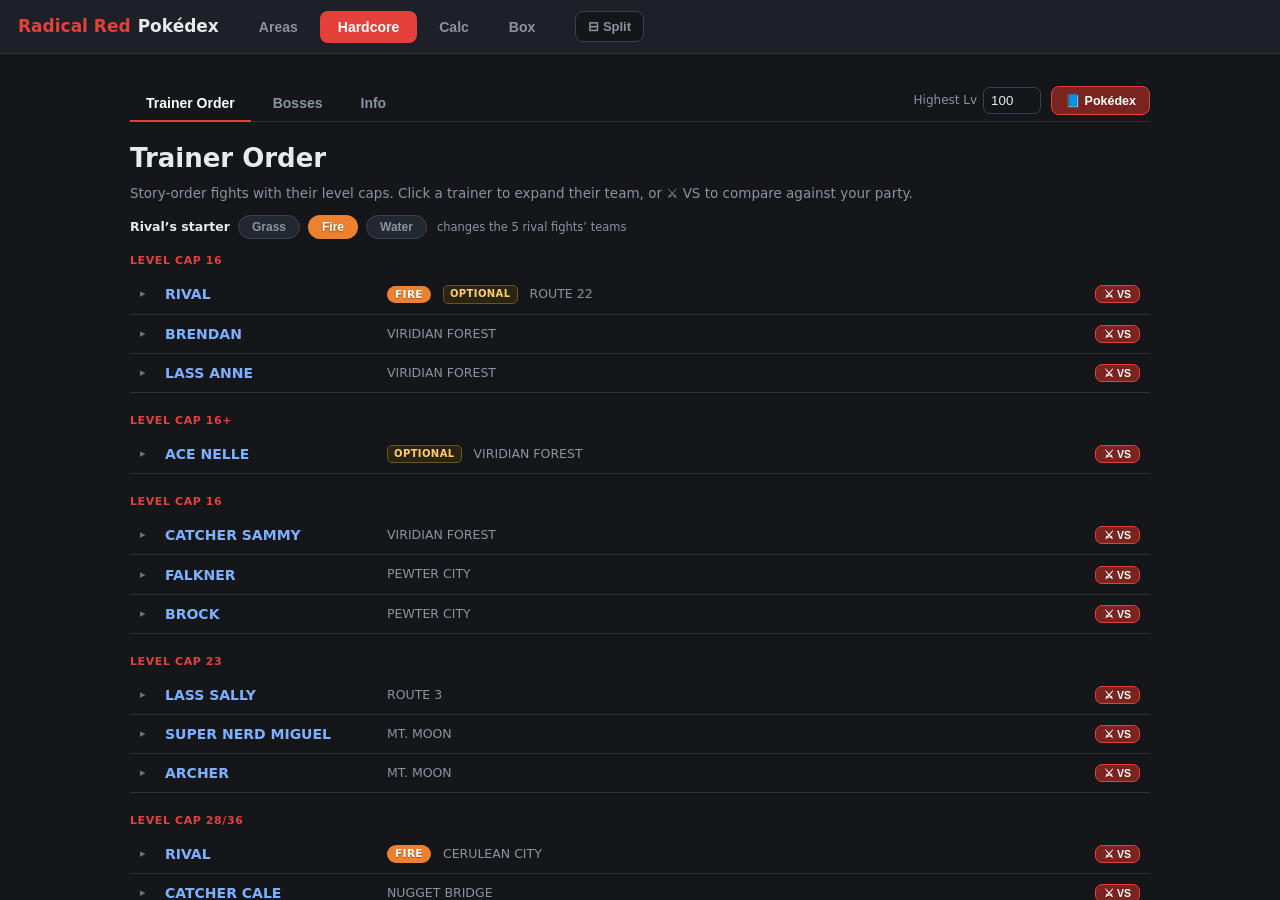
<file: index.html>
<!doctype html>
<html lang="en">
<head>
<meta charset="utf-8">
<meta name="viewport" content="width=device-width, initial-scale=1">
<title>Radical Red Pokédex</title>
<meta name="description" content="A Pokédex, location guide, and Hardcore boss reference for the Pokémon Radical Red romhack.">
<link rel="stylesheet" href="styles.css?v=14">
</head>
<body>
<div id="app" hidden>
  <header id="topbar">
    <div class="brand">Radical Red<span>Pokédex</span></div>
    <nav id="tabs">
      <button data-mode="areas">Areas</button>
      <button data-mode="hardcore" class="active">Hardcore</button>
      <button data-mode="calc">Calc</button>
      <button data-mode="box">Box</button>
    </nav>
    <button id="split-btn" title="Open a second pane side-by-side">⊟ Split</button>
    <nav id="tabs-right" hidden>
      <span class="tabs-label">▕ right:</span>
      <button data-rmode="areas">Areas</button>
      <button data-rmode="hardcore">Hardcore</button>
      <button data-rmode="calc">Calc</button>
      <button data-rmode="box">Box</button>
    </nav>
  </header>

  <div id="views">
    <!-- AREAS: full width -->
    <section id="view-areas" class="view fullview" hidden>
      <div id="ar-body"></div>
    </section>

    <!-- HARDCORE: full width -->
    <section id="view-hardcore" class="view fullview" hidden>
      <div id="hc-body"></div>
    </section>

    <!-- CALC: embedded Radical Red damage calculator -->
    <section id="view-calc" class="view" hidden>
      <iframe id="calc-frame" title="Radical Red Damage Calculator" data-src="calc/index.html"></iframe>
    </section>

    <!-- BOX: import a .sav and view your caught Pokémon -->
    <section id="view-box" class="view fullview" hidden>
      <div id="box-body"></div>
    </section>
  </div>
</div>

<div id="modal" hidden>
  <div class="modal-backdrop" data-close></div>
  <div class="modal-box" role="dialog" aria-modal="true">
    <button class="modal-x" data-close aria-label="Close">×</button>
    <div id="modal-content"></div>
  </div>
</div>

<div id="loading">
  <div class="spinner"></div>
  <div id="loading-text">Loading Radical Red data…</div>
</div>

<script src="sav.js?v=14"></script>
<script src="app.js?v=14"></script>
</body>
</html>
</file>
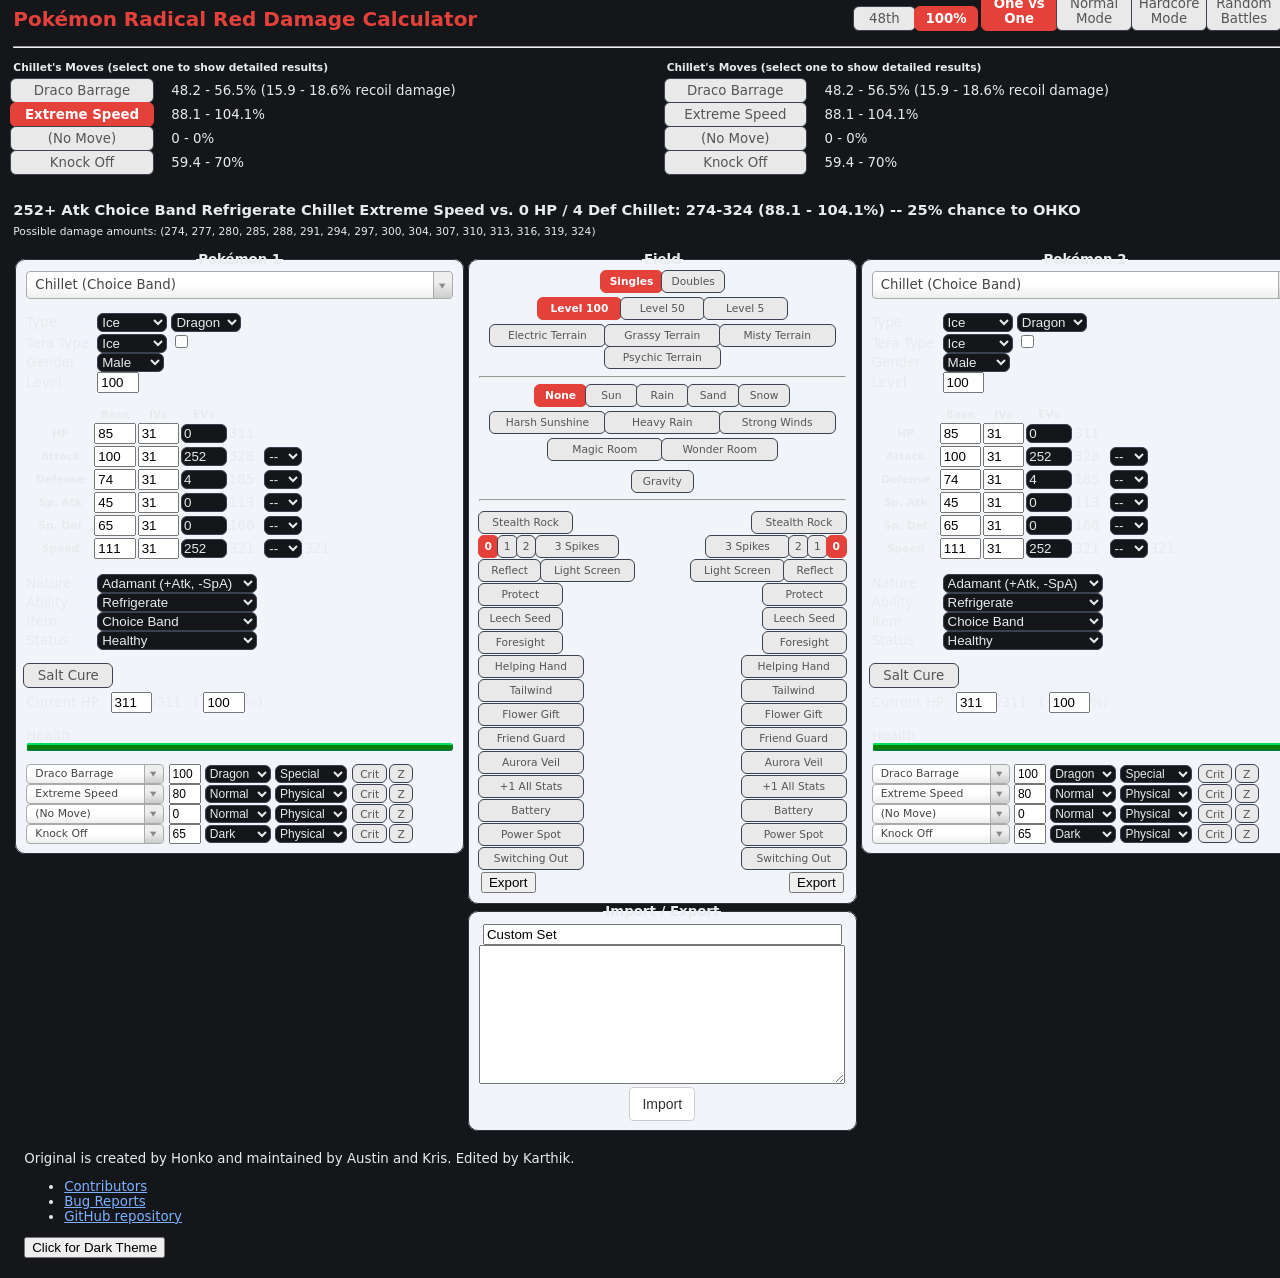
<file: calc/index.html>
<!DOCTYPE html>
<html lang="en">

<head>
    <meta charset="UTF-8" />
    <title>Pok&eacute;mon Radical Red Damage Calculator</title>
    <link type="text/css" rel="stylesheet" href="./js/vendor/select2/select2.css" />
    <link type="text/css" rel="stylesheet" href="./css/main.css?66af054b" />
    <link type="text/css" rel="stylesheet" href="./css/vendor/bootstrap.css" />
    <link type="text/css" rel="stylesheet" href="./css/dark-theme.css" id="dark-theme-styles">
    <link type="text/css" rel="stylesheet" href="./css/rr-theme.css" />
    <!-- Global site tag (gtag.js) - Google Analytics -->
    <script async src="https://www.googletagmanager.com/gtag/js?id=UA-26211653-3"></script>
    <script>
        window.dataLayer = window.dataLayer || [];
        function gtag(){dataLayer.push(arguments);}
        gtag('js', new Date());

        gtag('config', 'UA-26211653-3');

        window.onerror = function(err, uri, line) {
            gtag('event', 'exception', {'description': uri + ':' + line + ': ' + err});
            return false;
        };
    </script>
    <!-- Immediately loads the dark theme in order to reduce FOIT -->
    <script>
        /*
        * localStorage will only store strings
        * This means that if it has the value 'false',
        * It will be truey and incorrectly cause the
        * dark theme to load.
        */
        if (localStorage.getItem('darkTheme') !== 'true') {
            document.getElementById('dark-theme-styles').disabled = true;
        }
    </script>
</head>

<body class="dark-theme">

<nav><div class="header"><div class="header-inner">
    <ul class="nav">
        <li><a class="button nav-first" href="//pokemonshowdown.com"><img src="./img/pokemonshowdownbeta.png" alt="Pok&eacute;mon Showdown! (beta)" /> Home</a></li>
        <li><a class="button" href="//dex.radicalred.net">Pok&eacute;dex</a></li>
        <li><a class="button" href="//replay.pokemonshowdown.com/">Replays</a></li>
        <li><a class="button" href="//pokemonshowdown.com/ladder/">Ladder</a></li>
        <li><a class="button nav-last" href="//pokemonshowdown.com/forums/">Forum</a></li>
    </ul>
    <ul class="nav nav-play">
        <li><a class="button greenbutton nav-first nav-last" href="//play.radicalred.net/">Play</a></li>
    </ul>
    <div style="clear:both"></div>
</div></div></nav>
<div class="wrapper">

    <div aria-label="Settings" role="region">
        <span class="title-text" style="margin-right: 18em;">Pok&eacute;mon Radical Red Damage Calculator</span>
        <span class="genSelection" aria-labelledby="selectGenInstruction" role="radiogroup" title="Select the generation.">
            <span class="visually-hidden" id="selectGenInstruction">Select the generation.</span>
            <input class="gen visually-hidden" type="radio" name="gen" value="9" id="gen9" checked="checked" />
        </span>
        <span class="notationSelection" aria-labelledby="selectNotationInstruction" role="radiogroup" title="Select the output notation.">
            <span class="visually-hidden" id="selectNotationInstruction">Select the output notation.</span>
            <input class="notation visually-hidden" type="radio" name="notation" id="pixels" value="px" /><label class="btn btn-small btn-left" for="pixels">48th</label>
            <input class="notation visually-hidden" type="radio" name="notation" id="percentage" value="%" /><label class="btn btn-small btn-right" for="percentage">100%</label>
        </span>
        <span class="modeSelection" aria-labelledby="selectModeInstruction" role="radiogroup" title="Select the calculator's mode of function.">
            <span class="visually-hidden" id="selectModeInstruction">Select the calculator's mode of function.</span>
            <input class="mode visually-hidden" type="radio" name="mode" id="one-vs-one" checked="checked" /><label class="btn btn-left" for="one-vs-one">One vs One</label>
            <input class="mode visually-hidden" type="radio" name="mode" id="normal" /><label class="btn btn-mid" for="normal">Normal Mode</label>
            <input class="mode visually-hidden" type="radio" name="mode" id="hardcore" /><label class="btn btn-mid" for="hardcore">Hardcore Mode</label>
            <input class="mode visually-hidden" type="radio" name="mode" id="randoms" /><label class="btn btn-right" for="randoms">Random Battles</label>
        </span>
    </div>
    <hr />
    <div aria-label="Move selection" class="move-result-group" role="region" title="Select a move to show detailed results.">
        <div  aria-labelledby="resultHeaderL" class="move-result-subgroup" role="radiogroup">
            <div class="result-move-header"><span id="resultHeaderL">Pok&eacute;mon 1's Moves (select one to show detailed results)</span>
            </div>
            <div>
                <input class="result-move visually-hidden" type="radio" name="resultMove" id="resultMoveL1" checked="checked" aria-describedby="resultDamageL1" />
                <label class="btn btn-xxxwide btn-top" for="resultMoveL1">Loading...</label>
                <span id="resultDamageL1">??? - ???%</span>
            </div>
            <div>
                <input class="result-move visually-hidden" type="radio" name="resultMove" id="resultMoveL2" aria-describedby="resultDamageL2" />
                <label class="btn btn-xxxwide btn-mid" for="resultMoveL2">Loading...</label>
                <span id="resultDamageL2">??? - ???%</span>
            </div>
            <div>
                <input class="result-move visually-hidden" type="radio" name="resultMove" id="resultMoveL3" aria-describedby="resultDamageL3" />
                <label class="btn btn-xxxwide btn-mid" for="resultMoveL3">Loading...</label>
                <span id="resultDamageL3">??? - ???%</span>
            </div>
            <div>
                <input class="result-move visually-hidden" type="radio" name="resultMove" id="resultMoveL4" aria-describedby="resultDamageL4" />
                <label class="btn btn-xxxwide btn-bottom" for="resultMoveL4">Loading...</label>
                <span id="resultDamageL4">??? - ???%</span>
            </div>
        </div>
        <div aria-labelledby="resultHeaderR" class="move-result-subgroup" role="radiogroup">
            <div class="result-move-header"><span id="resultHeaderR">Pok&eacute;mon 2's Moves (select one to show detailed results)</span>
            </div>
            <div>
                <input class="result-move visually-hidden" type="radio" name="resultMove" id="resultMoveR1" aria-describedby="resultDamageR1" />
                <label class="btn btn-xxxwide btn-top" for="resultMoveR1">Loading...</label>
                <span id="resultDamageR1">??? - ???%</span>
            </div>
            <div>
                <input class="result-move visually-hidden" type="radio" name="resultMove" id="resultMoveR2" aria-describedby="resultDamageR2" />
                <label class="btn btn-xxxwide btn-mid" for="resultMoveR2">Loading...</label>
                <span id="resultDamageR2">??? - ???%</span>
            </div>
            <div>
                <input class="result-move visually-hidden" type="radio" name="resultMove" id="resultMoveR3" aria-describedby="resultDamageR3" />
                <label class="btn btn-xxxwide btn-mid" for="resultMoveR3">Loading...</label>
                <span id="resultDamageR3">??? - ???%</span>
            </div>
            <div>
                <input class="result-move visually-hidden" type="radio" name="resultMove" id="resultMoveR4" aria-describedby="resultDamageR4" />
                <label class="btn btn-xxxwide btn-bottom" for="resultMoveR4">Loading...</label>
                <span id="resultDamageR4">??? - ???%</span>
            </div>
        </div>
    </div>
    <div aria-label="Calculation results" class="main-result-group" role="region">
        <div class="big-text">
            <span id="mainResult" title="Click to copy.">Loading...</span>
            <div id="tooltipText">Copied</div>
        </div>
        <div class="small-text"><span id="damageValues">(If you see this message for more than a few seconds, try enabling JavaScript.)</span>
        </div>
    </div>

    <div aria-label="Pok&eacute;mon 1" class="panel" role="region">
        <fieldset class="poke-info" id="p1">
            <legend align="center">Pok&eacute;mon 1</legend>
            <input type="text" class="set-selector calc-trigger" />
            <span id="importedSetsOptions" style="width:auto; display:none">
                <input type="checkbox" id="importedSets" /> Only show imported sets <br />
                <button id="clearSets">Clear Imported Sets</button>
            </span>
            <div class="info-group top">
                <div>
                    <label>Type</label>
                    <select aria-label="type1" class="type1 terrain-trigger calc-trigger"></select>
                    <select aria-label="type2" class="type2 terrain-trigger calc-trigger"></select>
                </div>
                <div class="gen-specific g9">
                    <label>Tera Type</label>
                    <select class="teraType terrain-trigger calc-trigger"></select>
                    <input type="checkbox" title= "Has this Pok&eacute;mon terastalized?" class="teraToggle terrain-trigger calc-trigger">
                </div>
                <div class="hide">
                    <label>Forme</label>
                    <select class="forme calc-trigger"></select>
                </div>
                <div class="hide">
                    <label>Gender</label>
                    <select class="gender calc-trigger"><option></option><option selected="selected">Male</option><option>Female</option></select>
                </div>
                <div>
                    <label for="levelL1">Level</label>
                    <!--
                    We use inputmode="decimal" so that mobile devices will have a numpad appear when inputting values.
                    https://css-tricks.com/everything-you-ever-wanted-to-know-about-inputmode/#aa-decimal
                    -->
                    <input class="level calc-trigger" id="levelL1" value="100" inputmode="decimal" />
                </div>
                <div class="hide">
                    <label for="weightL1">Weight (kg)</label>
                    <input class="weight calc-trigger" id="weightL1" value="10.0" />
                </div>
            </div>
            <div class="info-group">
                <table>
                    <thead>
                        <tr>
                            <th></th>
                            <th scope="col">Base</th>
                            <th class="gen-specific g3 g4 g5 g6 g7 g8 g9" scope="col">IVs</th>
                            <th class="gen-specific g3 g4 g5 g6 g7 g8 g9" scope="col">EVs</th>
                            <th class="gen-specific g1 g2 hide" scope="col">DVs</th>
                            <th></th>
                            <th></th>
                        </tr>
                    </thead>
                    <tbody>
                        <tr class="hp">
                            <th scope="row">
                                <label>HP</label>
                            </th>
                            <td>
                                <input class="base calc-trigger" value="100" inputmode="decimal" />
                            </td>
                            <td class="gen-specific g3 g4 g5 g6 g7 g8 g9">
                                <input class="ivs calc-trigger" value="31" inputmode="decimal" />
                            </td>
                            <td class="gen-specific g3 g4 g5 g6 g7 g8 g9">
                                <input class="evs calc-trigger" type="number" min="0" max="252" step="4" value="0" inputmode="decimal" />
                            </td>
                            <td class="gen-specific g1 g2 hide">
                                <input class="dvs calc-trigger" value="15" disabled="disabled" inputmode="decimal" />
                            </td>
                            <td><span class="total">341</span>
                            </td>
                            <td></td>
                        </tr>
                        <tr class="at">
                            <th scope="row">
                                <label>Attack</label>
                            </th>
                            <td>
                                <input class="base calc-trigger" value="100" inputmode="decimal" />
                            </td>
                            <td class="gen-specific g3 g4 g5 g6 g7 g8 g9">
                                <input class="ivs calc-trigger" value="31" inputmode="decimal" />
                            </td>
                            <td class="gen-specific g3 g4 g5 g6 g7 g8 g9">
                                <input class="evs calc-trigger" type="number" min="0" max="252" step="4" value="0" inputmode="decimal" />
                            </td>
                            <td class="gen-specific g1 g2 hide">
                                <input class="dvs calc-trigger" value="15" inputmode="decimal" />
                            </td>
                            <td><span class="total">236</span>
                            </td>
                            <td>
                                <select class="boost calc-trigger">
                                    <option value="6">+6</option>
                                    <option value="5">+5</option>
                                    <option value="4">+4</option>
                                    <option value="3">+3</option>
                                    <option value="2">+2</option>
                                    <option value="1">+1</option>
                                    <option value="0" selected="selected">--</option>
                                    <option value="-1">-1</option>
                                    <option value="-2">-2</option>
                                    <option value="-3">-3</option>
                                    <option value="-4">-4</option>
                                    <option value="-5">-5</option>
                                    <option value="-6">-6</option>
                                </select>
                            </td>
                        </tr>
                        <tr class="df">
                            <th scope="row">
                                <label>Defense</label>
                            </th>
                            <td>
                                <input class="base calc-trigger" value="100" inputmode="decimal" />
                            </td>
                            <td class="gen-specific g3 g4 g5 g6 g7 g8 g9">
                                <input class="ivs calc-trigger" value="31" inputmode="decimal" />
                            </td>
                            <td class="gen-specific g3 g4 g5 g6 g7 g8 g9">
                                <input class="evs calc-trigger" type="number" min="0" max="252" step="4" value="0" inputmode="decimal" />
                            </td>
                            <td class="gen-specific g1 g2 hide">
                                <input class="dvs calc-trigger" value="15" inputmode="decimal" />
                            </td>
                            <td><span class="total">236</span>
                            </td>
                            <td>
                                <select class="boost calc-trigger">
                                    <option value="6">+6</option>
                                    <option value="5">+5</option>
                                    <option value="4">+4</option>
                                    <option value="3">+3</option>
                                    <option value="2">+2</option>
                                    <option value="1">+1</option>
                                    <option value="0" selected="selected">--</option>
                                    <option value="-1">-1</option>
                                    <option value="-2">-2</option>
                                    <option value="-3">-3</option>
                                    <option value="-4">-4</option>
                                    <option value="-5">-5</option>
                                    <option value="-6">-6</option>
                                </select>
                            </td>
                        </tr>
                        <tr class="sa gen-specific g2 g3 g4 g5 g6 g7 g8 g9">
                            <th scope="row">
                                <label>Sp. Atk</label>
                            </th>
                            <td>
                                <input class="base calc-trigger" value="100" inputmode="decimal" />
                            </td>
                            <td class="gen-specific g3 g4 g5 g6 g7 g8 g9">
                                <input class="ivs calc-trigger" value="31" inputmode="decimal" />
                            </td>
                            <td class="gen-specific g3 g4 g5 g6 g7 g8 g9">
                                <input class="evs calc-trigger" type="number" min="0" max="252" step="4" value="0" inputmode="decimal" />
                            </td>
                            <td class="gen-specific g1 g2 hide">
                                <input class="dvs calc-trigger" value="15" inputmode="decimal" />
                            </td>
                            <td><span class="total">236</span>
                            </td>
                            <td>
                                <select class="boost calc-trigger">
                                    <option value="6">+6</option>
                                    <option value="5">+5</option>
                                    <option value="4">+4</option>
                                    <option value="3">+3</option>
                                    <option value="2">+2</option>
                                    <option value="1">+1</option>
                                    <option value="0" selected="selected">--</option>
                                    <option value="-1">-1</option>
                                    <option value="-2">-2</option>
                                    <option value="-3">-3</option>
                                    <option value="-4">-4</option>
                                    <option value="-5">-5</option>
                                    <option value="-6">-6</option>
                                </select>
                            </td>
                        </tr>
                        <tr class="sd gen-specific g2 g3 g4 g5 g6 g7 g8 g9">
                            <th scope="row">
                                <label>Sp. Def</label>
                            </th>
                            <td>
                                <input class="base calc-trigger" value="100" inputmode="decimal" />
                            </td>
                            <td class="gen-specific g3 g4 g5 g6 g7 g8 g9">
                                <input class="ivs calc-trigger" value="31" inputmode="decimal" />
                            </td>
                            <td class="gen-specific g3 g4 g5 g6 g7 g8 g9">
                                <input class="evs calc-trigger" type="number" min="0" max="252" step="4" value="0" inputmode="decimal" />
                            </td>
                            <td class="gen-specific g1 g2 hide">
                                <input class="dvs calc-trigger" value="15" disabled="disabled" inputmode="decimal" />
                            </td>
                            <td><span class="total">236</span>
                            </td>
                            <td>
                                <select class="boost calc-trigger">
                                    <option value="6">+6</option>
                                    <option value="5">+5</option>
                                    <option value="4">+4</option>
                                    <option value="3">+3</option>
                                    <option value="2">+2</option>
                                    <option value="1">+1</option>
                                    <option value="0" selected="selected">--</option>
                                    <option value="-1">-1</option>
                                    <option value="-2">-2</option>
                                    <option value="-3">-3</option>
                                    <option value="-4">-4</option>
                                    <option value="-5">-5</option>
                                    <option value="-6">-6</option>
                                </select>
                            </td>
                        </tr>
                        <tr class="sl gen-specific g1 hide">
                            <th scope="row">
                                <label>Special</label>
                            </th>
                            <td>
                                <input class="base calc-trigger" value="100" inputmode="decimal" />
                            </td>
                            <td>
                                <input class="dvs calc-trigger" value="15" inputmode="decimal" />
                            </td>
                            <td><span class="total">236</span>
                            </td>
                            <td>
                                <select class="boost calc-trigger">
                                    <option value="6">+6</option>
                                    <option value="5">+5</option>
                                    <option value="4">+4</option>
                                    <option value="3">+3</option>
                                    <option value="2">+2</option>
                                    <option value="1">+1</option>
                                    <option value="0" selected="selected">--</option>
                                    <option value="-1">-1</option>
                                    <option value="-2">-2</option>
                                    <option value="-3">-3</option>
                                    <option value="-4">-4</option>
                                    <option value="-5">-5</option>
                                    <option value="-6">-6</option>
                                </select>
                            </td>
                        </tr>
                        <tr class="sp">
                            <th scope="row">
                                <label>Speed</label>
                            </th>
                            <td>
                                <input class="base calc-trigger" value="100" inputmode="decimal" />
                            </td>
                            <td class="gen-specific g3 g4 g5 g6 g7 g8 g9">
                                <input class="ivs calc-trigger" value="31" inputmode="decimal" />
                            </td>
                            <td class="gen-specific g3 g4 g5 g6 g7 g8 g9">
                                <input class="evs calc-trigger" type="number" min="0" max="252" step="4" value="0" inputmode="decimal" />
                            </td>
                            <td class="gen-specific g1 g2 hide">
                                <input class="dvs calc-trigger" value="15" inputmode="decimal" />
                            </td>
                            <td><span class="total">236</span>
                            </td>
                            <td>
                                <select class="boost calc-trigger">
                                    <option value="6">+6</option>
                                    <option value="5">+5</option>
                                    <option value="4">+4</option>
                                    <option value="3">+3</option>
                                    <option value="2">+2</option>
                                    <option value="1">+1</option>
                                    <option value="0" selected="selected">--</option>
                                    <option value="-1">-1</option>
                                    <option value="-2">-2</option>
                                    <option value="-3">-3</option>
                                    <option value="-4">-4</option>
                                    <option value="-5">-5</option>
                                    <option value="-6">-6</option>
                                </select>
                            </td>
                            <td><span class="totalMod">---</span>
                            </td>
                        </tr>
                    </tbody>
                </table>
            </div>
            <div class="info-group info-selectors">
                <div class="gen-specific g3 g4 g5 g6 g7 g8 g9">
                    <label for="natureL1">Nature</label>
                    <select class="nature calc-trigger" id="natureL1">
                        <option value="Adamant">Adamant (+Atk, -SpA)</option>
                        <option value="Bashful">Bashful</option>
                        <option value="Bold">Bold (+Def, -Atk)</option>
                        <option value="Brave">Brave (+Atk, -Spe)</option>
                        <option value="Calm">Calm (+SpD, -Atk)</option>
                        <option value="Careful">Careful (+SpD, -SpA)</option>
                        <option value="Docile">Docile</option>
                        <option value="Gentle">Gentle (+SpD, -Def)</option>
                        <option value="Hardy" selected="selected">Hardy</option>
                        <option value="Hasty">Hasty (+Spe, -Def)</option>
                        <option value="Impish">Impish (+Def, -SpA)</option>
                        <option value="Jolly">Jolly (+Spe, -SpA)</option>
                        <option value="Lax">Lax (+Def, -SpD)</option>
                        <option value="Lonely">Lonely (+Atk, -Def)</option>
                        <option value="Mild">Mild (+SpA, -Def)</option>
                        <option value="Modest">Modest (+SpA, -Atk)</option>
                        <option value="Naive">Naive (+Spe, -SpD)</option>
                        <option value="Naughty">Naughty (+Atk, -SpD)</option>
                        <option value="Quiet">Quiet (+SpA, -Spe)</option>
                        <option value="Quirky">Quirky</option>
                        <option value="Rash">Rash (+SpA, -SpD)</option>
                        <option value="Relaxed">Relaxed (+Def, -Spe)</option>
                        <option value="Sassy">Sassy (+SpD, -Spe)</option>
                        <option value="Serious">Serious</option>
                        <option value="Timid">Timid (+Spe, -Atk)</option>
                    </select>
                </div>
                <div class="gen-specific g3 g4 g5 g6 g7 g8 g9">
                    <label for="abilityL1">Ability</label>
                    <select class="ability terrain-trigger calc-trigger" id="abilityL1"></select>
                    <input hidden type="checkbox" title= "Is this ability active?" class="abilityToggle calc-trigger">
                    <select hidden aria-label="Allies fainted" class="alliesFainted calc-trigger">
                        <option value="0">Zero allies fainted</option>
                        <option value="1">One ally fainted</option>
                        <option value="2">Two allies fainted</option>
                        <option value="3">Three allies fainted</option>
                        <option value="4">Four allies fainted</option>
                        <option value="5">Five allies fainted</option>
                    </select>
                    <select hidden aria-label="Boosted Stat" title="What stat is boosted by this ability?" class="boostedStat calc-trigger">
                        <option value="auto">Auto-Select</option>
                        <option value="">Inactive</option>
                        <option value="atk">Attack</option>
                        <option value="def">Defense</option>
                        <option value="spa">Special Attack</option>
                        <option value="spd">Special Defense</option>
                        <option value="spe">Speed</option>
                    </select>
                </div>
                <div class="gen-specific g2 g3 g4 g5 g6 g7 g8 g9">
                    <label for="itemL1">Item</label>
                    <select class="item terrain-trigger calc-trigger" id="itemL1"></select>
                </div>
                <div>
                    <label for="statusL1">Status</label>
                    <select class="status calc-trigger" id="statusL1">
                        <option value="Healthy">Healthy</option>
                        <option value="Poisoned">Poisoned</option>
                        <option value="Badly Poisoned">Badly Poisoned</option>
                        <option value="Burned">Burned</option>
                        <option value="Paralyzed">Paralyzed</option>
                        <option value="Asleep">Asleep</option>
                        <option value="Frostbitten">Frostbitten</option>
                    </select>
                    <select aria-label="Toxic counter" class="toxic-counter calc-trigger hide">
                        <option value="1">1/16</option>
                        <option value="2">2/16</option>
                        <option value="3">3/16</option>
                        <option value="4">4/16</option>
                        <option value="5">5/16</option>
                        <option value="6">6/16</option>
                        <option value="7">7/16</option>
                        <option value="8">8/16</option>
                        <option value="9">9/16</option>
                        <option value="10">10/16</option>
                        <option value="11">11/16</option>
                        <option value="12">12/16</option>
                        <option value="13">13/16</option>
                        <option value="14">14/16</option>
                        <option value="15">15/16</option>
                    </select>
                </div>
            </div>
            <div class="info-group gen-specific g9">
                <div class="left" title="Has this Pok&eacute;mon been cured with Salt Cure?">
                    <div hidden id="selectRevealInstruction">Has this Pok&eacute;mon been cured with Salt Cure?</div>
                    <input aria-describedby="selectRevealInstruction" class="visually-hidden saltcure calc-trigger" type="checkbox" id="cureL" />
                    <label class="btn btn-xxwide" for="cureL">Salt Cure</label>
                </div>
                <br />
            </div>
            <div class="info-group">
                <label for="currentHpL1">Current HP</label>
                <input class="current-hp calc-trigger" id="currentHpL1" value="341" inputmode="decimal" />/<span class="max-hp">341</span> (
                <input class="percent-hp calc-trigger" value="100" inputmode="decimal" />%)
                <input class="visually-hidden max calc-trigger btn-input" type="checkbox" id="maxL" />
                <label class="btn btn-xwide gen-specific g8 hide" for="maxL"
                title="Use the corresponding Max Move?">Dynamax</label>
                <br />
                <br />
                Health <div class="hpbar"></div>
            </div>
            <div hidden id="criticalHitInstruction">Force this attack to be a critical hit?</div>
            <div hidden id="zMoveInstruction">Make this attack a Z-move?</div>
            <div class="move1">
                <select class="move-selector calc-trigger small-select"></select>
                <input class="move-bp calc-trigger" value="50" inputmode="decimal" />
                <select class="move-type calc-trigger"></select>
                <select class="move-cat calc-trigger gen-specific g4 g5 g6 g7 g8 g9">
                    <option value="Physical">Physical</option>
                    <option value="Special">Special</option>
                </select>
                <input aria-describedby="criticalHitInstruction" class="move-crit calc-trigger visually-hidden" type="checkbox" id="critL1" />
                <label class="btn crit-btn" for="critL1" title="Force this attack to be a critical hit?">Crit</label>
                <input aria-describedby="zMoveInstruction" class="move-z calc-trigger visually-hidden" type="checkbox" id="zL1"/>
                <label class="btn z-btn gen-specific g7 g8 g9" for="zL1" title="Make this attack a Z-move?">Z</label>
                <input aria-describedby="stellarBoostInstruction" class="move-stellar calc-trigger visually-hidden" type="checkbox" id="stellarL1" />
                <label class="stellar-btn btn" style="display: none;" for="stellarL1" title="Make this attack Stellar boosted?">Stellar</label>
                <select class="move-hits calc-trigger hide">
                    <option value="2">2 hits</option>
                    <option value="3">3 hits</option>
                    <option value="4">4 hits</option>
                    <option value="5">5 hits</option>
                </select>
                <select class="stat-drops calc-trigger hide" title="How many times was this move used in a row?">>
                    <option value="1">Once</option>
                    <option value="2">Twice</option>
                    <option value="3">3 times</option>
                    <option value="4">4 times</option>
                    <option value="5">5 times</option>
                </select>
                <select class="metronome calc-trigger hide" title="How many times was this move successfully and consecutively used while holding Metronome before this turn?">
                    <option value="0">Never</option>
                    <option value="1">Once</option>
                    <option value="2">Twice</option>
                    <option value="3">3 times</option>
                    <option value="4">4 times</option>
                    <option value="5">5 times</option>
                </select>
            </div>
            <div class="move2">
                <select class="move-selector calc-trigger small-select"></select>
                <input class="move-bp calc-trigger" value="0" inputmode="decimal" />
                <select class="move-type calc-trigger"></select>
                <select class="move-cat calc-trigger gen-specific g4 g5 g6 g7 g8 g9">
                    <option value="Physical">Physical</option>
                    <option value="Special">Special</option>
                </select>
                <input aria-describedby="criticalHitInstruction" class="move-crit calc-trigger visually-hidden" type="checkbox" id="critL2" />
                <label class="btn crit-btn" for="critL2" title="Force this attack to be a critical hit?">Crit</label>
                <input aria-describedby="zMoveInstruction" class="move-z calc-trigger visually-hidden" type="checkbox" id="zL2"/>
                <label class="btn z-btn gen-specific g7 g8 g9" for="zL2" title="Make this attack a Z-move?">Z</label>
                <input aria-describedby="stellarBoostInstruction" class="move-stellar calc-trigger visually-hidden" type="checkbox" id="stellarL2" />
                <label class="stellar-btn btn" style="display: none;" for="stellarL2" title="Make this attack Stellar boosted?">Stellar</label>
                <select class="move-hits calc-trigger hide">
                    <option value="2">2 hits</option>
                    <option value="3">3 hits</option>
                    <option value="4">4 hits</option>
                    <option value="5">5 hits</option>
                </select>
                <select class="stat-drops calc-trigger hide" title="How many times was this move used in a row?">>
                    <option value="1">Once</option>
                    <option value="2">Twice</option>
                    <option value="3">3 times</option>
                    <option value="4">4 times</option>
                    <option value="5">5 times</option>
                </select>
                <select class="metronome calc-trigger hide" title="How many times was this move successfully and consecutively used while holding Metronome before this turn?">
                    <option value="0">Never</option>
                    <option value="1">Once</option>
                    <option value="2">Twice</option>
                    <option value="3">3 times</option>
                    <option value="4">4 times</option>
                    <option value="5">5 times</option>
                </select>
            </div>
            <div class="move3">
                <select class="move-selector calc-trigger small-select"></select>
                <input class="move-bp calc-trigger" value="0" inputmode="decimal" />
                <select class="move-type calc-trigger"></select>
                <select class="move-cat calc-trigger gen-specific g4 g5 g6 g7 g8 g9">
                    <option value="Physical">Physical</option>
                    <option value="Special">Special</option>
                </select>
                <input aria-describedby="criticalHitInstruction" class="move-crit calc-trigger visually-hidden" type="checkbox" id="critL3" />
                <label class="btn crit-btn" for="critL3" title="Force this attack to be a critical hit?">Crit</label>
                <input aria-describedby="zMoveInstruction" class="move-z calc-trigger visually-hidden" type="checkbox" id="zL3"/>
                <label class="btn z-btn gen-specific g7 g8 g9" for="zL3" title="Make this attack a Z-move?">Z</label>
                <input aria-describedby="stellarBoostInstruction" class="move-stellar calc-trigger visually-hidden" type="checkbox" id="stellarL3" />
                <label class="stellar-btn btn" style="display: none;" for="stellarL3" title="Make this attack Stellar boosted?">Stellar</label>
                <select class="move-hits calc-trigger hide">
                    <option value="2">2 hits</option>
                    <option value="3">3 hits</option>
                    <option value="4">4 hits</option>
                    <option value="5">5 hits</option>
                </select>
                <select class="stat-drops calc-trigger hide" title="How many times was this move used in a row?">>
                    <option value="1">Once</option>
                    <option value="2">Twice</option>
                    <option value="3">3 times</option>
                    <option value="4">4 times</option>
                    <option value="5">5 times</option>
                </select>
                <select class="metronome calc-trigger hide" title="How many times was this move successfully and consecutively used while holding Metronome before this turn?">
                    <option value="0">Never</option>
                    <option value="1">Once</option>
                    <option value="2">Twice</option>
                    <option value="3">3 times</option>
                    <option value="4">4 times</option>
                    <option value="5">5 times</option>
                </select>
            </div>
            <div class="move4">
                <select class="move-selector calc-trigger small-select"></select>
                <input class="move-bp calc-trigger" value="0" inputmode="decimal" />
                <select class="move-type calc-trigger"></select>
                <select class="move-cat calc-trigger gen-specific g4 g5 g6 g7 g8 g9">
                    <option value="Physical">Physical</option>
                    <option value="Special">Special</option>
                </select>
                <input aria-describedby="criticalHitInstruction" class="move-crit calc-trigger visually-hidden" type="checkbox" id="critL4" />
                <label class="btn crit-btn" for="critL4" title="Force this attack to be a critical hit?">Crit</label>
                <input aria-describedby="zMoveInstruction" class="move-z calc-trigger visually-hidden" type="checkbox" id="zL4"/>
                <label class="btn z-btn gen-specific g7 g8 g9" for="zL4" title="Make this attack a Z-move?">Z</label>
                <input aria-describedby="stellarBoostInstruction" class="move-stellar calc-trigger visually-hidden" type="checkbox" id="stellarL4" />
                <label class="stellar-btn btn" style="display: none;" for="stellarL4" title="Make this attack Stellar boosted?">Stellar</label>
                <select class="move-hits calc-trigger hide">
                    <option value="2">2 hits</option>
                    <option value="3">3 hits</option>
                    <option value="4">4 hits</option>
                    <option value="5">5 hits</option>
                </select>
                <select class="stat-drops calc-trigger hide" title="How many times was this move used in a row?">>
                    <option value="1">Once</option>
                    <option value="2">Twice</option>
                    <option value="3">3 times</option>
                    <option value="4">4 times</option>
                    <option value="5">5 times</option>
                </select>
                <select class="metronome calc-trigger hide" title="How many times was this move successfully and consecutively used while holding Metronome before this turn?">
                    <option value="0">Never</option>
                    <option value="1">Once</option>
                    <option value="2">Twice</option>
                    <option value="3">3 times</option>
                    <option value="4">4 times</option>
                    <option value="5">5 times</option>
                </select>
            </div>
        </fieldset>
    </div>

    <div class="panel">
        <div aria-label="Field information" role="region">
            <fieldset class="field-info">
                <legend align="center">Field</legend>
                <div aria-labelledby="selectBattleFormatInstruction" class="gen-specific g3 g4 g5 g6 g7 g8 g9" role="radiogroup" style="width: 10.6em; margin: 0 auto 5px;" title="Select the battle format.">
                    <span class="visually-hidden" id="selectBattleFormatInstruction">Select the battle format.</span>
                    <input class="visually-hidden calc-trigger" type="radio" name="format" value="Singles" id="singles-format" />
                    <label class="btn btn-left" for="singles-format">Singles</label>
                    <input class="visually-hidden calc-trigger" type="radio" name="format" value="Doubles" id="doubles-format" />
                    <label class="btn btn-right" for="doubles-format">Doubles</label>
                </div>
                <div aria-labelledby="selectDefaultLevelInstruction" role="radiogroup" style="margin: auto auto 5px;" title="Select the default level.">
                   <span class="visually-hidden" id="selectDefaultLevelInstruction">Select the default level.</span>
                   <input class="visually-hidden calc-trigger" type="radio" name="defaultLevel" value="100" id="default-level-100" />
                   <label class="btn btn-wide btn-left" for="default-level-100">Level 100</label>
                   <input class="visually-hidden calc-trigger gen-specific g4 g5 g6 g7 g8 g9" type="radio" name="defaultLevel" value="50" id="default-level-50" />
                   <label class="btn btn-wide btn-mid gen-specific g4 g5 g6 g7 g8 g9" for="default-level-50">Level 50</label>
                   <input class="visually-hidden calc-trigger" type="radio" name="defaultLevel" value="5" id="default-level-5" />
                   <label class="btn btn-wide btn-right" for="default-level-5">Level 5</label>
               </div>
                <div aria-labelledby="selectTerrainInstruction" class="gen-specific g6 g7 g8 g9" role="group" title="Select the current terrain.">
                    <span class="visually-hidden" id="selectTerrainInstruction">Select the current terrain.</span>
                    <input class="visually-hidden terrain-trigger calc-trigger" type="checkbox" name="terrain" value="Electric" id="electric" /><label class="btn btn-xxxwide btn-left" for="electric">Electric Terrain</label>
                    <input class="visually-hidden terrain-trigger calc-trigger" type="checkbox" name="terrain" value="Grassy" id="grassy" /><label class="btn btn-xxxwide btn-mid" for="grassy">Grassy Terrain</label>
                    <input class="visually-hidden terrain-trigger calc-trigger" type="checkbox" name="terrain" value="Misty" id="misty" /><label class="btn btn-xxxwide btn-right" for="misty">Misty Terrain</label>
                    <input class="visually-hidden terrain-trigger calc-trigger" type="checkbox" name="terrain" value="Psychic" id="psychic" /><label class="btn btn-xxxwide btn-mid" for="psychic">Psychic Terrain</label>
                </div>
                <div aria-labelledby="selectRuinInstruction" class="gen-specific g9 format-specific doubles" role="group" style="margin: 5px auto auto;" title="Select the ruin abilities from other Pok&eacute;mon on the field.">
                    <span class="visually-hidden" id="selectRuinInstruction">Select the active Ruin abilities from other Poke&eacute;mon on the field.</span>
                    <input class="visually-hidden calc-trigger" type="checkbox" name="ruin" value="Beads" id="beads" />
                    <label class="btn btn-xxxwide btn-left" for="beads">Beads of Ruin</label>
                    <input class="visually-hidden calc-trigger" type="checkbox" name="ruin" value="Tablets" id="tablets" />
                    <label class="btn btn-xxxwide btn-mid" for="tablets">Tablets of Ruin</label>
                    <input class="visually-hidden calc-trigger" type="checkbox" name="ruin" value="Sword" id="sword" />
                    <label class="btn btn-xxxwide btn-right" for="sword">Sword of Ruin</label>
                    <input class="visually-hidden calc-trigger" type="checkbox" name="ruin" value="Vessel" id="vessel" />
                    <label class="btn btn-xxxwide btn-mid" for="vessel">Vessel of Ruin</label>
                </div>
                <hr class="gen-specific g6 g7 g8 g9" />
                <div aria-labelledby="selectWeatherInstruction" role="radiogroup">
                    <span class="visually-hidden" id="selectWeatherInstruction">Select the current weather condition.</span>
                    <div class="gen-specific g3 g4 g5 g6 g7 g8 g9" style="width: 22.2em; margin: 5px auto;" title="Select the current weather condition.">
                        <input class="visually-hidden calc-trigger" type="radio" name="weather" value="" id="clear" checked="checked" />
                        <label class="btn btn-small btn-left" for="clear">None</label>
                        <input class="visually-hidden calc-trigger" type="radio" name="weather" value="Sun" id="sun" />
                        <label class="btn btn-small btn-mid" for="sun">Sun</label>
                        <input class="visually-hidden calc-trigger" type="radio" name="weather" value="Rain" id="rain" />
                        <label class="btn btn-small btn-mid" for="rain">Rain</label>
                        <input class="visually-hidden calc-trigger" type="radio" name="weather" value="Sand" id="sand" />
                        <label class="btn btn-small btn-mid" for="sand">Sand</label>
                        <span class="gen-specific g3 g4 g5 g6 g7 g8">
                            <input class="visually-hidden calc-trigger" type="radio" name="weather" value="Hail" id="hail" />
                            <label class="btn btn-small btn-right" for="hail">Hail</label>
                        </span>
                        <span class="gen-specific g9">
                            <input class="visually-hidden calc-trigger" type="radio" name="weather" value="Snow" id="snow" />
                            <label class="btn btn-small btn-right" for="snow">Snow</label>
                        </span>
                    </div>
                    <div class="gen-specific g6 g7 g8 g9" title="Select the current weather condition.">
                        <input class="visually-hidden calc-trigger" type="radio" name="weather" value="Harsh Sunshine" id="harsh-sunshine" />
                        <label class="btn btn-xxxwide btn-left" for="harsh-sunshine">Harsh Sunshine</label>
                        <input class="visually-hidden calc-trigger" type="radio" name="weather" value="Heavy Rain" id="heavy-rain" />
                        <label class="btn btn-xxxwide btn-mid" for="heavy-rain">Heavy Rain</label>
                        <input class="visually-hidden calc-trigger" type="radio" name="weather" value="Strong Winds" id="strong-winds" />
                        <label class="btn btn-xxxwide btn-right" for="strong-winds">Strong Winds</label>
                    </div>
                  </div>
                <div aria-labelledby="selectGscWeatherInstruction" class="gen-specific g2 hide" role="radiogroup" style="width: 17.8em; margin: 0 auto 5px;" title="Select the current weather condition.">
                    <span class="visually-hidden" id="selectGscWeatherInstruction">Select the current weather condition.</span>
                    <input class="visually-hidden calc-trigger" type="radio" name="gscWeather" value="" id="gscClear" checked="checked" />
                    <label class="btn btn-small btn-left" for="gscClear">None</label>
                    <input class="visually-hidden calc-trigger" type="radio" name="gscWeather" value="Sun" id="gscSun" />
                    <label class="btn btn-small btn-mid" for="gscSun">Sun</label>
                    <input class="visually-hidden calc-trigger" type="radio" name="gscWeather" value="Rain" id="gscRain" />
                    <label class="btn btn-small btn-mid" for="gscRain">Rain</label>
                    <input class="visually-hidden calc-trigger" type="radio" name="gscWeather" value="Sand" id="gscSand" />
                    <label class="btn btn-small btn-right" for="gscSand">Sand</label>
                </div>
                <div class="gen-specific g5 g6 g7 g8 g9" style="width: 22.2em; margin: 5px auto; display: inline-block;">
                    <span hidden id="magicRoomInstruction">Is Magic Room in effect?</span>
                    <span hidden id="wonderRoomInstruction">Is Wonder Room in effect?</span>
                    <input aria-describedby="magicRoomInstruction" class="visually-hidden calc-trigger" type="checkbox" id="magicroom" />
                    <label class="btn btn-xxxwide btn-left" for="magicroom">Magic Room</label>
                    <input aria-describedby="wonderRoomInstruction" class="visually-hidden calc-trigger" type="checkbox" id="wonderroom" />
                    <label class="btn btn-xxxwide btn-right" for="wonderroom">Wonder Room</label>
                </div>
                <div class="gen-specific g4 g5 g6 g7 g8 g9" style="width: 5.3em; margin: 5px auto;" title="Is gravity in effect?">
                    <span hidden id="gravityInstruction">Is gravity in effect?</span>
                    <input aria-describedby="gravityInstruction" class="visually-hidden calc-trigger" type="checkbox" id="gravity" />
                    <label class="btn" for="gravity">Gravity</label>
                </div>
                <hr class="gen-specific g2 g3 g4 g5 g6 g7 g8 g9" />
                <table class="field">
                    <thead>
                        <tr>
                            <th scope="col"><div class="visually-hidden">Pok&eacute;mon 1's side</div></th>
                            <th scope="col"><div class="visually-hidden">Pok&eacute;mon 2's side</div></th>
                        </tr>
                    </thead>
                    <tbody>
                        <tr class="gen-specific g4 g5 g6 g7 g8 g9">
                            <div hidden id="selectStealthRockInstruction">Is Stealth Rock affecting this side of the field?</div>
                            <td><div class="left" title="Is Stealth Rock affecting this side of the field?">
                                <input aria-describedby="selectStealthRockInstruction" class="visually-hidden calc-trigger" type="checkbox" id="srL" />
                                <label class="btn btn-xwide" for="srL">Stealth Rock</label>
                            </div></td>
                            <td><div class="right" title="Is Stealth Rock affecting this side of the field?">
                                <input aria-describedby="selectStealthRockInstruction" class="visually-hidden calc-trigger" type="checkbox" id="srR" />
                                <label class="btn btn-xwide" for="srR">Stealth Rock</label>
                            </div></td>
                        </tr>
                        <tr class="gen-specific g3 g4 g5 g6 g7 g8 g9">
                            <div hidden id="selectSpikeInstruction">Are there Spikes on this side of the field?</div>
                            <td><div aria-labelledby="selectSpikeInstruction" class="left" role="radiogroup" title="Are there Spikes on this side of the field?">
                                <input class="visually-hidden calc-trigger" type="radio" name="spikesL" value="0" id="spikesL0" checked="checked" />
                                <label class="btn btn-xsmall btn-left" for="spikesL0">0</label>
                                <input class="visually-hidden calc-trigger" type="radio" name="spikesL" value="1" id="spikesL1" />
                                <label class="btn btn-xsmall btn-mid" for="spikesL1">1</label>
                                <input class="visually-hidden calc-trigger" type="radio" name="spikesL" value="2" id="spikesL2" />
                                <label class="btn btn-xsmall btn-mid" for="spikesL2">2</label>
                                <input class="visually-hidden calc-trigger" type="radio" name="spikesL" value="3" id="spikesL3" />
                                <label class="btn btn-wide btn-right" for="spikesL3">3 Spikes</label>
                            </div></td>
                            <td><div aria-labelledby="selectSpikeInstruction" class="right" role="radiogroup" title="Are there Spikes on this side of the field?">
                                <input class="visually-hidden calc-trigger" type="radio" name="spikesR" value="3" id="spikesR3" />
                                <label class="btn btn-wide btn-left" for="spikesR3">3 Spikes</label>
                                <input class="visually-hidden calc-trigger" type="radio" name="spikesR" value="2" id="spikesR2" />
                                <label class="btn btn-xsmall btn-mid" for="spikesR2">2</label>
                                <input class="visually-hidden calc-trigger" type="radio" name="spikesR" value="1" id="spikesR1" />
                                <label class="btn btn-xsmall btn-mid" for="spikesR1">1</label>
                                <input class="visually-hidden calc-trigger" type="radio" name="spikesR" value="0" id="spikesR0" checked="checked" />
                                <label class="btn btn-xsmall btn-right" for="spikesR0">0</label>
                            </div></td>
                        </tr>
                        <tr class="gen-specific g2">
                            <td><div class="left" title="Are there Spikes on this side of the field?">
                                <input aria-describedby="selectSpikeInstruction" class="visually-hidden calc-trigger" type="checkbox" id="gscSpikesL" />
                                <label class="btn" for="gscSpikesL">Spikes</label>
                            </div></td>
                            <td><div class="right" title="Are there Spikes on this side of the field?">
                                <input aria-describedby="selectSpikeInstruction" class="visually-hidden calc-trigger" type="checkbox" id="gscSpikesR" />
                                <label class="btn" for="gscSpikesR">Spikes</label>
                            </div></td>
                        </tr>
                        <tr>
                            <td><div class="left" title="Is this Pok&eacute;mon protected by Reflect and/or Light Screen?">
                                <div hidden id="selectScreenInstruction">Is this Pok&eacute;mon protected by Reflect and/or Light Screen?</div>
                                <input aria-describedby="selectScreenInstruction" class="visually-hidden calc-trigger" type="checkbox" id="reflectL" />
                                <label class="btn btn-left" for="reflectL">Reflect</label>
                                <input aria-describedby="selectScreenInstruction" class="visually-hidden calc-trigger" type="checkbox" id="lightScreenL" />
                                <label class="btn btn-xwide btn-right" for="lightScreenL">Light Screen</label>
                            </div></td>
                            <td><div class="right" title="Is this Pok&eacute;mon protected by Reflect and/or Light Screen?">
                                <input aria-describedby="selectScreenInstruction" class="visually-hidden calc-trigger" type="checkbox" id="lightScreenR" />
                                <label class="btn btn-xwide btn-left" for="lightScreenR">Light Screen</label>
                                <input aria-describedby="selectScreenInstruction" class="visually-hidden calc-trigger" type="checkbox" id="reflectR" />
                                <label class="btn btn-right" for="reflectR">Reflect</label>
                            </div></td>
                        </tr>
                        <tr class="gen-specific g2 g3 g4 g5 g6 g7 g8 g9">
                            <td><div class="left" title="Is this Pok&eacute;mon protected?">
                                <div hidden id="selectProtectInstruction">Is this Pok&eacute;mon protected?</div>
                                <input aria-describedby="selectProtectInstruction" class="visually-hidden calc-trigger" type="checkbox" id="protectL" />
                                <label class="btn btn-wide" for="protectL">Protect</label>
                            </div></td>
                            <td><div class="right" title="Is this Pok&eacute;mon protected?">
                                <input aria-describedby="selectProtectInstruction" class="visually-hidden calc-trigger" type="checkbox" id="protectR" />
                                <label class="btn btn-wide" for="protectR">Protect</label>
                            </div></td>
                        </tr>
                        <tr>
                            <td><div class="left" title="Has this Pok&eacute;mon been affected by Leech Seed?">
                                <div hidden id="selectLeechSeedInstruction">Has this Pok&eacute;mon been affected by Leech Seed?</div>
                                <input aria-describedby="selectLeechSeedInstruction" class="visually-hidden calc-trigger" type="checkbox" id="leechSeedL" />
                                <label class="btn btn-wide" for="leechSeedL">Leech Seed</label>
                            </div></td>
                            <td><div class="right" title="Has this Pok&eacute;mon been affected by Leech Seed?">
                                <input aria-describedby="selectLeechSeedInstruction" class="visually-hidden calc-trigger" type="checkbox" id="leechSeedR" />
                                <label class="btn btn-wide" for="leechSeedR">Leech Seed</label>
                            </div></td>
                        </tr>
                        <tr class="gen-specific g2 g3 g4 g5 g6 g7 g8 g9">
                            <td><div class="left" title="Has this Pok&eacute;mon been revealed with Foresight or Odor Sleuth?">
                                <div hidden id="selectRevealInstruction">Has this Pok&eacute;mon been revealed with Foresight or Odor Sleuth?</div>
                                <input aria-describedby="selectRevealInstruction" class="visually-hidden calc-trigger" type="checkbox" id="foresightL" />
                                <label class="btn btn-wide" for="foresightL">Foresight</label>
                            </div></td>
                            <td><div class="right" title="Has this Pok&eacute;mon been revealed with Foresight or Odor Sleuth?">
                                <input aria-describedby="selectRevealInstruction" class="visually-hidden calc-trigger" type="checkbox" id="foresightR" />
                                <label class="btn btn-wide" for="foresightR">Foresight</label>
                            </div></td>
                        </tr>
                        <tr class="gen-specific g3 g4 g5 g6 g7 g8 g9">
                            <td><div class="left" title="Has this Pok&eacute;mon's power been boosted by an ally's Helping Hand?">
                                <div hidden id="selectHelpingHandInstruction">Has this Pok&eacute;mon's power been boosted by an ally's Helping Hand?</div>
                                <input aria-describedby="selectHelpingHandInstruction" class="visually-hidden calc-trigger" type="checkbox" id="helpingHandL" />
                                <label class="btn btn-xxwide" for="helpingHandL">Helping Hand</label>
                            </div></td>
                            <td><div class="right" title="Has this Pok&eacute;mon's power been boosted by an ally's Helping Hand?">
                                <input aria-describedby="selectHelpingHandInstruction" class="visually-hidden calc-trigger" type="checkbox" id="helpingHandR" />
                                <label class="btn btn-xxwide" for="helpingHandR">Helping Hand</label>
                            </div></td>
                        </tr>
                        <tr class="gen-specific g4 g5 g6 g7 g8 g9">
                            <td><div class="left" title="Has this Pok&eacute;mon's speed been boosted by Tailwind?">
                                <div hidden id="selectTailwindInstruction">Has this Pok&eacute;mon's power been boosted by an ally's Helping Hand?</div>
                                <input aria-describedby="selectTailwindInstruction" class="visually-hidden calc-trigger" type="checkbox" id="tailwindL" />
                                <label class="btn btn-xxwide" for="tailwindL">Tailwind</label>
                            </div></td>
                            <td><div class="right" title="Has this Pok&eacute;mon's speed been boosted by Tailwind?">
                                <input aria-describedby="selectTailwindInstruction" class="visually-hidden calc-trigger" type="checkbox" id="tailwindR" />
                                <label class="btn btn-xxwide" for="tailwindR">Tailwind</label>
                            </div></td>
                        </tr>
                        <tr class="gen-specific g4 g5 g6 g7 g8 g9">
                            <td><div class="left" title="Is the Pok&eacute;mon affected by an ally's Flower Gift?">
                                <div hidden id="selectFlowerGiftInstruction">Is the Pok&eacute;mon affected by an ally's Flower Gift?</div>
                                <input aria-describedby="selectFlowerGiftInstruction" class="visually-hidden calc-trigger" type="checkbox" id="flowerGiftL" />
                                <label class="btn btn-xxwide" for="flowerGiftL">Flower Gift</label>
                            </div></td>
                            <td><div class="right" title="Is the Pok&eacute;mon affected by an ally's Flower Gift?">
                                <input aria-describedby="selectFlowerGiftInstruction" class="visually-hidden calc-trigger" type="checkbox" id="flowerGiftR" />
                                <label class="btn btn-xxwide" for="flowerGiftR">Flower Gift</label>
                            </div></td>
                        </tr>
                        <tr class="gen-specific g5 g6 g7 g8 g9">
                            <td><div class="left" title="Is the Pok&eacute;mon protected by an ally's Friend Guard?">
                                <div hidden id="selectFriendGuardInstruction">Is the Pok&eacute;mon protected by an ally's Friend Guard?</div>
                                <input aria-describedby="selectFriendGuardInstruction" class="visually-hidden calc-trigger" type="checkbox" id="friendGuardL" />
                                <label class="btn btn-xxwide" for="friendGuardL">Friend Guard</label>
                            </div></td>
                            <td><div class="right" title="Is the Pok&eacute;mon protected by an ally's Friend Guard?">
                                <input aria-describedby="selectFriendGuardInstruction" class="visually-hidden calc-trigger" type="checkbox" id="friendGuardR" />
                                <label class="btn btn-xxwide" for="friendGuardR">Friend Guard</label>
                            </div></td>
                        </tr>
                        <tr class="gen-specific g7 g8 g9">
                            <td><div class="left" title="Is the Pok&eacute;mon protected by an ally's Aurora Veil?">
                                <div hidden id="selectAuroraVeilInstruction">Is the Pok&eacute;mon protected by an ally's Aurora Veil?</div>
                                <input aria-describedby="selectAuroraVeilInstruction" class="visually-hidden calc-trigger" type="checkbox" id="auroraVeilL" />
                                <label class="btn btn-xxwide" for="auroraVeilL">Aurora Veil</label>
                            </div></td>
                            <td><div class="right" title="Is the Pok&eacute;mon protected by an ally's Aurora Veil?">
                                <input aria-describedby="selectAuroraVeilInstruction" class="visually-hidden calc-trigger" type="checkbox" id="auroraVeilR" />
                                <label class="btn btn-xxwide" for="auroraVeilR">Aurora Veil</label>
                            </div></td>
                        </tr>
                        <tr class="gen-specific g7 g8 g9">
                          <td><div class="left" title="Has the Pok&eacute;mon boosted all its stats one stage?">
                              <div hidden id="selectStatBoostInstruction">Has the Pok&eacute;mon boosted all its stats one stage?</div>
                                <input aria-describedby="selectStatBoostInstruction" class="visually-hidden calc-trigger" type="checkbox" id="StatBoostL" />
                                <label class="btn btn-xxwide" for="StatBoostL">+1 All Stats</label>
                              </div></td>
                            <td><div class="right" title="Has the Pok&eacute;mon boosted all its stats one stage?">
                                <input aria-describedby="selectStatBoostInstruction" class="visually-hidden calc-trigger" type="checkbox" id="StatBoostR" />
                                <label class="btn btn-xxwide" for="StatBoostR">+1 All Stats</label>
                            </div></td>
                        </tr>
                        <tr class="gen-specific g7 g8 g9">
                          <td><div class="left" title="Is the Pok&eacute;mon boosted by an ally's Battery ability?">
                              <div hidden id="selectBatteryInstruction">Is the Pok&eacute;mon boosted by an ally's Battery ability?</div>
                                <input aria-describedby="selectBatteryInstruction" class="visually-hidden calc-trigger" type="checkbox" id="batteryL" />
                                <label class="btn btn-xxwide" for="batteryL">Battery</label>
                              </div></td>
                            <td><div class="right" title="Is the Pok&eacute;mon boosted by an ally's Battery ability?">
                                <input aria-describedby="selectBatteryInstruction" class="visually-hidden calc-trigger" type="checkbox" id="batteryR" />
                                <label class="btn btn-xxwide" for="batteryR">Battery</label>
                            </div></td>
                        </tr>
                        <tr class="gen-specific g8 g9">
                          <td><div class="left" title="Is the Pok&eacute;mon boosted by an ally's Power Spot ability?">
                              <div hidden id="selectPowerSpotInstruction">Is the Pok&eacute;mon boosted by an ally's Power Spot ability?</div>
                                <input aria-describedby="selectPowerSpotInstruction" class="visually-hidden calc-trigger" type="checkbox" id="powerSpotL" />
                                <label class="btn btn-xxwide" for="powerSpotL">Power Spot</label>
                              </div></td>
                            <td><div class="right" title="Is the Pok&eacute;mon boosted by an ally's Power Spot ability?">
                                <input aria-describedby="selectPowerSpotInstruction" class="visually-hidden calc-trigger" type="checkbox" id="powerSpotR" />
                                <label class="btn btn-xxwide" for="powerSpotR">Power Spot</label>
                            </div></td>
                        </tr>
                        <tr class="gen-specific g2 g3 g4 g5 g6 g7 g8 g9">
                            <td><div class="left" title="Is the defending Pok&eacute;mon switching out?">
                              <div hidden id="selectSwitchingInstruction">Is the defending Pok&eacute;mon switching out?</div>
                                <input aria-describedby="selectSwitchingInstruction" class="visually-hidden calc-trigger" type="checkbox" id="switchingL" />
                                <label class="btn btn-xxwide" for="switchingL">Switching Out</label>
                              </div></td>
                            <td><div class="right" title="Is the defending Pok&eacute;mon switching out?">
                                <input aria-describedby="selectSwitchingInstruction" class="visually-hidden calc-trigger" type="checkbox" id="switchingR" />
                                <label class="btn btn-xxwide" for="switchingR">Switching Out</label>
                            </div></td>
                        </tr>
                        <tr>
                            <td><div class="left" title="Export the leftmost Pok&eacute;mon set">
                                <button id="exportL">Export</button>
                            </div></td>
                            <td><div class="right" title="Export the rightmost Pok&eacute;mon set">
                                <button id="exportR">Export</button>
                            </div></td>
                        </tr>
                    </tbody>
                </table>
            </fieldset>
        </div>
        <div aria-label="Import team" role="region">
            <fieldset class="poke-import">
                <legend align="center">Import / Export</legend>
                <div id="import-1_wrapper" class="dataTables_wrapper no-footer">
                    <form class="import-team">
                        <input class="import-name-text" value="Custom Set"></input>
                        <textarea class="import-team-text"></textarea>
                        <!--<button style='position:absolute' class='bs-btn bs-btn-default'>Import</button>-->
                    </form>
                </div>
            </fieldset>
        </div>
    </div>
    <div aria-label="Pok&eacute;mon 2" role="region" class="panel">
        <fieldset class="poke-info" id="p2">
            <legend align="center">Pok&eacute;mon 2</legend>
            <input type="text" class="set-selector calc-trigger" />
            <span id="importedSetsOptions" style="width:auto; display:none">
                <input type="checkbox" id="importedSets" /> Only show imported sets <br />
                <button id="clearSets">Clear Imported Sets</button>
            </span>
            <div class="info-group top">
                <div>
                    <label>Type</label>
                    <select aria-label="Type 1" class="type1 terrain-trigger calc-trigger"></select>
                    <select aria-label="Type 2" class="type2 terrain-trigger calc-trigger"></select>
                </div>
                <div class="gen-specific g9">
                    <label>Tera Type</label>
                    <select class="teraType terrain-trigger calc-trigger"></select>
                    <input type="checkbox" title= "Has this Pok&eacute;mon terastalized?" class="teraToggle terrain-trigger calc-trigger">
                </div>
                <div class="hide">
                    <label>Forme</label>
                    <select class="forme calc-trigger"></select>
                </div>
                <div class="hide">
                    <label>Gender</label>
                    <select class="gender calc-trigger"><option></option><option selected="selected">Male</option><option>Female</option></select>
                </div>
                <div>
                    <label for="levelR1">Level</label>
                    <input class="level calc-trigger" id="levelR1" value="100" inputmode="decimal" />
                </div>
                <div class="hide">
                    <label for="weightR1">Weight (kg)</label>
                    <input class="weight calc-trigger" id="weightR1" value="10.0" />
                </div>
            </div>
            <div class="info-group">
                <table>
                    <thead>
                        <tr>
                            <th></th>
                            <th scope="col">Base</th>
                            <th class="gen-specific g3 g4 g5 g6 g7 g8 g9" scope="col">IVs</th>
                            <th class="gen-specific g3 g4 g5 g6 g7 g8 g9" scope="col">EVs</th>
                            <th class="gen-specific g1 g2 hide" scope="col">DVs</th>
                            <th></th>
                            <th></th>
                        </tr>
                    </thead>
                    <tbody>
                        <tr class="hp">
                            <th scope="row">
                                <label>HP</label>
                            </th>
                            <td>
                                <input class="base calc-trigger" value="100" inputmode="decimal" />
                            </td>
                            <td class="gen-specific g3 g4 g5 g6 g7 g8 g9">
                                <input class="ivs calc-trigger" value="31" inputmode="decimal" />
                            </td>
                            <td class="gen-specific g3 g4 g5 g6 g7 g8 g9">
                                <input class="evs calc-trigger" type="number" min="0" max="252" step="4" value="0" inputmode="decimal" />
                            </td>
                            <td class="gen-specific g1 g2 hide">
                                <input class="dvs calc-trigger" value="15" disabled="disabled" inputmode="decimal" />
                            </td>
                            <td><span class="total">341</span>
                            </td>
                            <td></td>
                        </tr>
                        <tr class="at">
                            <th scope="row">
                                <label>Attack</label>
                            </th>
                            <td>
                                <input class="base calc-trigger" value="100" inputmode="decimal" />
                            </td>
                            <td class="gen-specific g3 g4 g5 g6 g7 g8 g9">
                                <input class="ivs calc-trigger" value="31" inputmode="decimal" />
                            </td>
                            <td class="gen-specific g3 g4 g5 g6 g7 g8 g9">
                                <input class="evs calc-trigger" type="number" min="0" max="252" step="4" value="0" inputmode="decimal" />
                            </td>
                            <td class="gen-specific g1 g2 hide">
                                <input class="dvs calc-trigger" value="15" inputmode="decimal" />
                            </td>
                            <td><span class="total">236</span>
                            </td>
                            <td>
                                <select class="boost calc-trigger">
                                    <option value="6">+6</option>
                                    <option value="5">+5</option>
                                    <option value="4">+4</option>
                                    <option value="3">+3</option>
                                    <option value="2">+2</option>
                                    <option value="1">+1</option>
                                    <option value="0" selected="selected">--</option>
                                    <option value="-1">-1</option>
                                    <option value="-2">-2</option>
                                    <option value="-3">-3</option>
                                    <option value="-4">-4</option>
                                    <option value="-5">-5</option>
                                    <option value="-6">-6</option>
                                </select>
                            </td>
                        </tr>
                        <tr class="df">
                            <th scope="row">
                                <label>Defense</label>
                            </th>
                            <td>
                                <input class="base calc-trigger" value="100" inputmode="decimal" />
                            </td>
                            <td class="gen-specific g3 g4 g5 g6 g7 g8 g9">
                                <input class="ivs calc-trigger" value="31" inputmode="decimal" />
                            </td>
                            <td class="gen-specific g3 g4 g5 g6 g7 g8 g9">
                                <input class="evs calc-trigger" type="number" min="0" max="252" step="4" value="0" inputmode="decimal" />
                            </td>
                            <td class="gen-specific g1 g2 hide">
                                <input class="dvs calc-trigger" value="15" inputmode="decimal" />
                            </td>
                            <td><span class="total">236</span>
                            </td>
                            <td>
                                <select class="boost calc-trigger">
                                    <option value="6">+6</option>
                                    <option value="5">+5</option>
                                    <option value="4">+4</option>
                                    <option value="3">+3</option>
                                    <option value="2">+2</option>
                                    <option value="1">+1</option>
                                    <option value="0" selected="selected">--</option>
                                    <option value="-1">-1</option>
                                    <option value="-2">-2</option>
                                    <option value="-3">-3</option>
                                    <option value="-4">-4</option>
                                    <option value="-5">-5</option>
                                    <option value="-6">-6</option>
                                </select>
                            </td>
                        </tr>
                        <tr class="sa gen-specific g2 g3 g4 g5 g6 g7 g8 g9">
                            <th scope="row">
                                <label>Sp. Atk</label>
                            </th>
                            <td>
                                <input class="base calc-trigger" value="100" inputmode="decimal" />
                            </td>
                            <td class="gen-specific g3 g4 g5 g6 g7 g8 g9">
                                <input class="ivs calc-trigger" value="31" inputmode="decimal" />
                            </td>
                            <td class="gen-specific g3 g4 g5 g6 g7 g8 g9">
                                <input class="evs calc-trigger" type="number" min="0" max="252" step="4" value="0" inputmode="decimal" />
                            </td>
                            <td class="gen-specific g1 g2 hide">
                                <input class="dvs calc-trigger" value="15" inputmode="decimal" />
                            </td>
                            <td><span class="total">236</span>
                            </td>
                            <td>
                                <select class="boost calc-trigger">
                                    <option value="6">+6</option>
                                    <option value="5">+5</option>
                                    <option value="4">+4</option>
                                    <option value="3">+3</option>
                                    <option value="2">+2</option>
                                    <option value="1">+1</option>
                                    <option value="0" selected="selected">--</option>
                                    <option value="-1">-1</option>
                                    <option value="-2">-2</option>
                                    <option value="-3">-3</option>
                                    <option value="-4">-4</option>
                                    <option value="-5">-5</option>
                                    <option value="-6">-6</option>
                                </select>
                            </td>
                        </tr>
                        <tr class="sd gen-specific g2 g3 g4 g5 g6 g7 g8 g9">
                            <th scope="row">
                                <label>Sp. Def</label>
                            </th>
                            <td>
                                <input class="base calc-trigger" value="100" inputmode="decimal" />
                            </td>
                            <td class="gen-specific g3 g4 g5 g6 g7 g8 g9">
                                <input class="ivs calc-trigger" value="31" inputmode="decimal" />
                            </td>
                            <td class="gen-specific g3 g4 g5 g6 g7 g8 g9">
                                <input class="evs calc-trigger" type="number" min="0" max="252" step="4" value="0" inputmode="decimal" />
                            </td>
                            <td class="gen-specific g1 g2 hide">
                                <input class="dvs calc-trigger" value="15" disabled="disabled" inputmode="decimal" />
                            </td>
                            <td><span class="total">236</span>
                            </td>
                            <td>
                                <select class="boost calc-trigger">
                                    <option value="6">+6</option>
                                    <option value="5">+5</option>
                                    <option value="4">+4</option>
                                    <option value="3">+3</option>
                                    <option value="2">+2</option>
                                    <option value="1">+1</option>
                                    <option value="0" selected="selected">--</option>
                                    <option value="-1">-1</option>
                                    <option value="-2">-2</option>
                                    <option value="-3">-3</option>
                                    <option value="-4">-4</option>
                                    <option value="-5">-5</option>
                                    <option value="-6">-6</option>
                                </select>
                            </td>
                        </tr>
                        <tr class="sl gen-specific g1 hide">
                            <th scope="row">
                                <label>Special</label>
                            </th>
                            <td>
                                <input class="base calc-trigger" value="100" inputmode="decimal" />
                            </td>
                            <td>
                                <input class="dvs calc-trigger" value="15" inputmode="decimal" />
                            </td>
                            <td><span class="total">236</span>
                            </td>
                            <td>
                                <select class="boost calc-trigger">
                                    <option value="6">+6</option>
                                    <option value="5">+5</option>
                                    <option value="4">+4</option>
                                    <option value="3">+3</option>
                                    <option value="2">+2</option>
                                    <option value="1">+1</option>
                                    <option value="0" selected="selected">--</option>
                                    <option value="-1">-1</option>
                                    <option value="-2">-2</option>
                                    <option value="-3">-3</option>
                                    <option value="-4">-4</option>
                                    <option value="-5">-5</option>
                                    <option value="-6">-6</option>
                                </select>
                            </td>
                        </tr>
                        <tr class="sp">
                            <th scope="row">
                                <label>Speed</label>
                            </th>
                            <td>
                                <input class="base calc-trigger" value="100" inputmode="decimal" />
                            </td>
                            <td class="gen-specific g3 g4 g5 g6 g7 g8 g9">
                                <input class="ivs calc-trigger" value="31" inputmode="decimal" />
                            </td>
                            <td class="gen-specific g3 g4 g5 g6 g7 g8 g9">
                                <input class="evs calc-trigger" type="number" min="0" max="252" step="4" value="0" inputmode="decimal" />
                            </td>
                            <td class="gen-specific g1 g2 hide">
                                <input class="dvs calc-trigger" value="15" inputmode="decimal" />
                            </td>
                            <td><span class="total">236</span>
                            </td>
                            <td>
                                <select class="boost calc-trigger">
                                    <option value="6">+6</option>
                                    <option value="5">+5</option>
                                    <option value="4">+4</option>
                                    <option value="3">+3</option>
                                    <option value="2">+2</option>
                                    <option value="1">+1</option>
                                    <option value="0" selected="selected">--</option>
                                    <option value="-1">-1</option>
                                    <option value="-2">-2</option>
                                    <option value="-3">-3</option>
                                    <option value="-4">-4</option>
                                    <option value="-5">-5</option>
                                    <option value="-6">-6</option>
                                </select>
                            </td>
                            <td><span class="totalMod">---</span>
                            </td>
                        </tr>
                    </tbody>
                </table>
            </div>
            <div class="info-group info-selectors">
                <div class="gen-specific g3 g4 g5 g6 g7 g8 g9">
                    <label for="natureR1">Nature</label>
                    <select class="nature calc-trigger" id="natureR1">
                        <option value="Adamant">Adamant (+Atk, -SpA)</option>
                        <option value="Bashful">Bashful</option>
                        <option value="Bold">Bold (+Def, -Atk)</option>
                        <option value="Brave">Brave (+Atk, -Spe)</option>
                        <option value="Calm">Calm (+SpD, -Atk)</option>
                        <option value="Careful">Careful (+SpD, -SpA)</option>
                        <option value="Docile">Docile</option>
                        <option value="Gentle">Gentle (+SpD, -Def)</option>
                        <option value="Hardy" selected="selected">Hardy</option>
                        <option value="Hasty">Hasty (+Spe, -Def)</option>
                        <option value="Impish">Impish (+Def, -SpA)</option>
                        <option value="Jolly">Jolly (+Spe, -SpA)</option>
                        <option value="Lax">Lax (+Def, -SpD)</option>
                        <option value="Lonely">Lonely (+Atk, -Def)</option>
                        <option value="Mild">Mild (+SpA, -Def)</option>
                        <option value="Modest">Modest (+SpA, -Atk)</option>
                        <option value="Naive">Naive (+Spe, -SpD)</option>
                        <option value="Naughty">Naughty (+Atk, -SpD)</option>
                        <option value="Quiet">Quiet (+SpA, -Spe)</option>
                        <option value="Quirky">Quirky</option>
                        <option value="Rash">Rash (+SpA, -SpD)</option>
                        <option value="Relaxed">Relaxed (+Def, -Spe)</option>
                        <option value="Sassy">Sassy (+SpD, -Spe)</option>
                        <option value="Serious">Serious</option>
                        <option value="Timid">Timid (+Spe, -Atk)</option>
                    </select>
                </div>
                <div class="gen-specific g3 g4 g5 g6 g7 g8 g9">
                    <label for="abilityR1">Ability</label>
                    <select class="ability terrain-trigger calc-trigger" id="abilityR1"></select>
                    <input hidden type="checkbox" title= "Is this ability active?" class="abilityToggle calc-trigger">
                        <select hidden aria-label="Allies fainted" class="alliesFainted calc-trigger">
                            <option value="0">Zero allies fainted</option>
                            <option value="1">One ally fainted</option>
                            <option value="2">Two allies fainted</option>
                            <option value="3">Three allies fainted</option>
                            <option value="4">Four allies fainted</option>
                            <option value="5">Five allies fainted</option>
                        </select>
                        <select hidden aria-label="Boosted Stat" title="What stat is boosted by this ability?" class="boostedStat calc-trigger">
                            <option value="auto">Auto-Select</option>
                            <option value="">Inactive</option>
                            <option value="atk">Attack</option>
                            <option value="def">Defense</option>
                            <option value="spa">Special Attack</option>
                            <option value="spd">Special Defense</option>
                            <option value="spe">Speed</option>
                        </select>
                </div>
                <div class="gen-specific g2 g3 g4 g5 g6 g7 g8 g9">
                    <label for="itemR1">Item</label>
                    <select class="item terrain-trigger calc-trigger" id="itemR1"></select>
                </div>
                <div>
                    <label for="statusR1">Status</label>
                    <select class="status calc-trigger" id="statusR1">
                        <option value="Healthy">Healthy</option>
                        <option value="Poisoned">Poisoned</option>
                        <option value="Badly Poisoned">Badly Poisoned</option>
                        <option value="Burned">Burned</option>
                        <option value="Paralyzed">Paralyzed</option>
                        <option value="Asleep">Asleep</option>
                        <option value="Frostbitten">Frostbitten</option>
                    </select>
                    <select aria-label="Toxic counter" class="toxic-counter calc-trigger hide">
                        <option value="1">1/16</option>
                        <option value="2">2/16</option>
                        <option value="3">3/16</option>
                        <option value="4">4/16</option>
                        <option value="5">5/16</option>
                        <option value="6">6/16</option>
                        <option value="7">7/16</option>
                        <option value="8">8/16</option>
                        <option value="9">9/16</option>
                        <option value="10">10/16</option>
                        <option value="11">11/16</option>
                        <option value="12">12/16</option>
                        <option value="13">13/16</option>
                        <option value="14">14/16</option>
                        <option value="15">15/16</option>
                    </select>
                </div>
            </div>
            <div class="info-group gen-specific g9">
                <div class="left" title="Has this Pok&eacute;mon been cured with Salt Cure?">
                    <div hidden id="selectRevealInstruction">Has this Pok&eacute;mon been cured with Salt Cure?</div>
                    <input aria-describedby="selectRevealInstruction" class="visually-hidden saltcure calc-trigger" type="checkbox" id="cureR" />
                    <label class="btn btn-xxwide" for="cureR">Salt Cure</label>
                </div>
                <br />
            </div>
            <div class="info-group">
                <label for="currentHpR1">Current HP</label>
                <input class="current-hp calc-trigger" id="currentHpR1" value="341" inputmode="decimal" />/<span class="max-hp">341</span> (
                <input class="percent-hp calc-trigger" value="100" inputmode="decimal" />%)
                <input class="visually-hidden max calc-trigger btn-input" type="checkbox" id="maxR" />
                <label class="btn btn-xwide gen-specific g8 hide" for="maxR"
                title="Use the corresponding Max Move?">Dynamax</label>
                <br />
                <br />
                Health <div class="hpbar"></div>
            </div>
            <div class="move1">
                <select class="move-selector calc-trigger small-select"></select>
                <input class="move-bp calc-trigger" value="50" inputmode="decimal" />
                <select class="move-type calc-trigger"></select>
                <select class="move-cat calc-trigger gen-specific g4 g5 g6 g7 g8 g9">
                    <option value="Physical">Physical</option>
                    <option value="Special">Special</option>
                </select>
                <input aria-describedby="criticalHitInstruction" class="move-crit calc-trigger visually-hidden" type="checkbox" id="critR1" />
                <label class="btn crit-btn" for="critR1" title="Force this attack to be a critical hit?">Crit</label>
                <input aria-describedby="zMoveInstruction" class="move-z calc-trigger visually-hidden" type="checkbox" id="zR1"/>
                <label class="btn z-btn gen-specific g7 g8 g9" for="zR1" title="Make this attack a Z-move?">Z</label>
                <input aria-describedby="stellarBoostInstruction" class="move-stellar calc-trigger visually-hidden" type="checkbox" id="stellarR1" />
                <label class="stellar-btn btn" style="display: none;" for="stellarR1" title="Make this attack Stellar boosted?">Stellar</label>
                <select class="move-hits calc-trigger hide">
                    <option value="2">2 hits</option>
                    <option value="3">3 hits</option>
                    <option value="4">4 hits</option>
                    <option value="5">5 hits</option>
                </select>
                <select class="stat-drops calc-trigger hide" title="How many times was this move used in a row?">>
                    <option value="1">Once</option>
                    <option value="2">Twice</option>
                    <option value="3">3 times</option>
                    <option value="4">4 times</option>
                    <option value="5">5 times</option>
                </select>
                <select class="metronome calc-trigger hide" title="How many times was this move successfully and consecutively used while holding Metronome before this turn?">
                    <option value="0">Never</option>
                    <option value="1">Once</option>
                    <option value="2">Twice</option>
                    <option value="3">3 times</option>
                    <option value="4">4 times</option>
                    <option value="5">5 times</option>
                </select>
            </div>
            <div class="move2">
                <select class="move-selector calc-trigger small-select"></select>
                <input class="move-bp calc-trigger" value="0" inputmode="decimal" />
                <select class="move-type calc-trigger"></select>
                <select class="move-cat calc-trigger gen-specific g4 g5 g6 g7 g8 g9">
                    <option value="Physical">Physical</option>
                    <option value="Special">Special</option>
                </select>
                <input aria-describedby="criticalHitInstruction" class="move-crit calc-trigger visually-hidden" type="checkbox" id="critR2" />
                <label class="btn crit-btn" for="critR2" title="Force this attack to be a critical hit?">Crit</label>
                <input aria-describedby="zMoveInstruction" class="move-z calc-trigger visually-hidden" type="checkbox" id="zR2"/>
                <label class="btn z-btn gen-specific g7 g8 g9" for="zR2" title="Make this attack a Z-move?">Z</label>
                <input aria-describedby="stellarBoostInstruction" class="move-stellar calc-trigger visually-hidden" type="checkbox" id="stellarR2" />
                <label class="stellar-btn btn" style="display: none;" for="stellarR2" title="Make this attack Stellar boosted?">Stellar</label>
                <select class="move-hits calc-trigger hide">
                    <option value="2">2 hits</option>
                    <option value="3">3 hits</option>
                    <option value="4">4 hits</option>
                    <option value="5">5 hits</option>
                </select>
                <select class="stat-drops calc-trigger hide" title="How many times was this move used in a row?">>
                    <option value="1">Once</option>
                    <option value="2">Twice</option>
                    <option value="3">3 times</option>
                    <option value="4">4 times</option>
                    <option value="5">5 times</option>
                </select>
                <select class="metronome calc-trigger hide" title="How many times was this move successfully and consecutively used while holding Metronome before this turn?">
                    <option value="0">Never</option>
                    <option value="1">Once</option>
                    <option value="2">Twice</option>
                    <option value="3">3 times</option>
                    <option value="4">4 times</option>
                    <option value="5">5 times</option>
                </select>
            </div>
            <div class="move3">
                <select class="move-selector calc-trigger small-select"></select>
                <input class="move-bp calc-trigger" value="0" inputmode="decimal" />
                <select class="move-type calc-trigger"></select>
                <select class="move-cat calc-trigger gen-specific g4 g5 g6 g7 g8 g9">
                    <option value="Physical">Physical</option>
                    <option value="Special">Special</option>
                </select>
                <input aria-describedby="criticalHitInstruction" class="move-crit calc-trigger visually-hidden" type="checkbox" id="critR3" />
                <label class="btn crit-btn" for="critR3" title="Force this attack to be a critical hit?">Crit</label>
                <input aria-describedby="zMoveInstruction" class="move-z calc-trigger visually-hidden" type="checkbox" id="zR3"/>
                <label class="btn z-btn gen-specific g7 g8 g9" for="zR3" title="Make this attack a Z-move?">Z</label>
               <input aria-describedby="stellarBoostInstruction" class="move-stellar calc-trigger visually-hidden" type="checkbox" id="stellarR3" />
                <label class="stellar-btn btn" style="display: none;" for="stellarR3" title="Make this attack Stellar boosted?">Stellar</label>
                <select class="move-hits calc-trigger hide">
                    <option value="2">2 hits</option>
                    <option value="3">3 hits</option>
                    <option value="4">4 hits</option>
                    <option value="5">5 hits</option>
                </select>
                <select class="stat-drops calc-trigger hide" title="How many times was this move used in a row?">>
                    <option value="1">Once</option>
                    <option value="2">Twice</option>
                    <option value="3">3 times</option>
                    <option value="4">4 times</option>
                    <option value="5">5 times</option>
                </select>
                <select class="metronome calc-trigger hide" title="How many times was this move successfully and consecutively used while holding Metronome before this turn?">
                    <option value="0">Never</option>
                    <option value="1">Once</option>
                    <option value="2">Twice</option>
                    <option value="3">3 times</option>
                    <option value="4">4 times</option>
                    <option value="5">5 times</option>
                </select>
            </div>
            <div class="move4">
                <select class="move-selector calc-trigger small-select"></select>
                <input class="move-bp calc-trigger" value="0" inputmode="decimal" />
                <select class="move-type calc-trigger"></select>
                <select class="move-cat calc-trigger gen-specific g4 g5 g6 g7 g8 g9">
                    <option value="Physical">Physical</option>
                    <option value="Special">Special</option>
                </select>
                <input aria-describedby="criticalHitInstruction" class="move-crit calc-trigger visually-hidden" type="checkbox" id="critR4" />
                <label class="btn crit-btn" for="critR4" title="Force this attack to be a critical hit?">Crit</label>
                <input aria-describedby="zMoveInstruction" class="move-z calc-trigger visually-hidden" type="checkbox" id="zR4"/>
                <label class="btn z-btn gen-specific g7 g8 g9" for="zR4" title="Make this attack a Z-move?">Z</label>
                <input aria-describedby="stellarBoostInstruction" class="move-stellar calc-trigger visually-hidden" type="checkbox" id="stellarR4" />
                <label class="stellar-btn btn" style="display: none;" for="stellarR4" title="Make this attack Stellar boosted?">Stellar</label>
                <select class="move-hits calc-trigger hide">
                    <option value="2">2 hits</option>
                    <option value="3">3 hits</option>
                    <option value="4">4 hits</option>
                    <option value="5">5 hits</option>
                </select>
                <select class="stat-drops calc-trigger hide" title="How many times was this move used in a row?">>
                    <option value="1">Once</option>
                    <option value="2">Twice</option>
                    <option value="3">3 times</option>
                    <option value="4">4 times</option>
                    <option value="5">5 times</option>
                </select>
                <select class="metronome calc-trigger hide" title="How many times was this move successfully and consecutively used while holding Metronome before this turn?">
                    <option value="0">Never</option>
                    <option value="1">Once</option>
                    <option value="2">Twice</option>
                    <option value="3">3 times</option>
                    <option value="4">4 times</option>
                    <option value="5">5 times</option>
                </select>
            </div>
        </fieldset>
    </div>
    <script type="text/javascript">
        var linkExtension = '.html';
    </script>
    <script type="text/javascript" src="./js/vendor/jquery-1.9.1.min.js"></script>
    <script type="text/javascript" src="./js/vendor/select2/select2.min.js"></script>
    <script type="text/javascript" src="./js/vendor/url-search-params-0.1.2.min.js"></script>
    <script type="text/javascript">
        this.__createBinding = function(o, m, k) {
            o[k] = m[k];
        };
        var calc = exports = {};
        function require() { return exports };
    </script>
    <script type="text/javascript" src="./calc/util.js?8fa0c7ff"></script>
    <script type="text/javascript" src="./calc/stats.js?9220179f"></script>
    <script type="text/javascript" src="./calc/data/species.js?047568e3"></script>
    <script type="text/javascript" src="./js/data/sets/gen9.js?2823f934"></script>
    <script type="text/javascript" src="./js/data/sets/gen8.js?bc0e653f"></script>
    <script type="text/javascript" src="./js/data/sets/gen7.js?340ca1b4"></script>
    <script type="text/javascript" src="./js/data/sets/gen6.js?44aac75e"></script>
    <script type="text/javascript" src="./js/data/sets/gen5.js?8cac8915"></script>
    <script type="text/javascript" src="./js/data/sets/gen4.js?00b2164e"></script>
    <script type="text/javascript" src="./js/data/sets/gen3.js?ed9e6b6f"></script>
    <script type="text/javascript" src="./js/data/sets/gen2.js?bb353dc3"></script>
    <script type="text/javascript" src="./js/data/sets/gen1.js?07895744"></script>
    <script type="text/javascript" src="./calc/data/types.js?6b065b89"></script>
    <script type="text/javascript" src="./calc/data/natures.js?04f00dc5"></script>
    <script type="text/javascript" src="./calc/data/abilities.js?016ac534"></script>
    <script type="text/javascript" src="./calc/data/moves.js?fa19e464"></script>
    <script type="text/javascript" src="./calc/data/items.js?70619cce"></script>
    <script type="text/javascript" src="./calc/data/index.js?083d2bc9"></script>
    <script type="text/javascript" src="./calc/move.js?8bd6fa69"></script>
    <script type="text/javascript" src="./calc/pokemon.js?e0fe71b6"></script>
    <script type="text/javascript" src="./calc/field.js?2c7f95da"></script>
    <script type="text/javascript" src="./calc/items.js?3cbea98f"></script>
    <script type="text/javascript" src="./calc/mechanics/util.js?7106409d"></script>
    <script type="text/javascript" src="./calc/mechanics/gen789.js?b48d136c"></script>
    <script type="text/javascript" src="./calc/mechanics/gen56.js?87357e62"></script>
    <script type="text/javascript" src="./calc/mechanics/gen4.js?eb7525f4"></script>
    <script type="text/javascript" src="./calc/mechanics/gen3.js?949647f5"></script>
    <script type="text/javascript" src="./calc/mechanics/gen12.js?5f40fe2e"></script>
    <script type="text/javascript" src="./calc/calc.js?cd072314"></script>
    <script type="text/javascript" src="./calc/desc.js?c5cce828"></script>
    <script type="text/javascript" src="./calc/result.js?d5c7552b"></script>
    <script type="text/javascript" src="./calc/adaptable.js?afeb3759"></script>
    <script type="text/javascript" src="./calc/index.js?2377cbc8"></script>
    <script type="text/javascript" src="./js/shared_controls.js?c9cbc4e3"></script>
    <script type="text/javascript" src="./js/index_randoms_controls.js?c897b2e5"></script>
    <script type="text/javascript" src="./js/moveset_import.js?02aaaf2c"></script>
</div>

<div class="credits">Original is created by Honko and maintained by Austin and Kris. Edited by Karthik.
    <ul><li><a href="https://github.com/RadicalRedShowdown/calc/contributors" class="links-lighten" target="_blank">Contributors</a></li>
    <li><a href="https://github.com/RadicalRedShowdown/calc/issues" class="links-lighten" target="_blank">Bug Reports</a></li>
    <li><a href="https://github.com/RadicalRedShowdown/calc" class="links-lighten" target="_blank">GitHub repository</a></li></ul>

    <button type="button" id="dark-theme-toggle"></button>
    <script type="text/javascript" src="./js/dark-theme-toggle.js?4adfa54a"></script>
</div>

</body>

</html>
</file>
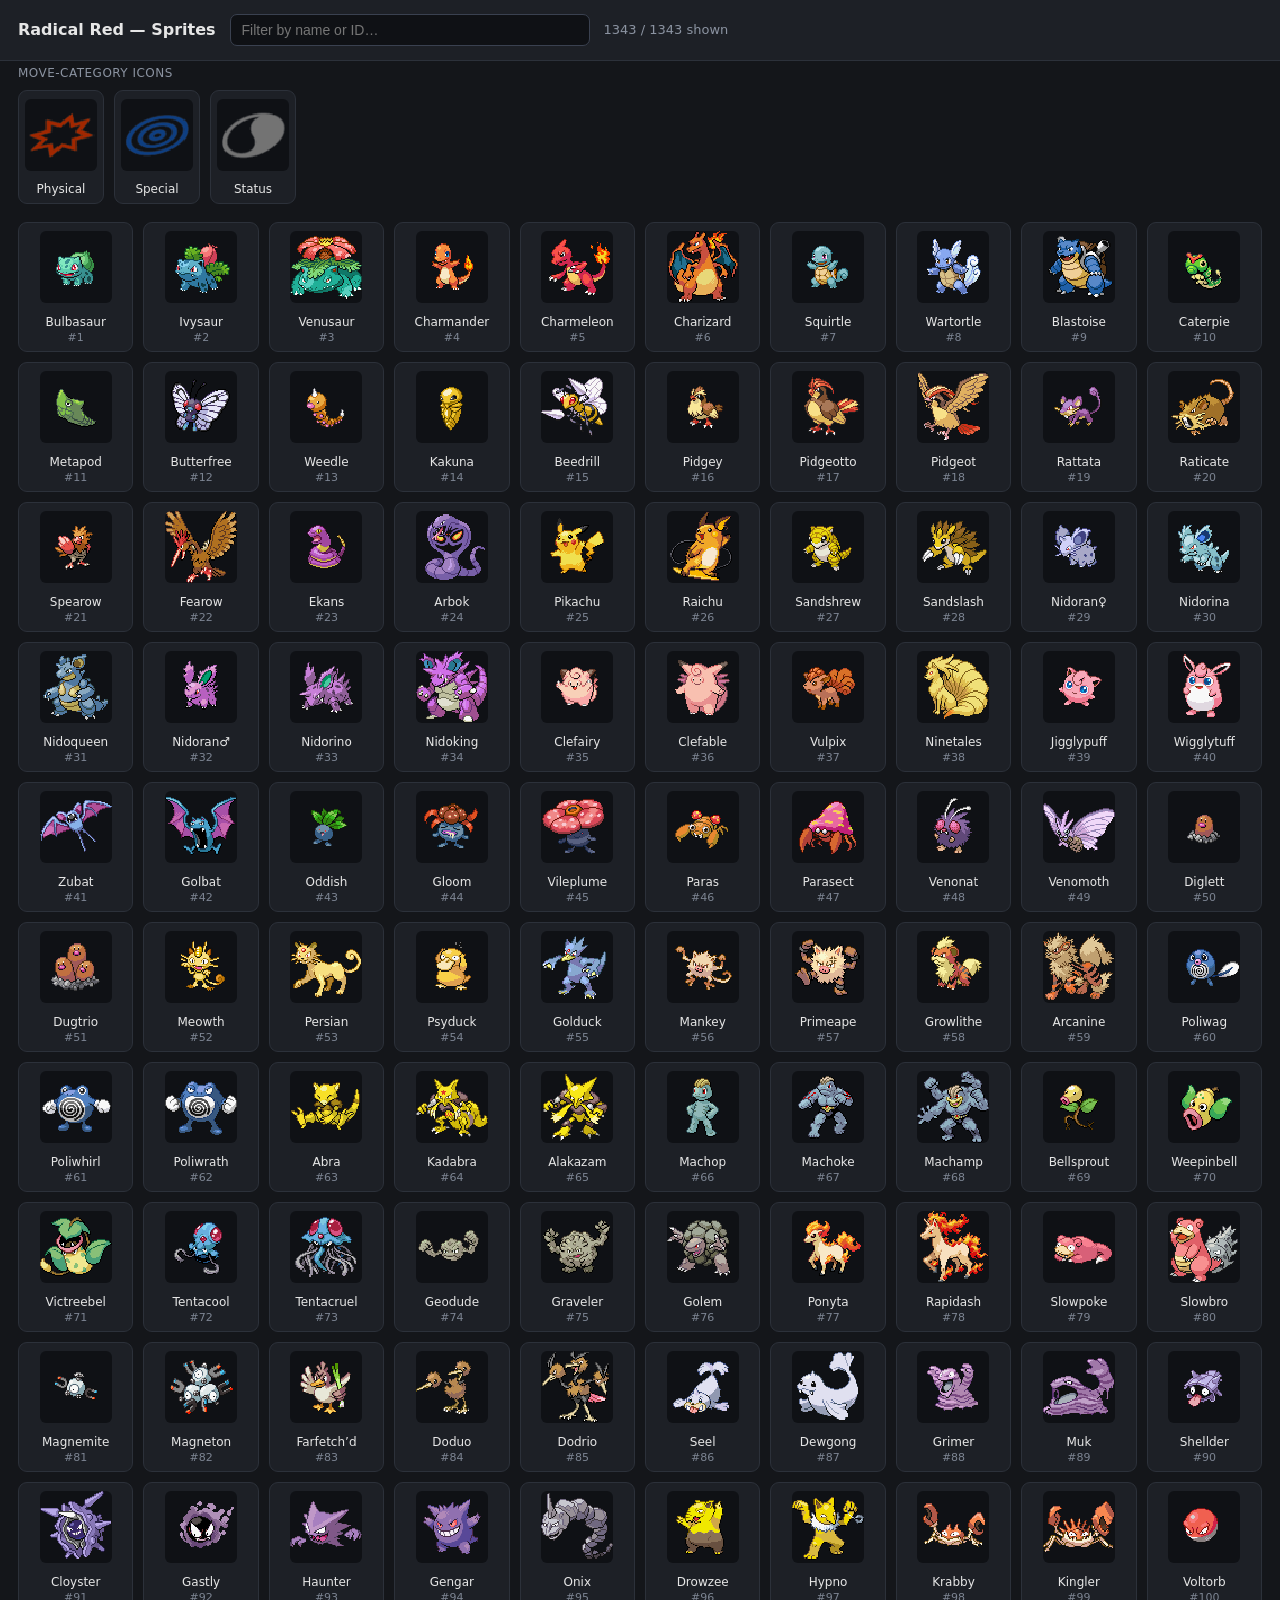
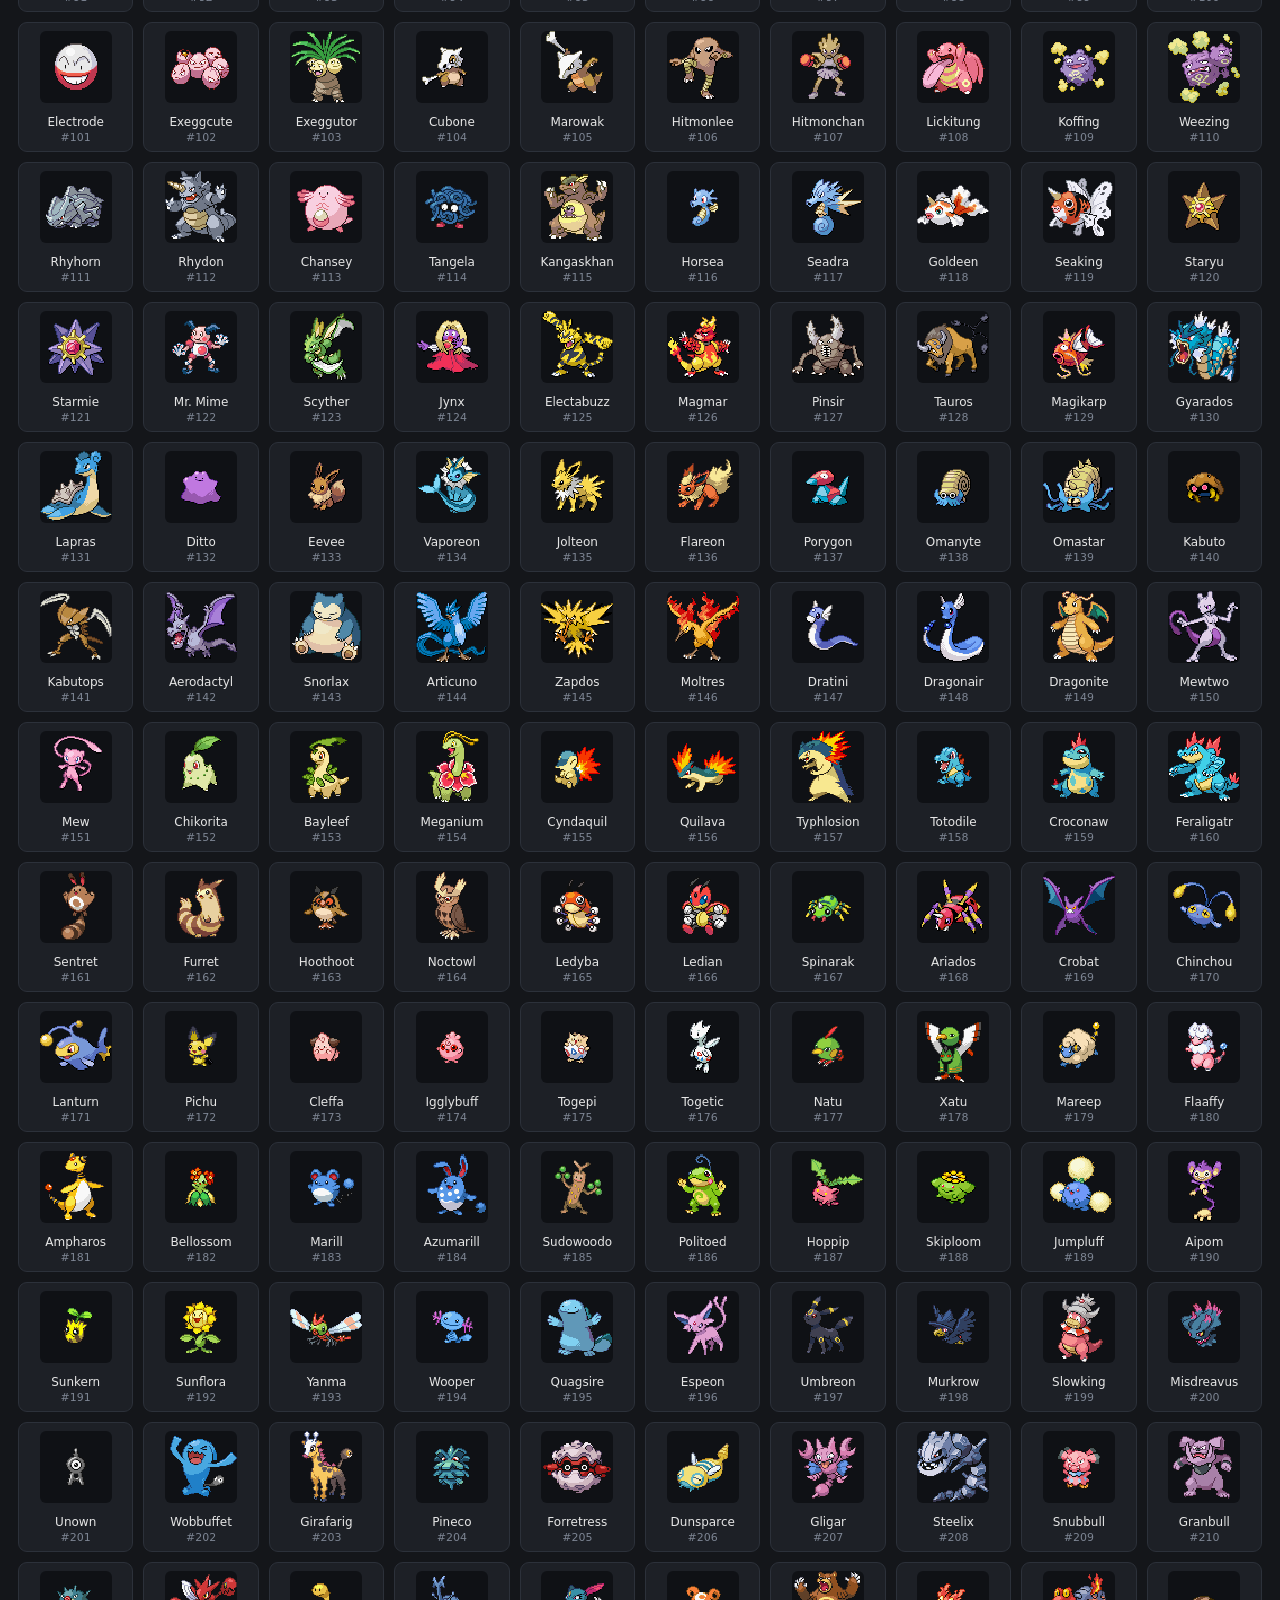
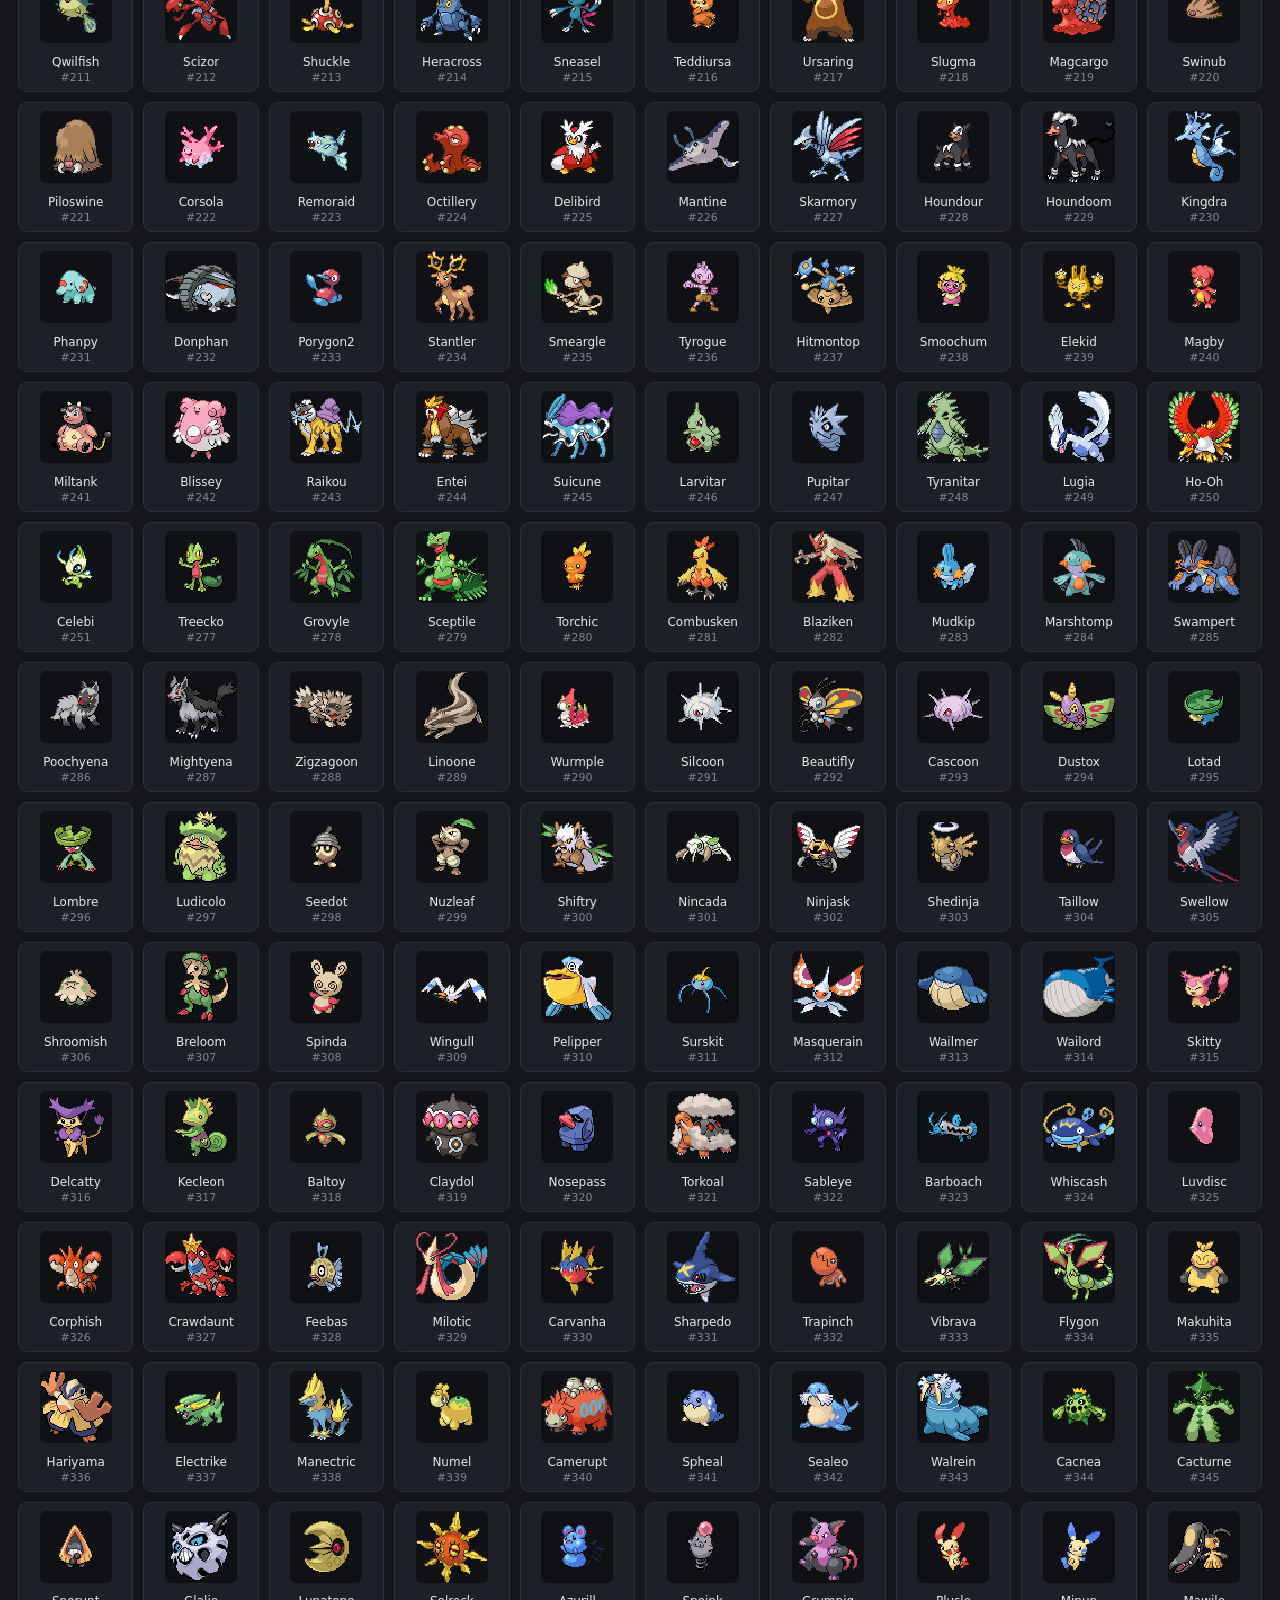
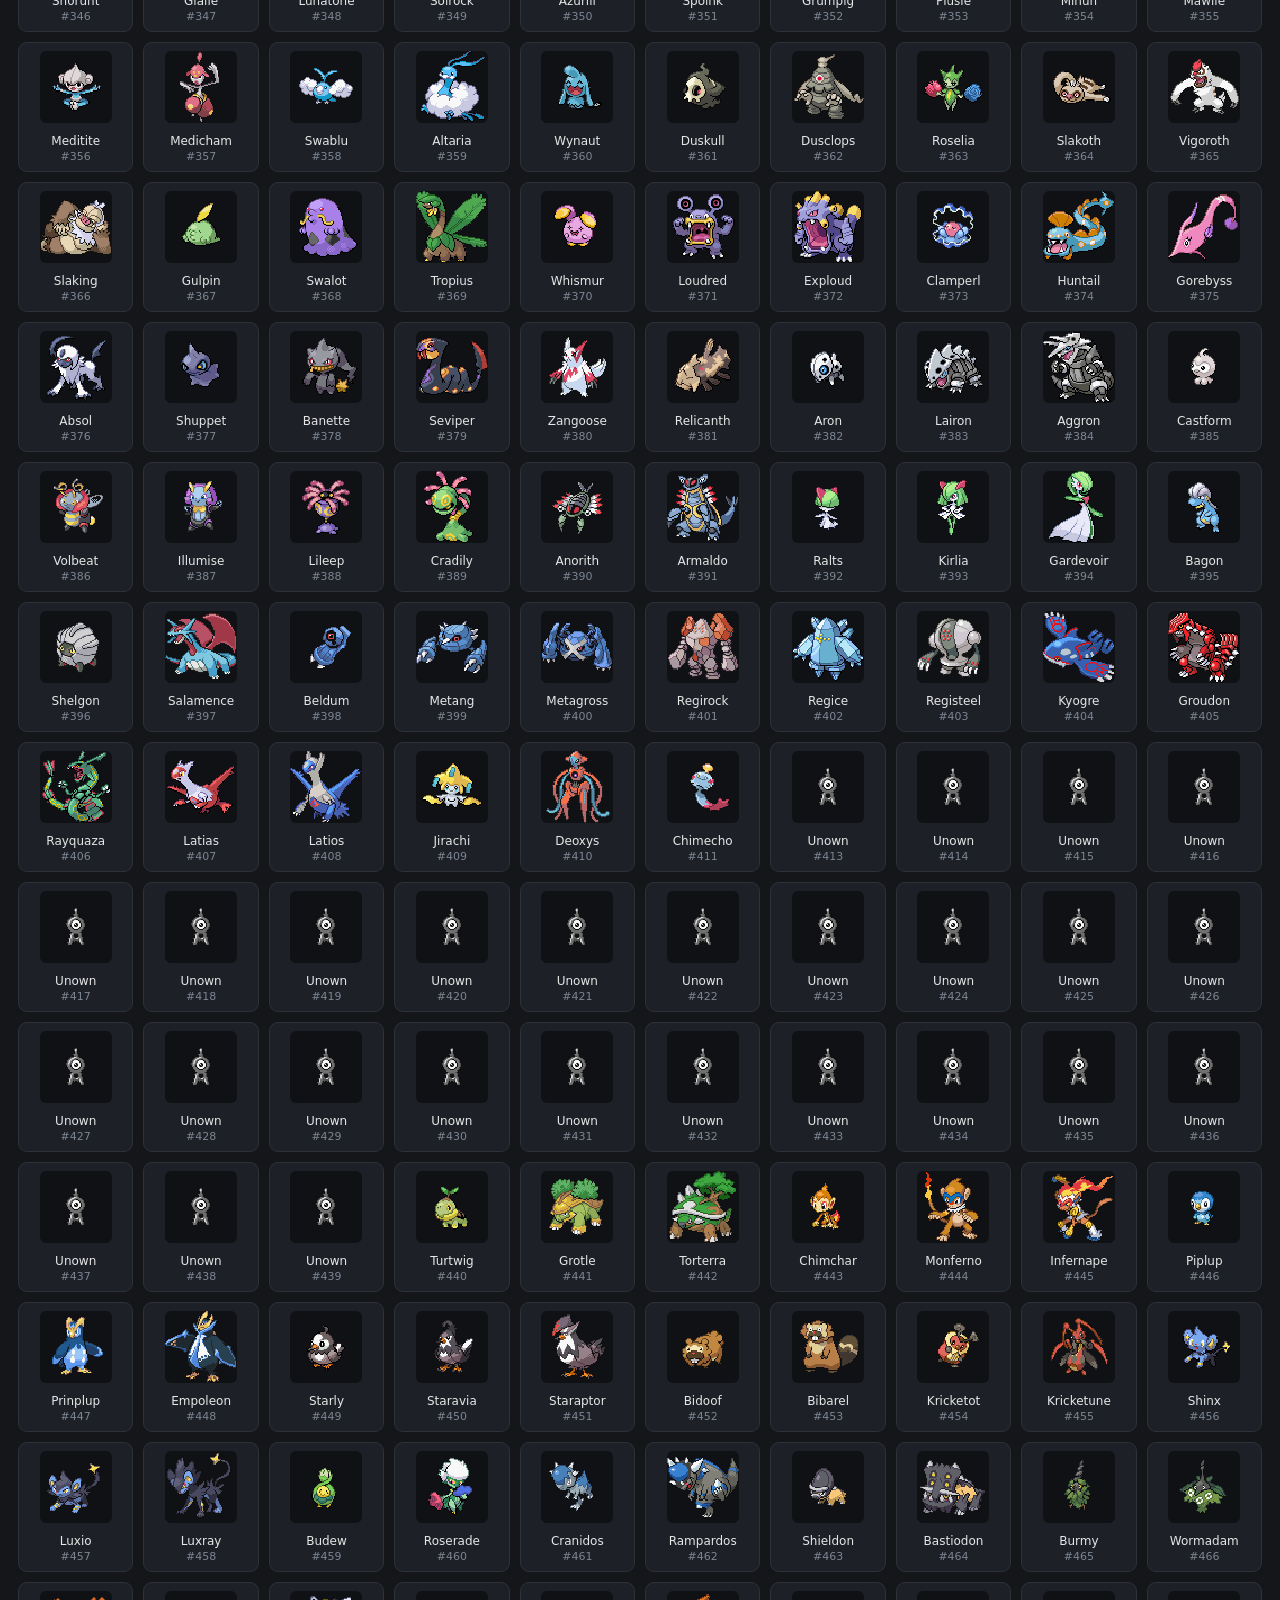
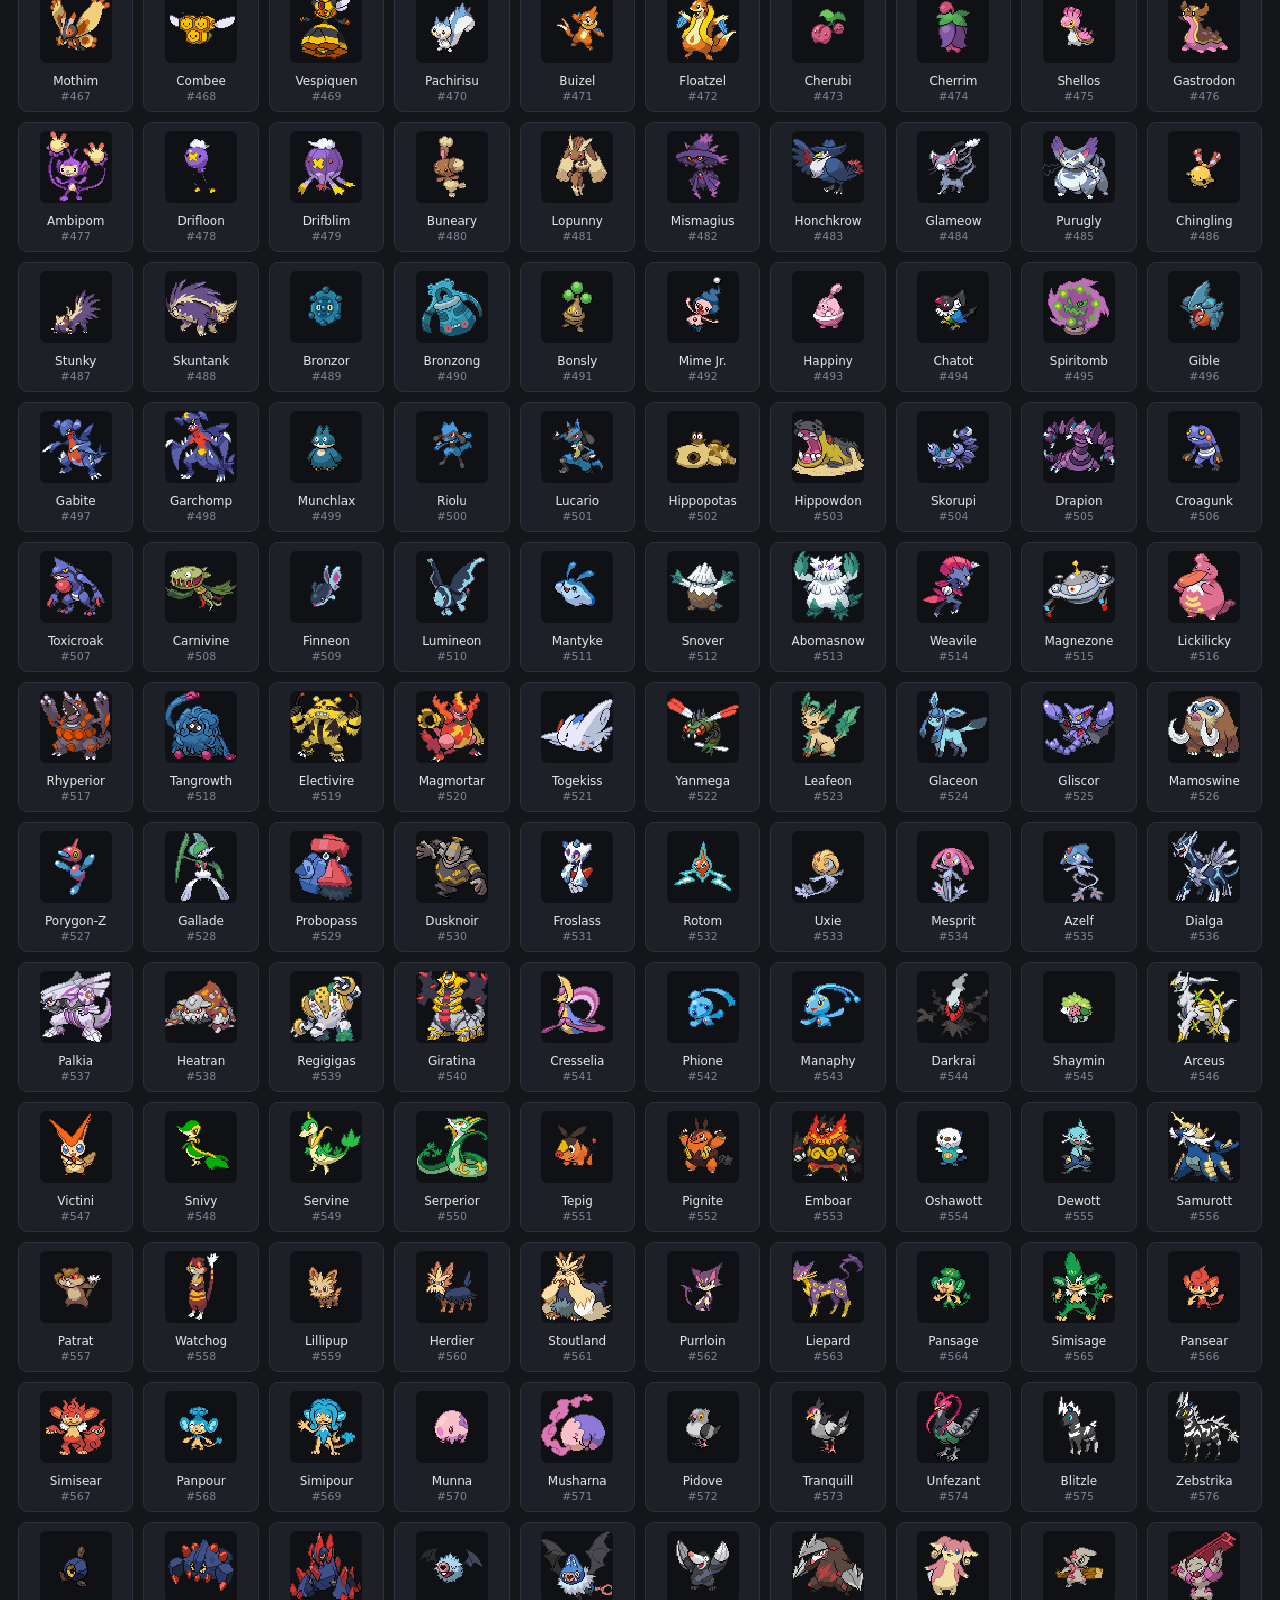
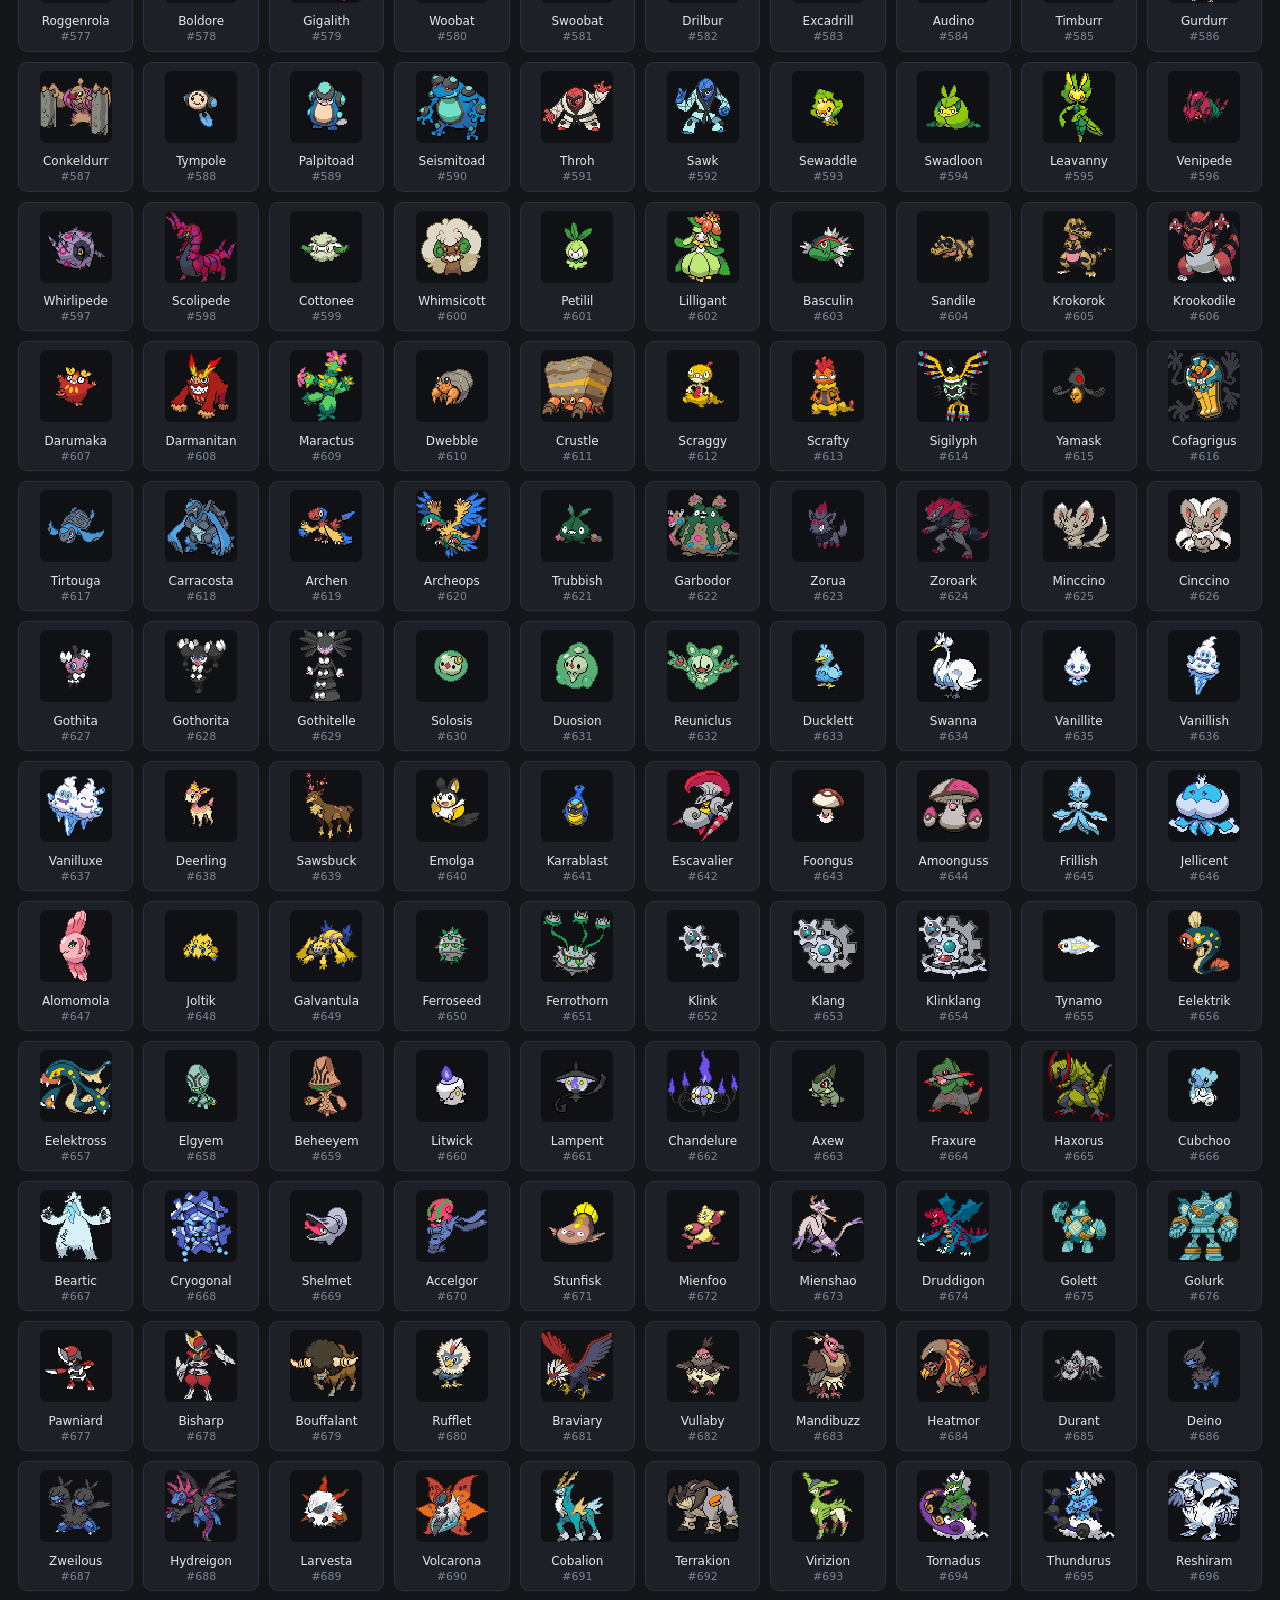
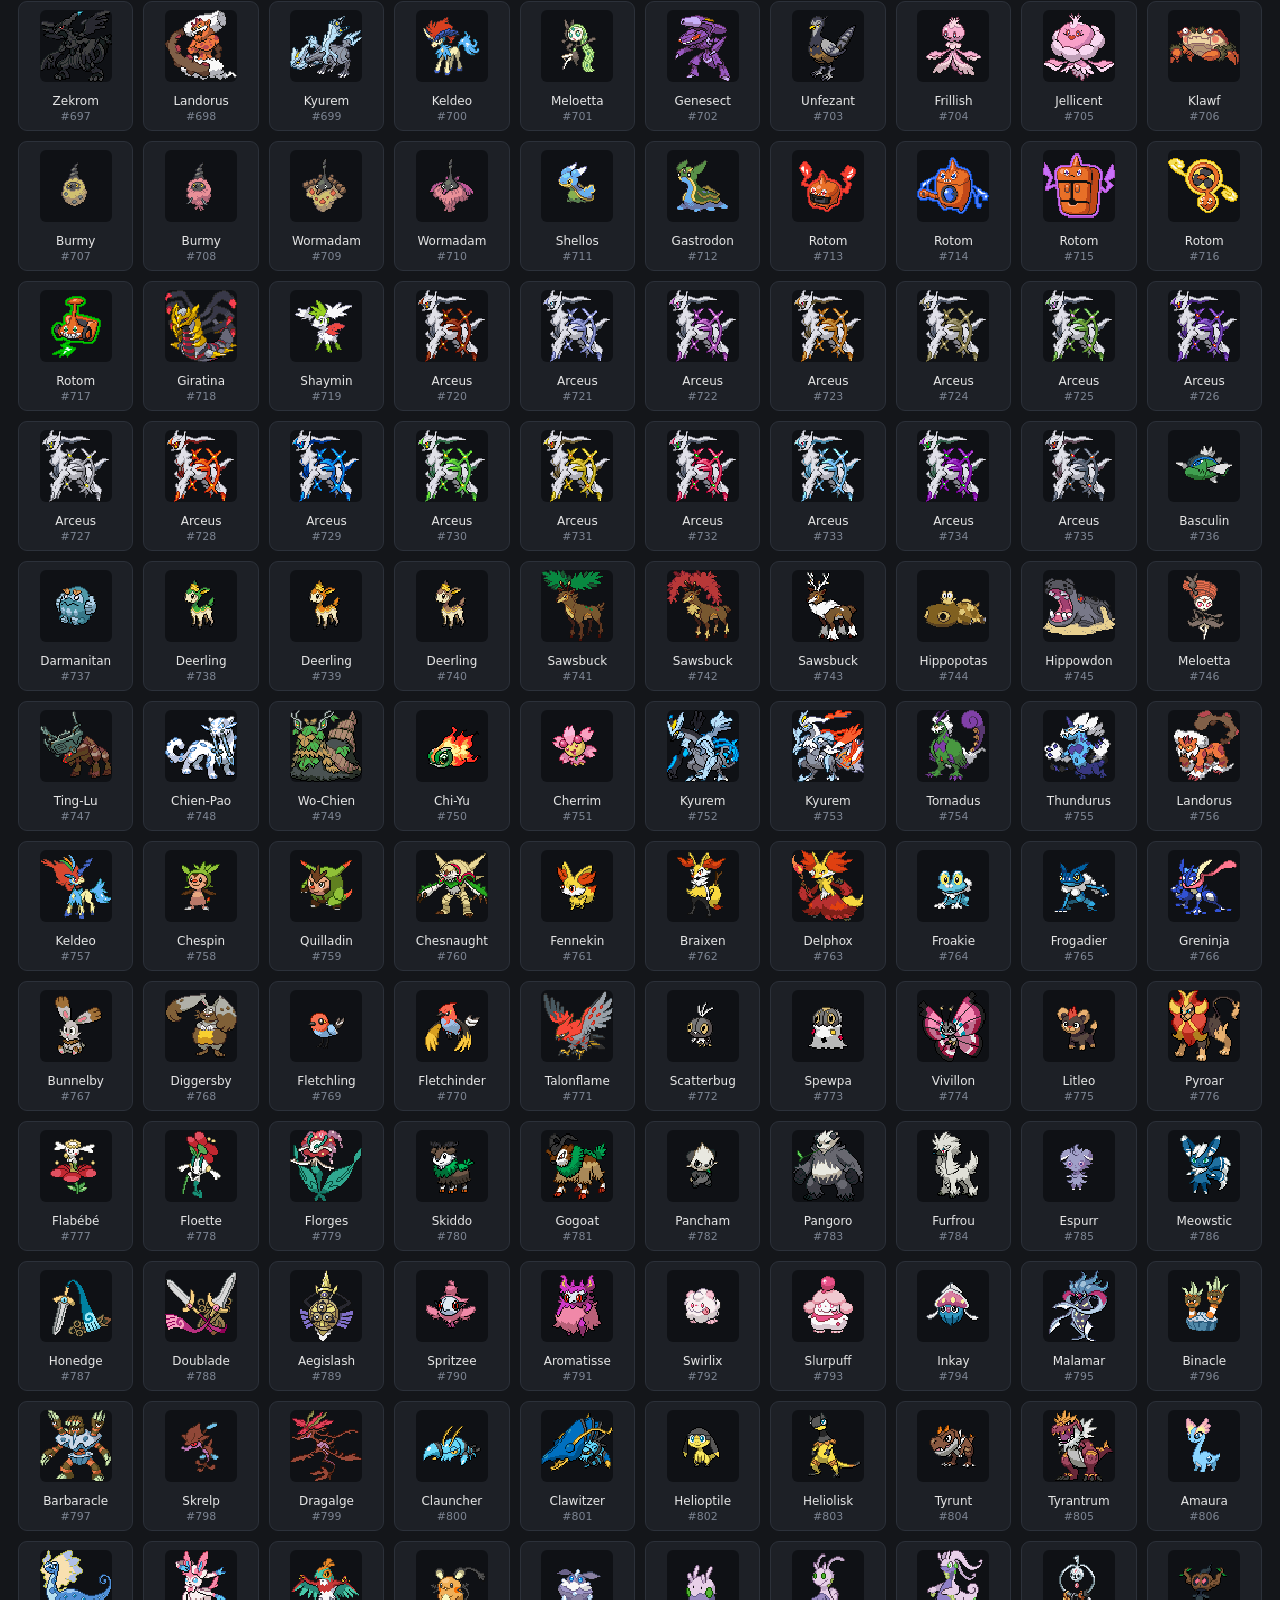
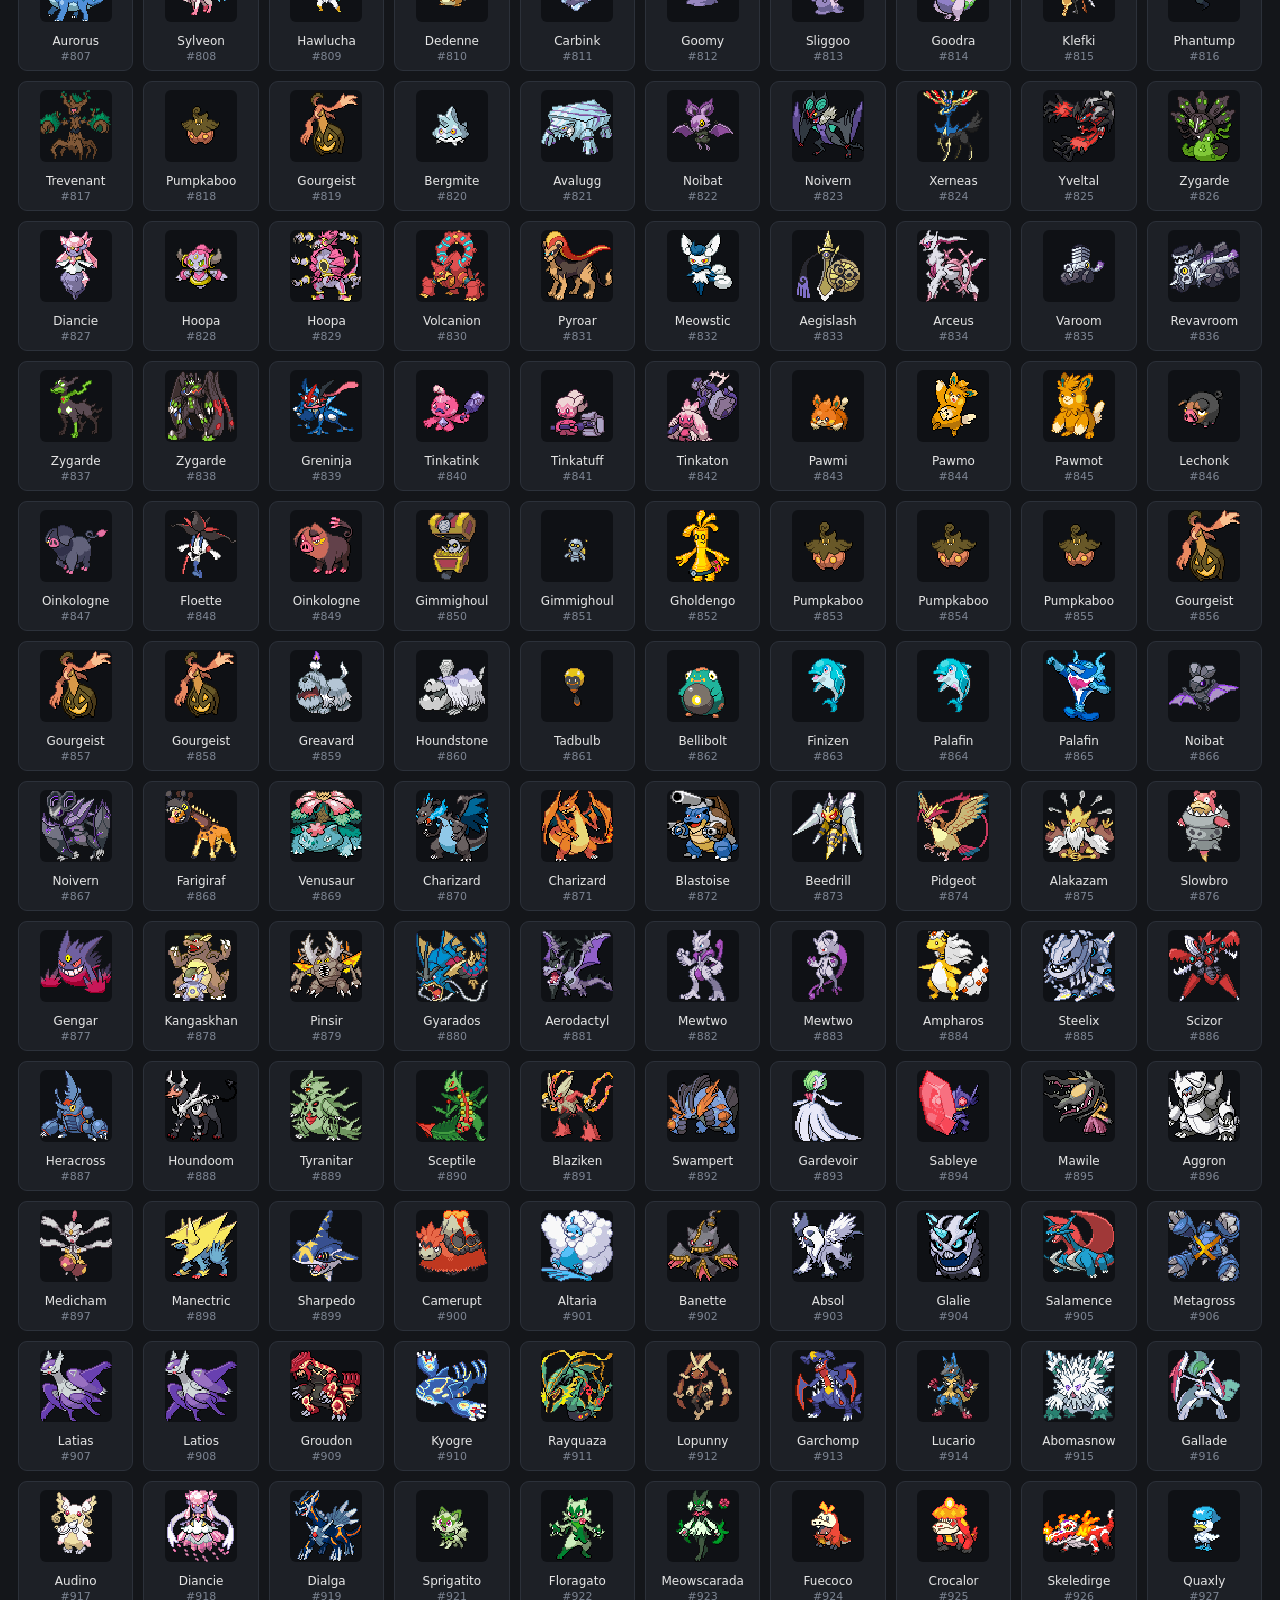
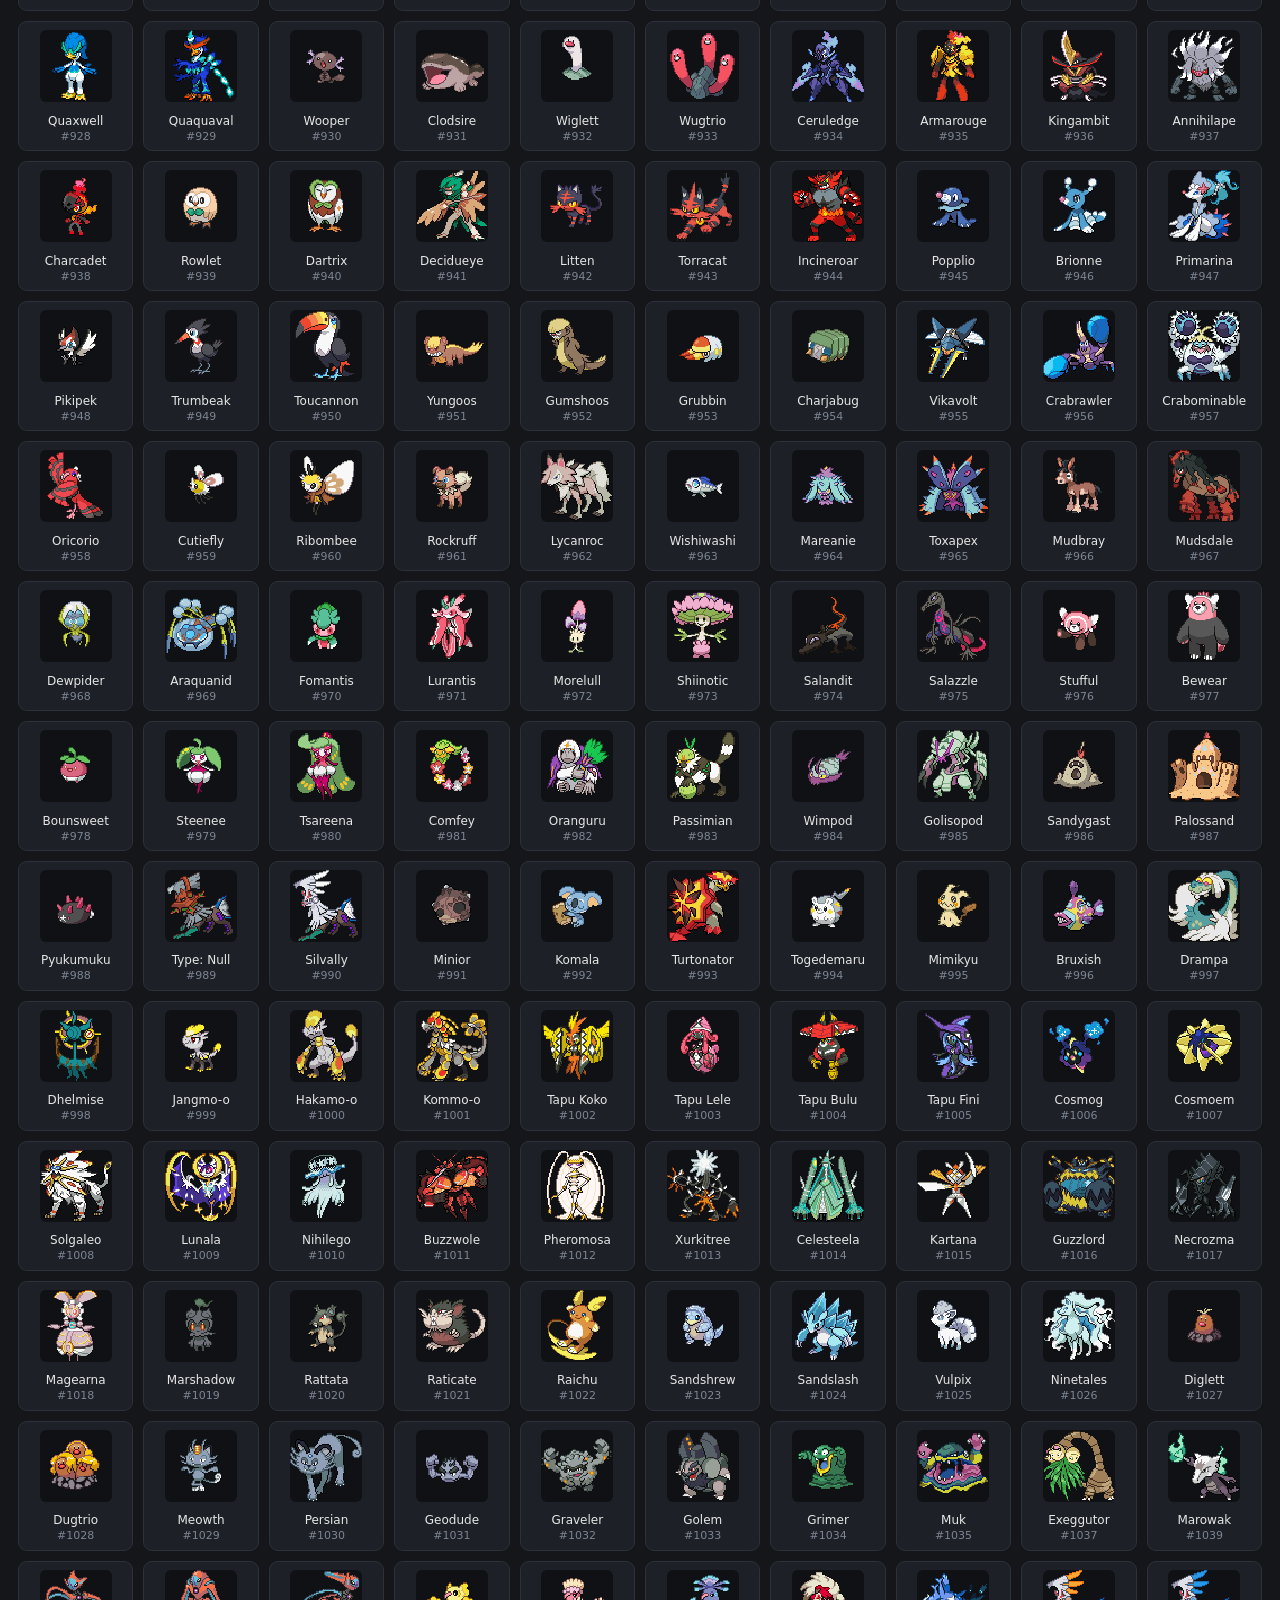
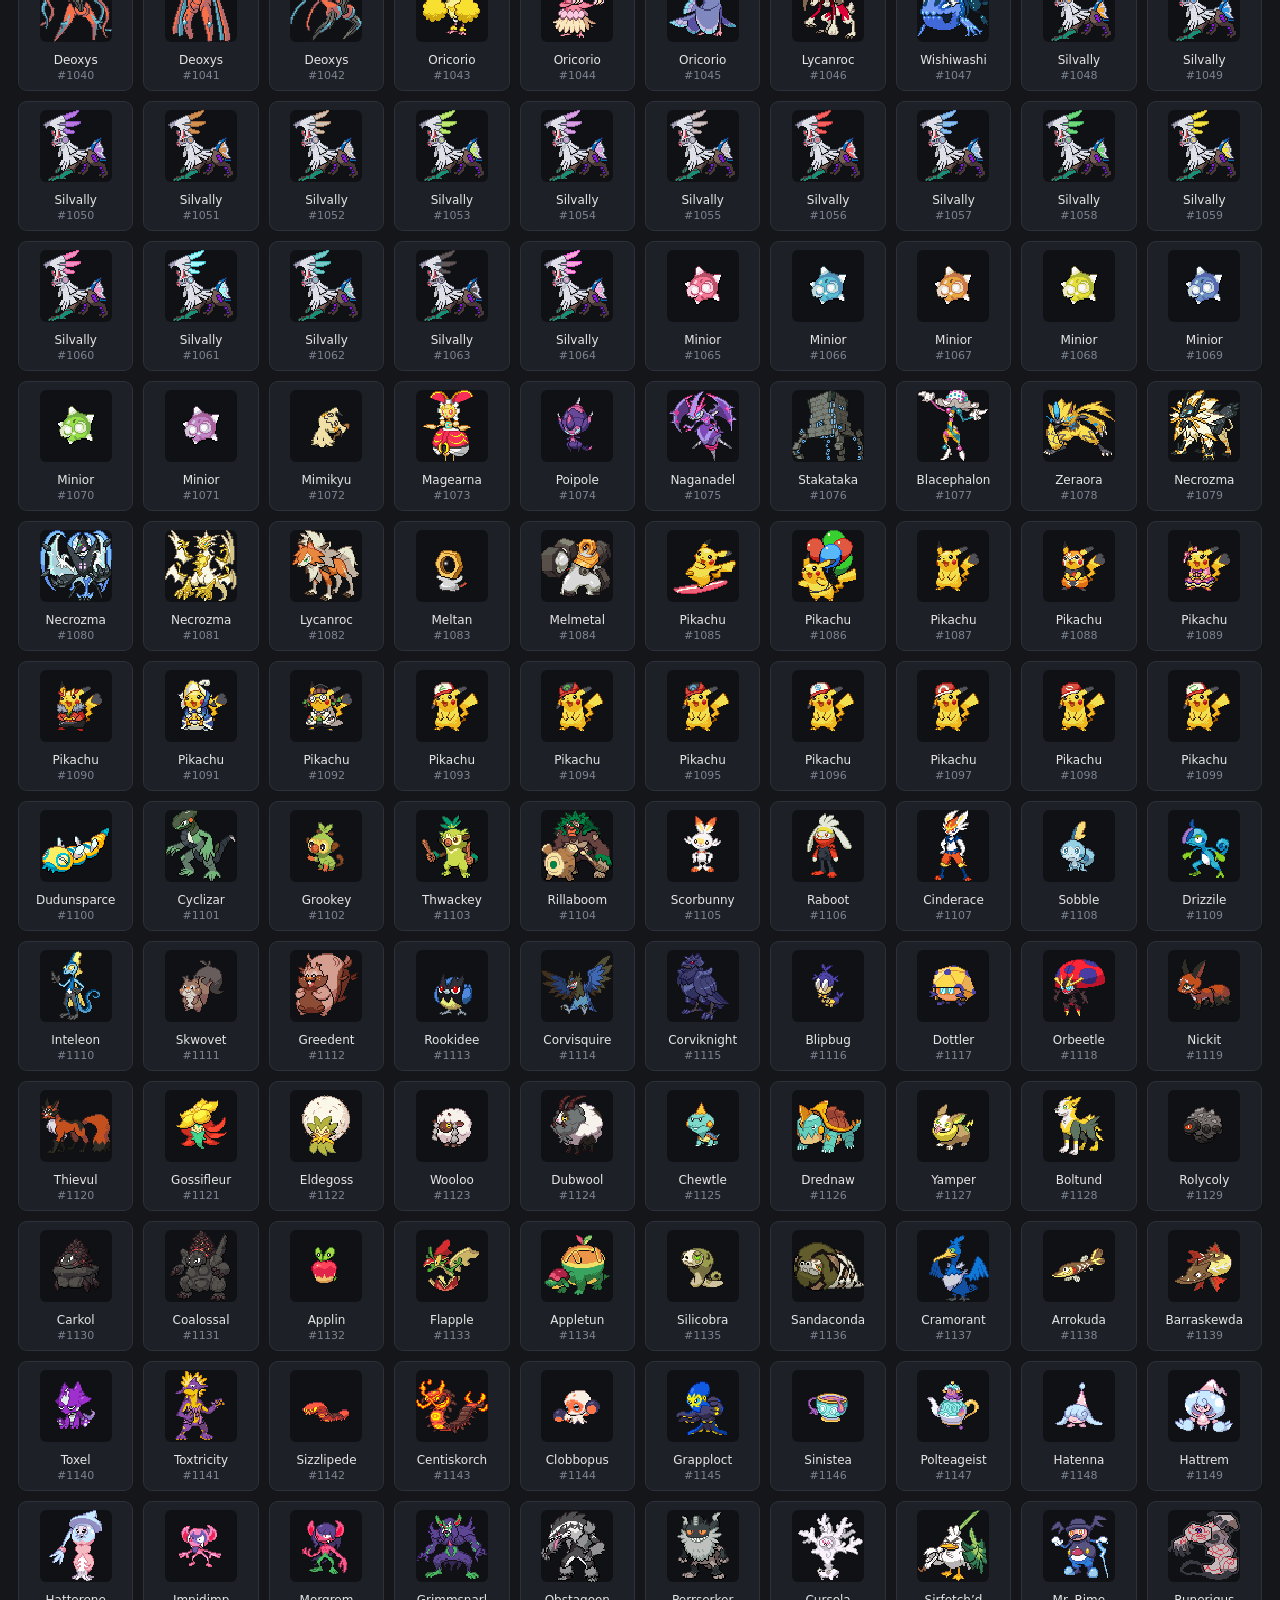
<file: sprite-viewer.html>
<!doctype html>
<html lang="en">
<head>
<meta charset="utf-8">
<meta name="viewport" content="width=device-width, initial-scale=1">
<title>Radical Red — Sprite Viewer</title>
<style>
  :root { color-scheme: dark; }
  * { box-sizing: border-box; }
  body {
    margin: 0; font: 14px/1.4 system-ui, sans-serif;
    background: #14161a; color: #e6e6e6;
  }
  header {
    position: sticky; top: 0; z-index: 1;
    padding: 14px 18px; background: #1d2026; border-bottom: 1px solid #2c313a;
    display: flex; gap: 14px; align-items: center; flex-wrap: wrap;
  }
  h1 { font-size: 16px; margin: 0; font-weight: 600; }
  #search {
    flex: 1; min-width: 180px; max-width: 360px;
    padding: 7px 11px; border-radius: 7px;
    border: 1px solid #3a4150; background: #0f1115; color: #e6e6e6; font-size: 14px;
  }
  #count { color: #8b93a1; font-size: 13px; }
  #grid {
    display: grid; gap: 10px; padding: 18px;
    grid-template-columns: repeat(auto-fill, minmax(108px, 1fr));
  }
  .cell {
    background: #1d2026; border: 1px solid #2c313a; border-radius: 9px;
    padding: 8px 6px 6px; text-align: center;
  }
  .cell img {
    width: 72px; height: 72px; object-fit: contain;
    image-rendering: pixelated;             /* crisp pixel art when upscaled */
    background: #0f1115; border-radius: 6px;
  }
  .cell .name { margin-top: 6px; font-size: 12px; line-height: 1.25; }
  .cell .id { color: #7d8593; font-size: 11px; }
  .cell.missing img {
    display: flex; align-items: center; justify-content: center;
  }
  .cell.placeholder img { opacity: .55; }
  .cell .ph { color: #c98b3a; font-size: 10px; margin-top: 2px; }
  .section { padding: 4px 18px 0; color: #8b93a1; font-size: 12px; text-transform: uppercase; letter-spacing: .04em; }
  #error {
    margin: 40px auto; max-width: 640px; padding: 20px 24px;
    background: #2a1d1d; border: 1px solid #5a2d2d; border-radius: 10px; color: #ffd7d7;
  }
  #error code { background: #00000055; padding: 2px 6px; border-radius: 4px; }
  a { color: #7db1ff; }
</style>
</head>
<body>
<header>
  <h1>Radical Red — Sprites</h1>
  <input id="search" placeholder="Filter by name or ID…" autocomplete="off">
  <span id="count"></span>
</header>

<div id="cats" class="section" hidden>Move-category icons</div>
<div id="catgrid" class="cell-host"></div>
<div id="grid"></div>

<script>
const SPRITE_PREFIX = 'sprites['; // just for reference
let ALL = [];

async function load() {
  let sprites, species;
  try {
    [sprites, species] = await Promise.all([
      fetch('data/sprites.json').then(r => { if (!r.ok) throw new Error(r.status); return r.json(); }),
      fetch('data/species.json').then(r => { if (!r.ok) throw new Error(r.status); return r.json(); }),
    ]);
  } catch (e) {
    showError(e);
    return;
  }

  // Move-category icons (non-numeric keys).
  const catHost = document.getElementById('catgrid');
  ['Physical', 'Special', 'Status'].forEach(k => {
    if (sprites[k]) catHost.appendChild(cell(sprites[k], k, ''));
  });
  if (catHost.children.length) {
    document.getElementById('cats').hidden = false;
    catHost.className = '';
    Object.assign(catHost.style, { display: 'flex', gap: '10px', padding: '8px 18px 0' });
  }

  // One cell per species. Sprites are keyed by species ID; the ~20 newer forms
  // without their own sprite fall back to sprites[0], the missing-sprite
  // placeholder. (Never fall back to dexID — that's a different species' ID.)
  ALL = Object.values(species).map(s => ({
    name: s.name,
    id: s.ID,
    src: sprites[s.ID] ?? sprites[0] ?? null,
    placeholder: !(String(s.ID) in sprites),
  }));
  render('');
}

function cell(src, name, idLabel, placeholder) {
  const d = document.createElement('div');
  d.className = 'cell' + (src ? '' : ' missing') + (placeholder ? ' placeholder' : '');
  const img = document.createElement('img');
  if (src) { img.src = src; img.loading = 'lazy'; img.alt = name; }
  else { img.alt = ''; img.style.outline = '1px dashed #5a2d2d'; }
  d.appendChild(img);
  const n = document.createElement('div'); n.className = 'name'; n.textContent = name;
  d.appendChild(n);
  if (idLabel !== '') { const i = document.createElement('div'); i.className = 'id'; i.textContent = idLabel; d.appendChild(i); }
  if (placeholder) { const p = document.createElement('div'); p.className = 'ph'; p.textContent = 'no sprite — placeholder'; d.appendChild(p); }
  return d;
}

function render(q) {
  const grid = document.getElementById('grid');
  grid.innerHTML = '';
  const needle = q.trim().toLowerCase();
  const rows = ALL.filter(r =>
    !needle || r.name.toLowerCase().includes(needle) || String(r.id) === needle);
  const frag = document.createDocumentFragment();
  for (const r of rows) frag.appendChild(cell(r.src, r.name, '#' + r.id, r.placeholder));
  grid.appendChild(frag);
  document.getElementById('count').textContent =
    rows.length + ' / ' + ALL.length + ' shown';
}

function showError(e) {
  document.body.innerHTML =
    '<div id="error"><b>Could not load the data files.</b><br><br>' +
    'This page must be served over <code>http://</code>, not opened as a ' +
    '<code>file://</code> path (browsers block <code>fetch</code> of local files).<br><br>' +
    'From the project folder run:<br><br>' +
    '<code>python -m http.server 8000</code><br><br>' +
    'then open <a href="http://localhost:8000/sprite-viewer.html">' +
    'http://localhost:8000/sprite-viewer.html</a><br><br>' +
    '<small>(' + e + ')</small></div>';
}

document.getElementById('search').addEventListener('input', e => render(e.target.value));
load();
</script>
</body>
</html>
</file>
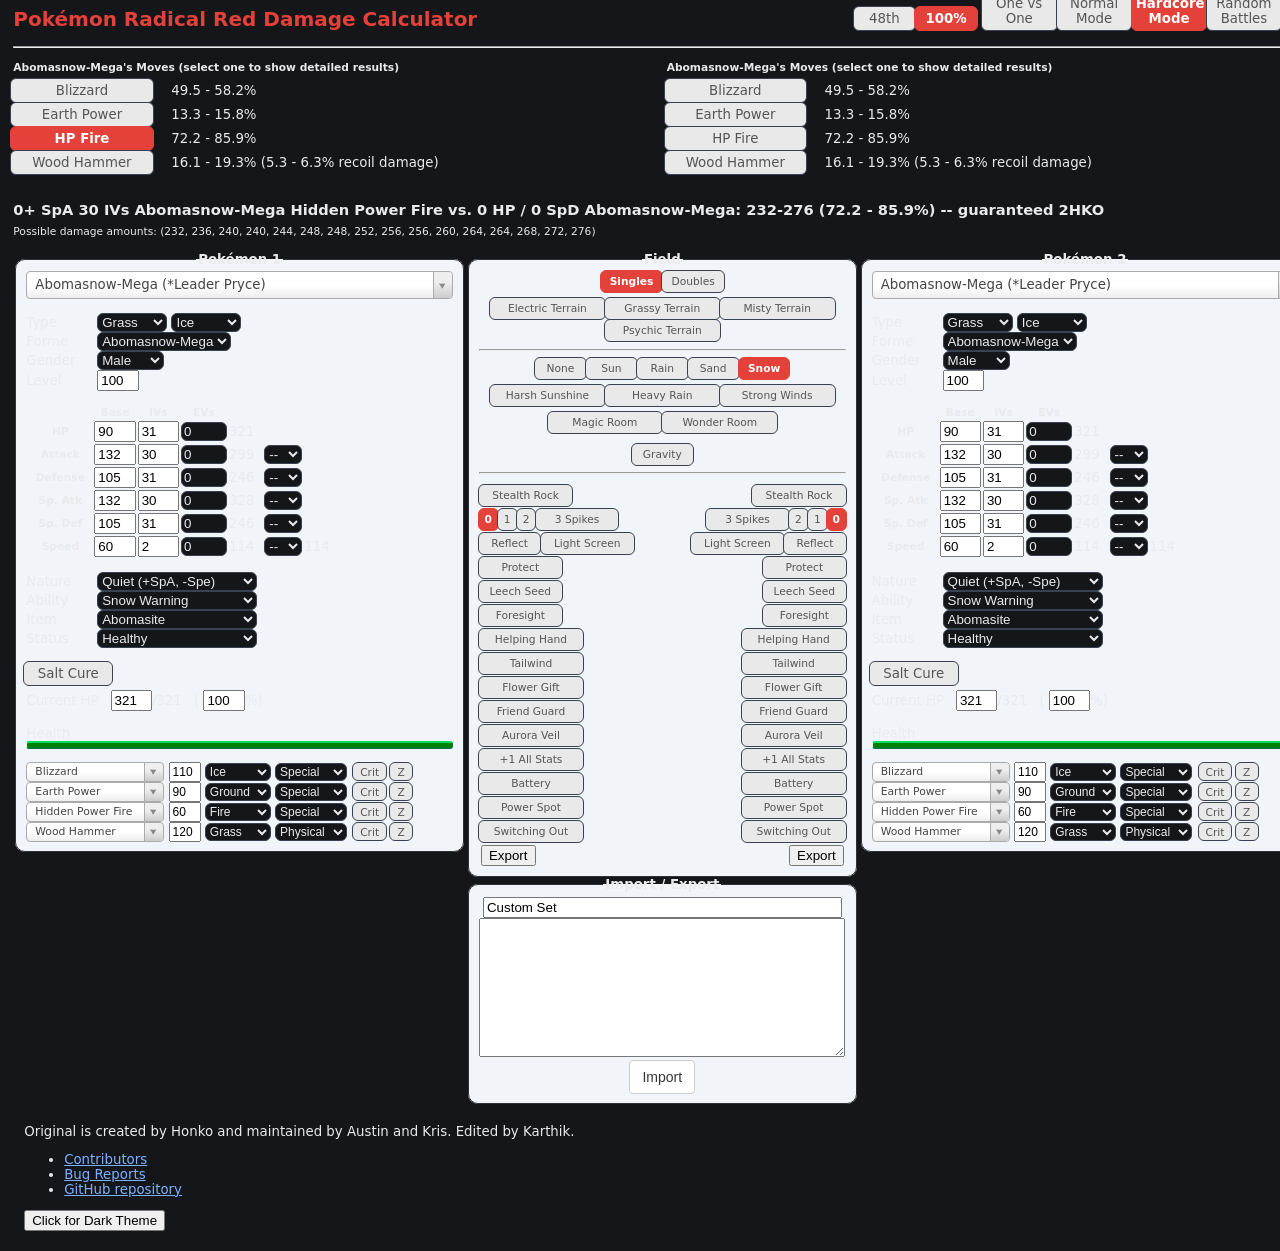
<file: calc/hardcore.html>
<!DOCTYPE html>
<html lang="en">

<head>
    <meta charset="UTF-8" />
    <title>Pok&eacute;mon Radical Red Damage Calculator</title>
    <link type="text/css" rel="stylesheet" href="./js/vendor/select2/select2.css" />
    <link type="text/css" rel="stylesheet" href="./css/main.css?66af054b" />
    <link type="text/css" rel="stylesheet" href="./css/vendor/bootstrap.css" />
    <link type="text/css" rel="stylesheet" href="./css/dark-theme.css" id="dark-theme-styles">
    <link type="text/css" rel="stylesheet" href="./css/rr-theme.css" />
    <!-- Global site tag (gtag.js) - Google Analytics -->
    <script async src="https://www.googletagmanager.com/gtag/js?id=UA-26211653-3"></script>
    <script>
        window.dataLayer = window.dataLayer || [];
        function gtag(){dataLayer.push(arguments);}
        gtag('js', new Date());

        gtag('config', 'UA-26211653-3');

        window.onerror = function(err, uri, line) {
            gtag('event', 'exception', {'description': uri + ':' + line + ': ' + err});
            return false;
        };
    </script>
    <!-- Immediately loads the dark theme in order to reduce FOIT -->
    <script>
        /*
        * localStorage will only store strings
        * This means that if it has the value 'false',
        * It will be truey and incorrectly cause the
        * dark theme to load.
        */
        if (localStorage.getItem('darkTheme') !== 'true') {
            document.getElementById('dark-theme-styles').disabled = true;
        }
    </script>
</head>

<body class="dark-theme">

<nav><div class="header"><div class="header-inner">
    <ul class="nav">
        <li><a class="button nav-first" href="//pokemonshowdown.com"><img src="./img/pokemonshowdownbeta.png" alt="Pok&eacute;mon Showdown! (beta)" /> Home</a></li>
        <li><a class="button" href="//dex.radicalred.net">Pok&eacute;dex</a></li>
        <li><a class="button" href="//replay.pokemonshowdown.com/">Replays</a></li>
        <li><a class="button" href="//pokemonshowdown.com/ladder/">Ladder</a></li>
        <li><a class="button nav-last" href="//pokemonshowdown.com/forums/">Forum</a></li>
    </ul>
    <ul class="nav nav-play">
        <li><a class="button greenbutton nav-first nav-last" href="//play.radicalred.net/">Play</a></li>
    </ul>
    <div style="clear:both"></div>
</div></div></nav>
<div class="wrapper">

    <div aria-label="Settings" role="region">
        <span class="title-text" style="margin-right: 18em;">Pok&eacute;mon Radical Red Damage Calculator</span>
        <span class="genSelection" aria-labelledby="selectGenInstruction" role="radiogroup" title="Select the generation.">
            <span class="visually-hidden" id="selectGenInstruction">Select the generation.</span>
            <input class="gen visually-hidden" type="radio" name="gen" value="9" id="gen9" checked="checked" />
        </span>
        <span class="notationSelection" aria-labelledby="selectNotationInstruction" role="radiogroup" title="Select the output notation.">
            <span class="visually-hidden" id="selectNotationInstruction">Select the output notation.</span>
            <input class="notation visually-hidden" type="radio" name="notation" id="pixels" value="px" /><label class="btn btn-small btn-left" for="pixels">48th</label>
            <input class="notation visually-hidden" type="radio" name="notation" id="percentage" value="%" /><label class="btn btn-small btn-right" for="percentage">100%</label>
        </span>
        <span class="modeSelection" aria-labelledby="selectModeInstruction" role="radiogroup" title="Select the calculator's mode of function.">
            <span class="visually-hidden" id="selectModeInstruction">Select the calculator's mode of function.</span>
            <input class="mode visually-hidden" type="radio" name="mode" id="one-vs-one" /><label class="btn btn-left" for="one-vs-one">One vs One</label>
            <input class="mode visually-hidden" type="radio" name="mode" id="normal" /><label class="btn btn-mid" for="normal">Normal Mode</label>
            <input class="mode visually-hidden" type="radio" name="mode" id="hardcore" checked="checked" /><label class="btn btn-mid" for="hardcore">Hardcore Mode</label>
            <input class="mode visually-hidden" type="radio" name="mode" id="randoms" /><label class="btn btn-right" for="randoms">Random Battles</label>
        </span>
    </div>
    <hr />
    <div aria-label="Move selection" class="move-result-group" role="region" title="Select a move to show detailed results.">
        <div  aria-labelledby="resultHeaderL" class="move-result-subgroup" role="radiogroup">
            <div class="result-move-header"><span id="resultHeaderL">Pok&eacute;mon 1's Moves (select one to show detailed results)</span>
            </div>
            <div>
                <input class="result-move visually-hidden" type="radio" name="resultMove" id="resultMoveL1" checked="checked" aria-describedby="resultDamageL1" />
                <label class="btn btn-xxxwide btn-top" for="resultMoveL1">Loading...</label>
                <span id="resultDamageL1">??? - ???%</span>
            </div>
            <div>
                <input class="result-move visually-hidden" type="radio" name="resultMove" id="resultMoveL2" aria-describedby="resultDamageL2" />
                <label class="btn btn-xxxwide btn-mid" for="resultMoveL2">Loading...</label>
                <span id="resultDamageL2">??? - ???%</span>
            </div>
            <div>
                <input class="result-move visually-hidden" type="radio" name="resultMove" id="resultMoveL3" aria-describedby="resultDamageL3" />
                <label class="btn btn-xxxwide btn-mid" for="resultMoveL3">Loading...</label>
                <span id="resultDamageL3">??? - ???%</span>
            </div>
            <div>
                <input class="result-move visually-hidden" type="radio" name="resultMove" id="resultMoveL4" aria-describedby="resultDamageL4" />
                <label class="btn btn-xxxwide btn-bottom" for="resultMoveL4">Loading...</label>
                <span id="resultDamageL4">??? - ???%</span>
            </div>
        </div>
        <div aria-labelledby="resultHeaderR" class="move-result-subgroup" role="radiogroup">
            <div class="result-move-header"><span id="resultHeaderR">Pok&eacute;mon 2's Moves (select one to show detailed results)</span>
            </div>
            <div>
                <input class="result-move visually-hidden" type="radio" name="resultMove" id="resultMoveR1" aria-describedby="resultDamageR1" />
                <label class="btn btn-xxxwide btn-top" for="resultMoveR1">Loading...</label>
                <span id="resultDamageR1">??? - ???%</span>
            </div>
            <div>
                <input class="result-move visually-hidden" type="radio" name="resultMove" id="resultMoveR2" aria-describedby="resultDamageR2" />
                <label class="btn btn-xxxwide btn-mid" for="resultMoveR2">Loading...</label>
                <span id="resultDamageR2">??? - ???%</span>
            </div>
            <div>
                <input class="result-move visually-hidden" type="radio" name="resultMove" id="resultMoveR3" aria-describedby="resultDamageR3" />
                <label class="btn btn-xxxwide btn-mid" for="resultMoveR3">Loading...</label>
                <span id="resultDamageR3">??? - ???%</span>
            </div>
            <div>
                <input class="result-move visually-hidden" type="radio" name="resultMove" id="resultMoveR4" aria-describedby="resultDamageR4" />
                <label class="btn btn-xxxwide btn-bottom" for="resultMoveR4">Loading...</label>
                <span id="resultDamageR4">??? - ???%</span>
            </div>
        </div>
    </div>
    <div aria-label="Calculation results" class="main-result-group" role="region">
        <div class="big-text">
            <span id="mainResult" title="Click to copy.">Loading...</span>
            <div id="tooltipText">Copied</div>
        </div>
        <div class="small-text"><span id="damageValues">(If you see this message for more than a few seconds, try enabling JavaScript.)</span>
        </div>
    </div>

    <div aria-label="Pok&eacute;mon 1" class="panel" role="region">
        <fieldset class="poke-info" id="p1">
            <legend align="center">Pok&eacute;mon 1</legend>
            <input type="text" class="set-selector calc-trigger" />
            <span id="importedSetsOptions" style="width:auto; display:none">
                <input type="checkbox" id="importedSets" /> Only show imported sets <br />
                <button id="clearSets">Clear Imported Sets</button>
            </span>
            <div class="info-group top">
                <div>
                    <label>Type</label>
                    <select aria-label="type1" class="type1 terrain-trigger calc-trigger"></select>
                    <select aria-label="type2" class="type2 terrain-trigger calc-trigger"></select>
                </div>
                <div class="hide">
                    <label>Forme</label>
                    <select class="forme calc-trigger"></select>
                </div>
                <div class="hide">
                    <label>Gender</label>
                    <select class="gender calc-trigger"><option></option><option selected="selected">Male</option><option>Female</option></select>
                </div>
                <div>
                    <label for="levelL1">Level</label>
                    <!--
                    We use inputmode="decimal" so that mobile devices will have a numpad appear when inputting values.
                    https://css-tricks.com/everything-you-ever-wanted-to-know-about-inputmode/#aa-decimal
                    -->
                    <input class="level calc-trigger" id="levelL1" value="100" inputmode="decimal" />
                </div>
                <div class="hide">
                    <label for="weightL1">Weight (kg)</label>
                    <input class="weight calc-trigger" id="weightL1" value="10.0" />
                </div>
            </div>
            <div class="info-group">
                <table>
                    <thead>
                        <tr>
                            <th></th>
                            <th scope="col">Base</th>
                            <th class="gen-specific g3 g4 g5 g6 g7 g8 g9" scope="col">IVs</th>
                            <th class="gen-specific g3 g4 g5 g6 g7 g8 g9" scope="col">EVs</th>
                            <th class="gen-specific g1 g2 hide" scope="col">DVs</th>
                            <th></th>
                            <th></th>
                        </tr>
                    </thead>
                    <tbody>
                        <tr class="hp">
                            <th scope="row">
                                <label>HP</label>
                            </th>
                            <td>
                                <input class="base calc-trigger" value="100" inputmode="decimal" />
                            </td>
                            <td class="gen-specific g3 g4 g5 g6 g7 g8 g9">
                                <input class="ivs calc-trigger" value="31" inputmode="decimal" />
                            </td>
                            <td class="gen-specific g3 g4 g5 g6 g7 g8 g9">
                                <input class="evs calc-trigger" type="number" min="0" max="252" step="4" value="0" inputmode="decimal" />
                            </td>
                            <td class="gen-specific g1 g2 hide">
                                <input class="dvs calc-trigger" value="15" disabled="disabled" inputmode="decimal" />
                            </td>
                            <td><span class="total">341</span>
                            </td>
                            <td></td>
                        </tr>
                        <tr class="at">
                            <th scope="row">
                                <label>Attack</label>
                            </th>
                            <td>
                                <input class="base calc-trigger" value="100" inputmode="decimal" />
                            </td>
                            <td class="gen-specific g3 g4 g5 g6 g7 g8 g9">
                                <input class="ivs calc-trigger" value="31" inputmode="decimal" />
                            </td>
                            <td class="gen-specific g3 g4 g5 g6 g7 g8 g9">
                                <input class="evs calc-trigger" type="number" min="0" max="252" step="4" value="0" inputmode="decimal" />
                            </td>
                            <td class="gen-specific g1 g2 hide">
                                <input class="dvs calc-trigger" value="15" inputmode="decimal" />
                            </td>
                            <td><span class="total">236</span>
                            </td>
                            <td>
                                <select class="boost calc-trigger">
                                    <option value="6">+6</option>
                                    <option value="5">+5</option>
                                    <option value="4">+4</option>
                                    <option value="3">+3</option>
                                    <option value="2">+2</option>
                                    <option value="1">+1</option>
                                    <option value="0" selected="selected">--</option>
                                    <option value="-1">-1</option>
                                    <option value="-2">-2</option>
                                    <option value="-3">-3</option>
                                    <option value="-4">-4</option>
                                    <option value="-5">-5</option>
                                    <option value="-6">-6</option>
                                </select>
                            </td>
                        </tr>
                        <tr class="df">
                            <th scope="row">
                                <label>Defense</label>
                            </th>
                            <td>
                                <input class="base calc-trigger" value="100" inputmode="decimal" />
                            </td>
                            <td class="gen-specific g3 g4 g5 g6 g7 g8 g9">
                                <input class="ivs calc-trigger" value="31" inputmode="decimal" />
                            </td>
                            <td class="gen-specific g3 g4 g5 g6 g7 g8 g9">
                                <input class="evs calc-trigger" type="number" min="0" max="252" step="4" value="0" inputmode="decimal" />
                            </td>
                            <td class="gen-specific g1 g2 hide">
                                <input class="dvs calc-trigger" value="15" inputmode="decimal" />
                            </td>
                            <td><span class="total">236</span>
                            </td>
                            <td>
                                <select class="boost calc-trigger">
                                    <option value="6">+6</option>
                                    <option value="5">+5</option>
                                    <option value="4">+4</option>
                                    <option value="3">+3</option>
                                    <option value="2">+2</option>
                                    <option value="1">+1</option>
                                    <option value="0" selected="selected">--</option>
                                    <option value="-1">-1</option>
                                    <option value="-2">-2</option>
                                    <option value="-3">-3</option>
                                    <option value="-4">-4</option>
                                    <option value="-5">-5</option>
                                    <option value="-6">-6</option>
                                </select>
                            </td>
                        </tr>
                        <tr class="sa gen-specific g2 g3 g4 g5 g6 g7 g8 g9">
                            <th scope="row">
                                <label>Sp. Atk</label>
                            </th>
                            <td>
                                <input class="base calc-trigger" value="100" inputmode="decimal" />
                            </td>
                            <td class="gen-specific g3 g4 g5 g6 g7 g8 g9">
                                <input class="ivs calc-trigger" value="31" inputmode="decimal" />
                            </td>
                            <td class="gen-specific g3 g4 g5 g6 g7 g8 g9">
                                <input class="evs calc-trigger" type="number" min="0" max="252" step="4" value="0" inputmode="decimal" />
                            </td>
                            <td class="gen-specific g1 g2 hide">
                                <input class="dvs calc-trigger" value="15" inputmode="decimal" />
                            </td>
                            <td><span class="total">236</span>
                            </td>
                            <td>
                                <select class="boost calc-trigger">
                                    <option value="6">+6</option>
                                    <option value="5">+5</option>
                                    <option value="4">+4</option>
                                    <option value="3">+3</option>
                                    <option value="2">+2</option>
                                    <option value="1">+1</option>
                                    <option value="0" selected="selected">--</option>
                                    <option value="-1">-1</option>
                                    <option value="-2">-2</option>
                                    <option value="-3">-3</option>
                                    <option value="-4">-4</option>
                                    <option value="-5">-5</option>
                                    <option value="-6">-6</option>
                                </select>
                            </td>
                        </tr>
                        <tr class="sd gen-specific g2 g3 g4 g5 g6 g7 g8 g9">
                            <th scope="row">
                                <label>Sp. Def</label>
                            </th>
                            <td>
                                <input class="base calc-trigger" value="100" inputmode="decimal" />
                            </td>
                            <td class="gen-specific g3 g4 g5 g6 g7 g8 g9">
                                <input class="ivs calc-trigger" value="31" inputmode="decimal" />
                            </td>
                            <td class="gen-specific g3 g4 g5 g6 g7 g8 g9">
                                <input class="evs calc-trigger" type="number" min="0" max="252" step="4" value="0" inputmode="decimal" />
                            </td>
                            <td class="gen-specific g1 g2 hide">
                                <input class="dvs calc-trigger" value="15" disabled="disabled" inputmode="decimal" />
                            </td>
                            <td><span class="total">236</span>
                            </td>
                            <td>
                                <select class="boost calc-trigger">
                                    <option value="6">+6</option>
                                    <option value="5">+5</option>
                                    <option value="4">+4</option>
                                    <option value="3">+3</option>
                                    <option value="2">+2</option>
                                    <option value="1">+1</option>
                                    <option value="0" selected="selected">--</option>
                                    <option value="-1">-1</option>
                                    <option value="-2">-2</option>
                                    <option value="-3">-3</option>
                                    <option value="-4">-4</option>
                                    <option value="-5">-5</option>
                                    <option value="-6">-6</option>
                                </select>
                            </td>
                        </tr>
                        <tr class="sl gen-specific g1 hide">
                            <th scope="row">
                                <label>Special</label>
                            </th>
                            <td>
                                <input class="base calc-trigger" value="100" inputmode="decimal" />
                            </td>
                            <td>
                                <input class="dvs calc-trigger" value="15" inputmode="decimal" />
                            </td>
                            <td><span class="total">236</span>
                            </td>
                            <td>
                                <select class="boost calc-trigger">
                                    <option value="6">+6</option>
                                    <option value="5">+5</option>
                                    <option value="4">+4</option>
                                    <option value="3">+3</option>
                                    <option value="2">+2</option>
                                    <option value="1">+1</option>
                                    <option value="0" selected="selected">--</option>
                                    <option value="-1">-1</option>
                                    <option value="-2">-2</option>
                                    <option value="-3">-3</option>
                                    <option value="-4">-4</option>
                                    <option value="-5">-5</option>
                                    <option value="-6">-6</option>
                                </select>
                            </td>
                        </tr>
                        <tr class="sp">
                            <th scope="row">
                                <label>Speed</label>
                            </th>
                            <td>
                                <input class="base calc-trigger" value="100" inputmode="decimal" />
                            </td>
                            <td class="gen-specific g3 g4 g5 g6 g7 g8 g9">
                                <input class="ivs calc-trigger" value="31" inputmode="decimal" />
                            </td>
                            <td class="gen-specific g3 g4 g5 g6 g7 g8 g9">
                                <input class="evs calc-trigger" type="number" min="0" max="252" step="4" value="0" inputmode="decimal" />
                            </td>
                            <td class="gen-specific g1 g2 hide">
                                <input class="dvs calc-trigger" value="15" inputmode="decimal" />
                            </td>
                            <td><span class="total">236</span>
                            </td>
                            <td>
                                <select class="boost calc-trigger">
                                    <option value="6">+6</option>
                                    <option value="5">+5</option>
                                    <option value="4">+4</option>
                                    <option value="3">+3</option>
                                    <option value="2">+2</option>
                                    <option value="1">+1</option>
                                    <option value="0" selected="selected">--</option>
                                    <option value="-1">-1</option>
                                    <option value="-2">-2</option>
                                    <option value="-3">-3</option>
                                    <option value="-4">-4</option>
                                    <option value="-5">-5</option>
                                    <option value="-6">-6</option>
                                </select>
                            </td>
                            <td><span class="totalMod">---</span>
                            </td>
                        </tr>
                    </tbody>
                </table>
            </div>
            <div class="info-group info-selectors">
                <div class="gen-specific g3 g4 g5 g6 g7 g8 g9">
                    <label for="natureL1">Nature</label>
                    <select class="nature calc-trigger" id="natureL1">
                        <option value="Adamant">Adamant (+Atk, -SpA)</option>
                        <option value="Bashful">Bashful</option>
                        <option value="Bold">Bold (+Def, -Atk)</option>
                        <option value="Brave">Brave (+Atk, -Spe)</option>
                        <option value="Calm">Calm (+SpD, -Atk)</option>
                        <option value="Careful">Careful (+SpD, -SpA)</option>
                        <option value="Docile">Docile</option>
                        <option value="Gentle">Gentle (+SpD, -Def)</option>
                        <option value="Hardy" selected="selected">Hardy</option>
                        <option value="Hasty">Hasty (+Spe, -Def)</option>
                        <option value="Impish">Impish (+Def, -SpA)</option>
                        <option value="Jolly">Jolly (+Spe, -SpA)</option>
                        <option value="Lax">Lax (+Def, -SpD)</option>
                        <option value="Lonely">Lonely (+Atk, -Def)</option>
                        <option value="Mild">Mild (+SpA, -Def)</option>
                        <option value="Modest">Modest (+SpA, -Atk)</option>
                        <option value="Naive">Naive (+Spe, -SpD)</option>
                        <option value="Naughty">Naughty (+Atk, -SpD)</option>
                        <option value="Quiet">Quiet (+SpA, -Spe)</option>
                        <option value="Quirky">Quirky</option>
                        <option value="Rash">Rash (+SpA, -SpD)</option>
                        <option value="Relaxed">Relaxed (+Def, -Spe)</option>
                        <option value="Sassy">Sassy (+SpD, -Spe)</option>
                        <option value="Serious">Serious</option>
                        <option value="Timid">Timid (+Spe, -Atk)</option>
                    </select>
                </div>
                <div class="gen-specific g3 g4 g5 g6 g7 g8 g9">
                    <label for="abilityL1">Ability</label>
                    <select class="ability terrain-trigger calc-trigger" id="abilityL1"></select>
                    <input hidden type="checkbox" title= "Is this ability active?" class="abilityToggle calc-trigger">
                    <select hidden aria-label="Allies fainted" class="alliesFainted calc-trigger">
                        <option value="0">Zero allies fainted</option>
                        <option value="1">One ally fainted</option>
                        <option value="2">Two allies fainted</option>
                        <option value="3">Three allies fainted</option>
                        <option value="4">Four allies fainted</option>
                        <option value="5">Five allies fainted</option>
                    </select>
                    <select hidden aria-label="Boosted Stat" title="What stat is boosted by this ability?" class="boostedStat calc-trigger">
                        <option value="auto">Auto-Select</option>
                        <option value="">Inactive</option>
                        <option value="atk">Attack</option>
                        <option value="def">Defense</option>
                        <option value="spa">Special Attack</option>
                        <option value="spd">Special Defense</option>
                        <option value="spe">Speed</option>
                    </select>
                </div>
                <div class="gen-specific g2 g3 g4 g5 g6 g7 g8 g9">
                    <label for="itemL1">Item</label>
                    <select class="item terrain-trigger calc-trigger" id="itemL1"></select>
                </div>
                <div>
                    <label for="statusL1">Status</label>
                    <select class="status calc-trigger" id="statusL1">
                        <option value="Healthy">Healthy</option>
                        <option value="Poisoned">Poisoned</option>
                        <option value="Badly Poisoned">Badly Poisoned</option>
                        <option value="Burned">Burned</option>
                        <option value="Paralyzed">Paralyzed</option>
                        <option value="Asleep">Asleep</option>
                        <option value="Frostbitten">Frostbitten</option>
                    </select>
                    <select aria-label="Toxic counter" class="toxic-counter calc-trigger hide">
                        <option value="1">1/16</option>
                        <option value="2">2/16</option>
                        <option value="3">3/16</option>
                        <option value="4">4/16</option>
                        <option value="5">5/16</option>
                        <option value="6">6/16</option>
                        <option value="7">7/16</option>
                        <option value="8">8/16</option>
                        <option value="9">9/16</option>
                        <option value="10">10/16</option>
                        <option value="11">11/16</option>
                        <option value="12">12/16</option>
                        <option value="13">13/16</option>
                        <option value="14">14/16</option>
                        <option value="15">15/16</option>
                    </select>
                </div>
            </div>
            <div class="info-group gen-specific g9">
                <div class="left" title="Has this Pok&eacute;mon been cured with Salt Cure?">
                    <div hidden id="selectRevealInstruction">Has this Pok&eacute;mon been cured with Salt Cure?</div>
                    <input aria-describedby="selectRevealInstruction" class="visually-hidden saltcure calc-trigger" type="checkbox" id="cureL" />
                    <label class="btn btn-xxwide" for="cureL">Salt Cure</label>
                </div>
                <br />
            </div>
            <div class="info-group">
                <label for="currentHpL1">Current HP</label>
                <input class="current-hp calc-trigger" id="currentHpL1" value="341" inputmode="decimal" />/<span class="max-hp">341</span> (
                <input class="percent-hp calc-trigger" value="100" inputmode="decimal" />%)
                <input class="visually-hidden max calc-trigger btn-input" type="checkbox" id="maxL" />
                <label class="btn btn-xwide gen-specific g8 hide" for="maxL"
                title="Use the corresponding Max Move?">Dynamax</label>
                <br />
                <br />
                Health <div class="hpbar"></div>
            </div>
            <div hidden id="criticalHitInstruction">Force this attack to be a critical hit?</div>
            <div hidden id="zMoveInstruction">Make this attack a Z-move?</div>
            <div class="move1">
                <select class="move-selector calc-trigger small-select"></select>
                <input class="move-bp calc-trigger" value="50" inputmode="decimal" />
                <select class="move-type calc-trigger"></select>
                <select class="move-cat calc-trigger gen-specific g4 g5 g6 g7 g8 g9">
                    <option value="Physical">Physical</option>
                    <option value="Special">Special</option>
                </select>
                <input aria-describedby="criticalHitInstruction" class="move-crit calc-trigger visually-hidden" type="checkbox" id="critL1" />
                <label class="btn crit-btn" for="critL1" title="Force this attack to be a critical hit?">Crit</label>
                <input aria-describedby="zMoveInstruction" class="move-z calc-trigger visually-hidden" type="checkbox" id="zL1"/>
                <label class="btn z-btn gen-specific g7 g8 g9" for="zL1" title="Make this attack a Z-move?">Z</label>
                <select class="move-hits calc-trigger hide">
                    <option value="2">2 hits</option>
                    <option value="3">3 hits</option>
                    <option value="4">4 hits</option>
                    <option value="5">5 hits</option>
                </select>
                <select class="stat-drops calc-trigger hide" title="How many times was this move used in a row?">>
                    <option value="1">Once</option>
                    <option value="2">Twice</option>
                    <option value="3">3 times</option>
                    <option value="4">4 times</option>
                    <option value="5">5 times</option>
                </select>
                <select class="metronome calc-trigger hide" title="How many times was this move successfully and consecutively used while holding Metronome before this turn?">
                    <option value="0">Never</option>
                    <option value="1">Once</option>
                    <option value="2">Twice</option>
                    <option value="3">3 times</option>
                    <option value="4">4 times</option>
                    <option value="5">5 times</option>
                </select>
            </div>
            <div class="move2">
                <select class="move-selector calc-trigger small-select"></select>
                <input class="move-bp calc-trigger" value="0" inputmode="decimal" />
                <select class="move-type calc-trigger"></select>
                <select class="move-cat calc-trigger gen-specific g4 g5 g6 g7 g8 g9">
                    <option value="Physical">Physical</option>
                    <option value="Special">Special</option>
                </select>
                <input aria-describedby="criticalHitInstruction" class="move-crit calc-trigger visually-hidden" type="checkbox" id="critL2" />
                <label class="btn crit-btn" for="critL2" title="Force this attack to be a critical hit?">Crit</label>
                <input aria-describedby="zMoveInstruction" class="move-z calc-trigger visually-hidden" type="checkbox" id="zL2"/>
                <label class="btn z-btn gen-specific g7 g8 g9" for="zL2" title="Make this attack a Z-move?">Z</label>
                <select class="move-hits calc-trigger hide">
                    <option value="2">2 hits</option>
                    <option value="3">3 hits</option>
                    <option value="4">4 hits</option>
                    <option value="5">5 hits</option>
                </select>
                <select class="stat-drops calc-trigger hide" title="How many times was this move used in a row?">>
                    <option value="1">Once</option>
                    <option value="2">Twice</option>
                    <option value="3">3 times</option>
                    <option value="4">4 times</option>
                    <option value="5">5 times</option>
                </select>
                <select class="metronome calc-trigger hide" title="How many times was this move successfully and consecutively used while holding Metronome before this turn?">
                    <option value="0">Never</option>
                    <option value="1">Once</option>
                    <option value="2">Twice</option>
                    <option value="3">3 times</option>
                    <option value="4">4 times</option>
                    <option value="5">5 times</option>
                </select>
            </div>
            <div class="move3">
                <select class="move-selector calc-trigger small-select"></select>
                <input class="move-bp calc-trigger" value="0" inputmode="decimal" />
                <select class="move-type calc-trigger"></select>
                <select class="move-cat calc-trigger gen-specific g4 g5 g6 g7 g8 g9">
                    <option value="Physical">Physical</option>
                    <option value="Special">Special</option>
                </select>
                <input aria-describedby="criticalHitInstruction" class="move-crit calc-trigger visually-hidden" type="checkbox" id="critL3" />
                <label class="btn crit-btn" for="critL3" title="Force this attack to be a critical hit?">Crit</label>
                <input aria-describedby="zMoveInstruction" class="move-z calc-trigger visually-hidden" type="checkbox" id="zL3"/>
                <label class="btn z-btn gen-specific g7 g8 g9" for="zL3" title="Make this attack a Z-move?">Z</label>
                <select class="move-hits calc-trigger hide">
                    <option value="2">2 hits</option>
                    <option value="3">3 hits</option>
                    <option value="4">4 hits</option>
                    <option value="5">5 hits</option>
                </select>
                <select class="stat-drops calc-trigger hide" title="How many times was this move used in a row?">>
                    <option value="1">Once</option>
                    <option value="2">Twice</option>
                    <option value="3">3 times</option>
                    <option value="4">4 times</option>
                    <option value="5">5 times</option>
                </select>
                <select class="metronome calc-trigger hide" title="How many times was this move successfully and consecutively used while holding Metronome before this turn?">
                    <option value="0">Never</option>
                    <option value="1">Once</option>
                    <option value="2">Twice</option>
                    <option value="3">3 times</option>
                    <option value="4">4 times</option>
                    <option value="5">5 times</option>
                </select>
            </div>
            <div class="move4">
                <select class="move-selector calc-trigger small-select"></select>
                <input class="move-bp calc-trigger" value="0" inputmode="decimal" />
                <select class="move-type calc-trigger"></select>
                <select class="move-cat calc-trigger gen-specific g4 g5 g6 g7 g8 g9">
                    <option value="Physical">Physical</option>
                    <option value="Special">Special</option>
                </select>
                <input aria-describedby="criticalHitInstruction" class="move-crit calc-trigger visually-hidden" type="checkbox" id="critL4" />
                <label class="btn crit-btn" for="critL4" title="Force this attack to be a critical hit?">Crit</label>
                <input aria-describedby="zMoveInstruction" class="move-z calc-trigger visually-hidden" type="checkbox" id="zL4"/>
                <label class="btn z-btn gen-specific g7 g8 g9" for="zL4" title="Make this attack a Z-move?">Z</label>
                <select class="move-hits calc-trigger hide">
                    <option value="2">2 hits</option>
                    <option value="3">3 hits</option>
                    <option value="4">4 hits</option>
                    <option value="5">5 hits</option>
                </select>
                <select class="stat-drops calc-trigger hide" title="How many times was this move used in a row?">>
                    <option value="1">Once</option>
                    <option value="2">Twice</option>
                    <option value="3">3 times</option>
                    <option value="4">4 times</option>
                    <option value="5">5 times</option>
                </select>
                <select class="metronome calc-trigger hide" title="How many times was this move successfully and consecutively used while holding Metronome before this turn?">
                    <option value="0">Never</option>
                    <option value="1">Once</option>
                    <option value="2">Twice</option>
                    <option value="3">3 times</option>
                    <option value="4">4 times</option>
                    <option value="5">5 times</option>
                </select>
            </div>
        </fieldset>
    </div>

    <div class="panel">
        <div aria-label="Field information" role="region">
            <fieldset class="field-info">
                <legend align="center">Field</legend>
                <div aria-labelledby="selectBattleFormatInstruction" class="gen-specific g3 g4 g5 g6 g7 g8 g9" role="radiogroup" style="width: 10.6em; margin: 0 auto 5px;" title="Select the battle format.">
                    <span class="visually-hidden" id="selectBattleFormatInstruction">Select the battle format.</span>
                    <input class="visually-hidden calc-trigger" type="radio" name="format" value="Singles" id="singles-format" />
                    <label class="btn btn-left" for="singles-format">Singles</label>
                    <input class="visually-hidden calc-trigger" type="radio" name="format" value="Doubles" id="doubles-format" />
                    <label class="btn btn-right" for="doubles-format">Doubles</label>
                </div>
                <div aria-labelledby="selectTerrainInstruction" class="gen-specific g6 g7 g8 g9" role="group" title="Select the current terrain.">
                    <span class="visually-hidden" id="selectTerrainInstruction">Select the current terrain.</span>
                    <input class="visually-hidden terrain-trigger calc-trigger" type="checkbox" name="terrain" value="Electric" id="electric" /><label class="btn btn-xxxwide btn-left" for="electric">Electric Terrain</label>
                    <input class="visually-hidden terrain-trigger calc-trigger" type="checkbox" name="terrain" value="Grassy" id="grassy" /><label class="btn btn-xxxwide btn-mid" for="grassy">Grassy Terrain</label>
                    <input class="visually-hidden terrain-trigger calc-trigger" type="checkbox" name="terrain" value="Misty" id="misty" /><label class="btn btn-xxxwide btn-right" for="misty">Misty Terrain</label>
                    <input class="visually-hidden terrain-trigger calc-trigger" type="checkbox" name="terrain" value="Psychic" id="psychic" /><label class="btn btn-xxxwide btn-mid" for="psychic">Psychic Terrain</label>
                </div>
                <div aria-labelledby="selectRuinInstruction" class="gen-specific g9 format-specific doubles" role="group" style="margin: 5px auto auto;" title="Select the ruin abilities from other Pok&eacute;mon on the field.">
                    <span class="visually-hidden" id="selectRuinInstruction">Select the active Ruin abilities from other Poke&eacute;mon on the field.</span>
                    <input class="visually-hidden calc-trigger" type="checkbox" name="ruin" value="Beads" id="beads" />
                    <label class="btn btn-xxxwide btn-left" for="beads">Beads of Ruin</label>
                    <input class="visually-hidden calc-trigger" type="checkbox" name="ruin" value="Tablets" id="tablets" />
                    <label class="btn btn-xxxwide btn-mid" for="tablets">Tablets of Ruin</label>
                    <input class="visually-hidden calc-trigger" type="checkbox" name="ruin" value="Sword" id="sword" />
                    <label class="btn btn-xxxwide btn-right" for="sword">Sword of Ruin</label>
                    <input class="visually-hidden calc-trigger" type="checkbox" name="ruin" value="Vessel" id="vessel" />
                    <label class="btn btn-xxxwide btn-mid" for="vessel">Vessel of Ruin</label>
                </div>
                <hr class="gen-specific g6 g7 g8 g9" />
                <div aria-labelledby="selectWeatherInstruction" role="radiogroup">
                    <span class="visually-hidden" id="selectWeatherInstruction">Select the current weather condition.</span>
                    <div class="gen-specific g3 g4 g5 g6 g7 g8 g9" style="width: 22.2em; margin: 5px auto;" title="Select the current weather condition.">
                        <input class="visually-hidden calc-trigger" type="radio" name="weather" value="" id="clear" checked="checked" />
                        <label class="btn btn-small btn-left" for="clear">None</label>
                        <input class="visually-hidden calc-trigger" type="radio" name="weather" value="Sun" id="sun" />
                        <label class="btn btn-small btn-mid" for="sun">Sun</label>
                        <input class="visually-hidden calc-trigger" type="radio" name="weather" value="Rain" id="rain" />
                        <label class="btn btn-small btn-mid" for="rain">Rain</label>
                        <input class="visually-hidden calc-trigger" type="radio" name="weather" value="Sand" id="sand" />
                        <label class="btn btn-small btn-mid" for="sand">Sand</label>
                        <span class="gen-specific g3 g4 g5 g6 g7 g8">
                            <input class="visually-hidden calc-trigger" type="radio" name="weather" value="Hail" id="hail" />
                            <label class="btn btn-small btn-right" for="hail">Hail</label>
                        </span>
                        <span class="gen-specific g9">
                            <input class="visually-hidden calc-trigger" type="radio" name="weather" value="Snow" id="snow" />
                            <label class="btn btn-small btn-right" for="snow">Snow</label>
                        </span>
                    </div>
                    <div class="gen-specific g6 g7 g8 g9" title="Select the current weather condition.">
                        <input class="visually-hidden calc-trigger" type="radio" name="weather" value="Harsh Sunshine" id="harsh-sunshine" />
                        <label class="btn btn-xxxwide btn-left" for="harsh-sunshine">Harsh Sunshine</label>
                        <input class="visually-hidden calc-trigger" type="radio" name="weather" value="Heavy Rain" id="heavy-rain" />
                        <label class="btn btn-xxxwide btn-mid" for="heavy-rain">Heavy Rain</label>
                        <input class="visually-hidden calc-trigger" type="radio" name="weather" value="Strong Winds" id="strong-winds" />
                        <label class="btn btn-xxxwide btn-right" for="strong-winds">Strong Winds</label>
                    </div>
                  </div>
                <div aria-labelledby="selectGscWeatherInstruction" class="gen-specific g2 hide" role="radiogroup" style="width: 17.8em; margin: 0 auto 5px;" title="Select the current weather condition.">
                    <span class="visually-hidden" id="selectGscWeatherInstruction">Select the current weather condition.</span>
                    <input class="visually-hidden calc-trigger" type="radio" name="gscWeather" value="" id="gscClear" checked="checked" />
                    <label class="btn btn-small btn-left" for="gscClear">None</label>
                    <input class="visually-hidden calc-trigger" type="radio" name="gscWeather" value="Sun" id="gscSun" />
                    <label class="btn btn-small btn-mid" for="gscSun">Sun</label>
                    <input class="visually-hidden calc-trigger" type="radio" name="gscWeather" value="Rain" id="gscRain" />
                    <label class="btn btn-small btn-mid" for="gscRain">Rain</label>
                    <input class="visually-hidden calc-trigger" type="radio" name="gscWeather" value="Sand" id="gscSand" />
                    <label class="btn btn-small btn-right" for="gscSand">Sand</label>
                </div>
                <div class="gen-specific g5 g6 g7 g8 g9" style="width: 22.2em; margin: 5px auto; display: inline-block;">
                    <span hidden id="magicRoomInstruction">Is Magic Room in effect?</span>
                    <span hidden id="wonderRoomInstruction">Is Wonder Room in effect?</span>
                    <input aria-describedby="magicRoomInstruction" class="visually-hidden calc-trigger" type="checkbox" id="magicroom" />
                    <label class="btn btn-xxxwide btn-left" for="magicroom">Magic Room</label>
                    <input aria-describedby="wonderRoomInstruction" class="visually-hidden calc-trigger" type="checkbox" id="wonderroom" />
                    <label class="btn btn-xxxwide btn-right" for="wonderroom">Wonder Room</label>
                </div>
                <div class="gen-specific g4 g5 g6 g7 g8 g9" style="width: 5.3em; margin: 5px auto;" title="Is gravity in effect?">
                    <span hidden id="gravityInstruction">Is gravity in effect?</span>
                    <input aria-describedby="gravityInstruction" class="visually-hidden calc-trigger" type="checkbox" id="gravity" />
                    <label class="btn" for="gravity">Gravity</label>
                </div>
                <hr class="gen-specific g2 g3 g4 g5 g6 g7 g8 g9" />
                <table class="field">
                    <thead>
                        <tr>
                            <th scope="col"><div class="visually-hidden">Pok&eacute;mon 1's side</div></th>
                            <th scope="col"><div class="visually-hidden">Pok&eacute;mon 2's side</div></th>
                        </tr>
                    </thead>
                    <tbody>
                        <tr class="gen-specific g4 g5 g6 g7 g8 g9">
                            <div hidden id="selectStealthRockInstruction">Is Stealth Rock affecting this side of the field?</div>
                            <td><div class="left" title="Is Stealth Rock affecting this side of the field?">
                                <input aria-describedby="selectStealthRockInstruction" class="visually-hidden calc-trigger" type="checkbox" id="srL" />
                                <label class="btn btn-xwide" for="srL">Stealth Rock</label>
                            </div></td>
                            <td><div class="right" title="Is Stealth Rock affecting this side of the field?">
                                <input aria-describedby="selectStealthRockInstruction" class="visually-hidden calc-trigger" type="checkbox" id="srR" />
                                <label class="btn btn-xwide" for="srR">Stealth Rock</label>
                            </div></td>
                        </tr>
                        <tr class="gen-specific g3 g4 g5 g6 g7 g8 g9">
                            <div hidden id="selectSpikeInstruction">Are there Spikes on this side of the field?</div>
                            <td><div aria-labelledby="selectSpikeInstruction" class="left" role="radiogroup" title="Are there Spikes on this side of the field?">
                                <input class="visually-hidden calc-trigger" type="radio" name="spikesL" value="0" id="spikesL0" checked="checked" />
                                <label class="btn btn-xsmall btn-left" for="spikesL0">0</label>
                                <input class="visually-hidden calc-trigger" type="radio" name="spikesL" value="1" id="spikesL1" />
                                <label class="btn btn-xsmall btn-mid" for="spikesL1">1</label>
                                <input class="visually-hidden calc-trigger" type="radio" name="spikesL" value="2" id="spikesL2" />
                                <label class="btn btn-xsmall btn-mid" for="spikesL2">2</label>
                                <input class="visually-hidden calc-trigger" type="radio" name="spikesL" value="3" id="spikesL3" />
                                <label class="btn btn-wide btn-right" for="spikesL3">3 Spikes</label>
                            </div></td>
                            <td><div aria-labelledby="selectSpikeInstruction" class="right" role="radiogroup" title="Are there Spikes on this side of the field?">
                                <input class="visually-hidden calc-trigger" type="radio" name="spikesR" value="3" id="spikesR3" />
                                <label class="btn btn-wide btn-left" for="spikesR3">3 Spikes</label>
                                <input class="visually-hidden calc-trigger" type="radio" name="spikesR" value="2" id="spikesR2" />
                                <label class="btn btn-xsmall btn-mid" for="spikesR2">2</label>
                                <input class="visually-hidden calc-trigger" type="radio" name="spikesR" value="1" id="spikesR1" />
                                <label class="btn btn-xsmall btn-mid" for="spikesR1">1</label>
                                <input class="visually-hidden calc-trigger" type="radio" name="spikesR" value="0" id="spikesR0" checked="checked" />
                                <label class="btn btn-xsmall btn-right" for="spikesR0">0</label>
                            </div></td>
                        </tr>
                        <tr class="gen-specific g2">
                            <td><div class="left" title="Are there Spikes on this side of the field?">
                                <input aria-describedby="selectSpikeInstruction" class="visually-hidden calc-trigger" type="checkbox" id="gscSpikesL" />
                                <label class="btn" for="gscSpikesL">Spikes</label>
                            </div></td>
                            <td><div class="right" title="Are there Spikes on this side of the field?">
                                <input aria-describedby="selectSpikeInstruction" class="visually-hidden calc-trigger" type="checkbox" id="gscSpikesR" />
                                <label class="btn" for="gscSpikesR">Spikes</label>
                            </div></td>
                        </tr>
                        <tr>
                            <td><div class="left" title="Is this Pok&eacute;mon protected by Reflect and/or Light Screen?">
                                <div hidden id="selectScreenInstruction">Is this Pok&eacute;mon protected by Reflect and/or Light Screen?</div>
                                <input aria-describedby="selectScreenInstruction" class="visually-hidden calc-trigger" type="checkbox" id="reflectL" />
                                <label class="btn btn-left" for="reflectL">Reflect</label>
                                <input aria-describedby="selectScreenInstruction" class="visually-hidden calc-trigger" type="checkbox" id="lightScreenL" />
                                <label class="btn btn-xwide btn-right" for="lightScreenL">Light Screen</label>
                            </div></td>
                            <td><div class="right" title="Is this Pok&eacute;mon protected by Reflect and/or Light Screen?">
                                <input aria-describedby="selectScreenInstruction" class="visually-hidden calc-trigger" type="checkbox" id="lightScreenR" />
                                <label class="btn btn-xwide btn-left" for="lightScreenR">Light Screen</label>
                                <input aria-describedby="selectScreenInstruction" class="visually-hidden calc-trigger" type="checkbox" id="reflectR" />
                                <label class="btn btn-right" for="reflectR">Reflect</label>
                            </div></td>
                        </tr>
                        <tr class="gen-specific g2 g3 g4 g5 g6 g7 g8 g9">
                            <td><div class="left" title="Is this Pok&eacute;mon protected?">
                                <div hidden id="selectProtectInstruction">Is this Pok&eacute;mon protected?</div>
                                <input aria-describedby="selectProtectInstruction" class="visually-hidden calc-trigger" type="checkbox" id="protectL" />
                                <label class="btn btn-wide" for="protectL">Protect</label>
                            </div></td>
                            <td><div class="right" title="Is this Pok&eacute;mon protected?">
                                <input aria-describedby="selectProtectInstruction" class="visually-hidden calc-trigger" type="checkbox" id="protectR" />
                                <label class="btn btn-wide" for="protectR">Protect</label>
                            </div></td>
                        </tr>
                        <tr>
                            <td><div class="left" title="Has this Pok&eacute;mon been affected by Leech Seed?">
                                <div hidden id="selectLeechSeedInstruction">Has this Pok&eacute;mon been affected by Leech Seed?</div>
                                <input aria-describedby="selectLeechSeedInstruction" class="visually-hidden calc-trigger" type="checkbox" id="leechSeedL" />
                                <label class="btn btn-wide" for="leechSeedL">Leech Seed</label>
                            </div></td>
                            <td><div class="right" title="Has this Pok&eacute;mon been affected by Leech Seed?">
                                <input aria-describedby="selectLeechSeedInstruction" class="visually-hidden calc-trigger" type="checkbox" id="leechSeedR" />
                                <label class="btn btn-wide" for="leechSeedR">Leech Seed</label>
                            </div></td>
                        </tr>
                        <tr class="gen-specific g2 g3 g4 g5 g6 g7 g8 g9">
                            <td><div class="left" title="Has this Pok&eacute;mon been revealed with Foresight or Odor Sleuth?">
                                <div hidden id="selectRevealInstruction">Has this Pok&eacute;mon been revealed with Foresight or Odor Sleuth?</div>
                                <input aria-describedby="selectRevealInstruction" class="visually-hidden calc-trigger" type="checkbox" id="foresightL" />
                                <label class="btn btn-wide" for="foresightL">Foresight</label>
                            </div></td>
                            <td><div class="right" title="Has this Pok&eacute;mon been revealed with Foresight or Odor Sleuth?">
                                <input aria-describedby="selectRevealInstruction" class="visually-hidden calc-trigger" type="checkbox" id="foresightR" />
                                <label class="btn btn-wide" for="foresightR">Foresight</label>
                            </div></td>
                        </tr>
                        <tr class="gen-specific g3 g4 g5 g6 g7 g8 g9">
                            <td><div class="left" title="Has this Pok&eacute;mon's power been boosted by an ally's Helping Hand?">
                                <div hidden id="selectHelpingHandInstruction">Has this Pok&eacute;mon's power been boosted by an ally's Helping Hand?</div>
                                <input aria-describedby="selectHelpingHandInstruction" class="visually-hidden calc-trigger" type="checkbox" id="helpingHandL" />
                                <label class="btn btn-xxwide" for="helpingHandL">Helping Hand</label>
                            </div></td>
                            <td><div class="right" title="Has this Pok&eacute;mon's power been boosted by an ally's Helping Hand?">
                                <input aria-describedby="selectHelpingHandInstruction" class="visually-hidden calc-trigger" type="checkbox" id="helpingHandR" />
                                <label class="btn btn-xxwide" for="helpingHandR">Helping Hand</label>
                            </div></td>
                        </tr>
                        <tr class="gen-specific g4 g5 g6 g7 g8 g9">
                            <td><div class="left" title="Has this Pok&eacute;mon's speed been boosted by Tailwind?">
                                <div hidden id="selectTailwindInstruction">Has this Pok&eacute;mon's power been boosted by an ally's Helping Hand?</div>
                                <input aria-describedby="selectTailwindInstruction" class="visually-hidden calc-trigger" type="checkbox" id="tailwindL" />
                                <label class="btn btn-xxwide" for="tailwindL">Tailwind</label>
                            </div></td>
                            <td><div class="right" title="Has this Pok&eacute;mon's speed been boosted by Tailwind?">
                                <input aria-describedby="selectTailwindInstruction" class="visually-hidden calc-trigger" type="checkbox" id="tailwindR" />
                                <label class="btn btn-xxwide" for="tailwindR">Tailwind</label>
                            </div></td>
                        </tr>
                        <tr class="gen-specific g4 g5 g6 g7 g8 g9">
                            <td><div class="left" title="Is the Pok&eacute;mon affected by an ally's Flower Gift?">
                                <div hidden id="selectFlowerGiftInstruction">Is the Pok&eacute;mon affected by an ally's Flower Gift?</div>
                                <input aria-describedby="selectFlowerGiftInstruction" class="visually-hidden calc-trigger" type="checkbox" id="flowerGiftL" />
                                <label class="btn btn-xxwide" for="flowerGiftL">Flower Gift</label>
                            </div></td>
                            <td><div class="right" title="Is the Pok&eacute;mon affected by an ally's Flower Gift?">
                                <input aria-describedby="selectFlowerGiftInstruction" class="visually-hidden calc-trigger" type="checkbox" id="flowerGiftR" />
                                <label class="btn btn-xxwide" for="flowerGiftR">Flower Gift</label>
                            </div></td>
                        </tr>
                        <tr class="gen-specific g5 g6 g7 g8 g9">
                            <td><div class="left" title="Is the Pok&eacute;mon protected by an ally's Friend Guard?">
                                <div hidden id="selectFriendGuardInstruction">Is the Pok&eacute;mon protected by an ally's Friend Guard?</div>
                                <input aria-describedby="selectFriendGuardInstruction" class="visually-hidden calc-trigger" type="checkbox" id="friendGuardL" />
                                <label class="btn btn-xxwide" for="friendGuardL">Friend Guard</label>
                            </div></td>
                            <td><div class="right" title="Is the Pok&eacute;mon protected by an ally's Friend Guard?">
                                <input aria-describedby="selectFriendGuardInstruction" class="visually-hidden calc-trigger" type="checkbox" id="friendGuardR" />
                                <label class="btn btn-xxwide" for="friendGuardR">Friend Guard</label>
                            </div></td>
                        </tr>
                        <tr class="gen-specific g7 g8 g9">
                            <td><div class="left" title="Is the Pok&eacute;mon protected by an ally's Aurora Veil?">
                                <div hidden id="selectAuroraVeilInstruction">Is the Pok&eacute;mon protected by an ally's Aurora Veil?</div>
                                <input aria-describedby="selectAuroraVeilInstruction" class="visually-hidden calc-trigger" type="checkbox" id="auroraVeilL" />
                                <label class="btn btn-xxwide" for="auroraVeilL">Aurora Veil</label>
                            </div></td>
                            <td><div class="right" title="Is the Pok&eacute;mon protected by an ally's Aurora Veil?">
                                <input aria-describedby="selectAuroraVeilInstruction" class="visually-hidden calc-trigger" type="checkbox" id="auroraVeilR" />
                                <label class="btn btn-xxwide" for="auroraVeilR">Aurora Veil</label>
                            </div></td>
                        </tr>
                        <tr class="gen-specific g7 g8 g9">
                          <td><div class="left" title="Has the Pok&eacute;mon boosted all its stats one stage?">
                              <div hidden id="selectStatBoostInstruction">Has the Pok&eacute;mon boosted all its stats one stage?</div>
                                <input aria-describedby="selectStatBoostInstruction" class="visually-hidden calc-trigger" type="checkbox" id="StatBoostL" />
                                <label class="btn btn-xxwide" for="StatBoostL">+1 All Stats</label>
                              </div></td>
                            <td><div class="right" title="Has the Pok&eacute;mon boosted all its stats one stage?">
                                <input aria-describedby="selectStatBoostInstruction" class="visually-hidden calc-trigger" type="checkbox" id="StatBoostR" />
                                <label class="btn btn-xxwide" for="StatBoostR">+1 All Stats</label>
                            </div></td>
                        </tr>
                        <tr class="gen-specific g7 g8 g9">
                          <td><div class="left" title="Is the Pok&eacute;mon boosted by an ally's Battery ability?">
                              <div hidden id="selectBatteryInstruction">Is the Pok&eacute;mon boosted by an ally's Battery ability?</div>
                                <input aria-describedby="selectBatteryInstruction" class="visually-hidden calc-trigger" type="checkbox" id="batteryL" />
                                <label class="btn btn-xxwide" for="batteryL">Battery</label>
                              </div></td>
                            <td><div class="right" title="Is the Pok&eacute;mon boosted by an ally's Battery ability?">
                                <input aria-describedby="selectBatteryInstruction" class="visually-hidden calc-trigger" type="checkbox" id="batteryR" />
                                <label class="btn btn-xxwide" for="batteryR">Battery</label>
                            </div></td>
                        </tr>
                        <tr class="gen-specific g8 g9">
                          <td><div class="left" title="Is the Pok&eacute;mon boosted by an ally's Power Spot ability?">
                              <div hidden id="selectPowerSpotInstruction">Is the Pok&eacute;mon boosted by an ally's Power Spot ability?</div>
                                <input aria-describedby="selectPowerSpotInstruction" class="visually-hidden calc-trigger" type="checkbox" id="powerSpotL" />
                                <label class="btn btn-xxwide" for="powerSpotL">Power Spot</label>
                              </div></td>
                            <td><div class="right" title="Is the Pok&eacute;mon boosted by an ally's Power Spot ability?">
                                <input aria-describedby="selectPowerSpotInstruction" class="visually-hidden calc-trigger" type="checkbox" id="powerSpotR" />
                                <label class="btn btn-xxwide" for="powerSpotR">Power Spot</label>
                            </div></td>
                        </tr>
                        <tr class="gen-specific g2 g3 g4 g5 g6 g7 g8 g9">
                            <td><div class="left" title="Is the defending Pok&eacute;mon switching out?">
                              <div hidden id="selectSwitchingInstruction">Is the defending Pok&eacute;mon switching out?</div>
                                <input aria-describedby="selectSwitchingInstruction" class="visually-hidden calc-trigger" type="checkbox" id="switchingL" />
                                <label class="btn btn-xxwide" for="switchingL">Switching Out</label>
                              </div></td>
                            <td><div class="right" title="Is the defending Pok&eacute;mon switching out?">
                                <input aria-describedby="selectSwitchingInstruction" class="visually-hidden calc-trigger" type="checkbox" id="switchingR" />
                                <label class="btn btn-xxwide" for="switchingR">Switching Out</label>
                            </div></td>
                        </tr>
                        <tr>
                            <td><div class="left" title="Export the leftmost Pok&eacute;mon set">
                                <button id="exportL">Export</button>
                            </div></td>
                            <td><div class="right" title="Export the rightmost Pok&eacute;mon set">
                                <button id="exportR">Export</button>
                            </div></td>
                        </tr>
                    </tbody>
                </table>
            </fieldset>
        </div>
        <div aria-label="Import team" role="region">
            <fieldset class="poke-import">
                <legend align="center">Import / Export</legend>
                <div id="import-1_wrapper" class="dataTables_wrapper no-footer">
                    <form class="import-team">
                        <input class="import-name-text" value="Custom Set"></input>
                        <textarea class="import-team-text"></textarea>
                        <!--<button style='position:absolute' class='bs-btn bs-btn-default'>Import</button>-->
                    </form>
                </div>
            </fieldset>
        </div>
    </div>
    <div aria-label="Pok&eacute;mon 2" role="region" class="panel">
        <fieldset class="poke-info" id="p2">
            <legend align="center">Pok&eacute;mon 2</legend>
            <input type="text" class="set-selector calc-trigger" />
            <span id="importedSetsOptions" style="width:auto; display:none">
                <input type="checkbox" id="importedSets" /> Only show imported sets <br />
                <button id="clearSets">Clear Imported Sets</button>
            </span>
            <div class="info-group top">
                <div>
                    <label>Type</label>
                    <select aria-label="Type 1" class="type1 terrain-trigger calc-trigger"></select>
                    <select aria-label="Type 2" class="type2 terrain-trigger calc-trigger"></select>
                </div>
                <div class="hide">
                    <label>Forme</label>
                    <select class="forme calc-trigger"></select>
                </div>
                <div class="hide">
                    <label>Gender</label>
                    <select class="gender calc-trigger"><option></option><option selected="selected">Male</option><option>Female</option></select>
                </div>
                <div>
                    <label for="levelR1">Level</label>
                    <input class="level calc-trigger" id="levelR1" value="100" inputmode="decimal" />
                </div>
                <div class="hide">
                    <label for="weightR1">Weight (kg)</label>
                    <input class="weight calc-trigger" id="weightR1" value="10.0" />
                </div>
            </div>
            <div class="info-group">
                <table>
                    <thead>
                        <tr>
                            <th></th>
                            <th scope="col">Base</th>
                            <th class="gen-specific g3 g4 g5 g6 g7 g8 g9" scope="col">IVs</th>
                            <th class="gen-specific g3 g4 g5 g6 g7 g8 g9" scope="col">EVs</th>
                            <th class="gen-specific g1 g2 hide" scope="col">DVs</th>
                            <th></th>
                            <th></th>
                        </tr>
                    </thead>
                    <tbody>
                        <tr class="hp">
                            <th scope="row">
                                <label>HP</label>
                            </th>
                            <td>
                                <input class="base calc-trigger" value="100" inputmode="decimal" />
                            </td>
                            <td class="gen-specific g3 g4 g5 g6 g7 g8 g9">
                                <input class="ivs calc-trigger" value="31" inputmode="decimal" />
                            </td>
                            <td class="gen-specific g3 g4 g5 g6 g7 g8 g9">
                                <input class="evs calc-trigger" type="number" min="0" max="252" step="4" value="0" inputmode="decimal" />
                            </td>
                            <td class="gen-specific g1 g2 hide">
                                <input class="dvs calc-trigger" value="15" disabled="disabled" inputmode="decimal" />
                            </td>
                            <td><span class="total">341</span>
                            </td>
                            <td></td>
                        </tr>
                        <tr class="at">
                            <th scope="row">
                                <label>Attack</label>
                            </th>
                            <td>
                                <input class="base calc-trigger" value="100" inputmode="decimal" />
                            </td>
                            <td class="gen-specific g3 g4 g5 g6 g7 g8 g9">
                                <input class="ivs calc-trigger" value="31" inputmode="decimal" />
                            </td>
                            <td class="gen-specific g3 g4 g5 g6 g7 g8 g9">
                                <input class="evs calc-trigger" type="number" min="0" max="252" step="4" value="0" inputmode="decimal" />
                            </td>
                            <td class="gen-specific g1 g2 hide">
                                <input class="dvs calc-trigger" value="15" inputmode="decimal" />
                            </td>
                            <td><span class="total">236</span>
                            </td>
                            <td>
                                <select class="boost calc-trigger">
                                    <option value="6">+6</option>
                                    <option value="5">+5</option>
                                    <option value="4">+4</option>
                                    <option value="3">+3</option>
                                    <option value="2">+2</option>
                                    <option value="1">+1</option>
                                    <option value="0" selected="selected">--</option>
                                    <option value="-1">-1</option>
                                    <option value="-2">-2</option>
                                    <option value="-3">-3</option>
                                    <option value="-4">-4</option>
                                    <option value="-5">-5</option>
                                    <option value="-6">-6</option>
                                </select>
                            </td>
                        </tr>
                        <tr class="df">
                            <th scope="row">
                                <label>Defense</label>
                            </th>
                            <td>
                                <input class="base calc-trigger" value="100" inputmode="decimal" />
                            </td>
                            <td class="gen-specific g3 g4 g5 g6 g7 g8 g9">
                                <input class="ivs calc-trigger" value="31" inputmode="decimal" />
                            </td>
                            <td class="gen-specific g3 g4 g5 g6 g7 g8 g9">
                                <input class="evs calc-trigger" type="number" min="0" max="252" step="4" value="0" inputmode="decimal" />
                            </td>
                            <td class="gen-specific g1 g2 hide">
                                <input class="dvs calc-trigger" value="15" inputmode="decimal" />
                            </td>
                            <td><span class="total">236</span>
                            </td>
                            <td>
                                <select class="boost calc-trigger">
                                    <option value="6">+6</option>
                                    <option value="5">+5</option>
                                    <option value="4">+4</option>
                                    <option value="3">+3</option>
                                    <option value="2">+2</option>
                                    <option value="1">+1</option>
                                    <option value="0" selected="selected">--</option>
                                    <option value="-1">-1</option>
                                    <option value="-2">-2</option>
                                    <option value="-3">-3</option>
                                    <option value="-4">-4</option>
                                    <option value="-5">-5</option>
                                    <option value="-6">-6</option>
                                </select>
                            </td>
                        </tr>
                        <tr class="sa gen-specific g2 g3 g4 g5 g6 g7 g8 g9">
                            <th scope="row">
                                <label>Sp. Atk</label>
                            </th>
                            <td>
                                <input class="base calc-trigger" value="100" inputmode="decimal" />
                            </td>
                            <td class="gen-specific g3 g4 g5 g6 g7 g8 g9">
                                <input class="ivs calc-trigger" value="31" inputmode="decimal" />
                            </td>
                            <td class="gen-specific g3 g4 g5 g6 g7 g8 g9">
                                <input class="evs calc-trigger" type="number" min="0" max="252" step="4" value="0" inputmode="decimal" />
                            </td>
                            <td class="gen-specific g1 g2 hide">
                                <input class="dvs calc-trigger" value="15" inputmode="decimal" />
                            </td>
                            <td><span class="total">236</span>
                            </td>
                            <td>
                                <select class="boost calc-trigger">
                                    <option value="6">+6</option>
                                    <option value="5">+5</option>
                                    <option value="4">+4</option>
                                    <option value="3">+3</option>
                                    <option value="2">+2</option>
                                    <option value="1">+1</option>
                                    <option value="0" selected="selected">--</option>
                                    <option value="-1">-1</option>
                                    <option value="-2">-2</option>
                                    <option value="-3">-3</option>
                                    <option value="-4">-4</option>
                                    <option value="-5">-5</option>
                                    <option value="-6">-6</option>
                                </select>
                            </td>
                        </tr>
                        <tr class="sd gen-specific g2 g3 g4 g5 g6 g7 g8 g9">
                            <th scope="row">
                                <label>Sp. Def</label>
                            </th>
                            <td>
                                <input class="base calc-trigger" value="100" inputmode="decimal" />
                            </td>
                            <td class="gen-specific g3 g4 g5 g6 g7 g8 g9">
                                <input class="ivs calc-trigger" value="31" inputmode="decimal" />
                            </td>
                            <td class="gen-specific g3 g4 g5 g6 g7 g8 g9">
                                <input class="evs calc-trigger" type="number" min="0" max="252" step="4" value="0" inputmode="decimal" />
                            </td>
                            <td class="gen-specific g1 g2 hide">
                                <input class="dvs calc-trigger" value="15" disabled="disabled" inputmode="decimal" />
                            </td>
                            <td><span class="total">236</span>
                            </td>
                            <td>
                                <select class="boost calc-trigger">
                                    <option value="6">+6</option>
                                    <option value="5">+5</option>
                                    <option value="4">+4</option>
                                    <option value="3">+3</option>
                                    <option value="2">+2</option>
                                    <option value="1">+1</option>
                                    <option value="0" selected="selected">--</option>
                                    <option value="-1">-1</option>
                                    <option value="-2">-2</option>
                                    <option value="-3">-3</option>
                                    <option value="-4">-4</option>
                                    <option value="-5">-5</option>
                                    <option value="-6">-6</option>
                                </select>
                            </td>
                        </tr>
                        <tr class="sl gen-specific g1 hide">
                            <th scope="row">
                                <label>Special</label>
                            </th>
                            <td>
                                <input class="base calc-trigger" value="100" inputmode="decimal" />
                            </td>
                            <td>
                                <input class="dvs calc-trigger" value="15" inputmode="decimal" />
                            </td>
                            <td><span class="total">236</span>
                            </td>
                            <td>
                                <select class="boost calc-trigger">
                                    <option value="6">+6</option>
                                    <option value="5">+5</option>
                                    <option value="4">+4</option>
                                    <option value="3">+3</option>
                                    <option value="2">+2</option>
                                    <option value="1">+1</option>
                                    <option value="0" selected="selected">--</option>
                                    <option value="-1">-1</option>
                                    <option value="-2">-2</option>
                                    <option value="-3">-3</option>
                                    <option value="-4">-4</option>
                                    <option value="-5">-5</option>
                                    <option value="-6">-6</option>
                                </select>
                            </td>
                        </tr>
                        <tr class="sp">
                            <th scope="row">
                                <label>Speed</label>
                            </th>
                            <td>
                                <input class="base calc-trigger" value="100" inputmode="decimal" />
                            </td>
                            <td class="gen-specific g3 g4 g5 g6 g7 g8 g9">
                                <input class="ivs calc-trigger" value="31" inputmode="decimal" />
                            </td>
                            <td class="gen-specific g3 g4 g5 g6 g7 g8 g9">
                                <input class="evs calc-trigger" type="number" min="0" max="252" step="4" value="0" inputmode="decimal" />
                            </td>
                            <td class="gen-specific g1 g2 hide">
                                <input class="dvs calc-trigger" value="15" inputmode="decimal" />
                            </td>
                            <td><span class="total">236</span>
                            </td>
                            <td>
                                <select class="boost calc-trigger">
                                    <option value="6">+6</option>
                                    <option value="5">+5</option>
                                    <option value="4">+4</option>
                                    <option value="3">+3</option>
                                    <option value="2">+2</option>
                                    <option value="1">+1</option>
                                    <option value="0" selected="selected">--</option>
                                    <option value="-1">-1</option>
                                    <option value="-2">-2</option>
                                    <option value="-3">-3</option>
                                    <option value="-4">-4</option>
                                    <option value="-5">-5</option>
                                    <option value="-6">-6</option>
                                </select>
                            </td>
                            <td><span class="totalMod">---</span>
                            </td>
                        </tr>
                    </tbody>
                </table>
            </div>
            <div class="info-group info-selectors">
                <div class="gen-specific g3 g4 g5 g6 g7 g8 g9">
                    <label for="natureR1">Nature</label>
                    <select class="nature calc-trigger" id="natureR1">
                        <option value="Adamant">Adamant (+Atk, -SpA)</option>
                        <option value="Bashful">Bashful</option>
                        <option value="Bold">Bold (+Def, -Atk)</option>
                        <option value="Brave">Brave (+Atk, -Spe)</option>
                        <option value="Calm">Calm (+SpD, -Atk)</option>
                        <option value="Careful">Careful (+SpD, -SpA)</option>
                        <option value="Docile">Docile</option>
                        <option value="Gentle">Gentle (+SpD, -Def)</option>
                        <option value="Hardy" selected="selected">Hardy</option>
                        <option value="Hasty">Hasty (+Spe, -Def)</option>
                        <option value="Impish">Impish (+Def, -SpA)</option>
                        <option value="Jolly">Jolly (+Spe, -SpA)</option>
                        <option value="Lax">Lax (+Def, -SpD)</option>
                        <option value="Lonely">Lonely (+Atk, -Def)</option>
                        <option value="Mild">Mild (+SpA, -Def)</option>
                        <option value="Modest">Modest (+SpA, -Atk)</option>
                        <option value="Naive">Naive (+Spe, -SpD)</option>
                        <option value="Naughty">Naughty (+Atk, -SpD)</option>
                        <option value="Quiet">Quiet (+SpA, -Spe)</option>
                        <option value="Quirky">Quirky</option>
                        <option value="Rash">Rash (+SpA, -SpD)</option>
                        <option value="Relaxed">Relaxed (+Def, -Spe)</option>
                        <option value="Sassy">Sassy (+SpD, -Spe)</option>
                        <option value="Serious">Serious</option>
                        <option value="Timid">Timid (+Spe, -Atk)</option>
                    </select>
                </div>
                <div class="gen-specific g3 g4 g5 g6 g7 g8 g9">
                    <label for="abilityR1">Ability</label>
                    <select class="ability terrain-trigger calc-trigger" id="abilityR1"></select>
                    <input hidden type="checkbox" title= "Is this ability active?" class="abilityToggle calc-trigger">
                        <select hidden aria-label="Allies fainted" class="alliesFainted calc-trigger">
                            <option value="0">Zero allies fainted</option>
                            <option value="1">One ally fainted</option>
                            <option value="2">Two allies fainted</option>
                            <option value="3">Three allies fainted</option>
                            <option value="4">Four allies fainted</option>
                            <option value="5">Five allies fainted</option>
                        </select>
                        <select hidden aria-label="Boosted Stat" title="What stat is boosted by this ability?" class="boostedStat calc-trigger">
                            <option value="auto">Auto-Select</option>
                            <option value="">Inactive</option>
                            <option value="atk">Attack</option>
                            <option value="def">Defense</option>
                            <option value="spa">Special Attack</option>
                            <option value="spd">Special Defense</option>
                            <option value="spe">Speed</option>
                        </select>
                </div>
                <div class="gen-specific g2 g3 g4 g5 g6 g7 g8 g9">
                    <label for="itemR1">Item</label>
                    <select class="item terrain-trigger calc-trigger" id="itemR1"></select>
                </div>
                <div>
                    <label for="statusR1">Status</label>
                    <select class="status calc-trigger" id="statusR1">
                        <option value="Healthy">Healthy</option>
                        <option value="Poisoned">Poisoned</option>
                        <option value="Badly Poisoned">Badly Poisoned</option>
                        <option value="Burned">Burned</option>
                        <option value="Paralyzed">Paralyzed</option>
                        <option value="Asleep">Asleep</option>
                        <option value="Frostbitten">Frostbitten</option>
                    </select>
                    <select aria-label="Toxic counter" class="toxic-counter calc-trigger hide">
                        <option value="1">1/16</option>
                        <option value="2">2/16</option>
                        <option value="3">3/16</option>
                        <option value="4">4/16</option>
                        <option value="5">5/16</option>
                        <option value="6">6/16</option>
                        <option value="7">7/16</option>
                        <option value="8">8/16</option>
                        <option value="9">9/16</option>
                        <option value="10">10/16</option>
                        <option value="11">11/16</option>
                        <option value="12">12/16</option>
                        <option value="13">13/16</option>
                        <option value="14">14/16</option>
                        <option value="15">15/16</option>
                    </select>
                </div>
            </div>
            <div class="info-group gen-specific g9">
                <div class="left" title="Has this Pok&eacute;mon been cured with Salt Cure?">
                    <div hidden id="selectRevealInstruction">Has this Pok&eacute;mon been cured with Salt Cure?</div>
                    <input aria-describedby="selectRevealInstruction" class="visually-hidden saltcure calc-trigger" type="checkbox" id="cureR" />
                    <label class="btn btn-xxwide" for="cureR">Salt Cure</label>
                </div>
                <br />
            </div>
            <div class="info-group">
                <label for="currentHpR1">Current HP</label>
                <input class="current-hp calc-trigger" id="currentHpR1" value="341" inputmode="decimal" />/<span class="max-hp">341</span> (
                <input class="percent-hp calc-trigger" value="100" inputmode="decimal" />%)
                <input class="visually-hidden max calc-trigger btn-input" type="checkbox" id="maxR" />
                <label class="btn btn-xwide gen-specific g8 hide" for="maxR"
                title="Use the corresponding Max Move?">Dynamax</label>
                <br />
                <br />
                Health <div class="hpbar"></div>
            </div>
            <div class="move1">
                <select class="move-selector calc-trigger small-select"></select>
                <input class="move-bp calc-trigger" value="50" inputmode="decimal" />
                <select class="move-type calc-trigger"></select>
                <select class="move-cat calc-trigger gen-specific g4 g5 g6 g7 g8 g9">
                    <option value="Physical">Physical</option>
                    <option value="Special">Special</option>
                </select>
                <input aria-describedby="criticalHitInstruction" class="move-crit calc-trigger visually-hidden" type="checkbox" id="critR1" />
                <label class="btn crit-btn" for="critR1" title="Force this attack to be a critical hit?">Crit</label>
                <input aria-describedby="zMoveInstruction" class="move-z calc-trigger visually-hidden" type="checkbox" id="zR1"/>
                <label class="btn z-btn gen-specific g7 g8 g9" for="zR1" title="Make this attack a Z-move?">Z</label>
                <select class="move-hits calc-trigger hide">
                    <option value="2">2 hits</option>
                    <option value="3">3 hits</option>
                    <option value="4">4 hits</option>
                    <option value="5">5 hits</option>
                </select>
                <select class="stat-drops calc-trigger hide" title="How many times was this move used in a row?">>
                    <option value="1">Once</option>
                    <option value="2">Twice</option>
                    <option value="3">3 times</option>
                    <option value="4">4 times</option>
                    <option value="5">5 times</option>
                </select>
                <select class="metronome calc-trigger hide" title="How many times was this move successfully and consecutively used while holding Metronome before this turn?">
                    <option value="0">Never</option>
                    <option value="1">Once</option>
                    <option value="2">Twice</option>
                    <option value="3">3 times</option>
                    <option value="4">4 times</option>
                    <option value="5">5 times</option>
                </select>
            </div>
            <div class="move2">
                <select class="move-selector calc-trigger small-select"></select>
                <input class="move-bp calc-trigger" value="0" inputmode="decimal" />
                <select class="move-type calc-trigger"></select>
                <select class="move-cat calc-trigger gen-specific g4 g5 g6 g7 g8 g9">
                    <option value="Physical">Physical</option>
                    <option value="Special">Special</option>
                </select>
                <input aria-describedby="criticalHitInstruction" class="move-crit calc-trigger visually-hidden" type="checkbox" id="critR2" />
                <label class="btn crit-btn" for="critR2" title="Force this attack to be a critical hit?">Crit</label>
                <input aria-describedby="zMoveInstruction" class="move-z calc-trigger visually-hidden" type="checkbox" id="zR2"/>
                <label class="btn z-btn gen-specific g7 g8 g9" for="zR2" title="Make this attack a Z-move?">Z</label>
                <select class="move-hits calc-trigger hide">
                    <option value="2">2 hits</option>
                    <option value="3">3 hits</option>
                    <option value="4">4 hits</option>
                    <option value="5">5 hits</option>
                </select>
                <select class="stat-drops calc-trigger hide" title="How many times was this move used in a row?">>
                    <option value="1">Once</option>
                    <option value="2">Twice</option>
                    <option value="3">3 times</option>
                    <option value="4">4 times</option>
                    <option value="5">5 times</option>
                </select>
                <select class="metronome calc-trigger hide" title="How many times was this move successfully and consecutively used while holding Metronome before this turn?">
                    <option value="0">Never</option>
                    <option value="1">Once</option>
                    <option value="2">Twice</option>
                    <option value="3">3 times</option>
                    <option value="4">4 times</option>
                    <option value="5">5 times</option>
                </select>
            </div>
            <div class="move3">
                <select class="move-selector calc-trigger small-select"></select>
                <input class="move-bp calc-trigger" value="0" inputmode="decimal" />
                <select class="move-type calc-trigger"></select>
                <select class="move-cat calc-trigger gen-specific g4 g5 g6 g7 g8 g9">
                    <option value="Physical">Physical</option>
                    <option value="Special">Special</option>
                </select>
                <input aria-describedby="criticalHitInstruction" class="move-crit calc-trigger visually-hidden" type="checkbox" id="critR3" />
                <label class="btn crit-btn" for="critR3" title="Force this attack to be a critical hit?">Crit</label>
                <input aria-describedby="zMoveInstruction" class="move-z calc-trigger visually-hidden" type="checkbox" id="zR3"/>
                <label class="btn z-btn gen-specific g7 g8 g9" for="zR3" title="Make this attack a Z-move?">Z</label>
                <select class="move-hits calc-trigger hide">
                    <option value="2">2 hits</option>
                    <option value="3">3 hits</option>
                    <option value="4">4 hits</option>
                    <option value="5">5 hits</option>
                </select>
                <select class="stat-drops calc-trigger hide" title="How many times was this move used in a row?">>
                    <option value="1">Once</option>
                    <option value="2">Twice</option>
                    <option value="3">3 times</option>
                    <option value="4">4 times</option>
                    <option value="5">5 times</option>
                </select>
                <select class="metronome calc-trigger hide" title="How many times was this move successfully and consecutively used while holding Metronome before this turn?">
                    <option value="0">Never</option>
                    <option value="1">Once</option>
                    <option value="2">Twice</option>
                    <option value="3">3 times</option>
                    <option value="4">4 times</option>
                    <option value="5">5 times</option>
                </select>
            </div>
            <div class="move4">
                <select class="move-selector calc-trigger small-select"></select>
                <input class="move-bp calc-trigger" value="0" inputmode="decimal" />
                <select class="move-type calc-trigger"></select>
                <select class="move-cat calc-trigger gen-specific g4 g5 g6 g7 g8 g9">
                    <option value="Physical">Physical</option>
                    <option value="Special">Special</option>
                </select>
                <input aria-describedby="criticalHitInstruction" class="move-crit calc-trigger visually-hidden" type="checkbox" id="critR4" />
                <label class="btn crit-btn" for="critR4" title="Force this attack to be a critical hit?">Crit</label>
                <input aria-describedby="zMoveInstruction" class="move-z calc-trigger visually-hidden" type="checkbox" id="zR4"/>
                <label class="btn z-btn gen-specific g7 g8 g9" for="zR4" title="Make this attack a Z-move?">Z</label>
                <select class="move-hits calc-trigger hide">
                    <option value="2">2 hits</option>
                    <option value="3">3 hits</option>
                    <option value="4">4 hits</option>
                    <option value="5">5 hits</option>
                </select>
                <select class="stat-drops calc-trigger hide" title="How many times was this move used in a row?">>
                    <option value="1">Once</option>
                    <option value="2">Twice</option>
                    <option value="3">3 times</option>
                    <option value="4">4 times</option>
                    <option value="5">5 times</option>
                </select>
                <select class="metronome calc-trigger hide" title="How many times was this move successfully and consecutively used while holding Metronome before this turn?">
                    <option value="0">Never</option>
                    <option value="1">Once</option>
                    <option value="2">Twice</option>
                    <option value="3">3 times</option>
                    <option value="4">4 times</option>
                    <option value="5">5 times</option>
                </select>
            </div>
        </fieldset>
    </div>
    <script type="text/javascript">
        var linkExtension = '.html';
    </script>
    <script type="text/javascript" src="./js/vendor/jquery-1.9.1.min.js"></script>
    <script type="text/javascript" src="./js/vendor/select2/select2.min.js"></script>
    <script type="text/javascript" src="./js/vendor/url-search-params-0.1.2.min.js"></script>
    <script type="text/javascript">
        this.__createBinding = function(o, m, k) {
            o[k] = m[k];
        };
        var calc = exports = {};
        function require() { return exports };
    </script>
    <script type="text/javascript" src="./calc/util.js?8fa0c7ff"></script>
    <script type="text/javascript" src="./calc/stats.js?9220179f"></script>
    <script type="text/javascript" src="./calc/data/species.js?047568e3"></script>
    <script type="text/javascript" src="./js/data/sets/hardcore.js?b61c0429"></script>
    <script type="text/javascript" src="./js/data/sets/gen8.js?bc0e653f"></script>
    <script type="text/javascript" src="./js/data/sets/gen7.js?340ca1b4"></script>
    <script type="text/javascript" src="./js/data/sets/gen6.js?44aac75e"></script>
    <script type="text/javascript" src="./js/data/sets/gen5.js?8cac8915"></script>
    <script type="text/javascript" src="./js/data/sets/gen4.js?00b2164e"></script>
    <script type="text/javascript" src="./js/data/sets/gen3.js?ed9e6b6f"></script>
    <script type="text/javascript" src="./js/data/sets/gen2.js?bb353dc3"></script>
    <script type="text/javascript" src="./js/data/sets/gen1.js?07895744"></script>
    <script type="text/javascript" src="./calc/data/types.js?6b065b89"></script>
    <script type="text/javascript" src="./calc/data/natures.js?04f00dc5"></script>
    <script type="text/javascript" src="./calc/data/abilities.js?016ac534"></script>
    <script type="text/javascript" src="./calc/data/moves.js?fa19e464"></script>
    <script type="text/javascript" src="./calc/data/items.js?70619cce"></script>
    <script type="text/javascript" src="./calc/data/index.js?083d2bc9"></script>
    <script type="text/javascript" src="./calc/move.js?8bd6fa69"></script>
    <script type="text/javascript" src="./calc/pokemon.js?e0fe71b6"></script>
    <script type="text/javascript" src="./calc/field.js?2c7f95da"></script>
    <script type="text/javascript" src="./calc/items.js?3cbea98f"></script>
    <script type="text/javascript" src="./calc/mechanics/util.js?7106409d"></script>
    <script type="text/javascript" src="./calc/mechanics/gen789.js?b48d136c"></script>
    <script type="text/javascript" src="./calc/mechanics/gen56.js?87357e62"></script>
    <script type="text/javascript" src="./calc/mechanics/gen4.js?eb7525f4"></script>
    <script type="text/javascript" src="./calc/mechanics/gen3.js?949647f5"></script>
    <script type="text/javascript" src="./calc/mechanics/gen12.js?5f40fe2e"></script>
    <script type="text/javascript" src="./calc/calc.js?cd072314"></script>
    <script type="text/javascript" src="./calc/desc.js?c5cce828"></script>
    <script type="text/javascript" src="./calc/result.js?d5c7552b"></script>
    <script type="text/javascript" src="./calc/adaptable.js?afeb3759"></script>
    <script type="text/javascript" src="./calc/index.js?2377cbc8"></script>
    <script type="text/javascript" src="./js/shared_controls.js?c9cbc4e3"></script>
    <script type="text/javascript" src="./js/index_randoms_controls.js?c897b2e5"></script>
    <script type="text/javascript" src="./js/moveset_import.js?02aaaf2c"></script>
</div>

<div class="credits">Original is created by Honko and maintained by Austin and Kris. Edited by Karthik.
    <ul><li><a href="https://github.com/RadicalRedShowdown/calc/contributors" class="links-lighten" target="_blank">Contributors</a></li>
    <li><a href="https://github.com/RadicalRedShowdown/calc/issues" class="links-lighten" target="_blank">Bug Reports</a></li>
    <li><a href="https://github.com/RadicalRedShowdown/calc" class="links-lighten" target="_blank">GitHub repository</a></li></ul>

    <button type="button" id="dark-theme-toggle"></button>
    <script type="text/javascript" src="./js/dark-theme-toggle.js?4adfa54a"></script>
</div>

</body>

</html>
</file>
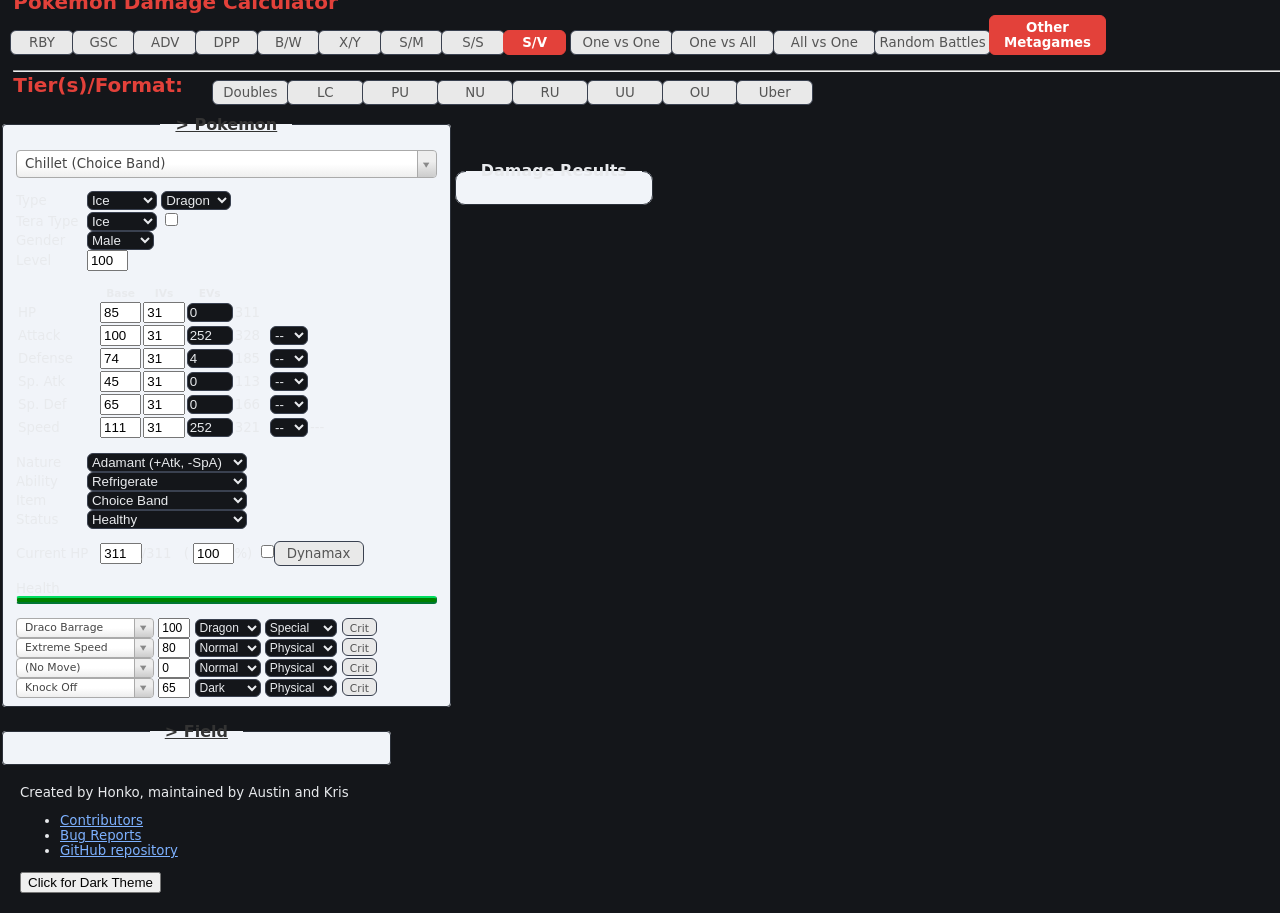
<file: calc/honkalculate.html>
<!DOCTYPE html>
<html lang="en">

<head>
    <meta charset="UTF-8" />
    <title>Pok&eacute;mon Damage Calculator</title>
    <link type="text/css" rel="stylesheet" href="./css/vendor/bootstrap.css" />
    <link type="text/css" rel="stylesheet" href="https://cdn.datatables.net/1.10.4/css/jquery.dataTables.min.css" />
    <link type="text/css" rel="stylesheet" href="https://cdn.datatables.net/colvis/1.1.1/css/dataTables.colVis.css" />
    <link type="text/css" rel="stylesheet" href="./js/vendor/select2/select2.css" />
    <link type="text/css" rel="stylesheet" href="./css/main.css?66af054b" />
    <link type="text/css" rel="stylesheet" href="./css/dark-theme.css" id="dark-theme-styles">
    <link type="text/css" rel="stylesheet" href="./css/rr-theme.css" />
    <!-- Global site tag (gtag.js) - Google Analytics -->
    <script async src="https://www.googletagmanager.com/gtag/js?id=UA-26211653-3"></script>
    <script>
        window.dataLayer = window.dataLayer || [];
        function gtag(){dataLayer.push(arguments);}
        gtag('js', new Date());

        gtag('config', 'UA-26211653-3');

        window.onerror = function(err, uri, line) {
            gtag('event', 'exception', {'description': uri + ':' + line + ': ' + err});
            return false;
        };
    </script>
    <!-- Immediately loads the dark theme in order to reduce FOIT -->
    <script>
        /*
        * localStorage will only store strings
        * This means that if it has the value 'false',
        * It will be truey and incorrectly cause the
        * dark theme to load.
        */
        if (localStorage.getItem('darkTheme') !== 'true') {
            document.getElementById('dark-theme-styles').disabled = true;
        }
    </script>
</head>

<body class="dark-theme">

<div class="header"><div class="header-inner">
    <ul class="nav">
        <li><a class="button nav-first" href="//pokemonshowdown.com"><img src="./img/pokemonshowdownbeta.png" alt="Pok&eacute;mon Showdown! (beta)" /> Home</a></li>
        <li><a class="button" href="//dex.pokemonshowdown.com">Pok&eacute;dex</a></li>
        <li><a class="button" href="//replay.pokemonshowdown.com/">Replays</a></li>
        <li><a class="button" href="//pokemonshowdown.com/ladder/">Ladder</a></li>
        <li><a class="button nav-last" href="//pokemonshowdown.com/forums/">Forum</a></li>
    </ul>
    <ul class="nav nav-play">
        <li><a class="button greenbutton nav-first nav-last" href="//play.pokemonshowdown.com/">Play</a></li>
    </ul>
    <div style="clear:both"></div>
</div></div>
<div class="wrapper">

    <span class="title-text main-title-text">Pok&eacute;mon Damage Calculator</span>
    <div aria-label="Settings" role="region">
        <span class="genSelection" aria-labelledby="selectGenInstruction" role="radiogroup" title="Select the generation.">
            <span class="visually-hidden" id="selectGenInstruction">Select the generation.</span>
            <input class="gen visually-hidden" type="radio" name="gen" value="1" id="gen1" /><label class="btn btn-small btn-left" for="gen1">RBY</label>
            <input class="gen visually-hidden" type="radio" name="gen" value="2" id="gen2" /><label class="btn btn-small btn-mid" for="gen2">GSC</label>
            <input class="gen visually-hidden" type="radio" name="gen" value="3" id="gen3" /><label class="btn btn-small btn-mid" for="gen3">ADV</label>
            <input class="gen visually-hidden" type="radio" name="gen" value="4" id="gen4" /><label class="btn btn-small btn-mid" for="gen4">DPP</label>
            <input class="gen visually-hidden" type="radio" name="gen" value="5" id="gen5" /><label class="btn btn-small btn-mid" for="gen5">B/W</label>
            <input class="gen visually-hidden" type="radio" name="gen" value="6" id="gen6" /><label class="btn btn-small btn-mid" for="gen6">X/Y</label>
            <input class="gen visually-hidden" type="radio" name="gen" value="7" id="gen7" /><label class="btn btn-small btn-mid" for="gen7">S/M</label>
			   <input class="gen visually-hidden" type="radio" name="gen" value="8" id="gen8" /><label class="btn btn-small btn-mid" for="gen8">S/S</label>
            <input class="gen visually-hidden" type="radio" name="gen" value="9" id="gen9" checked="checked" /><label class="btn btn-small btn-right" for="gen9">S/V</label>
        </span>
        <span class="modeSelection" aria-labelledby="selectModeInstruction" role="radiogroup" title="Select the calculator's mode of function.">
            <span class="visually-hidden" id="selectModeInstruction">Select the calculator's mode of function.</span>
            <input class="mode visually-hidden" type="radio" name="mode" id="one-vs-one" checked="checked" /><label class="btn btn-left btn-wide" for="one-vs-one">One vs One</label>
            <input class="mode visually-hidden" type="radio" name="mode" id="one-vs-all" /><label class="btn btn-mid btn-wide gen-specific g3 g4 g5 g6 g7 g8 g9" for="one-vs-all">One vs All</label>
            <input class="mode visually-hidden" type="radio" name="mode" id="all-vs-one" /><label class="btn btn-mid btn-wide gen-specific g3 g4 g5 g6 g7 g8 g9" for="all-vs-one">All vs One</label>
            <input class="mode visually-hidden" type="radio" name="mode" id="randoms" /><label class="btn btn-mid btn-xwide" for="randoms">Random Battles</label>
            <input class="mode visually-hidden" type="radio" name="mode" id="oms" checked="checked" /><label class="btn btn-right btn-xwide" for="oms">Other Metagames</label>
        </span>
    </div>
    <hr />
    <div>
        <span class="title-text">Tier(s)/Format: </span>
        <span class="tiers" title="Select the tier(s)/format.">
            <input class="visually-hidden" type="radio" name="tier" id="VGC17" /><label class="btn btn-left gen-specific g7" for="VGC19">VGC 19</label>
            <input class="visually-hidden" type="radio" name="tier" id="Doubles" /><label class="btn btn-mid gen-specific g5 g6 g7 g8 g9" for="Doubles">Doubles</label>
            <input class="visually-hidden" type="radio" name="tier" id="LC" /><label class="btn btn-mid gen-specific g4 g5 g6 g7 g8 g9" for="LC">LC</label>
            <input class="visually-hidden" type="checkbox" name="tier" id="PU" /><label class="btn btn-mid gen-specific g6 g7 g8 g9" for="PU">PU</label>
            <input class="visually-hidden" type="checkbox" name="tier" id="NU" /><label class="btn btn-mid gen-specific g3 g4 g5 g6 g7 g8 g9" for="NU">NU</label>
            <input class="visually-hidden" type="checkbox" name="tier" id="RU" /><label class="btn btn-mid gen-specific g5 g6 g7 g8 g9" for="RU">RU</label>
            <input class="visually-hidden" type="checkbox" name="tier" id="UU" /><label class="btn btn-mid" for="UU">UU</label>
            <input class="visually-hidden" type="checkbox" name="tier" id="OU" /><label class="btn btn-mid" for="OU">OU</label>
            <input class="visually-hidden" type="checkbox" name="tier" id="Uber" /><label class="btn btn-right" for="Uber">Uber</label>
    </span>
    </div>

</div>

    <div class="panel-group" id="accordion">
        <fieldset class="panel panel-default poke-info" id="p1">
            <legend class="panel-heading panel-title">
                <a data-toggle="collapse" data-parent="#accordion" href="#collapseOne" class="collapsible-link">>  Pokemon</a>
            </legend>
            <div id="collapseOne" class="panel-collapse collapse in">
                <div class="panel-body">
                    <input type="text" class="set-selector" />
                    <div class="info-group top">
                        <div>
                            <label>Type</label>
                            <select class="type1 terrain-trigger"></select>
                            <select class="type2 terrain-trigger"></select>
                        </div>
                        <div class="gen-specific g9">
                            <label>Tera Type</label>
                            <select class="teraType terrain-trigger calc-trigger"></select>
                            <input type="checkbox" title= "Has this Pok&eacute;mon terastalized?" class="teraToggle terrain-trigger calc-trigger">
                        </div>
                        <div class="hide">
                            <label>Forme</label>
                            <select class="forme calc-trigger"></select>
                        </div>
                        <div class="hide">
                            <label>Gender</label>
                            <select class="gender calc-trigger"><option></option><option selected="selected">Male</option><option>Female</option></select>
                        </div>
                        <div>
                            <label>Level</label>
                            <!--
                            We use inputmode="decimal" so that mobile devices will have a numpad appear when inputting values.
                            https://css-tricks.com/everything-you-ever-wanted-to-know-about-inputmode/#aa-decimal
                            -->
                            <input class="level" value="100" inputmode="decimal" />
                        </div>
                        <div class="hide">
                            <label>Weight (kg)</label>
                            <input class="weight" value="10.0" />
                        </div>
                    </div>
                    <div class="info-group">
                        <table>
                            <tr>
                                <th></th>
                                <th>Base</th>
                                <th class="gen-specific g3 g4 g5 g6 g7 g8 g9">IVs</th>
                                <th class="gen-specific g3 g4 g5 g6 g7 g8 g9">EVs</th>
                                <th class="gen-specific g1 g2 hide">DVs</th>
                                <th></th>
                                <th></th>
                            </tr>
                            <tr class="hp">
                                <td>
                                    <label>HP</label>
                                </td>
                                <td>
                                    <input class="base" value="100" inputmode="decimal" />
                                </td>
                                <td class="gen-specific g3 g4 g5 g6 g7 g8 g9">
                                    <input class="ivs" value="31" inputmode="decimal" />
                                </td>
                                <td class="gen-specific g3 g4 g5 g6 g7 g8 g9">
                                    <input class="evs" type="number" min="0" max="252" step="4" value="0" inputmode="decimal" />
                                </td>
                                <td class="gen-specific g1 g2 hide">
                                    <input class="dvs" value="15" disabled="disabled" inputmode="decimal" />
                                </td>
                                <td><span class="total">341</span>
                                </td>
                                <td></td>
                            </tr>
                            <tr class="at">
                                <td>
                                    <label>Attack</label>
                                </td>
                                <td>
                                    <input class="base" value="100" inputmode="decimal" />
                                </td>
                                <td class="gen-specific g3 g4 g5 g6 g7 g8 g9">
                                    <input class="ivs" value="31" inputmode="decimal" />
                                </td>
                                <td class="gen-specific g3 g4 g5 g6 g7 g8 g9">
                                    <input class="evs" type="number" min="0" max="252" step="4" value="0" inputmode="decimal" />
                                </td>
                                <td class="gen-specific g1 g2 hide">
                                    <input class="dvs" value="15" inputmode="decimal" />
                                </td>
                                <td><span class="total">236</span>
                                </td>
                                <td>
                                    <select class="boost">
                                        <option value="6">+6</option>
                                        <option value="5">+5</option>
                                        <option value="4">+4</option>
                                        <option value="3">+3</option>
                                        <option value="2">+2</option>
                                        <option value="1">+1</option>
                                        <option value="0" selected="selected">--</option>
                                        <option value="-1">-1</option>
                                        <option value="-2">-2</option>
                                        <option value="-3">-3</option>
                                        <option value="-4">-4</option>
                                        <option value="-5">-5</option>
                                        <option value="-6">-6</option>
                                    </select>
                                </td>
                            </tr>
                            <tr class="df">
                                <td>
                                    <label>Defense</label>
                                </td>
                                <td>
                                    <input class="base" value="100" inputmode="decimal" />
                                </td>
                                <td class="gen-specific g3 g4 g5 g6 g7 g8 g9">
                                    <input class="ivs" value="31" inputmode="decimal" />
                                </td>
                                <td class="gen-specific g3 g4 g5 g6 g7 g8 g9">
                                    <input class="evs" type="number" min="0" max="252" step="4" value="0" inputmode="decimal" />
                                </td>
                                <td class="gen-specific g1 g2 hide">
                                    <input class="dvs" value="15" inputmode="decimal" />
                                </td>
                                <td><span class="total">236</span>
                                </td>
                                <td>
                                    <select class="boost">
                                        <option value="6">+6</option>
                                        <option value="5">+5</option>
                                        <option value="4">+4</option>
                                        <option value="3">+3</option>
                                        <option value="2">+2</option>
                                        <option value="1">+1</option>
                                        <option value="0" selected="selected">--</option>
                                        <option value="-1">-1</option>
                                        <option value="-2">-2</option>
                                        <option value="-3">-3</option>
                                        <option value="-4">-4</option>
                                        <option value="-5">-5</option>
                                        <option value="-6">-6</option>
                                    </select>
                                </td>
                            </tr>
                            <tr class="sa gen-specific g2 g3 g4 g5 g6 g7 g8 g9">
                                <td>
                                    <label>Sp. Atk</label>
                                </td>
                                <td>
                                    <input class="base" value="100" inputmode="decimal" />
                                </td>
                                <td class="gen-specific g3 g4 g5 g6 g7 g8 g9">
                                    <input class="ivs" value="31" inputmode="decimal" />
                                </td>
                                <td class="gen-specific g3 g4 g5 g6 g7 g8 g9">
                                    <input class="evs" type="number" min="0" max="252" step="4" value="0" inputmode="decimal" />
                                </td>
                                <td class="gen-specific g1 g2 hide">
                                    <input class="dvs" value="15" inputmode="decimal" />
                                </td>
                                <td><span class="total">236</span>
                                </td>
                                <td>
                                    <select class="boost">
                                        <option value="6">+6</option>
                                        <option value="5">+5</option>
                                        <option value="4">+4</option>
                                        <option value="3">+3</option>
                                        <option value="2">+2</option>
                                        <option value="1">+1</option>
                                        <option value="0" selected="selected">--</option>
                                        <option value="-1">-1</option>
                                        <option value="-2">-2</option>
                                        <option value="-3">-3</option>
                                        <option value="-4">-4</option>
                                        <option value="-5">-5</option>
                                        <option value="-6">-6</option>
                                    </select>
                                </td>
                            </tr>
                            <tr class="sd gen-specific g2 g3 g4 g5 g6 g7 g8 g9">
                                <td>
                                    <label>Sp. Def</label>
                                </td>
                                <td>
                                    <input class="base" value="100" inputmode="decimal" />
                                </td>
                                <td class="gen-specific g3 g4 g5 g6 g7 g8 g9">
                                    <input class="ivs" value="31" inputmode="decimal" />
                                </td>
                                <td class="gen-specific g3 g4 g5 g6 g7 g8 g9">
                                    <input class="evs" type="number" min="0" max="252" step="4" value="0" inputmode="decimal" />
                                </td>
                                <td class="gen-specific g1 g2 hide">
                                    <input class="dvs" value="15" disabled="disabled" inputmode="decimal" />
                                </td>
                                <td><span class="total">236</span>
                                </td>
                                <td>
                                    <select class="boost">
                                        <option value="6">+6</option>
                                        <option value="5">+5</option>
                                        <option value="4">+4</option>
                                        <option value="3">+3</option>
                                        <option value="2">+2</option>
                                        <option value="1">+1</option>
                                        <option value="0" selected="selected">--</option>
                                        <option value="-1">-1</option>
                                        <option value="-2">-2</option>
                                        <option value="-3">-3</option>
                                        <option value="-4">-4</option>
                                        <option value="-5">-5</option>
                                        <option value="-6">-6</option>
                                    </select>
                                </td>
                            </tr>
                            <tr class="sl gen-specific g1 hide">
                                <td>
                                    <label>Special</label>
                                </td>
                                <td>
                                    <input class="base" value="100" inputmode="decimal" />
                                </td>
                                <td>
                                    <input class="dvs" value="15" inputmode="decimal" />
                                </td>
                                <td><span class="total">236</span>
                                </td>
                                <td>
                                    <select class="boost">
                                        <option value="6">+6</option>
                                        <option value="5">+5</option>
                                        <option value="4">+4</option>
                                        <option value="3">+3</option>
                                        <option value="2">+2</option>
                                        <option value="1">+1</option>
                                        <option value="0" selected="selected">--</option>
                                        <option value="-1">-1</option>
                                        <option value="-2">-2</option>
                                        <option value="-3">-3</option>
                                        <option value="-4">-4</option>
                                        <option value="-5">-5</option>
                                        <option value="-6">-6</option>
                                    </select>
                                </td>
                            </tr>
                            <tr class="sp">
                                <td>
                                    <label>Speed</label>
                                </td>
                                <td>
                                    <input class="base" value="100" inputmode="decimal" />
                                </td>
                                <td class="gen-specific g3 g4 g5 g6 g7 g8 g9">
                                    <input class="ivs" value="31" inputmode="decimal" />
                                </td>
                                <td class="gen-specific g3 g4 g5 g6 g7 g8 g9">
                                    <input class="evs" type="number" min="0" max="252" step="4" value="0" inputmode="decimal" />
                                </td>
                                <td class="gen-specific g1 g2 hide">
                                    <input class="dvs" value="15" inputmode="decimal" />
                                </td>
                                <td><span class="total">236</span>
                                </td>
                                <td>
                                    <select class="boost">
                                        <option value="6">+6</option>
                                        <option value="5">+5</option>
                                        <option value="4">+4</option>
                                        <option value="3">+3</option>
                                        <option value="2">+2</option>
                                        <option value="1">+1</option>
                                        <option value="0" selected="selected">--</option>
                                        <option value="-1">-1</option>
                                        <option value="-2">-2</option>
                                        <option value="-3">-3</option>
                                        <option value="-4">-4</option>
                                        <option value="-5">-5</option>
                                        <option value="-6">-6</option>
                                    </select>
                                </td>
                                <td><span class="totalMod">---</span>
                                </td>
                            </tr>
                        </table>
                    </div>
                    <div class="info-group info-selectors">
                        <div class="gen-specific g3 g4 g5 g6 g7 g8 g9">
                            <label>Nature</label>
                            <select class="nature">
                                <option value="Adamant">Adamant (+Atk, -SpA)</option>
                                <option value="Bashful">Bashful</option>
                                <option value="Bold">Bold (+Def, -Atk)</option>
                                <option value="Brave">Brave (+Atk, -Spe)</option>
                                <option value="Calm">Calm (+SpD, -Atk)</option>
                                <option value="Careful">Careful (+SpD, -SpA)</option>
                                <option value="Docile">Docile</option>
                                <option value="Gentle">Gentle (+SpD, -Def)</option>
                                <option value="Hardy" selected="selected">Hardy</option>
                                <option value="Hasty">Hasty (+Spe, -Def)</option>
                                <option value="Impish">Impish (+Def, -SpA)</option>
                                <option value="Jolly">Jolly (+Spe, -SpA)</option>
                                <option value="Lax">Lax (+Def, -SpD)</option>
                                <option value="Lonely">Lonely (+Atk, -Def)</option>
                                <option value="Mild">Mild (+SpA, -Def)</option>
                                <option value="Modest">Modest (+SpA, -Atk)</option>
                                <option value="Naive">Naive (+Spe, -SpD)</option>
                                <option value="Naughty">Naughty (+Atk, -SpD)</option>
                                <option value="Quiet">Quiet (+SpA, -Spe)</option>
                                <option value="Quirky">Quirky</option>
                                <option value="Rash">Rash (+SpA, -SpD)</option>
                                <option value="Relaxed">Relaxed (+Def, -Spe)</option>
                                <option value="Sassy">Sassy (+SpD, -Spe)</option>
                                <option value="Serious">Serious</option>
                                <option value="Timid">Timid (+Spe, -Atk)</option>
                            </select>
                        </div>
                        <div class="gen-specific g3 g4 g5 g6 g7 g8 g9">
                            <label>Ability</label>
                            <select class="ability terrain-trigger"></select>
                            <input hidden type="checkbox" title= "Is this ability active?" class="abilityToggle">
                            <select hidden aria-label="Allies fainted" class="alliesFainted calc-trigger">
                                <option value="0">Zero allies fainted</option>
                                <option value="1">One ally fainted</option>
                                <option value="2">Two allies fainted</option>
                                <option value="3">Three allies fainted</option>
                                <option value="4">Four allies fainted</option>
                                <option value="5">Five allies fainted</option>
                            </select>
                            <select hidden aria-label="Boosted Stat" title="What stat is boosted by this ability?" class="boostedStat calc-trigger">
                                <option value="auto">Auto-Select</option>
                                <option value="">Inactive</option>
                                <option value="atk">Attack</option>
                                <option value="def">Defense</option>
                                <option value="spa">Special Attack</option>
                                <option value="spd">Special Defense</option>
                                <option value="spe">Speed</option>
                            </select>
                        </div>
                        <div class="gen-specific g2 g3 g4 g5 g6 g7 g8 g9">
                            <label>Item</label>
                            <select class="item terrain-trigger"></select>
                        </div>
                        <div>
                            <label>Status</label>
                            <select class="status">
                                <option value="Healthy">Healthy</option>
                                <option value="Poisoned">Poisoned</option>
                                <option value="Badly Poisoned">Badly Poisoned</option>
                                <option value="Burned">Burned</option>
                                <option value="Paralyzed">Paralyzed</option>
                                <option value="Asleep">Asleep</option>
                                <option value="Freeze">Freeze</option>
                            </select>
                            <select class="toxic-counter hide">
                                <option value="1">1/16</option>
                                <option value="2">2/16</option>
                                <option value="3">3/16</option>
                                <option value="4">4/16</option>
                                <option value="5">5/16</option>
                                <option value="6">6/16</option>
                                <option value="7">7/16</option>
                                <option value="8">8/16</option>
                                <option value="9">9/16</option>
                                <option value="10">10/16</option>
                                <option value="11">11/16</option>
                                <option value="12">12/16</option>
                                <option value="13">13/16</option>
                                <option value="14">14/16</option>
                                <option value="15">15/16</option>
                            </select>
                        </div>
                    </div>
                    <div class="info-group">
                        <label>Current HP</label>
                        <input class="current-hp" value="341" />/<span class="max-hp">341</span> (
                        <input class="percent-hp" value="100" />%)
						 <input class="max calc-trigger btn-input" type="checkbox" id="maxL" /><label class="btn btn-wide gen-specific g8 g9" for="maxL" title="Use the corresponding Max Move?">Dynamax</label>
                        <br />
                        <br />
                        Health <div class="hpbar"></div>
                    </div>
                    <div class="move1">
                        <select class="move-selector small-select"></select>
                        <input class="move-bp" value="50" inputmode="decimal" />
                        <select class="move-type"></select>
                        <select class="move-cat gen-specific g4 g5 g6 g7 g8 g9">
                            <option value="Physical">Physical</option>
                            <option value="Special">Special</option>
                        </select>
                        <input class="move-crit visually-hidden" type="checkbox" id="critL1" />
                        <label class="btn crit-btn" for="critL1" title="Force this attack to be a critical hit?">Crit</label>
                        <input class="move-z visually-hidden" type="checkbox" id="zL1"/>
                        <label class="btn z-btn gen-specific g7" for="zL1" title="Make this attack a Z-move?">Z</label>
                        <input class="move-stellar visually-hidden" type="checkbox" id="stellarL1" />
                        <label class="stellar-btn btn" style="display: none;" for="stellarL1" title="Make this attack Stellar boosted?">Stellar</label>
                        <select class="move-hits hide">
                            <option value="2">2 hits</option>
                            <option value="3">3 hits</option>
                            <option value="4">4 hits</option>
                            <option value="5">5 hits</option>
                        </select>
                        <select class="stat-drops calc-trigger hide" title="How many times was this move used in a row?">>
                            <option value="1">Once</option>
                            <option value="2">Twice</option>
                            <option value="3">3 times</option>
                            <option value="4">4 times</option>
                            <option value="5">5 times</option>
                        </select>
                        <select class="metronome calc-trigger hide" title="How many times was this move successfully and consecutively used while holding Metronome before this turn?">
                            <option value="0">Never</option>
                            <option value="1">Once</option>
                            <option value="2">Twice</option>
                            <option value="3">3 times</option>
                            <option value="4">4 times</option>
                            <option value="5">5 times</option>
                        </select>
                    </div>
                    <div class="move2">
                        <select class="move-selector small-select"></select>
                        <input class="move-bp" value="0" inputmode="decimal" />
                        <select class="move-type"></select>
                        <select class="move-cat gen-specific g4 g5 g6 g7 g8 g9">
                            <option value="Physical">Physical</option>
                            <option value="Special">Special</option>
                        </select>
                        <input class="move-crit visually-hidden" type="checkbox" id="critL2" />
                        <label class="btn crit-btn" for="critL2" title="Force this attack to be a critical hit?">Crit</label>
                        <input class="move-z visually-hidden" type="checkbox" id="zL2"/>
                        <label class="btn z-btn gen-specific g7" for="zL2" title="Make this attack a Z-move?">Z</label>
                        <input class="move-stellar visually-hidden" type="checkbox" id="stellarL2" />
                        <label class="stellar-btn btn" style="display: none;" for="stellarL2" title="Make this attack Stellar boosted?">Stellar</label>
                        <select class="move-hits hide">
                            <option value="2">2 hits</option>
                            <option value="3">3 hits</option>
                            <option value="4">4 hits</option>
                            <option value="5">5 hits</option>
                        </select>
                        <select class="stat-drops calc-trigger hide" title="How many times was this move used in a row?">>
                            <option value="1">Once</option>
                            <option value="2">Twice</option>
                            <option value="3">3 times</option>
                            <option value="4">4 times</option>
                            <option value="5">5 times</option>
                        </select>
                        <select class="metronome calc-trigger hide" title="How many times was this move successfully and consecutively used while holding Metronome before this turn?">
                            <option value="0">Never</option>
                            <option value="1">Once</option>
                            <option value="2">Twice</option>
                            <option value="3">3 times</option>
                            <option value="4">4 times</option>
                            <option value="5">5 times</option>
                        </select>
                    </div>
                    <div class="move3">
                        <select class="move-selector small-select"></select>
                        <input class="move-bp" value="0" inputmode="decimal" />
                        <select class="move-type"></select>
                        <select class="move-cat gen-specific g4 g5 g6 g7 g8 g9">
                            <option value="Physical">Physical</option>
                            <option value="Special">Special</option>
                        </select>
                        <input class="move-crit visually-hidden" type="checkbox" id="critL3" />
                        <label class="btn crit-btn" for="critL3" title="Force this attack to be a critical hit?">Crit</label>
                        <input class="move-z visually-hidden" type="checkbox" id="zL3"/>
                        <label class="btn z-btn gen-specific g7" for="zL3" title="Make this attack a Z-move?">Z</label>
                        <input class="move-stellar visually-hidden" type="checkbox" id="stellarL3" />
                        <label class="stellar-btn btn" style="display: none;" for="stellarL3" title="Make this attack Stellar boosted?">Stellar</label>
                        <select class="move-hits hide">
                            <option value="2">2 hits</option>
                            <option value="3">3 hits</option>
                            <option value="4">4 hits</option>
                            <option value="5">5 hits</option>
                        </select>
                        <select class="stat-drops calc-trigger hide" title="How many times was this move used in a row?">>
                            <option value="1">Once</option>
                            <option value="2">Twice</option>
                            <option value="3">3 times</option>
                            <option value="4">4 times</option>
                            <option value="5">5 times</option>
                        </select>
                        <select class="metronome calc-trigger hide" title="How many times was this move successfully and consecutively used while holding Metronome before this turn?">
                            <option value="0">Never</option>
                            <option value="1">Once</option>
                            <option value="2">Twice</option>
                            <option value="3">3 times</option>
                            <option value="4">4 times</option>
                            <option value="5">5 times</option>
                        </select>
                    </div>
                    <div class="move4">
                        <select class="move-selector small-select"></select>
                        <input class="move-bp" value="0" inputmode="decimal" />
                        <select class="move-type"></select>
                        <select class="move-cat gen-specific g4 g5 g6 g7 g8 g9">
                            <option value="Physical">Physical</option>
                            <option value="Special">Special</option>
                        </select>
                        <input class="move-crit visually-hidden" type="checkbox" id="critL4" />
                        <label class="btn crit-btn" for="critL4" title="Force this attack to be a critical hit?">Crit</label>
                        <input class="move-z visually-hidden" type="checkbox" id="zL4"/>
                        <label class="btn z-btn gen-specific g7" for="zL4" title="Make this attack a Z-move?">Z</label>
                        <input class="move-stellar visually-hidden" type="checkbox" id="stellarL4" />
                        <label class="stellar-btn btn" style="display: none;" for="stellarL4" title="Make this attack Stellar boosted?">Stellar</label>
                        <select class="move-hits hide">
                            <option value="2">2 hits</option>
                            <option value="3">3 hits</option>
                            <option value="4">4 hits</option>
                            <option value="5">5 hits</option>
                        </select>
                        <select class="stat-drops calc-trigger hide" title="How many times was this move used in a row?">>
                          <option value="1">Once</option>
                          <option value="2">Twice</option>
                          <option value="3">3 times</option>
                          <option value="4">4 times</option>
                          <option value="5">5 times</option>
                        </select>
                        <select class="metronome calc-trigger hide" title="How many times was this move successfully and consecutively used while holding Metronome before this turn?">
                            <option value="0">Never</option>
                            <option value="1">Once</option>
                            <option value="2">Twice</option>
                            <option value="3">3 times</option>
                            <option value="4">4 times</option>
                            <option value="5">5 times</option>
                        </select>
                    </div>
                </div>
            </div>
        </fieldset>
        <fieldset class="panel panel-default field-info">
            <legend class="panel-heading panel-title">
                <a data-toggle="collapse" data-parent="#accordion" href="#collapseTwo" class="collapsible-link">>  Field</a>
            </legend>
            <div id="collapseTwo" class="panel-collapse collapse">
                <div class="panel-body">
                    <div class="gen-specific g3 g4 g5 g6 g7 g8 g9" style="width: 10.6em; margin: 0 auto 5px;" title="Select the battle format.">
                        <input class="visually-hidden" type="radio" name="format" value="Singles" id="singles-format" />
                        <label class="btn btn-left" for="singles-format">Singles</label>
                        <input class="visually-hidden" type="radio" name="format" value="Doubles" id="doubles-format" />
                        <label class="btn btn-right" for="doubles-format">Doubles</label>
                    </div>
                    <div class="gen-specific g6 g7 g8 g9" title="Select the current terrain.">
                        <input class="visually-hidden terrain-trigger calc-trigger" type="checkbox" name="terrain" value="Electric" id="electric" /><label class="btn btn-xxxwide btn-left" for="electric">Electric Terrain</label>
                        <input class="visually-hidden terrain-trigger calc-trigger" type="checkbox" name="terrain" value="Grassy" id="grassy" /><label class="btn btn-xxxwide btn-mid" for="grassy">Grassy Terrain</label>
                        <input class="visually-hidden terrain-trigger calc-trigger" type="checkbox" name="terrain" value="Misty" id="misty" /><label class="btn btn-xxxwide btn-right" for="misty">Misty Terrain</label>
                    </div>
                    <div class="gen-specific g7 g8 g9" title="Select the current terrain.">
                        <input class="visually-hidden terrain-trigger calc-trigger" type="checkbox" name="terrain" value="Psychic" id="psychic" /><label class="btn btn-xxxwide btn-mid" for="psychic">Psychic Terrain</label>
                    </div>
						  <div aria-labelledby="selectRuinInstruction" class="gen-specific g9 format-specific doubles" role="group" style="margin: 5px auto auto;" title="Select the ruin abilities from other Pok&eacute;mon on the field.">
								<span class="visually-hidden" id="selectRuinInstruction">Select the active Ruin abilities from other Poke&eacute;mon on the field.</span>
								<input class="visually-hidden calc-trigger" type="checkbox" name="ruin" value="Beads" id="beads" />
								<label class="btn btn-xxxwide btn-left" for="beads">Beads of Ruin</label>
								<input class="visually-hidden calc-trigger" type="checkbox" name="ruin" value="Tablets" id="tablets" />
								<label class="btn btn-xxxwide btn-mid" for="tablets">Tablets of Ruin</label>
								<input class="visually-hidden calc-trigger" type="checkbox" name="ruin" value="Sword" id="sword" />
								<label class="btn btn-xxxwide btn-right" for="sword">Sword of Ruin</label>
								<input class="visually-hidden calc-trigger" type="checkbox" name="ruin" value="Vessel" id="vessel" />
								<label class="btn btn-xxxwide btn-mid" for="vessel">Vessel of Ruin</label>
						  </div>
                    <hr class="gen-specific g6 g7 g8 g9" />
                    <div class="gen-specific g3 g4 g5 g6 g7 g8 g9" style="width: 22.2em; margin: 5px auto;" title="Select the current weather condition.">
                        <input class="visually-hidden" type="radio" name="weather" value="" id="clear" checked="checked" />
                        <label class="btn btn-small btn-left" for="clear">None</label>
                        <input class="visually-hidden" type="radio" name="weather" value="Sun" id="sun" />
                        <label class="btn btn-small btn-mid" for="sun">Sun</label>
                        <input class="visually-hidden" type="radio" name="weather" value="Rain" id="rain" />
                        <label class="btn btn-small btn-mid" for="rain">Rain</label>
                        <input class="visually-hidden" type="radio" name="weather" value="Sand" id="sand" />
                        <label class="btn btn-small btn-mid" for="sand">Sand</label>
                        <span class="gen-specific g3 g4 g5 g6 g7 g8">
                            <input class="visually-hidden" type="radio" name="weather" value="Hail" id="hail" />
                            <label class="btn btn-small btn-right" for="hail">Hail</label>
                        </span>
                        <span class="gen-specific g9">
                            <input class="visually-hidden" type="radio" name="weather" value="Snow" id="snow" />
                            <label class="btn btn-small btn-right" for="snow">Snow</label>
                        </span>
                    </div>
                    <div class="gen-specific g6 g7 g8 g9" title="Select the current weather condition.">
                        <input class="visually-hidden" type="radio" name="weather" value="Harsh Sunshine" id="harsh-sunshine" />
                        <label class="btn btn-xxxwide btn-left" for="harsh-sunshine">Harsh Sunshine</label>
                        <input class="visually-hidden" type="radio" name="weather" value="Heavy Rain" id="heavy-rain" />
                        <label class="btn btn-xxxwide btn-mid" for="heavy-rain">Heavy Rain</label>
                        <input class="visually-hidden" type="radio" name="weather" value="Strong Winds" id="strong-winds" />
                        <label class="btn btn-xxxwide btn-right" for="strong-winds">Strong Winds</label>
                    </div>
                    <div class="gen-specific g2 hide" style="width: 17.8em; margin: 0 auto 5px;" title="Select the current weather condition.">
                        <input class="visually-hidden" type="radio" name="gscWeather" value="" id="gscClear" checked="checked" />
                        <label class="btn btn-small btn-left" for="gscClear">None</label>
                        <input class="visually-hidden" type="radio" name="gscWeather" value="Sun" id="gscSun" />
                        <label class="btn btn-small btn-mid" for="gscSun">Sun</label>
                        <input class="visually-hidden" type="radio" name="gscWeather" value="Rain" id="gscRain" />
                        <label class="btn btn-small btn-mid" for="gscRain">Rain</label>
                        <input class="visually-hidden" type="radio" name="gscWeather" value="Sand" id="gscSand" />
                        <label class="btn btn-small btn-right" for="gscSand">Sand</label>
                    </div>
                    <div class="gen-specific g5 g6 g7 g8 g9" style="width: 22.2em; margin: 5px auto; display: inline-block;">
                        <span hidden id="magicRoomInstruction">Is Magic Room in effect?</span>
                        <span hidden id="wonderRoomInstruction">Is Wonder Room in effect?</span>
                        <input aria-describedby="magicRoomInstruction" class="visually-hidden" type="checkbox" id="magicroom" />
                        <label class="btn btn-xxxwide btn-left" for="magicroom">Magic Room</label>
                        <input aria-describedby="wonderRoomInstruction" class="visually-hidden" type="checkbox" id="wonderroom" />
                        <label class="btn btn-xxxwide btn-right" for="wonderroom">Wonder Room</label>
                    </div>
                    <div class="gen-specific g4 g5 g6 g7 g8 g9" style="width: 5.3em; margin: 5px auto;" title="Is gravity in effect?">
                        <input class="visually-hidden" type="checkbox" id="gravity" />
                        <label class="btn" for="gravity">Gravity</label>
                    </div>
                    <hr class="gen-specific g2 g3 g4 g5 g6 g7 g8 g9" />
                    <div class="btn-group gen-specific g4 g5 g6 g7 g8 g9">
                        <div class="left" title="Is Stealth Rock affecting this side of the field?">
                            <input class="visually-hidden" type="checkbox" id="srL" />
                            <label class="btn btn-xwide" for="srL">Stealth Rock</label>
                        </div>
                        <div class="right" title="Is Stealth Rock affecting this side of the field?">
                            <input class="visually-hidden" type="checkbox" id="srR" />
                            <label class="btn btn-xwide" for="srR">Stealth Rock</label>
                        </div>
                    </div>
						 <div class="btn-group gen-specific g8">
                        <div class="left" title="Is Steelsurge affecting this side of the field?">
                            <input class="visually-hidden" type="checkbox" id="steelsurgeL" />
                            <label class="btn btn-xwide" for="steelsurgeL">Steelsurge</label>
                        </div>
                        <div class="right" title="Is Steelsurge affecting this side of the field?">
                            <input class="visually-hidden" type="checkbox" id="steelsurgeR" />
                            <label class="btn btn-xwide" for="steelsurgeR">Steelsurge</label>
                        </div>
                    </div>
                    <div class="btn-group gen-specific g3 g4 g5 g6 g7 g8 g9">
                        <div class="left" title="Are there Spikes on this side of the field?">
                            <input class="visually-hidden" type="radio" name="spikesL" value="0" id="spikesL0" checked="checked" />
                            <label class="btn btn-xsmall btn-left" for="spikesL0">0</label>
                            <input class="visually-hidden" type="radio" name="spikesL" value="1" id="spikesL1" />
                            <label class="btn btn-xsmall btn-mid" for="spikesL1">1</label>
                            <input class="visually-hidden" type="radio" name="spikesL" value="2" id="spikesL2" />
                            <label class="btn btn-xsmall btn-mid" for="spikesL2">2</label>
                            <input class="visually-hidden" type="radio" name="spikesL" value="3" id="spikesL3" />
                            <label class="btn btn-wide btn-right" for="spikesL3">3 Spikes</label>
                        </div>
                        <div class="right" title="Are there Spikes on this side of the field?">
                            <input class="visually-hidden" type="radio" name="spikesR" value="3" id="spikesR3" />
                            <label class="btn btn-wide btn-left" for="spikesR3">3 Spikes</label>
                            <input class="visually-hidden" type="radio" name="spikesR" value="2" id="spikesR2" />
                            <label class="btn btn-xsmall btn-mid" for="spikesR2">2</label>
                            <input class="visually-hidden" type="radio" name="spikesR" value="1" id="spikesR1" />
                            <label class="btn btn-xsmall btn-mid" for="spikesR1">1</label>
                            <input class="visually-hidden" type="radio" name="spikesR" value="0" id="spikesR0" checked="checked" />
                            <label class="btn btn-xsmall btn-right" for="spikesR0">0</label>
                        </div>
                    </div>
                    <div class="btn-group gen-specific g2">
                        <div class="left" title="Are there Spikes on this side of the field?">
                            <input class="visually-hidden" type="checkbox" id="gscSpikesL" />
                            <label class="btn" for="gscSpikesL">Spikes</label>
                        </div>
                        <div class="right" title="Are there Spikes on this side of the field?">
                            <input class="visually-hidden" type="checkbox" id="gscSpikesR" />
                            <label class="btn" for="gscSpikesR">Spikes</label>
                        </div>
                    </div>
                    <div class="btn-group">
                        <div class="left" title="Is this Pok&eacute;mon protected by Reflect and/or Light Screen?">
                            <input class="visually-hidden" type="checkbox" id="reflectL" />
                            <label class="btn btn-left" for="reflectL">Reflect</label>
                            <input class="visually-hidden" type="checkbox" id="lightScreenL" />
                            <label class="btn btn-xwide btn-right" for="lightScreenL">Light Screen</label>
                        </div>
                        <div class="right" title="Is this Pok&eacute;mon protected by Reflect and/or Light Screen?">
                            <input class="visually-hidden" type="checkbox" id="lightScreenR" />
                            <label class="btn btn-xwide btn-left" for="lightScreenR">Light Screen</label>
                            <input class="visually-hidden" type="checkbox" id="reflectR" />
                            <label class="btn btn-right" for="reflectR">Reflect</label>
                        </div>
                    </div>
                    <div class="btn-group gen-specific g2 g3 g4 g5 g6 g7 g8 g9">
                        <div class="left" title="Is this Pok&eacute;mon protected?">
                            <input class="visually-hidden" type="checkbox" id="protectL" />
                            <label class="btn btn-wide" for="protectL">Protect</label>
                        </div>
                        <div class="right" title="Is this Pok&eacute;mon protected?">
                            <input class="visually-hidden" type="checkbox" id="protectR" />
                            <label class="btn btn-wide" for="protectR">Protect</label>
                        </div>
                    </div>
                    <div class="btn-group">
                        <div class="left" title="Has this Pok&eacute;mon been affected by Leech Seed?">
                            <input class="visually-hidden" type="checkbox" id="leechSeedL" />
                            <label class="btn btn-wide" for="leechSeedL">Leech Seed</label>
                        </div>
                        <div class="right" title="Has this Pok&eacute;mon been affected by Leech Seed?">
                            <input class="visually-hidden" type="checkbox" id="leechSeedR" />
                            <label class="btn btn-wide" for="leechSeedR">Leech Seed</label>
                        </div>
                    </div>
                    <div class="btn-group gen-specific g2 g3 g4 g5 g6 g7 g8 g9">
                        <div class="left" title="Has this Pok&eacute;mon been revealed with Foresight or Odor Sleuth?">
                            <input class="visually-hidden" type="checkbox" id="foresightL" />
                            <label class="btn btn-wide" for="foresightL">Foresight</label>
                        </div>
                        <div class="right" title="Has this Pok&eacute;mon been revealed with Foresight or Odor Sleuth?">
                            <input class="visually-hidden" type="checkbox" id="foresightR" />
                            <label class="btn btn-wide" for="foresightR">Foresight</label>
                        </div>
                    </div>
                    <div class="btn-group gen-specific g3 g4 g5 g6 g7 g8 g9">
                        <div class="left" title="Has this Pok&eacute;mon's power been boosted by an ally's Helping Hand?">
                            <input class="visually-hidden" type="checkbox" id="helpingHandL" />
                            <label class="btn btn-xxwide" for="helpingHandL">Helping Hand</label>
                        </div>
                        <div class="right" title="Has this Pok&eacute;mon's power been boosted by an ally's Helping Hand?">
                            <input class="visually-hidden" type="checkbox" id="helpingHandR" />
                            <label class="btn btn-xxwide" for="helpingHandR">Helping Hand</label>
                        </div>
                    </div>
                    <div class="btn-group gen-specific g4 g5 g6 g7 g8 g9">
                        <div class="left" title="Has this Pok&eacute;mon's speed been boosted by Tailwind?">
                            <input class="visually-hidden" type="checkbox" id="tailwindL" />
                            <label class="btn btn-xxwide" for="tailwindL">Tailwind</label>
                        </div>
                        <div class="right" title="Has this Pok&eacute;mon's speed been boosted by Tailwind?">
                            <input class="visually-hidden" type="checkbox" id="tailwindR" />
                            <label class="btn btn-xxwide" for="tailwindR">Tailwind</label>
                        </div>
                    </div>
                    <tr class="gen-specific g4 g5 g6 g7 g8 g9">
                        <td><div class="left" title="Is the Pok&eacute;mon affected by an ally's Flower Gift?">
                            <div hidden id="selectFlowerGiftInstruction">Is the Pok&eacute;mon affected by an ally's Flower Gift?</div>
                            <input aria-describedby="selectFlowerGiftInstruction" class="visually-hidden calc-trigger" type="checkbox" id="flowerGiftL" />
                            <label class="btn btn-xxwide" for="flowerGiftL">Flower Gift</label>
                        </div></td>
                        <td><div class="right" title="Is the Pok&eacute;mon affected by an ally's Flower Gift?">
                            <input aria-describedby="selectFlowerGiftInstruction" class="visually-hidden calc-trigger" type="checkbox" id="flowerGiftR" />
                            <label class="btn btn-xxwide" for="flowerGiftR">Flower Gift</label>
                        </div></td>
                    </tr>
                    <div class="btn-group gen-specific g5 g6 g7 g8 g9">
                        <div class="left" title="Is the Pok&eacute;mon protected by an ally's Friend Guard?">
                            <input class="visually-hidden" type="checkbox" id="friendGuardL" />
                            <label class="btn btn-xxwide" for="friendGuardL">Friend Guard</label>
                        </div>
                        <div class="right" title="Is the Pok&eacute;mon protected by an ally's Friend Guard?">
                            <input class="visually-hidden" type="checkbox" id="friendGuardR" />
                            <label class="btn btn-xxwide" for="friendGuardR">Friend Guard</label>
                        </div>
                    </div>
                    <div class="btn-group gen-specific g7 g8 g9">
                        <div class="left" title="Is the Pok&eacute;mon protected by an ally's Aurora Veil?">
                            <input class="visually-hidden" type="checkbox" id="auroraVeilL" />
                            <label class="btn btn-xxwide" for="auroraVeilL">Aurora Veil</label>
                        </div>
                        <div class="right" title="Is the Pok&eacute;mon protected by an ally's Aurora Veil?">
                            <input class="visually-hidden" type="checkbox" id="auroraVeilR" />
                            <label class="btn btn-xxwide" for="auroraVeilR">Aurora Veil</label>
                        </div>
                    </div>
                    <div class="btn-group gen-specific g7 g8 g9">
                        <div class="left" title="Has this Pok&eacute;mon's power been boosted by an ally's Battery ability?">
                            <input class="visually-hidden" type="checkbox" id="batteryL" />
                            <label class="btn btn-xxwide" for="batteryL">Battery</label>
                        </div>
                        <div class="right" title="Has this Pok&eacute;mon's power been boosted by an ally's Battery ability?">
                            <input class="visually-hidden" type="checkbox" id="batteryR" />
                            <label class="btn btn-xxwide" for="batteryR">Battery</label>
                        </div>
                        <div class="btn-group gen-specific g8 g9">
                            <div class="left" title="Has this Pok&eacute;mon's power been boosted by an ally's Power Spot ability?">
                                <input class="visually-hidden" type="checkbox" id="powerSpotL" />
                                <label class="btn btn-xxwide" for="powerSpotL">Power Spot</label>
                            </div>
                            <div class="right" title="Has this Pok&eacute;mon's power been boosted by an ally's Power Spot ability?">
                                <input class="visually-hidden" type="checkbox" id="powerSpotR" />
                                <label class="btn btn-xxwide" for="powerSpotR">Power Spot</label>
                            </div>
                        </div>
                        <div class="btn-group gen-specific g2 g3 g4 g5 g6 g7 g8 g9">
                            <div class="left" title="Is the defending Pok&eacute;mon switching out?">
                                <input class="visually-hidden" type="checkbox" id="switchingL" />
                                <label class="btn btn-xxwide" for="switchingL">Switching out</label>
                            </div>
                            <div class="right" title="Is the defending Pok&eacute;mon switching out?">
                                <input class="visually-hidden" type="checkbox" id="switchingR" />
                                <label class="btn btn-xxwide" for="switchingR">Switching out</label>
                            </div>
                    </div>
                </div>
            </div>
        </fieldset>
    </div>
    <div>
        <fieldset class="panel holder-0">
            <legend class="panel-heading panel-title">Damage Results</legend>
            <table class="hide display" id="holder-2">
                <thead>
                    <tr>
                        <th></th>
                        <th>Best Move</th>
                        <th>Damage (%)</th>
                        <th>Damage (px)</th>
                        <th>KO Chance</th>
                        <th>Type 1</th>
                        <th>Type 2</th>
                        <th>Ability</th>
                        <th>Item</th>
                    </tr>
                </thead>
            </table>
        </fieldset>
    </div>
    <script type="text/javascript">
        var linkExtension = '.html';
    </script>
    <!-- jquery.dataTables is incompatible with newer versions of jQuery -->
    <script type="text/javascript" src="./js/vendor/jquery-1.9.1.min.js"></script>
    <script type="text/javascript" src="https://maxcdn.bootstrapcdn.com/bootstrap/3.3.1/js/bootstrap.min.js"></script> <!-- to be replaced (probably) -->
    <script type="text/javascript" src="https://cdn.datatables.net/1.10.4/js/jquery.dataTables.min.js"></script>
    <script type="text/javascript" src="https://cdn.datatables.net/colvis/1.1.1/js/dataTables.colVis.min.js"></script>
    <script type="text/javascript" src="./js/vendor/select2/select2.min.js"></script>
    <script type="text/javascript" src="./js/vendor/url-search-params-0.1.2.min.js"></script>
    <script type="text/javascript">
        this.__createBinding = function(o, m, k, k2) {
            if (k2 === undefined) k2 = k;
            o[k2] = m[k];
        };
        var calc = exports = {};
        function require() { return exports; };
    </script>
    <script type="text/javascript" src="./calc/util.js?8fa0c7ff"></script>
    <script type="text/javascript" src="./calc/stats.js?9220179f"></script>
    <script type="text/javascript" src="./calc/data/species.js?047568e3"></script>
    <script type="text/javascript" src="./js/data/sets/gen9.js?2823f934"></script>
    <script type="text/javascript" src="./js/data/sets/gen8.js?bc0e653f"></script>
    <script type="text/javascript" src="./js/data/sets/gen7.js?340ca1b4"></script>
    <script type="text/javascript" src="./js/data/sets/gen6.js?44aac75e"></script>
    <script type="text/javascript" src="./js/data/sets/gen5.js?8cac8915"></script>
    <script type="text/javascript" src="./js/data/sets/gen4.js?00b2164e"></script>
    <script type="text/javascript" src="./js/data/sets/gen3.js?ed9e6b6f"></script>
    <script type="text/javascript" src="./js/data/sets/gen2.js?bb353dc3"></script>
    <script type="text/javascript" src="./js/data/sets/gen1.js?07895744"></script>
    <script type="text/javascript" src="./calc/data/types.js?6b065b89"></script>
    <script type="text/javascript" src="./calc/data/natures.js?04f00dc5"></script>
    <script type="text/javascript" src="./calc/data/abilities.js?016ac534"></script>
    <script type="text/javascript" src="./calc/data/moves.js?fa19e464"></script>
    <script type="text/javascript" src="./calc/data/items.js?70619cce"></script>
    <script type="text/javascript" src="./calc/data/index.js?083d2bc9"></script>
    <script type="text/javascript" src="./calc/move.js?8bd6fa69"></script>
    <script type="text/javascript" src="./calc/pokemon.js?e0fe71b6"></script>
    <script type="text/javascript" src="./calc/field.js?2c7f95da"></script>
    <script type="text/javascript" src="./calc/items.js?3cbea98f"></script>
    <script type="text/javascript" src="./calc/mechanics/util.js?7106409d"></script>
    <script type="text/javascript" src="./calc/mechanics/gen789.js?b48d136c"></script>
    <script type="text/javascript" src="./calc/mechanics/gen56.js?87357e62"></script>
    <script type="text/javascript" src="./calc/mechanics/gen4.js?eb7525f4"></script>
    <script type="text/javascript" src="./calc/mechanics/gen3.js?949647f5"></script>
    <script type="text/javascript" src="./calc/mechanics/gen12.js?5f40fe2e"></script>
    <script type="text/javascript" src="./calc/calc.js?cd072314"></script>
    <script type="text/javascript" src="./calc/desc.js?c5cce828"></script>
    <script type="text/javascript" src="./calc/result.js?d5c7552b"></script>
    <script type="text/javascript" src="./calc/adaptable.js?afeb3759"></script>
    <script type="text/javascript" src="./calc/index.js?2377cbc8"></script>
    <script type="text/javascript" src="./js/shared_controls.js?c9cbc4e3"></script>
    <script type="text/javascript" src="./js/honkalculate_controls.js?f59330cf"></script>

    <div style="clear:both;padding:20px;text-align:left">Created by Honko, maintained by Austin and Kris
        <ul><li><a href="https://github.com/smogon/damage-calc/contributors" class="links-lighten" target="_blank">Contributors</a></li>
        <li><a href="https://www.smogon.com/forums/threads/pok%C3%A9mon-showdown-damage-calculator.3593546/" class="links-lighten" target="_blank">Bug Reports</a></li>
        <li><a href="https://github.com/smogon/damage-calc" class="links-lighten" target="_blank">GitHub repository</a></li></ul>
        <button type="button" id="dark-theme-toggle"></button>
        <script type="text/javascript" src="./js/dark-theme-toggle.js?4adfa54a"></script>
    </div>

</body>

</html>
</file>
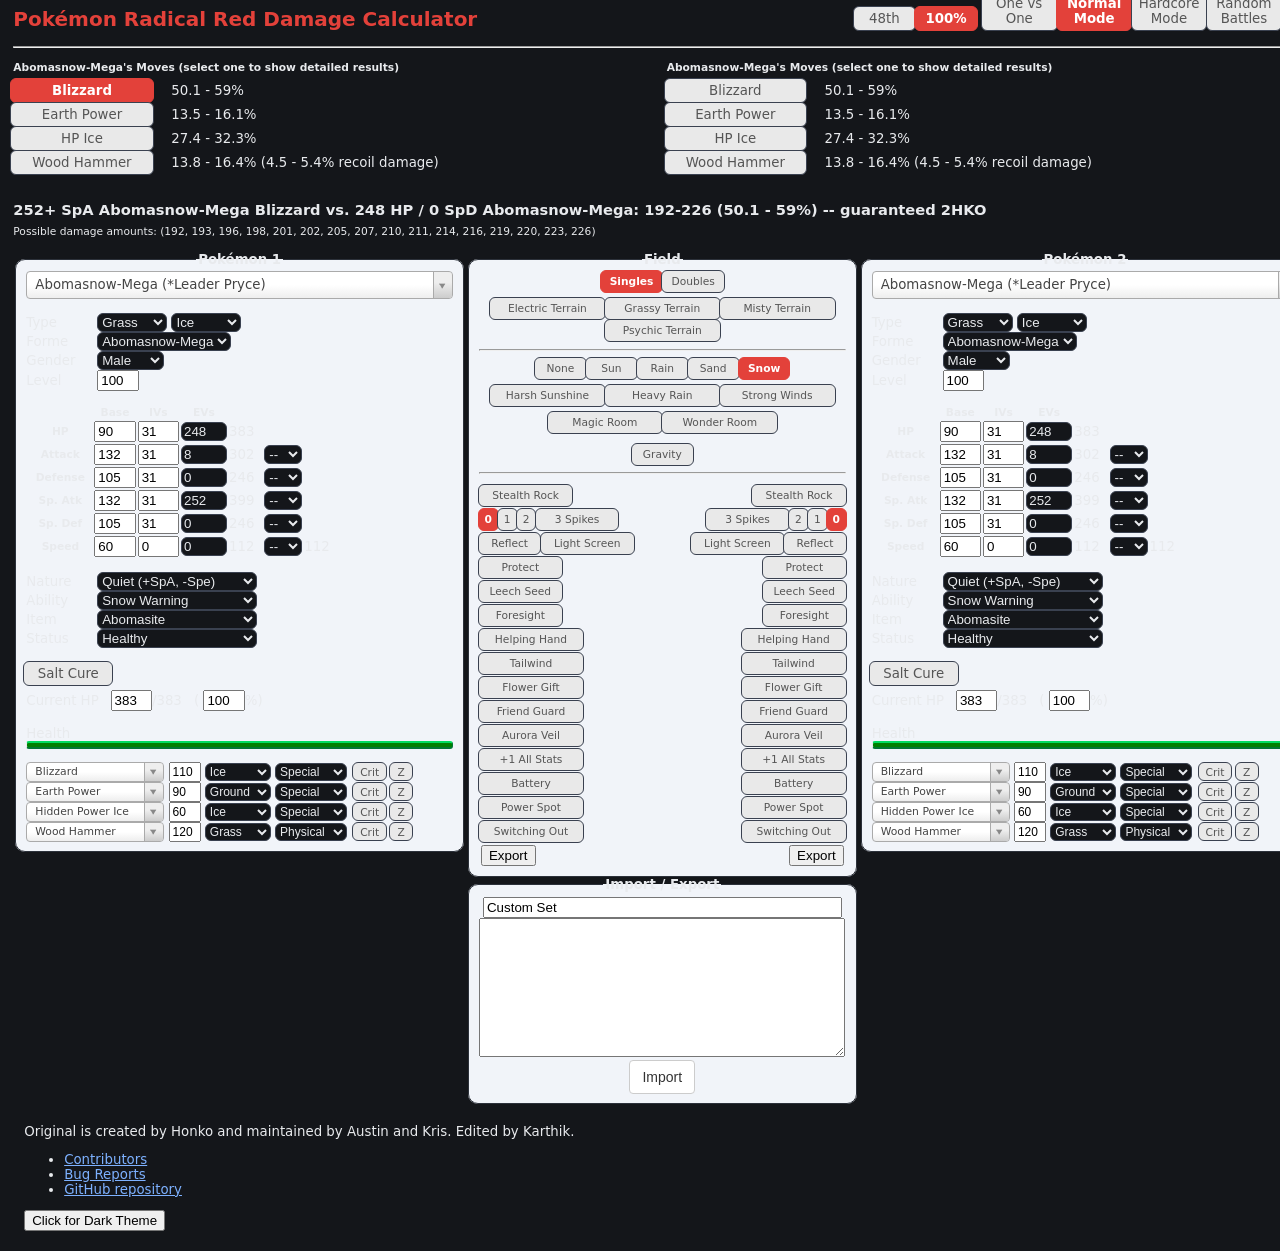
<file: calc/normal.html>
<!DOCTYPE html>
<html lang="en">

<head>
    <meta charset="UTF-8" />
    <title>Pok&eacute;mon Radical Red Damage Calculator</title>
    <link type="text/css" rel="stylesheet" href="./js/vendor/select2/select2.css" />
    <link type="text/css" rel="stylesheet" href="./css/main.css?66af054b" />
    <link type="text/css" rel="stylesheet" href="./css/vendor/bootstrap.css" />
    <link type="text/css" rel="stylesheet" href="./css/dark-theme.css" id="dark-theme-styles">
    <link type="text/css" rel="stylesheet" href="./css/rr-theme.css" />
    <!-- Global site tag (gtag.js) - Google Analytics -->
    <script async src="https://www.googletagmanager.com/gtag/js?id=UA-26211653-3"></script>
    <script>
        window.dataLayer = window.dataLayer || [];
        function gtag(){dataLayer.push(arguments);}
        gtag('js', new Date());

        gtag('config', 'UA-26211653-3');

        window.onerror = function(err, uri, line) {
            gtag('event', 'exception', {'description': uri + ':' + line + ': ' + err});
            return false;
        };
    </script>
    <!-- Immediately loads the dark theme in order to reduce FOIT -->
    <script>
        /*
        * localStorage will only store strings
        * This means that if it has the value 'false',
        * It will be truey and incorrectly cause the
        * dark theme to load.
        */
        if (localStorage.getItem('darkTheme') !== 'true') {
            document.getElementById('dark-theme-styles').disabled = true;
        }
    </script>
</head>

<body class="dark-theme">

<nav><div class="header"><div class="header-inner">
    <ul class="nav">
        <li><a class="button nav-first" href="//pokemonshowdown.com"><img src="./img/pokemonshowdownbeta.png" alt="Pok&eacute;mon Showdown! (beta)" /> Home</a></li>
        <li><a class="button" href="//dex.radicalred.net">Pok&eacute;dex</a></li>
        <li><a class="button" href="//replay.pokemonshowdown.com/">Replays</a></li>
        <li><a class="button" href="//pokemonshowdown.com/ladder/">Ladder</a></li>
        <li><a class="button nav-last" href="//pokemonshowdown.com/forums/">Forum</a></li>
    </ul>
    <ul class="nav nav-play">
        <li><a class="button greenbutton nav-first nav-last" href="//play.radicalred.net/">Play</a></li>
    </ul>
    <div style="clear:both"></div>
</div></div></nav>
<div class="wrapper">

    <div aria-label="Settings" role="region">
        <span class="title-text" style="margin-right: 18em;">Pok&eacute;mon Radical Red Damage Calculator</span>
        <span class="genSelection" aria-labelledby="selectGenInstruction" role="radiogroup" title="Select the generation.">
            <span class="visually-hidden" id="selectGenInstruction">Select the generation.</span>
            <input class="gen visually-hidden" type="radio" name="gen" value="9" id="gen9" checked="checked" />
        </span>
        <span class="notationSelection" aria-labelledby="selectNotationInstruction" role="radiogroup" title="Select the output notation.">
            <span class="visually-hidden" id="selectNotationInstruction">Select the output notation.</span>
            <input class="notation visually-hidden" type="radio" name="notation" id="pixels" value="px" /><label class="btn btn-small btn-left" for="pixels">48th</label>
            <input class="notation visually-hidden" type="radio" name="notation" id="percentage" value="%" /><label class="btn btn-small btn-right" for="percentage">100%</label>
        </span>
        <span class="modeSelection" aria-labelledby="selectModeInstruction" role="radiogroup" title="Select the calculator's mode of function.">
            <span class="visually-hidden" id="selectModeInstruction">Select the calculator's mode of function.</span>
            <input class="mode visually-hidden" type="radio" name="mode" id="one-vs-one" /><label class="btn btn-left" for="one-vs-one">One vs One</label>
            <input class="mode visually-hidden" type="radio" name="mode" id="normal" checked="checked" /><label class="btn btn-mid" for="normal">Normal Mode</label>
            <input class="mode visually-hidden" type="radio" name="mode" id="hardcore" /><label class="btn btn-mid" for="hardcore">Hardcore Mode</label>
            <input class="mode visually-hidden" type="radio" name="mode" id="randoms" /><label class="btn btn-right" for="randoms">Random Battles</label>
        </span>
    </div>
    <hr />
    <div aria-label="Move selection" class="move-result-group" role="region" title="Select a move to show detailed results.">
        <div  aria-labelledby="resultHeaderL" class="move-result-subgroup" role="radiogroup">
            <div class="result-move-header"><span id="resultHeaderL">Pok&eacute;mon 1's Moves (select one to show detailed results)</span>
            </div>
            <div>
                <input class="result-move visually-hidden" type="radio" name="resultMove" id="resultMoveL1" checked="checked" aria-describedby="resultDamageL1" />
                <label class="btn btn-xxxwide btn-top" for="resultMoveL1">Loading...</label>
                <span id="resultDamageL1">??? - ???%</span>
            </div>
            <div>
                <input class="result-move visually-hidden" type="radio" name="resultMove" id="resultMoveL2" aria-describedby="resultDamageL2" />
                <label class="btn btn-xxxwide btn-mid" for="resultMoveL2">Loading...</label>
                <span id="resultDamageL2">??? - ???%</span>
            </div>
            <div>
                <input class="result-move visually-hidden" type="radio" name="resultMove" id="resultMoveL3" aria-describedby="resultDamageL3" />
                <label class="btn btn-xxxwide btn-mid" for="resultMoveL3">Loading...</label>
                <span id="resultDamageL3">??? - ???%</span>
            </div>
            <div>
                <input class="result-move visually-hidden" type="radio" name="resultMove" id="resultMoveL4" aria-describedby="resultDamageL4" />
                <label class="btn btn-xxxwide btn-bottom" for="resultMoveL4">Loading...</label>
                <span id="resultDamageL4">??? - ???%</span>
            </div>
        </div>
        <div aria-labelledby="resultHeaderR" class="move-result-subgroup" role="radiogroup">
            <div class="result-move-header"><span id="resultHeaderR">Pok&eacute;mon 2's Moves (select one to show detailed results)</span>
            </div>
            <div>
                <input class="result-move visually-hidden" type="radio" name="resultMove" id="resultMoveR1" aria-describedby="resultDamageR1" />
                <label class="btn btn-xxxwide btn-top" for="resultMoveR1">Loading...</label>
                <span id="resultDamageR1">??? - ???%</span>
            </div>
            <div>
                <input class="result-move visually-hidden" type="radio" name="resultMove" id="resultMoveR2" aria-describedby="resultDamageR2" />
                <label class="btn btn-xxxwide btn-mid" for="resultMoveR2">Loading...</label>
                <span id="resultDamageR2">??? - ???%</span>
            </div>
            <div>
                <input class="result-move visually-hidden" type="radio" name="resultMove" id="resultMoveR3" aria-describedby="resultDamageR3" />
                <label class="btn btn-xxxwide btn-mid" for="resultMoveR3">Loading...</label>
                <span id="resultDamageR3">??? - ???%</span>
            </div>
            <div>
                <input class="result-move visually-hidden" type="radio" name="resultMove" id="resultMoveR4" aria-describedby="resultDamageR4" />
                <label class="btn btn-xxxwide btn-bottom" for="resultMoveR4">Loading...</label>
                <span id="resultDamageR4">??? - ???%</span>
            </div>
        </div>
    </div>
    <div aria-label="Calculation results" class="main-result-group" role="region">
        <div class="big-text">
            <span id="mainResult" title="Click to copy.">Loading...</span>
            <div id="tooltipText">Copied</div>
        </div>
        <div class="small-text"><span id="damageValues">(If you see this message for more than a few seconds, try enabling JavaScript.)</span>
        </div>
    </div>

    <div aria-label="Pok&eacute;mon 1" class="panel" role="region">
        <fieldset class="poke-info" id="p1">
            <legend align="center">Pok&eacute;mon 1</legend>
            <input type="text" class="set-selector calc-trigger" />
            <span id="importedSetsOptions" style="width:auto; display:none">
                <input type="checkbox" id="importedSets" /> Only show imported sets <br />
                <button id="clearSets">Clear Imported Sets</button>
            </span>
            <div class="info-group top">
                <div>
                    <label>Type</label>
                    <select aria-label="type1" class="type1 terrain-trigger calc-trigger"></select>
                    <select aria-label="type2" class="type2 terrain-trigger calc-trigger"></select>
                </div>
                <div class="hide">
                    <label>Forme</label>
                    <select class="forme calc-trigger"></select>
                </div>
                <div class="hide">
                    <label>Gender</label>
                    <select class="gender calc-trigger"><option></option><option selected="selected">Male</option><option>Female</option></select>
                </div>
                <div>
                    <label for="levelL1">Level</label>
                    <!--
                    We use inputmode="decimal" so that mobile devices will have a numpad appear when inputting values.
                    https://css-tricks.com/everything-you-ever-wanted-to-know-about-inputmode/#aa-decimal
                    -->
                    <input class="level calc-trigger" id="levelL1" value="100" inputmode="decimal" />
                </div>
                <div class="hide">
                    <label for="weightL1">Weight (kg)</label>
                    <input class="weight calc-trigger" id="weightL1" value="10.0" />
                </div>
            </div>
            <div class="info-group">
                <table>
                    <thead>
                        <tr>
                            <th></th>
                            <th scope="col">Base</th>
                            <th class="gen-specific g3 g4 g5 g6 g7 g8 g9" scope="col">IVs</th>
                            <th class="gen-specific g3 g4 g5 g6 g7 g8 g9" scope="col">EVs</th>
                            <th class="gen-specific g1 g2 hide" scope="col">DVs</th>
                            <th></th>
                            <th></th>
                        </tr>
                    </thead>
                    <tbody>
                        <tr class="hp">
                            <th scope="row">
                                <label>HP</label>
                            </th>
                            <td>
                                <input class="base calc-trigger" value="100" inputmode="decimal" />
                            </td>
                            <td class="gen-specific g3 g4 g5 g6 g7 g8 g9">
                                <input class="ivs calc-trigger" value="31" inputmode="decimal" />
                            </td>
                            <td class="gen-specific g3 g4 g5 g6 g7 g8 g9">
                                <input class="evs calc-trigger" type="number" min="0" max="252" step="4" value="0" inputmode="decimal" />
                            </td>
                            <td class="gen-specific g1 g2 hide">
                                <input class="dvs calc-trigger" value="15" disabled="disabled" inputmode="decimal" />
                            </td>
                            <td><span class="total">341</span>
                            </td>
                            <td></td>
                        </tr>
                        <tr class="at">
                            <th scope="row">
                                <label>Attack</label>
                            </th>
                            <td>
                                <input class="base calc-trigger" value="100" inputmode="decimal" />
                            </td>
                            <td class="gen-specific g3 g4 g5 g6 g7 g8 g9">
                                <input class="ivs calc-trigger" value="31" inputmode="decimal" />
                            </td>
                            <td class="gen-specific g3 g4 g5 g6 g7 g8 g9">
                                <input class="evs calc-trigger" type="number" min="0" max="252" step="4" value="0" inputmode="decimal" />
                            </td>
                            <td class="gen-specific g1 g2 hide">
                                <input class="dvs calc-trigger" value="15" inputmode="decimal" />
                            </td>
                            <td><span class="total">236</span>
                            </td>
                            <td>
                                <select class="boost calc-trigger">
                                    <option value="6">+6</option>
                                    <option value="5">+5</option>
                                    <option value="4">+4</option>
                                    <option value="3">+3</option>
                                    <option value="2">+2</option>
                                    <option value="1">+1</option>
                                    <option value="0" selected="selected">--</option>
                                    <option value="-1">-1</option>
                                    <option value="-2">-2</option>
                                    <option value="-3">-3</option>
                                    <option value="-4">-4</option>
                                    <option value="-5">-5</option>
                                    <option value="-6">-6</option>
                                </select>
                            </td>
                        </tr>
                        <tr class="df">
                            <th scope="row">
                                <label>Defense</label>
                            </th>
                            <td>
                                <input class="base calc-trigger" value="100" inputmode="decimal" />
                            </td>
                            <td class="gen-specific g3 g4 g5 g6 g7 g8 g9">
                                <input class="ivs calc-trigger" value="31" inputmode="decimal" />
                            </td>
                            <td class="gen-specific g3 g4 g5 g6 g7 g8 g9">
                                <input class="evs calc-trigger" type="number" min="0" max="252" step="4" value="0" inputmode="decimal" />
                            </td>
                            <td class="gen-specific g1 g2 hide">
                                <input class="dvs calc-trigger" value="15" inputmode="decimal" />
                            </td>
                            <td><span class="total">236</span>
                            </td>
                            <td>
                                <select class="boost calc-trigger">
                                    <option value="6">+6</option>
                                    <option value="5">+5</option>
                                    <option value="4">+4</option>
                                    <option value="3">+3</option>
                                    <option value="2">+2</option>
                                    <option value="1">+1</option>
                                    <option value="0" selected="selected">--</option>
                                    <option value="-1">-1</option>
                                    <option value="-2">-2</option>
                                    <option value="-3">-3</option>
                                    <option value="-4">-4</option>
                                    <option value="-5">-5</option>
                                    <option value="-6">-6</option>
                                </select>
                            </td>
                        </tr>
                        <tr class="sa gen-specific g2 g3 g4 g5 g6 g7 g8 g9">
                            <th scope="row">
                                <label>Sp. Atk</label>
                            </th>
                            <td>
                                <input class="base calc-trigger" value="100" inputmode="decimal" />
                            </td>
                            <td class="gen-specific g3 g4 g5 g6 g7 g8 g9">
                                <input class="ivs calc-trigger" value="31" inputmode="decimal" />
                            </td>
                            <td class="gen-specific g3 g4 g5 g6 g7 g8 g9">
                                <input class="evs calc-trigger" type="number" min="0" max="252" step="4" value="0" inputmode="decimal" />
                            </td>
                            <td class="gen-specific g1 g2 hide">
                                <input class="dvs calc-trigger" value="15" inputmode="decimal" />
                            </td>
                            <td><span class="total">236</span>
                            </td>
                            <td>
                                <select class="boost calc-trigger">
                                    <option value="6">+6</option>
                                    <option value="5">+5</option>
                                    <option value="4">+4</option>
                                    <option value="3">+3</option>
                                    <option value="2">+2</option>
                                    <option value="1">+1</option>
                                    <option value="0" selected="selected">--</option>
                                    <option value="-1">-1</option>
                                    <option value="-2">-2</option>
                                    <option value="-3">-3</option>
                                    <option value="-4">-4</option>
                                    <option value="-5">-5</option>
                                    <option value="-6">-6</option>
                                </select>
                            </td>
                        </tr>
                        <tr class="sd gen-specific g2 g3 g4 g5 g6 g7 g8 g9">
                            <th scope="row">
                                <label>Sp. Def</label>
                            </th>
                            <td>
                                <input class="base calc-trigger" value="100" inputmode="decimal" />
                            </td>
                            <td class="gen-specific g3 g4 g5 g6 g7 g8 g9">
                                <input class="ivs calc-trigger" value="31" inputmode="decimal" />
                            </td>
                            <td class="gen-specific g3 g4 g5 g6 g7 g8 g9">
                                <input class="evs calc-trigger" type="number" min="0" max="252" step="4" value="0" inputmode="decimal" />
                            </td>
                            <td class="gen-specific g1 g2 hide">
                                <input class="dvs calc-trigger" value="15" disabled="disabled" inputmode="decimal" />
                            </td>
                            <td><span class="total">236</span>
                            </td>
                            <td>
                                <select class="boost calc-trigger">
                                    <option value="6">+6</option>
                                    <option value="5">+5</option>
                                    <option value="4">+4</option>
                                    <option value="3">+3</option>
                                    <option value="2">+2</option>
                                    <option value="1">+1</option>
                                    <option value="0" selected="selected">--</option>
                                    <option value="-1">-1</option>
                                    <option value="-2">-2</option>
                                    <option value="-3">-3</option>
                                    <option value="-4">-4</option>
                                    <option value="-5">-5</option>
                                    <option value="-6">-6</option>
                                </select>
                            </td>
                        </tr>
                        <tr class="sl gen-specific g1 hide">
                            <th scope="row">
                                <label>Special</label>
                            </th>
                            <td>
                                <input class="base calc-trigger" value="100" inputmode="decimal" />
                            </td>
                            <td>
                                <input class="dvs calc-trigger" value="15" inputmode="decimal" />
                            </td>
                            <td><span class="total">236</span>
                            </td>
                            <td>
                                <select class="boost calc-trigger">
                                    <option value="6">+6</option>
                                    <option value="5">+5</option>
                                    <option value="4">+4</option>
                                    <option value="3">+3</option>
                                    <option value="2">+2</option>
                                    <option value="1">+1</option>
                                    <option value="0" selected="selected">--</option>
                                    <option value="-1">-1</option>
                                    <option value="-2">-2</option>
                                    <option value="-3">-3</option>
                                    <option value="-4">-4</option>
                                    <option value="-5">-5</option>
                                    <option value="-6">-6</option>
                                </select>
                            </td>
                        </tr>
                        <tr class="sp">
                            <th scope="row">
                                <label>Speed</label>
                            </th>
                            <td>
                                <input class="base calc-trigger" value="100" inputmode="decimal" />
                            </td>
                            <td class="gen-specific g3 g4 g5 g6 g7 g8 g9">
                                <input class="ivs calc-trigger" value="31" inputmode="decimal" />
                            </td>
                            <td class="gen-specific g3 g4 g5 g6 g7 g8 g9">
                                <input class="evs calc-trigger" type="number" min="0" max="252" step="4" value="0" inputmode="decimal" />
                            </td>
                            <td class="gen-specific g1 g2 hide">
                                <input class="dvs calc-trigger" value="15" inputmode="decimal" />
                            </td>
                            <td><span class="total">236</span>
                            </td>
                            <td>
                                <select class="boost calc-trigger">
                                    <option value="6">+6</option>
                                    <option value="5">+5</option>
                                    <option value="4">+4</option>
                                    <option value="3">+3</option>
                                    <option value="2">+2</option>
                                    <option value="1">+1</option>
                                    <option value="0" selected="selected">--</option>
                                    <option value="-1">-1</option>
                                    <option value="-2">-2</option>
                                    <option value="-3">-3</option>
                                    <option value="-4">-4</option>
                                    <option value="-5">-5</option>
                                    <option value="-6">-6</option>
                                </select>
                            </td>
                            <td><span class="totalMod">---</span>
                            </td>
                        </tr>
                    </tbody>
                </table>
            </div>
            <div class="info-group info-selectors">
                <div class="gen-specific g3 g4 g5 g6 g7 g8 g9">
                    <label for="natureL1">Nature</label>
                    <select class="nature calc-trigger" id="natureL1">
                        <option value="Adamant">Adamant (+Atk, -SpA)</option>
                        <option value="Bashful">Bashful</option>
                        <option value="Bold">Bold (+Def, -Atk)</option>
                        <option value="Brave">Brave (+Atk, -Spe)</option>
                        <option value="Calm">Calm (+SpD, -Atk)</option>
                        <option value="Careful">Careful (+SpD, -SpA)</option>
                        <option value="Docile">Docile</option>
                        <option value="Gentle">Gentle (+SpD, -Def)</option>
                        <option value="Hardy" selected="selected">Hardy</option>
                        <option value="Hasty">Hasty (+Spe, -Def)</option>
                        <option value="Impish">Impish (+Def, -SpA)</option>
                        <option value="Jolly">Jolly (+Spe, -SpA)</option>
                        <option value="Lax">Lax (+Def, -SpD)</option>
                        <option value="Lonely">Lonely (+Atk, -Def)</option>
                        <option value="Mild">Mild (+SpA, -Def)</option>
                        <option value="Modest">Modest (+SpA, -Atk)</option>
                        <option value="Naive">Naive (+Spe, -SpD)</option>
                        <option value="Naughty">Naughty (+Atk, -SpD)</option>
                        <option value="Quiet">Quiet (+SpA, -Spe)</option>
                        <option value="Quirky">Quirky</option>
                        <option value="Rash">Rash (+SpA, -SpD)</option>
                        <option value="Relaxed">Relaxed (+Def, -Spe)</option>
                        <option value="Sassy">Sassy (+SpD, -Spe)</option>
                        <option value="Serious">Serious</option>
                        <option value="Timid">Timid (+Spe, -Atk)</option>
                    </select>
                </div>
                <div class="gen-specific g3 g4 g5 g6 g7 g8 g9">
                    <label for="abilityL1">Ability</label>
                    <select class="ability terrain-trigger calc-trigger" id="abilityL1"></select>
                    <input hidden type="checkbox" title= "Is this ability active?" class="abilityToggle calc-trigger">
                    <select hidden aria-label="Allies fainted" class="alliesFainted calc-trigger">
                        <option value="0">Zero allies fainted</option>
                        <option value="1">One ally fainted</option>
                        <option value="2">Two allies fainted</option>
                        <option value="3">Three allies fainted</option>
                        <option value="4">Four allies fainted</option>
                        <option value="5">Five allies fainted</option>
                    </select>
                    <select hidden aria-label="Boosted Stat" title="What stat is boosted by this ability?" class="boostedStat calc-trigger">
                        <option value="auto">Auto-Select</option>
                        <option value="">Inactive</option>
                        <option value="atk">Attack</option>
                        <option value="def">Defense</option>
                        <option value="spa">Special Attack</option>
                        <option value="spd">Special Defense</option>
                        <option value="spe">Speed</option>
                    </select>
                </div>
                <div class="gen-specific g2 g3 g4 g5 g6 g7 g8 g9">
                    <label for="itemL1">Item</label>
                    <select class="item terrain-trigger calc-trigger" id="itemL1"></select>
                </div>
                <div>
                    <label for="statusL1">Status</label>
                    <select class="status calc-trigger" id="statusL1">
                        <option value="Healthy">Healthy</option>
                        <option value="Poisoned">Poisoned</option>
                        <option value="Badly Poisoned">Badly Poisoned</option>
                        <option value="Burned">Burned</option>
                        <option value="Paralyzed">Paralyzed</option>
                        <option value="Asleep">Asleep</option>
                        <option value="Frostbitten">Frostbitten</option>
                    </select>
                    <select aria-label="Toxic counter" class="toxic-counter calc-trigger hide">
                        <option value="1">1/16</option>
                        <option value="2">2/16</option>
                        <option value="3">3/16</option>
                        <option value="4">4/16</option>
                        <option value="5">5/16</option>
                        <option value="6">6/16</option>
                        <option value="7">7/16</option>
                        <option value="8">8/16</option>
                        <option value="9">9/16</option>
                        <option value="10">10/16</option>
                        <option value="11">11/16</option>
                        <option value="12">12/16</option>
                        <option value="13">13/16</option>
                        <option value="14">14/16</option>
                        <option value="15">15/16</option>
                    </select>
                </div>
            </div>
            <div class="info-group gen-specific g9">
                <div class="left" title="Has this Pok&eacute;mon been cured with Salt Cure?">
                    <div hidden id="selectRevealInstruction">Has this Pok&eacute;mon been cured with Salt Cure?</div>
                    <input aria-describedby="selectRevealInstruction" class="visually-hidden saltcure calc-trigger" type="checkbox" id="cureL" />
                    <label class="btn btn-xxwide" for="cureL">Salt Cure</label>
                </div>
                <br />
            </div>
            <div class="info-group">
                <label for="currentHpL1">Current HP</label>
                <input class="current-hp calc-trigger" id="currentHpL1" value="341" inputmode="decimal" />/<span class="max-hp">341</span> (
                <input class="percent-hp calc-trigger" value="100" inputmode="decimal" />%)
                <input class="visually-hidden max calc-trigger btn-input" type="checkbox" id="maxL" />
                <label class="btn btn-xwide gen-specific g8 hide" for="maxL"
                title="Use the corresponding Max Move?">Dynamax</label>
                <br />
                <br />
                Health <div class="hpbar"></div>
            </div>
            <div hidden id="criticalHitInstruction">Force this attack to be a critical hit?</div>
            <div hidden id="zMoveInstruction">Make this attack a Z-move?</div>
            <div class="move1">
                <select class="move-selector calc-trigger small-select"></select>
                <input class="move-bp calc-trigger" value="50" inputmode="decimal" />
                <select class="move-type calc-trigger"></select>
                <select class="move-cat calc-trigger gen-specific g4 g5 g6 g7 g8 g9">
                    <option value="Physical">Physical</option>
                    <option value="Special">Special</option>
                </select>
                <input aria-describedby="criticalHitInstruction" class="move-crit calc-trigger visually-hidden" type="checkbox" id="critL1" />
                <label class="btn crit-btn" for="critL1" title="Force this attack to be a critical hit?">Crit</label>
                <input aria-describedby="zMoveInstruction" class="move-z calc-trigger visually-hidden" type="checkbox" id="zL1"/>
                <label class="btn z-btn gen-specific g7 g8 g9" for="zL1" title="Make this attack a Z-move?">Z</label>
                <select class="move-hits calc-trigger hide">
                    <option value="2">2 hits</option>
                    <option value="3">3 hits</option>
                    <option value="4">4 hits</option>
                    <option value="5">5 hits</option>
                </select>
                <select class="stat-drops calc-trigger hide" title="How many times was this move used in a row?">>
                    <option value="1">Once</option>
                    <option value="2">Twice</option>
                    <option value="3">3 times</option>
                    <option value="4">4 times</option>
                    <option value="5">5 times</option>
                </select>
                <select class="metronome calc-trigger hide" title="How many times was this move successfully and consecutively used while holding Metronome before this turn?">
                    <option value="0">Never</option>
                    <option value="1">Once</option>
                    <option value="2">Twice</option>
                    <option value="3">3 times</option>
                    <option value="4">4 times</option>
                    <option value="5">5 times</option>
                </select>
            </div>
            <div class="move2">
                <select class="move-selector calc-trigger small-select"></select>
                <input class="move-bp calc-trigger" value="0" inputmode="decimal" />
                <select class="move-type calc-trigger"></select>
                <select class="move-cat calc-trigger gen-specific g4 g5 g6 g7 g8 g9">
                    <option value="Physical">Physical</option>
                    <option value="Special">Special</option>
                </select>
                <input aria-describedby="criticalHitInstruction" class="move-crit calc-trigger visually-hidden" type="checkbox" id="critL2" />
                <label class="btn crit-btn" for="critL2" title="Force this attack to be a critical hit?">Crit</label>
                <input aria-describedby="zMoveInstruction" class="move-z calc-trigger visually-hidden" type="checkbox" id="zL2"/>
                <label class="btn z-btn gen-specific g7 g8 g9" for="zL2" title="Make this attack a Z-move?">Z</label>
                <select class="move-hits calc-trigger hide">
                    <option value="2">2 hits</option>
                    <option value="3">3 hits</option>
                    <option value="4">4 hits</option>
                    <option value="5">5 hits</option>
                </select>
                <select class="stat-drops calc-trigger hide" title="How many times was this move used in a row?">>
                    <option value="1">Once</option>
                    <option value="2">Twice</option>
                    <option value="3">3 times</option>
                    <option value="4">4 times</option>
                    <option value="5">5 times</option>
                </select>
                <select class="metronome calc-trigger hide" title="How many times was this move successfully and consecutively used while holding Metronome before this turn?">
                    <option value="0">Never</option>
                    <option value="1">Once</option>
                    <option value="2">Twice</option>
                    <option value="3">3 times</option>
                    <option value="4">4 times</option>
                    <option value="5">5 times</option>
                </select>
            </div>
            <div class="move3">
                <select class="move-selector calc-trigger small-select"></select>
                <input class="move-bp calc-trigger" value="0" inputmode="decimal" />
                <select class="move-type calc-trigger"></select>
                <select class="move-cat calc-trigger gen-specific g4 g5 g6 g7 g8 g9">
                    <option value="Physical">Physical</option>
                    <option value="Special">Special</option>
                </select>
                <input aria-describedby="criticalHitInstruction" class="move-crit calc-trigger visually-hidden" type="checkbox" id="critL3" />
                <label class="btn crit-btn" for="critL3" title="Force this attack to be a critical hit?">Crit</label>
                <input aria-describedby="zMoveInstruction" class="move-z calc-trigger visually-hidden" type="checkbox" id="zL3"/>
                <label class="btn z-btn gen-specific g7 g8 g9" for="zL3" title="Make this attack a Z-move?">Z</label>
                <select class="move-hits calc-trigger hide">
                    <option value="2">2 hits</option>
                    <option value="3">3 hits</option>
                    <option value="4">4 hits</option>
                    <option value="5">5 hits</option>
                </select>
                <select class="stat-drops calc-trigger hide" title="How many times was this move used in a row?">>
                    <option value="1">Once</option>
                    <option value="2">Twice</option>
                    <option value="3">3 times</option>
                    <option value="4">4 times</option>
                    <option value="5">5 times</option>
                </select>
                <select class="metronome calc-trigger hide" title="How many times was this move successfully and consecutively used while holding Metronome before this turn?">
                    <option value="0">Never</option>
                    <option value="1">Once</option>
                    <option value="2">Twice</option>
                    <option value="3">3 times</option>
                    <option value="4">4 times</option>
                    <option value="5">5 times</option>
                </select>
            </div>
            <div class="move4">
                <select class="move-selector calc-trigger small-select"></select>
                <input class="move-bp calc-trigger" value="0" inputmode="decimal" />
                <select class="move-type calc-trigger"></select>
                <select class="move-cat calc-trigger gen-specific g4 g5 g6 g7 g8 g9">
                    <option value="Physical">Physical</option>
                    <option value="Special">Special</option>
                </select>
                <input aria-describedby="criticalHitInstruction" class="move-crit calc-trigger visually-hidden" type="checkbox" id="critL4" />
                <label class="btn crit-btn" for="critL4" title="Force this attack to be a critical hit?">Crit</label>
                <input aria-describedby="zMoveInstruction" class="move-z calc-trigger visually-hidden" type="checkbox" id="zL4"/>
                <label class="btn z-btn gen-specific g7 g8 g9" for="zL4" title="Make this attack a Z-move?">Z</label>
                <select class="move-hits calc-trigger hide">
                    <option value="2">2 hits</option>
                    <option value="3">3 hits</option>
                    <option value="4">4 hits</option>
                    <option value="5">5 hits</option>
                </select>
                <select class="stat-drops calc-trigger hide" title="How many times was this move used in a row?">>
                    <option value="1">Once</option>
                    <option value="2">Twice</option>
                    <option value="3">3 times</option>
                    <option value="4">4 times</option>
                    <option value="5">5 times</option>
                </select>
                <select class="metronome calc-trigger hide" title="How many times was this move successfully and consecutively used while holding Metronome before this turn?">
                    <option value="0">Never</option>
                    <option value="1">Once</option>
                    <option value="2">Twice</option>
                    <option value="3">3 times</option>
                    <option value="4">4 times</option>
                    <option value="5">5 times</option>
                </select>
            </div>
        </fieldset>
    </div>

    <div class="panel">
        <div aria-label="Field information" role="region">
            <fieldset class="field-info">
                <legend align="center">Field</legend>
                <div aria-labelledby="selectBattleFormatInstruction" class="gen-specific g3 g4 g5 g6 g7 g8 g9" role="radiogroup" style="width: 10.6em; margin: 0 auto 5px;" title="Select the battle format.">
                    <span class="visually-hidden" id="selectBattleFormatInstruction">Select the battle format.</span>
                    <input class="visually-hidden calc-trigger" type="radio" name="format" value="Singles" id="singles-format" />
                    <label class="btn btn-left" for="singles-format">Singles</label>
                    <input class="visually-hidden calc-trigger" type="radio" name="format" value="Doubles" id="doubles-format" />
                    <label class="btn btn-right" for="doubles-format">Doubles</label>
                </div>
                <div aria-labelledby="selectTerrainInstruction" class="gen-specific g6 g7 g8 g9" role="group" title="Select the current terrain.">
                    <span class="visually-hidden" id="selectTerrainInstruction">Select the current terrain.</span>
                    <input class="visually-hidden terrain-trigger calc-trigger" type="checkbox" name="terrain" value="Electric" id="electric" /><label class="btn btn-xxxwide btn-left" for="electric">Electric Terrain</label>
                    <input class="visually-hidden terrain-trigger calc-trigger" type="checkbox" name="terrain" value="Grassy" id="grassy" /><label class="btn btn-xxxwide btn-mid" for="grassy">Grassy Terrain</label>
                    <input class="visually-hidden terrain-trigger calc-trigger" type="checkbox" name="terrain" value="Misty" id="misty" /><label class="btn btn-xxxwide btn-right" for="misty">Misty Terrain</label>
                    <input class="visually-hidden terrain-trigger calc-trigger" type="checkbox" name="terrain" value="Psychic" id="psychic" /><label class="btn btn-xxxwide btn-mid" for="psychic">Psychic Terrain</label>
                </div>
                <div aria-labelledby="selectRuinInstruction" class="gen-specific g9 format-specific doubles" role="group" style="margin: 5px auto auto;" title="Select the ruin abilities from other Pok&eacute;mon on the field.">
                    <span class="visually-hidden" id="selectRuinInstruction">Select the active Ruin abilities from other Poke&eacute;mon on the field.</span>
                    <input class="visually-hidden calc-trigger" type="checkbox" name="ruin" value="Beads" id="beads" />
                    <label class="btn btn-xxxwide btn-left" for="beads">Beads of Ruin</label>
                    <input class="visually-hidden calc-trigger" type="checkbox" name="ruin" value="Tablets" id="tablets" />
                    <label class="btn btn-xxxwide btn-mid" for="tablets">Tablets of Ruin</label>
                    <input class="visually-hidden calc-trigger" type="checkbox" name="ruin" value="Sword" id="sword" />
                    <label class="btn btn-xxxwide btn-right" for="sword">Sword of Ruin</label>
                    <input class="visually-hidden calc-trigger" type="checkbox" name="ruin" value="Vessel" id="vessel" />
                    <label class="btn btn-xxxwide btn-mid" for="vessel">Vessel of Ruin</label>
                </div>
                <hr class="gen-specific g6 g7 g8 g9" />
                <div aria-labelledby="selectWeatherInstruction" role="radiogroup">
                    <span class="visually-hidden" id="selectWeatherInstruction">Select the current weather condition.</span>
                    <div class="gen-specific g3 g4 g5 g6 g7 g8 g9" style="width: 22.2em; margin: 5px auto;" title="Select the current weather condition.">
                        <input class="visually-hidden calc-trigger" type="radio" name="weather" value="" id="clear" checked="checked" />
                        <label class="btn btn-small btn-left" for="clear">None</label>
                        <input class="visually-hidden calc-trigger" type="radio" name="weather" value="Sun" id="sun" />
                        <label class="btn btn-small btn-mid" for="sun">Sun</label>
                        <input class="visually-hidden calc-trigger" type="radio" name="weather" value="Rain" id="rain" />
                        <label class="btn btn-small btn-mid" for="rain">Rain</label>
                        <input class="visually-hidden calc-trigger" type="radio" name="weather" value="Sand" id="sand" />
                        <label class="btn btn-small btn-mid" for="sand">Sand</label>
                        <span class="gen-specific g3 g4 g5 g6 g7 g8">
                            <input class="visually-hidden calc-trigger" type="radio" name="weather" value="Hail" id="hail" />
                            <label class="btn btn-small btn-right" for="hail">Hail</label>
                        </span>
                        <span class="gen-specific g9">
                            <input class="visually-hidden calc-trigger" type="radio" name="weather" value="Snow" id="snow" />
                            <label class="btn btn-small btn-right" for="snow">Snow</label>
                        </span>
                    </div>
                    <div class="gen-specific g6 g7 g8 g9" title="Select the current weather condition.">
                        <input class="visually-hidden calc-trigger" type="radio" name="weather" value="Harsh Sunshine" id="harsh-sunshine" />
                        <label class="btn btn-xxxwide btn-left" for="harsh-sunshine">Harsh Sunshine</label>
                        <input class="visually-hidden calc-trigger" type="radio" name="weather" value="Heavy Rain" id="heavy-rain" />
                        <label class="btn btn-xxxwide btn-mid" for="heavy-rain">Heavy Rain</label>
                        <input class="visually-hidden calc-trigger" type="radio" name="weather" value="Strong Winds" id="strong-winds" />
                        <label class="btn btn-xxxwide btn-right" for="strong-winds">Strong Winds</label>
                    </div>
                  </div>
                <div aria-labelledby="selectGscWeatherInstruction" class="gen-specific g2 hide" role="radiogroup" style="width: 17.8em; margin: 0 auto 5px;" title="Select the current weather condition.">
                    <span class="visually-hidden" id="selectGscWeatherInstruction">Select the current weather condition.</span>
                    <input class="visually-hidden calc-trigger" type="radio" name="gscWeather" value="" id="gscClear" checked="checked" />
                    <label class="btn btn-small btn-left" for="gscClear">None</label>
                    <input class="visually-hidden calc-trigger" type="radio" name="gscWeather" value="Sun" id="gscSun" />
                    <label class="btn btn-small btn-mid" for="gscSun">Sun</label>
                    <input class="visually-hidden calc-trigger" type="radio" name="gscWeather" value="Rain" id="gscRain" />
                    <label class="btn btn-small btn-mid" for="gscRain">Rain</label>
                    <input class="visually-hidden calc-trigger" type="radio" name="gscWeather" value="Sand" id="gscSand" />
                    <label class="btn btn-small btn-right" for="gscSand">Sand</label>
                </div>
                <div class="gen-specific g5 g6 g7 g8 g9" style="width: 22.2em; margin: 5px auto; display: inline-block;">
                    <span hidden id="magicRoomInstruction">Is Magic Room in effect?</span>
                    <span hidden id="wonderRoomInstruction">Is Wonder Room in effect?</span>
                    <input aria-describedby="magicRoomInstruction" class="visually-hidden calc-trigger" type="checkbox" id="magicroom" />
                    <label class="btn btn-xxxwide btn-left" for="magicroom">Magic Room</label>
                    <input aria-describedby="wonderRoomInstruction" class="visually-hidden calc-trigger" type="checkbox" id="wonderroom" />
                    <label class="btn btn-xxxwide btn-right" for="wonderroom">Wonder Room</label>
                </div>
                <div class="gen-specific g4 g5 g6 g7 g8 g9" style="width: 5.3em; margin: 5px auto;" title="Is gravity in effect?">
                    <span hidden id="gravityInstruction">Is gravity in effect?</span>
                    <input aria-describedby="gravityInstruction" class="visually-hidden calc-trigger" type="checkbox" id="gravity" />
                    <label class="btn" for="gravity">Gravity</label>
                </div>
                <hr class="gen-specific g2 g3 g4 g5 g6 g7 g8 g9" />
                <table class="field">
                    <thead>
                        <tr>
                            <th scope="col"><div class="visually-hidden">Pok&eacute;mon 1's side</div></th>
                            <th scope="col"><div class="visually-hidden">Pok&eacute;mon 2's side</div></th>
                        </tr>
                    </thead>
                    <tbody>
                        <tr class="gen-specific g4 g5 g6 g7 g8 g9">
                            <div hidden id="selectStealthRockInstruction">Is Stealth Rock affecting this side of the field?</div>
                            <td><div class="left" title="Is Stealth Rock affecting this side of the field?">
                                <input aria-describedby="selectStealthRockInstruction" class="visually-hidden calc-trigger" type="checkbox" id="srL" />
                                <label class="btn btn-xwide" for="srL">Stealth Rock</label>
                            </div></td>
                            <td><div class="right" title="Is Stealth Rock affecting this side of the field?">
                                <input aria-describedby="selectStealthRockInstruction" class="visually-hidden calc-trigger" type="checkbox" id="srR" />
                                <label class="btn btn-xwide" for="srR">Stealth Rock</label>
                            </div></td>
                        </tr>
                        <tr class="gen-specific g3 g4 g5 g6 g7 g8 g9">
                            <div hidden id="selectSpikeInstruction">Are there Spikes on this side of the field?</div>
                            <td><div aria-labelledby="selectSpikeInstruction" class="left" role="radiogroup" title="Are there Spikes on this side of the field?">
                                <input class="visually-hidden calc-trigger" type="radio" name="spikesL" value="0" id="spikesL0" checked="checked" />
                                <label class="btn btn-xsmall btn-left" for="spikesL0">0</label>
                                <input class="visually-hidden calc-trigger" type="radio" name="spikesL" value="1" id="spikesL1" />
                                <label class="btn btn-xsmall btn-mid" for="spikesL1">1</label>
                                <input class="visually-hidden calc-trigger" type="radio" name="spikesL" value="2" id="spikesL2" />
                                <label class="btn btn-xsmall btn-mid" for="spikesL2">2</label>
                                <input class="visually-hidden calc-trigger" type="radio" name="spikesL" value="3" id="spikesL3" />
                                <label class="btn btn-wide btn-right" for="spikesL3">3 Spikes</label>
                            </div></td>
                            <td><div aria-labelledby="selectSpikeInstruction" class="right" role="radiogroup" title="Are there Spikes on this side of the field?">
                                <input class="visually-hidden calc-trigger" type="radio" name="spikesR" value="3" id="spikesR3" />
                                <label class="btn btn-wide btn-left" for="spikesR3">3 Spikes</label>
                                <input class="visually-hidden calc-trigger" type="radio" name="spikesR" value="2" id="spikesR2" />
                                <label class="btn btn-xsmall btn-mid" for="spikesR2">2</label>
                                <input class="visually-hidden calc-trigger" type="radio" name="spikesR" value="1" id="spikesR1" />
                                <label class="btn btn-xsmall btn-mid" for="spikesR1">1</label>
                                <input class="visually-hidden calc-trigger" type="radio" name="spikesR" value="0" id="spikesR0" checked="checked" />
                                <label class="btn btn-xsmall btn-right" for="spikesR0">0</label>
                            </div></td>
                        </tr>
                        <tr class="gen-specific g2">
                            <td><div class="left" title="Are there Spikes on this side of the field?">
                                <input aria-describedby="selectSpikeInstruction" class="visually-hidden calc-trigger" type="checkbox" id="gscSpikesL" />
                                <label class="btn" for="gscSpikesL">Spikes</label>
                            </div></td>
                            <td><div class="right" title="Are there Spikes on this side of the field?">
                                <input aria-describedby="selectSpikeInstruction" class="visually-hidden calc-trigger" type="checkbox" id="gscSpikesR" />
                                <label class="btn" for="gscSpikesR">Spikes</label>
                            </div></td>
                        </tr>
                        <tr>
                            <td><div class="left" title="Is this Pok&eacute;mon protected by Reflect and/or Light Screen?">
                                <div hidden id="selectScreenInstruction">Is this Pok&eacute;mon protected by Reflect and/or Light Screen?</div>
                                <input aria-describedby="selectScreenInstruction" class="visually-hidden calc-trigger" type="checkbox" id="reflectL" />
                                <label class="btn btn-left" for="reflectL">Reflect</label>
                                <input aria-describedby="selectScreenInstruction" class="visually-hidden calc-trigger" type="checkbox" id="lightScreenL" />
                                <label class="btn btn-xwide btn-right" for="lightScreenL">Light Screen</label>
                            </div></td>
                            <td><div class="right" title="Is this Pok&eacute;mon protected by Reflect and/or Light Screen?">
                                <input aria-describedby="selectScreenInstruction" class="visually-hidden calc-trigger" type="checkbox" id="lightScreenR" />
                                <label class="btn btn-xwide btn-left" for="lightScreenR">Light Screen</label>
                                <input aria-describedby="selectScreenInstruction" class="visually-hidden calc-trigger" type="checkbox" id="reflectR" />
                                <label class="btn btn-right" for="reflectR">Reflect</label>
                            </div></td>
                        </tr>
                        <tr class="gen-specific g2 g3 g4 g5 g6 g7 g8 g9">
                            <td><div class="left" title="Is this Pok&eacute;mon protected?">
                                <div hidden id="selectProtectInstruction">Is this Pok&eacute;mon protected?</div>
                                <input aria-describedby="selectProtectInstruction" class="visually-hidden calc-trigger" type="checkbox" id="protectL" />
                                <label class="btn btn-wide" for="protectL">Protect</label>
                            </div></td>
                            <td><div class="right" title="Is this Pok&eacute;mon protected?">
                                <input aria-describedby="selectProtectInstruction" class="visually-hidden calc-trigger" type="checkbox" id="protectR" />
                                <label class="btn btn-wide" for="protectR">Protect</label>
                            </div></td>
                        </tr>
                        <tr>
                            <td><div class="left" title="Has this Pok&eacute;mon been affected by Leech Seed?">
                                <div hidden id="selectLeechSeedInstruction">Has this Pok&eacute;mon been affected by Leech Seed?</div>
                                <input aria-describedby="selectLeechSeedInstruction" class="visually-hidden calc-trigger" type="checkbox" id="leechSeedL" />
                                <label class="btn btn-wide" for="leechSeedL">Leech Seed</label>
                            </div></td>
                            <td><div class="right" title="Has this Pok&eacute;mon been affected by Leech Seed?">
                                <input aria-describedby="selectLeechSeedInstruction" class="visually-hidden calc-trigger" type="checkbox" id="leechSeedR" />
                                <label class="btn btn-wide" for="leechSeedR">Leech Seed</label>
                            </div></td>
                        </tr>
                        <tr class="gen-specific g2 g3 g4 g5 g6 g7 g8 g9">
                            <td><div class="left" title="Has this Pok&eacute;mon been revealed with Foresight or Odor Sleuth?">
                                <div hidden id="selectRevealInstruction">Has this Pok&eacute;mon been revealed with Foresight or Odor Sleuth?</div>
                                <input aria-describedby="selectRevealInstruction" class="visually-hidden calc-trigger" type="checkbox" id="foresightL" />
                                <label class="btn btn-wide" for="foresightL">Foresight</label>
                            </div></td>
                            <td><div class="right" title="Has this Pok&eacute;mon been revealed with Foresight or Odor Sleuth?">
                                <input aria-describedby="selectRevealInstruction" class="visually-hidden calc-trigger" type="checkbox" id="foresightR" />
                                <label class="btn btn-wide" for="foresightR">Foresight</label>
                            </div></td>
                        </tr>
                        <tr class="gen-specific g3 g4 g5 g6 g7 g8 g9">
                            <td><div class="left" title="Has this Pok&eacute;mon's power been boosted by an ally's Helping Hand?">
                                <div hidden id="selectHelpingHandInstruction">Has this Pok&eacute;mon's power been boosted by an ally's Helping Hand?</div>
                                <input aria-describedby="selectHelpingHandInstruction" class="visually-hidden calc-trigger" type="checkbox" id="helpingHandL" />
                                <label class="btn btn-xxwide" for="helpingHandL">Helping Hand</label>
                            </div></td>
                            <td><div class="right" title="Has this Pok&eacute;mon's power been boosted by an ally's Helping Hand?">
                                <input aria-describedby="selectHelpingHandInstruction" class="visually-hidden calc-trigger" type="checkbox" id="helpingHandR" />
                                <label class="btn btn-xxwide" for="helpingHandR">Helping Hand</label>
                            </div></td>
                        </tr>
                        <tr class="gen-specific g4 g5 g6 g7 g8 g9">
                            <td><div class="left" title="Has this Pok&eacute;mon's speed been boosted by Tailwind?">
                                <div hidden id="selectTailwindInstruction">Has this Pok&eacute;mon's power been boosted by an ally's Helping Hand?</div>
                                <input aria-describedby="selectTailwindInstruction" class="visually-hidden calc-trigger" type="checkbox" id="tailwindL" />
                                <label class="btn btn-xxwide" for="tailwindL">Tailwind</label>
                            </div></td>
                            <td><div class="right" title="Has this Pok&eacute;mon's speed been boosted by Tailwind?">
                                <input aria-describedby="selectTailwindInstruction" class="visually-hidden calc-trigger" type="checkbox" id="tailwindR" />
                                <label class="btn btn-xxwide" for="tailwindR">Tailwind</label>
                            </div></td>
                        </tr>
                        <tr class="gen-specific g4 g5 g6 g7 g8 g9">
                            <td><div class="left" title="Is the Pok&eacute;mon affected by an ally's Flower Gift?">
                                <div hidden id="selectFlowerGiftInstruction">Is the Pok&eacute;mon affected by an ally's Flower Gift?</div>
                                <input aria-describedby="selectFlowerGiftInstruction" class="visually-hidden calc-trigger" type="checkbox" id="flowerGiftL" />
                                <label class="btn btn-xxwide" for="flowerGiftL">Flower Gift</label>
                            </div></td>
                            <td><div class="right" title="Is the Pok&eacute;mon affected by an ally's Flower Gift?">
                                <input aria-describedby="selectFlowerGiftInstruction" class="visually-hidden calc-trigger" type="checkbox" id="flowerGiftR" />
                                <label class="btn btn-xxwide" for="flowerGiftR">Flower Gift</label>
                            </div></td>
                        </tr>
                        <tr class="gen-specific g5 g6 g7 g8 g9">
                            <td><div class="left" title="Is the Pok&eacute;mon protected by an ally's Friend Guard?">
                                <div hidden id="selectFriendGuardInstruction">Is the Pok&eacute;mon protected by an ally's Friend Guard?</div>
                                <input aria-describedby="selectFriendGuardInstruction" class="visually-hidden calc-trigger" type="checkbox" id="friendGuardL" />
                                <label class="btn btn-xxwide" for="friendGuardL">Friend Guard</label>
                            </div></td>
                            <td><div class="right" title="Is the Pok&eacute;mon protected by an ally's Friend Guard?">
                                <input aria-describedby="selectFriendGuardInstruction" class="visually-hidden calc-trigger" type="checkbox" id="friendGuardR" />
                                <label class="btn btn-xxwide" for="friendGuardR">Friend Guard</label>
                            </div></td>
                        </tr>
                        <tr class="gen-specific g7 g8 g9">
                            <td><div class="left" title="Is the Pok&eacute;mon protected by an ally's Aurora Veil?">
                                <div hidden id="selectAuroraVeilInstruction">Is the Pok&eacute;mon protected by an ally's Aurora Veil?</div>
                                <input aria-describedby="selectAuroraVeilInstruction" class="visually-hidden calc-trigger" type="checkbox" id="auroraVeilL" />
                                <label class="btn btn-xxwide" for="auroraVeilL">Aurora Veil</label>
                            </div></td>
                            <td><div class="right" title="Is the Pok&eacute;mon protected by an ally's Aurora Veil?">
                                <input aria-describedby="selectAuroraVeilInstruction" class="visually-hidden calc-trigger" type="checkbox" id="auroraVeilR" />
                                <label class="btn btn-xxwide" for="auroraVeilR">Aurora Veil</label>
                            </div></td>
                        </tr>
                        <tr class="gen-specific g7 g8 g9">
                          <td><div class="left" title="Has the Pok&eacute;mon boosted all its stats one stage?">
                              <div hidden id="selectStatBoostInstruction">Has the Pok&eacute;mon boosted all its stats one stage?</div>
                                <input aria-describedby="selectStatBoostInstruction" class="visually-hidden calc-trigger" type="checkbox" id="StatBoostL" />
                                <label class="btn btn-xxwide" for="StatBoostL">+1 All Stats</label>
                              </div></td>
                            <td><div class="right" title="Has the Pok&eacute;mon boosted all its stats one stage?">
                                <input aria-describedby="selectStatBoostInstruction" class="visually-hidden calc-trigger" type="checkbox" id="StatBoostR" />
                                <label class="btn btn-xxwide" for="StatBoostR">+1 All Stats</label>
                            </div></td>
                        </tr>
                        <tr class="gen-specific g7 g8 g9">
                          <td><div class="left" title="Is the Pok&eacute;mon boosted by an ally's Battery ability?">
                              <div hidden id="selectBatteryInstruction">Is the Pok&eacute;mon boosted by an ally's Battery ability?</div>
                                <input aria-describedby="selectBatteryInstruction" class="visually-hidden calc-trigger" type="checkbox" id="batteryL" />
                                <label class="btn btn-xxwide" for="batteryL">Battery</label>
                              </div></td>
                            <td><div class="right" title="Is the Pok&eacute;mon boosted by an ally's Battery ability?">
                                <input aria-describedby="selectBatteryInstruction" class="visually-hidden calc-trigger" type="checkbox" id="batteryR" />
                                <label class="btn btn-xxwide" for="batteryR">Battery</label>
                            </div></td>
                        </tr>
                        <tr class="gen-specific g8 g9">
                          <td><div class="left" title="Is the Pok&eacute;mon boosted by an ally's Power Spot ability?">
                              <div hidden id="selectPowerSpotInstruction">Is the Pok&eacute;mon boosted by an ally's Power Spot ability?</div>
                                <input aria-describedby="selectPowerSpotInstruction" class="visually-hidden calc-trigger" type="checkbox" id="powerSpotL" />
                                <label class="btn btn-xxwide" for="powerSpotL">Power Spot</label>
                              </div></td>
                            <td><div class="right" title="Is the Pok&eacute;mon boosted by an ally's Power Spot ability?">
                                <input aria-describedby="selectPowerSpotInstruction" class="visually-hidden calc-trigger" type="checkbox" id="powerSpotR" />
                                <label class="btn btn-xxwide" for="powerSpotR">Power Spot</label>
                            </div></td>
                        </tr>
                        <tr class="gen-specific g2 g3 g4 g5 g6 g7 g8 g9">
                            <td><div class="left" title="Is the defending Pok&eacute;mon switching out?">
                              <div hidden id="selectSwitchingInstruction">Is the defending Pok&eacute;mon switching out?</div>
                                <input aria-describedby="selectSwitchingInstruction" class="visually-hidden calc-trigger" type="checkbox" id="switchingL" />
                                <label class="btn btn-xxwide" for="switchingL">Switching Out</label>
                              </div></td>
                            <td><div class="right" title="Is the defending Pok&eacute;mon switching out?">
                                <input aria-describedby="selectSwitchingInstruction" class="visually-hidden calc-trigger" type="checkbox" id="switchingR" />
                                <label class="btn btn-xxwide" for="switchingR">Switching Out</label>
                            </div></td>
                        </tr>
                        <tr>
                            <td><div class="left" title="Export the leftmost Pok&eacute;mon set">
                                <button id="exportL">Export</button>
                            </div></td>
                            <td><div class="right" title="Export the rightmost Pok&eacute;mon set">
                                <button id="exportR">Export</button>
                            </div></td>
                        </tr>
                    </tbody>
                </table>
            </fieldset>
        </div>
        <div aria-label="Import team" role="region">
            <fieldset class="poke-import">
                <legend align="center">Import / Export</legend>
                <div id="import-1_wrapper" class="dataTables_wrapper no-footer">
                    <form class="import-team">
                        <input class="import-name-text" value="Custom Set"></input>
                        <textarea class="import-team-text"></textarea>
                        <!--<button style='position:absolute' class='bs-btn bs-btn-default'>Import</button>-->
                    </form>
                </div>
            </fieldset>
        </div>
    </div>
    <div aria-label="Pok&eacute;mon 2" role="region" class="panel">
        <fieldset class="poke-info" id="p2">
            <legend align="center">Pok&eacute;mon 2</legend>
            <input type="text" class="set-selector calc-trigger" />
            <span id="importedSetsOptions" style="width:auto; display:none">
                <input type="checkbox" id="importedSets" /> Only show imported sets <br />
                <button id="clearSets">Clear Imported Sets</button>
            </span>
            <div class="info-group top">
                <div>
                    <label>Type</label>
                    <select aria-label="Type 1" class="type1 terrain-trigger calc-trigger"></select>
                    <select aria-label="Type 2" class="type2 terrain-trigger calc-trigger"></select>
                </div>
                <div class="hide">
                    <label>Forme</label>
                    <select class="forme calc-trigger"></select>
                </div>
                <div class="hide">
                    <label>Gender</label>
                    <select class="gender calc-trigger"><option></option><option selected="selected">Male</option><option>Female</option></select>
                </div>
                <div>
                    <label for="levelR1">Level</label>
                    <input class="level calc-trigger" id="levelR1" value="100" inputmode="decimal" />
                </div>
                <div class="hide">
                    <label for="weightR1">Weight (kg)</label>
                    <input class="weight calc-trigger" id="weightR1" value="10.0" />
                </div>
            </div>
            <div class="info-group">
                <table>
                    <thead>
                        <tr>
                            <th></th>
                            <th scope="col">Base</th>
                            <th class="gen-specific g3 g4 g5 g6 g7 g8 g9" scope="col">IVs</th>
                            <th class="gen-specific g3 g4 g5 g6 g7 g8 g9" scope="col">EVs</th>
                            <th class="gen-specific g1 g2 hide" scope="col">DVs</th>
                            <th></th>
                            <th></th>
                        </tr>
                    </thead>
                    <tbody>
                        <tr class="hp">
                            <th scope="row">
                                <label>HP</label>
                            </th>
                            <td>
                                <input class="base calc-trigger" value="100" inputmode="decimal" />
                            </td>
                            <td class="gen-specific g3 g4 g5 g6 g7 g8 g9">
                                <input class="ivs calc-trigger" value="31" inputmode="decimal" />
                            </td>
                            <td class="gen-specific g3 g4 g5 g6 g7 g8 g9">
                                <input class="evs calc-trigger" type="number" min="0" max="252" step="4" value="0" inputmode="decimal" />
                            </td>
                            <td class="gen-specific g1 g2 hide">
                                <input class="dvs calc-trigger" value="15" disabled="disabled" inputmode="decimal" />
                            </td>
                            <td><span class="total">341</span>
                            </td>
                            <td></td>
                        </tr>
                        <tr class="at">
                            <th scope="row">
                                <label>Attack</label>
                            </th>
                            <td>
                                <input class="base calc-trigger" value="100" inputmode="decimal" />
                            </td>
                            <td class="gen-specific g3 g4 g5 g6 g7 g8 g9">
                                <input class="ivs calc-trigger" value="31" inputmode="decimal" />
                            </td>
                            <td class="gen-specific g3 g4 g5 g6 g7 g8 g9">
                                <input class="evs calc-trigger" type="number" min="0" max="252" step="4" value="0" inputmode="decimal" />
                            </td>
                            <td class="gen-specific g1 g2 hide">
                                <input class="dvs calc-trigger" value="15" inputmode="decimal" />
                            </td>
                            <td><span class="total">236</span>
                            </td>
                            <td>
                                <select class="boost calc-trigger">
                                    <option value="6">+6</option>
                                    <option value="5">+5</option>
                                    <option value="4">+4</option>
                                    <option value="3">+3</option>
                                    <option value="2">+2</option>
                                    <option value="1">+1</option>
                                    <option value="0" selected="selected">--</option>
                                    <option value="-1">-1</option>
                                    <option value="-2">-2</option>
                                    <option value="-3">-3</option>
                                    <option value="-4">-4</option>
                                    <option value="-5">-5</option>
                                    <option value="-6">-6</option>
                                </select>
                            </td>
                        </tr>
                        <tr class="df">
                            <th scope="row">
                                <label>Defense</label>
                            </th>
                            <td>
                                <input class="base calc-trigger" value="100" inputmode="decimal" />
                            </td>
                            <td class="gen-specific g3 g4 g5 g6 g7 g8 g9">
                                <input class="ivs calc-trigger" value="31" inputmode="decimal" />
                            </td>
                            <td class="gen-specific g3 g4 g5 g6 g7 g8 g9">
                                <input class="evs calc-trigger" type="number" min="0" max="252" step="4" value="0" inputmode="decimal" />
                            </td>
                            <td class="gen-specific g1 g2 hide">
                                <input class="dvs calc-trigger" value="15" inputmode="decimal" />
                            </td>
                            <td><span class="total">236</span>
                            </td>
                            <td>
                                <select class="boost calc-trigger">
                                    <option value="6">+6</option>
                                    <option value="5">+5</option>
                                    <option value="4">+4</option>
                                    <option value="3">+3</option>
                                    <option value="2">+2</option>
                                    <option value="1">+1</option>
                                    <option value="0" selected="selected">--</option>
                                    <option value="-1">-1</option>
                                    <option value="-2">-2</option>
                                    <option value="-3">-3</option>
                                    <option value="-4">-4</option>
                                    <option value="-5">-5</option>
                                    <option value="-6">-6</option>
                                </select>
                            </td>
                        </tr>
                        <tr class="sa gen-specific g2 g3 g4 g5 g6 g7 g8 g9">
                            <th scope="row">
                                <label>Sp. Atk</label>
                            </th>
                            <td>
                                <input class="base calc-trigger" value="100" inputmode="decimal" />
                            </td>
                            <td class="gen-specific g3 g4 g5 g6 g7 g8 g9">
                                <input class="ivs calc-trigger" value="31" inputmode="decimal" />
                            </td>
                            <td class="gen-specific g3 g4 g5 g6 g7 g8 g9">
                                <input class="evs calc-trigger" type="number" min="0" max="252" step="4" value="0" inputmode="decimal" />
                            </td>
                            <td class="gen-specific g1 g2 hide">
                                <input class="dvs calc-trigger" value="15" inputmode="decimal" />
                            </td>
                            <td><span class="total">236</span>
                            </td>
                            <td>
                                <select class="boost calc-trigger">
                                    <option value="6">+6</option>
                                    <option value="5">+5</option>
                                    <option value="4">+4</option>
                                    <option value="3">+3</option>
                                    <option value="2">+2</option>
                                    <option value="1">+1</option>
                                    <option value="0" selected="selected">--</option>
                                    <option value="-1">-1</option>
                                    <option value="-2">-2</option>
                                    <option value="-3">-3</option>
                                    <option value="-4">-4</option>
                                    <option value="-5">-5</option>
                                    <option value="-6">-6</option>
                                </select>
                            </td>
                        </tr>
                        <tr class="sd gen-specific g2 g3 g4 g5 g6 g7 g8 g9">
                            <th scope="row">
                                <label>Sp. Def</label>
                            </th>
                            <td>
                                <input class="base calc-trigger" value="100" inputmode="decimal" />
                            </td>
                            <td class="gen-specific g3 g4 g5 g6 g7 g8 g9">
                                <input class="ivs calc-trigger" value="31" inputmode="decimal" />
                            </td>
                            <td class="gen-specific g3 g4 g5 g6 g7 g8 g9">
                                <input class="evs calc-trigger" type="number" min="0" max="252" step="4" value="0" inputmode="decimal" />
                            </td>
                            <td class="gen-specific g1 g2 hide">
                                <input class="dvs calc-trigger" value="15" disabled="disabled" inputmode="decimal" />
                            </td>
                            <td><span class="total">236</span>
                            </td>
                            <td>
                                <select class="boost calc-trigger">
                                    <option value="6">+6</option>
                                    <option value="5">+5</option>
                                    <option value="4">+4</option>
                                    <option value="3">+3</option>
                                    <option value="2">+2</option>
                                    <option value="1">+1</option>
                                    <option value="0" selected="selected">--</option>
                                    <option value="-1">-1</option>
                                    <option value="-2">-2</option>
                                    <option value="-3">-3</option>
                                    <option value="-4">-4</option>
                                    <option value="-5">-5</option>
                                    <option value="-6">-6</option>
                                </select>
                            </td>
                        </tr>
                        <tr class="sl gen-specific g1 hide">
                            <th scope="row">
                                <label>Special</label>
                            </th>
                            <td>
                                <input class="base calc-trigger" value="100" inputmode="decimal" />
                            </td>
                            <td>
                                <input class="dvs calc-trigger" value="15" inputmode="decimal" />
                            </td>
                            <td><span class="total">236</span>
                            </td>
                            <td>
                                <select class="boost calc-trigger">
                                    <option value="6">+6</option>
                                    <option value="5">+5</option>
                                    <option value="4">+4</option>
                                    <option value="3">+3</option>
                                    <option value="2">+2</option>
                                    <option value="1">+1</option>
                                    <option value="0" selected="selected">--</option>
                                    <option value="-1">-1</option>
                                    <option value="-2">-2</option>
                                    <option value="-3">-3</option>
                                    <option value="-4">-4</option>
                                    <option value="-5">-5</option>
                                    <option value="-6">-6</option>
                                </select>
                            </td>
                        </tr>
                        <tr class="sp">
                            <th scope="row">
                                <label>Speed</label>
                            </th>
                            <td>
                                <input class="base calc-trigger" value="100" inputmode="decimal" />
                            </td>
                            <td class="gen-specific g3 g4 g5 g6 g7 g8 g9">
                                <input class="ivs calc-trigger" value="31" inputmode="decimal" />
                            </td>
                            <td class="gen-specific g3 g4 g5 g6 g7 g8 g9">
                                <input class="evs calc-trigger" type="number" min="0" max="252" step="4" value="0" inputmode="decimal" />
                            </td>
                            <td class="gen-specific g1 g2 hide">
                                <input class="dvs calc-trigger" value="15" inputmode="decimal" />
                            </td>
                            <td><span class="total">236</span>
                            </td>
                            <td>
                                <select class="boost calc-trigger">
                                    <option value="6">+6</option>
                                    <option value="5">+5</option>
                                    <option value="4">+4</option>
                                    <option value="3">+3</option>
                                    <option value="2">+2</option>
                                    <option value="1">+1</option>
                                    <option value="0" selected="selected">--</option>
                                    <option value="-1">-1</option>
                                    <option value="-2">-2</option>
                                    <option value="-3">-3</option>
                                    <option value="-4">-4</option>
                                    <option value="-5">-5</option>
                                    <option value="-6">-6</option>
                                </select>
                            </td>
                            <td><span class="totalMod">---</span>
                            </td>
                        </tr>
                    </tbody>
                </table>
            </div>
            <div class="info-group info-selectors">
                <div class="gen-specific g3 g4 g5 g6 g7 g8 g9">
                    <label for="natureR1">Nature</label>
                    <select class="nature calc-trigger" id="natureR1">
                        <option value="Adamant">Adamant (+Atk, -SpA)</option>
                        <option value="Bashful">Bashful</option>
                        <option value="Bold">Bold (+Def, -Atk)</option>
                        <option value="Brave">Brave (+Atk, -Spe)</option>
                        <option value="Calm">Calm (+SpD, -Atk)</option>
                        <option value="Careful">Careful (+SpD, -SpA)</option>
                        <option value="Docile">Docile</option>
                        <option value="Gentle">Gentle (+SpD, -Def)</option>
                        <option value="Hardy" selected="selected">Hardy</option>
                        <option value="Hasty">Hasty (+Spe, -Def)</option>
                        <option value="Impish">Impish (+Def, -SpA)</option>
                        <option value="Jolly">Jolly (+Spe, -SpA)</option>
                        <option value="Lax">Lax (+Def, -SpD)</option>
                        <option value="Lonely">Lonely (+Atk, -Def)</option>
                        <option value="Mild">Mild (+SpA, -Def)</option>
                        <option value="Modest">Modest (+SpA, -Atk)</option>
                        <option value="Naive">Naive (+Spe, -SpD)</option>
                        <option value="Naughty">Naughty (+Atk, -SpD)</option>
                        <option value="Quiet">Quiet (+SpA, -Spe)</option>
                        <option value="Quirky">Quirky</option>
                        <option value="Rash">Rash (+SpA, -SpD)</option>
                        <option value="Relaxed">Relaxed (+Def, -Spe)</option>
                        <option value="Sassy">Sassy (+SpD, -Spe)</option>
                        <option value="Serious">Serious</option>
                        <option value="Timid">Timid (+Spe, -Atk)</option>
                    </select>
                </div>
                <div class="gen-specific g3 g4 g5 g6 g7 g8 g9">
                    <label for="abilityR1">Ability</label>
                    <select class="ability terrain-trigger calc-trigger" id="abilityR1"></select>
                    <input hidden type="checkbox" title= "Is this ability active?" class="abilityToggle calc-trigger">
                        <select hidden aria-label="Allies fainted" class="alliesFainted calc-trigger">
                            <option value="0">Zero allies fainted</option>
                            <option value="1">One ally fainted</option>
                            <option value="2">Two allies fainted</option>
                            <option value="3">Three allies fainted</option>
                            <option value="4">Four allies fainted</option>
                            <option value="5">Five allies fainted</option>
                        </select>
                        <select hidden aria-label="Boosted Stat" title="What stat is boosted by this ability?" class="boostedStat calc-trigger">
                            <option value="auto">Auto-Select</option>
                            <option value="">Inactive</option>
                            <option value="atk">Attack</option>
                            <option value="def">Defense</option>
                            <option value="spa">Special Attack</option>
                            <option value="spd">Special Defense</option>
                            <option value="spe">Speed</option>
                        </select>
                </div>
                <div class="gen-specific g2 g3 g4 g5 g6 g7 g8 g9">
                    <label for="itemR1">Item</label>
                    <select class="item terrain-trigger calc-trigger" id="itemR1"></select>
                </div>
                <div>
                    <label for="statusR1">Status</label>
                    <select class="status calc-trigger" id="statusR1">
                        <option value="Healthy">Healthy</option>
                        <option value="Poisoned">Poisoned</option>
                        <option value="Badly Poisoned">Badly Poisoned</option>
                        <option value="Burned">Burned</option>
                        <option value="Paralyzed">Paralyzed</option>
                        <option value="Asleep">Asleep</option>
                        <option value="Frostbitten">Frostbitten</option>
                    </select>
                    <select aria-label="Toxic counter" class="toxic-counter calc-trigger hide">
                        <option value="1">1/16</option>
                        <option value="2">2/16</option>
                        <option value="3">3/16</option>
                        <option value="4">4/16</option>
                        <option value="5">5/16</option>
                        <option value="6">6/16</option>
                        <option value="7">7/16</option>
                        <option value="8">8/16</option>
                        <option value="9">9/16</option>
                        <option value="10">10/16</option>
                        <option value="11">11/16</option>
                        <option value="12">12/16</option>
                        <option value="13">13/16</option>
                        <option value="14">14/16</option>
                        <option value="15">15/16</option>
                    </select>
                </div>
            </div>
            <div class="info-group gen-specific g9">
                <div class="left" title="Has this Pok&eacute;mon been cured with Salt Cure?">
                    <div hidden id="selectRevealInstruction">Has this Pok&eacute;mon been cured with Salt Cure?</div>
                    <input aria-describedby="selectRevealInstruction" class="visually-hidden saltcure calc-trigger" type="checkbox" id="cureR" />
                    <label class="btn btn-xxwide" for="cureR">Salt Cure</label>
                </div>
                <br />
            </div>
            <div class="info-group">
                <label for="currentHpR1">Current HP</label>
                <input class="current-hp calc-trigger" id="currentHpR1" value="341" inputmode="decimal" />/<span class="max-hp">341</span> (
                <input class="percent-hp calc-trigger" value="100" inputmode="decimal" />%)
                <input class="visually-hidden max calc-trigger btn-input" type="checkbox" id="maxR" />
                <label class="btn btn-xwide gen-specific g8 hide" for="maxR"
                title="Use the corresponding Max Move?">Dynamax</label>
                <br />
                <br />
                Health <div class="hpbar"></div>
            </div>
            <div class="move1">
                <select class="move-selector calc-trigger small-select"></select>
                <input class="move-bp calc-trigger" value="50" inputmode="decimal" />
                <select class="move-type calc-trigger"></select>
                <select class="move-cat calc-trigger gen-specific g4 g5 g6 g7 g8 g9">
                    <option value="Physical">Physical</option>
                    <option value="Special">Special</option>
                </select>
                <input aria-describedby="criticalHitInstruction" class="move-crit calc-trigger visually-hidden" type="checkbox" id="critR1" />
                <label class="btn crit-btn" for="critR1" title="Force this attack to be a critical hit?">Crit</label>
                <input aria-describedby="zMoveInstruction" class="move-z calc-trigger visually-hidden" type="checkbox" id="zR1"/>
                <label class="btn z-btn gen-specific g7 g8 g9" for="zR1" title="Make this attack a Z-move?">Z</label>
                <select class="move-hits calc-trigger hide">
                    <option value="2">2 hits</option>
                    <option value="3">3 hits</option>
                    <option value="4">4 hits</option>
                    <option value="5">5 hits</option>
                </select>
                <select class="stat-drops calc-trigger hide" title="How many times was this move used in a row?">>
                    <option value="1">Once</option>
                    <option value="2">Twice</option>
                    <option value="3">3 times</option>
                    <option value="4">4 times</option>
                    <option value="5">5 times</option>
                </select>
                <select class="metronome calc-trigger hide" title="How many times was this move successfully and consecutively used while holding Metronome before this turn?">
                    <option value="0">Never</option>
                    <option value="1">Once</option>
                    <option value="2">Twice</option>
                    <option value="3">3 times</option>
                    <option value="4">4 times</option>
                    <option value="5">5 times</option>
                </select>
            </div>
            <div class="move2">
                <select class="move-selector calc-trigger small-select"></select>
                <input class="move-bp calc-trigger" value="0" inputmode="decimal" />
                <select class="move-type calc-trigger"></select>
                <select class="move-cat calc-trigger gen-specific g4 g5 g6 g7 g8 g9">
                    <option value="Physical">Physical</option>
                    <option value="Special">Special</option>
                </select>
                <input aria-describedby="criticalHitInstruction" class="move-crit calc-trigger visually-hidden" type="checkbox" id="critR2" />
                <label class="btn crit-btn" for="critR2" title="Force this attack to be a critical hit?">Crit</label>
                <input aria-describedby="zMoveInstruction" class="move-z calc-trigger visually-hidden" type="checkbox" id="zR2"/>
                <label class="btn z-btn gen-specific g7 g8 g9" for="zR2" title="Make this attack a Z-move?">Z</label>
                <select class="move-hits calc-trigger hide">
                    <option value="2">2 hits</option>
                    <option value="3">3 hits</option>
                    <option value="4">4 hits</option>
                    <option value="5">5 hits</option>
                </select>
                <select class="stat-drops calc-trigger hide" title="How many times was this move used in a row?">>
                    <option value="1">Once</option>
                    <option value="2">Twice</option>
                    <option value="3">3 times</option>
                    <option value="4">4 times</option>
                    <option value="5">5 times</option>
                </select>
                <select class="metronome calc-trigger hide" title="How many times was this move successfully and consecutively used while holding Metronome before this turn?">
                    <option value="0">Never</option>
                    <option value="1">Once</option>
                    <option value="2">Twice</option>
                    <option value="3">3 times</option>
                    <option value="4">4 times</option>
                    <option value="5">5 times</option>
                </select>
            </div>
            <div class="move3">
                <select class="move-selector calc-trigger small-select"></select>
                <input class="move-bp calc-trigger" value="0" inputmode="decimal" />
                <select class="move-type calc-trigger"></select>
                <select class="move-cat calc-trigger gen-specific g4 g5 g6 g7 g8 g9">
                    <option value="Physical">Physical</option>
                    <option value="Special">Special</option>
                </select>
                <input aria-describedby="criticalHitInstruction" class="move-crit calc-trigger visually-hidden" type="checkbox" id="critR3" />
                <label class="btn crit-btn" for="critR3" title="Force this attack to be a critical hit?">Crit</label>
                <input aria-describedby="zMoveInstruction" class="move-z calc-trigger visually-hidden" type="checkbox" id="zR3"/>
                <label class="btn z-btn gen-specific g7 g8 g9" for="zR3" title="Make this attack a Z-move?">Z</label>
                <select class="move-hits calc-trigger hide">
                    <option value="2">2 hits</option>
                    <option value="3">3 hits</option>
                    <option value="4">4 hits</option>
                    <option value="5">5 hits</option>
                </select>
                <select class="stat-drops calc-trigger hide" title="How many times was this move used in a row?">>
                    <option value="1">Once</option>
                    <option value="2">Twice</option>
                    <option value="3">3 times</option>
                    <option value="4">4 times</option>
                    <option value="5">5 times</option>
                </select>
                <select class="metronome calc-trigger hide" title="How many times was this move successfully and consecutively used while holding Metronome before this turn?">
                    <option value="0">Never</option>
                    <option value="1">Once</option>
                    <option value="2">Twice</option>
                    <option value="3">3 times</option>
                    <option value="4">4 times</option>
                    <option value="5">5 times</option>
                </select>
            </div>
            <div class="move4">
                <select class="move-selector calc-trigger small-select"></select>
                <input class="move-bp calc-trigger" value="0" inputmode="decimal" />
                <select class="move-type calc-trigger"></select>
                <select class="move-cat calc-trigger gen-specific g4 g5 g6 g7 g8 g9">
                    <option value="Physical">Physical</option>
                    <option value="Special">Special</option>
                </select>
                <input aria-describedby="criticalHitInstruction" class="move-crit calc-trigger visually-hidden" type="checkbox" id="critR4" />
                <label class="btn crit-btn" for="critR4" title="Force this attack to be a critical hit?">Crit</label>
                <input aria-describedby="zMoveInstruction" class="move-z calc-trigger visually-hidden" type="checkbox" id="zR4"/>
                <label class="btn z-btn gen-specific g7 g8 g9" for="zR4" title="Make this attack a Z-move?">Z</label>
                <select class="move-hits calc-trigger hide">
                    <option value="2">2 hits</option>
                    <option value="3">3 hits</option>
                    <option value="4">4 hits</option>
                    <option value="5">5 hits</option>
                </select>
                <select class="stat-drops calc-trigger hide" title="How many times was this move used in a row?">>
                    <option value="1">Once</option>
                    <option value="2">Twice</option>
                    <option value="3">3 times</option>
                    <option value="4">4 times</option>
                    <option value="5">5 times</option>
                </select>
                <select class="metronome calc-trigger hide" title="How many times was this move successfully and consecutively used while holding Metronome before this turn?">
                    <option value="0">Never</option>
                    <option value="1">Once</option>
                    <option value="2">Twice</option>
                    <option value="3">3 times</option>
                    <option value="4">4 times</option>
                    <option value="5">5 times</option>
                </select>
            </div>
        </fieldset>
    </div>
    <script type="text/javascript">
        var linkExtension = '.html';
    </script>
    <script type="text/javascript" src="./js/vendor/jquery-1.9.1.min.js"></script>
    <script type="text/javascript" src="./js/vendor/select2/select2.min.js"></script>
    <script type="text/javascript" src="./js/vendor/url-search-params-0.1.2.min.js"></script>
    <script type="text/javascript">
        this.__createBinding = function(o, m, k) {
            o[k] = m[k];
        };
        var calc = exports = {};
        function require() { return exports };
    </script>
    <script type="text/javascript" src="./calc/util.js?8fa0c7ff"></script>
    <script type="text/javascript" src="./calc/stats.js?9220179f"></script>
    <script type="text/javascript" src="./calc/data/species.js?047568e3"></script>
    <script type="text/javascript" src="./js/data/sets/normal.js?c548b45f"></script>
    <script type="text/javascript" src="./js/data/sets/gen8.js?bc0e653f"></script>
    <script type="text/javascript" src="./js/data/sets/gen7.js?340ca1b4"></script>
    <script type="text/javascript" src="./js/data/sets/gen6.js?44aac75e"></script>
    <script type="text/javascript" src="./js/data/sets/gen5.js?8cac8915"></script>
    <script type="text/javascript" src="./js/data/sets/gen4.js?00b2164e"></script>
    <script type="text/javascript" src="./js/data/sets/gen3.js?ed9e6b6f"></script>
    <script type="text/javascript" src="./js/data/sets/gen2.js?bb353dc3"></script>
    <script type="text/javascript" src="./js/data/sets/gen1.js?07895744"></script>
    <script type="text/javascript" src="./calc/data/types.js?6b065b89"></script>
    <script type="text/javascript" src="./calc/data/natures.js?04f00dc5"></script>
    <script type="text/javascript" src="./calc/data/abilities.js?016ac534"></script>
    <script type="text/javascript" src="./calc/data/moves.js?fa19e464"></script>
    <script type="text/javascript" src="./calc/data/items.js?70619cce"></script>
    <script type="text/javascript" src="./calc/data/index.js?083d2bc9"></script>
    <script type="text/javascript" src="./calc/move.js?8bd6fa69"></script>
    <script type="text/javascript" src="./calc/pokemon.js?e0fe71b6"></script>
    <script type="text/javascript" src="./calc/field.js?2c7f95da"></script>
    <script type="text/javascript" src="./calc/items.js?3cbea98f"></script>
    <script type="text/javascript" src="./calc/mechanics/util.js?7106409d"></script>
    <script type="text/javascript" src="./calc/mechanics/gen789.js?b48d136c"></script>
    <script type="text/javascript" src="./calc/mechanics/gen56.js?87357e62"></script>
    <script type="text/javascript" src="./calc/mechanics/gen4.js?eb7525f4"></script>
    <script type="text/javascript" src="./calc/mechanics/gen3.js?949647f5"></script>
    <script type="text/javascript" src="./calc/mechanics/gen12.js?5f40fe2e"></script>
    <script type="text/javascript" src="./calc/calc.js?cd072314"></script>
    <script type="text/javascript" src="./calc/desc.js?c5cce828"></script>
    <script type="text/javascript" src="./calc/result.js?d5c7552b"></script>
    <script type="text/javascript" src="./calc/adaptable.js?afeb3759"></script>
    <script type="text/javascript" src="./calc/index.js?2377cbc8"></script>
    <script type="text/javascript" src="./js/shared_controls.js?c9cbc4e3"></script>
    <script type="text/javascript" src="./js/index_randoms_controls.js?c897b2e5"></script>
    <script type="text/javascript" src="./js/moveset_import.js?02aaaf2c"></script>
</div>

<div class="credits">Original is created by Honko and maintained by Austin and Kris. Edited by Karthik.
    <ul><li><a href="https://github.com/RadicalRedShowdown/calc/contributors" class="links-lighten" target="_blank">Contributors</a></li>
    <li><a href="https://github.com/RadicalRedShowdown/calc/issues" class="links-lighten" target="_blank">Bug Reports</a></li>
    <li><a href="https://github.com/RadicalRedShowdown/calc" class="links-lighten" target="_blank">GitHub repository</a></li></ul>

    <button type="button" id="dark-theme-toggle"></button>
    <script type="text/javascript" src="./js/dark-theme-toggle.js?4adfa54a"></script>
</div>

</body>

</html>
</file>
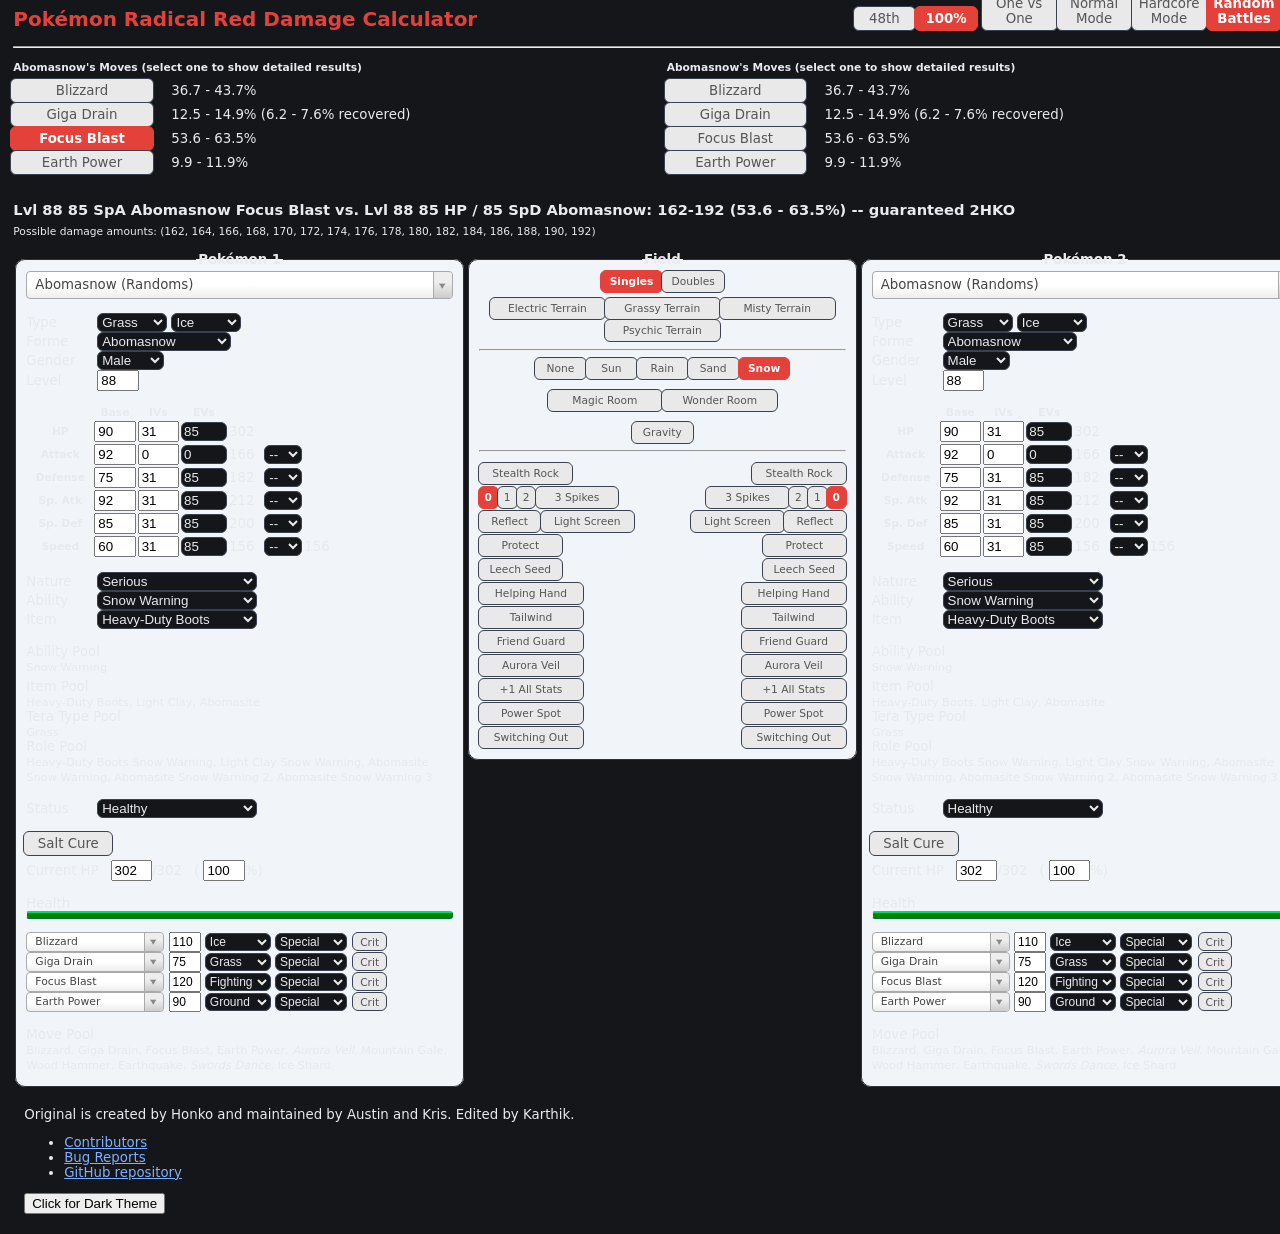
<file: calc/randoms.html>
<!DOCTYPE html>
<html lang="en">

<head>
    <meta charset="UTF-8" />
    <title>Pok&eacute;mon Radical Red Damage Calculator</title>
    <link type="text/css" rel="stylesheet" href="./js/vendor/select2/select2.css" />
    <link type="text/css" rel="stylesheet" href="./css/main.css?66af054b" />
    <link type="text/css" rel="stylesheet" href="./css/vendor/bootstrap.css" />
    <link type="text/css" rel="stylesheet" href="./css/dark-theme.css" id="dark-theme-styles">
    <link type="text/css" rel="stylesheet" href="./css/rr-theme.css" />
    <!-- Global site tag (gtag.js) - Google Analytics -->
    <script async src="https://www.googletagmanager.com/gtag/js?id=UA-26211653-3"></script>
    <script>
        window.dataLayer = window.dataLayer || [];
        function gtag(){dataLayer.push(arguments);}
        gtag('js', new Date());

        gtag('config', 'UA-26211653-3');

        window.onerror = function(err, uri, line) {
            gtag('event', 'exception', {'description': uri + ':' + line + ': ' + err});
            return false;
        };
    </script>
    <!-- Immediately loads the dark theme in order to reduce FOIT -->
    <script>
        /*
        * localStorage will only store strings
        * This means that if it has the value 'false',
        * It will be truey and incorrectly cause the
        * dark theme to load.
        */
        if (localStorage.getItem('darkTheme') !== 'true') {
            document.getElementById('dark-theme-styles').disabled = true;
        }
    </script>
</head>

<body class="dark-theme">

<nav><div class="header"><div class="header-inner">
    <ul class="nav">
        <li><a class="button nav-first" href="//pokemonshowdown.com"><img src="./img/pokemonshowdownbeta.png" alt="Pok&eacute;mon Showdown! (beta)" /> Home</a></li>
        <li><a class="button" href="//dex.radicalred.net">Pok&eacute;dex</a></li>
        <li><a class="button" href="//replay.pokemonshowdown.com/">Replays</a></li>
        <li><a class="button" href="//pokemonshowdown.com/ladder/">Ladder</a></li>
        <li><a class="button nav-last" href="//pokemonshowdown.com/forums/">Forum</a></li>
    </ul>
    <ul class="nav nav-play">
        <li><a class="button greenbutton nav-first nav-last" href="//play.radicalred.net">Play</a></li>
    </ul>
    <div style="clear:both"></div>
</div></div></nav>
<div class="wrapper">

    <div aria-label="Settings" role="region">
        <span class="title-text" style="margin-right: 18em;">Pok&eacute;mon Radical Red Damage Calculator</span>
        <span class="genSelection" aria-labelledby="selectGenInstruction" role="radiogroup" title="Select the generation.">
            <span class="visually-hidden" id="selectGenInstruction">Select the generation.</span>
            <input class="gen visually-hidden" type="radio" name="gen" value="9" id="gen9" checked="checked" />
        </span>
        <span class="notationSelection" aria-labelledby="selectNotationInstruction" role="radiogroup" title="Select the output notation.">
            <span class="visually-hidden" id="selectNotationInstruction">Select the output notation.</span>
            <input class="notation visually-hidden" type="radio" name="notation" id="pixels" value="px" /><label class="btn btn-small btn-left" for="pixels">48th</label>
            <input class="notation visually-hidden" type="radio" name="notation" id="percentage" value="%" /><label class="btn btn-small btn-right" for="percentage">100%</label>
        </span>
        <span class="modeSelection" aria-labelledby="selectModeInstruction" role="radiogroup" title="Select the calculator's mode of function.">
            <span class="visually-hidden" id="selectModeInstruction">Select the calculator's mode of function.</span>
            <input class="mode visually-hidden" type="radio" name="mode" id="one-vs-one" /><label class="btn btn-left" for="one-vs-one">One vs One</label>
            <input class="mode visually-hidden" type="radio" name="mode" id="normal" /><label class="btn btn-mid" for="normal">Normal Mode</label>
            <input class="mode visually-hidden" type="radio" name="mode" id="hardcore" /><label class="btn btn-mid" for="hardcore">Hardcore Mode</label>
            <input class="mode visually-hidden" type="radio" name="mode" id="randoms" checked="checked" /><label class="btn btn-right" for="randoms">Random Battles</label>
        </span>
    </div>
    <hr />
    <div aria-label="Move selection" class="move-result-group" role="region" title="Select a move to show detailed results.">
        <div  aria-labelledby="resultHeaderL" class="move-result-subgroup" role="radiogroup">
            <div class="result-move-header"><span id="resultHeaderL">Pok&eacute;mon 1's Moves (select one to show detailed results)</span>
            </div>
            <div>
                <input class="result-move visually-hidden" type="radio" name="resultMove" id="resultMoveL1" checked="checked" aria-describedby="resultDamageL1" />
                <label class="btn btn-xxxwide btn-top" for="resultMoveL1">Loading...</label>
                <span id="resultDamageL1">??? - ???%</span>
            </div>
            <div>
                <input class="result-move visually-hidden" type="radio" name="resultMove" id="resultMoveL2" aria-describedby="resultDamageL2" />
                <label class="btn btn-xxxwide btn-mid" for="resultMoveL2">Loading...</label>
                <span id="resultDamageL2">??? - ???%</span>
            </div>
            <div>
                <input class="result-move visually-hidden" type="radio" name="resultMove" id="resultMoveL3" aria-describedby="resultDamageL3" />
                <label class="btn btn-xxxwide btn-mid" for="resultMoveL3">Loading...</label>
                <span id="resultDamageL3">??? - ???%</span>
            </div>
            <div>
                <input class="result-move visually-hidden" type="radio" name="resultMove" id="resultMoveL4" aria-describedby="resultDamageL4" />
                <label class="btn btn-xxxwide btn-bottom" for="resultMoveL4">Loading...</label>
                <span id="resultDamageL4">??? - ???%</span>
            </div>
        </div>
        <div aria-labelledby="resultHeaderR" class="move-result-subgroup" role="radiogroup">
            <div class="result-move-header"><span id="resultHeaderR">Pok&eacute;mon 2's Moves (select one to show detailed results)</span>
            </div>
            <div>
                <input class="result-move visually-hidden" type="radio" name="resultMove" id="resultMoveR1" aria-describedby="resultDamageR1" />
                <label class="btn btn-xxxwide btn-top" for="resultMoveR1">Loading...</label>
                <span id="resultDamageR1">??? - ???%</span>
            </div>
            <div>
                <input class="result-move visually-hidden" type="radio" name="resultMove" id="resultMoveR2" aria-describedby="resultDamageR2" />
                <label class="btn btn-xxxwide btn-mid" for="resultMoveR2">Loading...</label>
                <span id="resultDamageR2">??? - ???%</span>
            </div>
            <div>
                <input class="result-move visually-hidden" type="radio" name="resultMove" id="resultMoveR3" aria-describedby="resultDamageR3" />
                <label class="btn btn-xxxwide btn-mid" for="resultMoveR3">Loading...</label>
                <span id="resultDamageR3">??? - ???%</span>
            </div>
            <div>
                <input class="result-move visually-hidden" type="radio" name="resultMove" id="resultMoveR4" aria-describedby="resultDamageR4" />
                <label class="btn btn-xxxwide btn-bottom" for="resultMoveR4">Loading...</label>
                <span id="resultDamageR4">??? - ???%</span>
            </div>
        </div>
    </div>
    <div aria-label="Calculation results" class="main-result-group" role="region">
        <div class="big-text">
            <span id="mainResult" title="Click to copy.">Loading...</span>
            <div id="tooltipText">Copied</div>
        </div>
        <div class="small-text"><span id="damageValues">(If you see this message for more than a few seconds, try enabling JavaScript.)</span>
        </div>
    </div>

    <div aria-label="Pok&eacute;mon 1" class="panel" role="region">
        <fieldset class="poke-info" id="p1">
            <legend align="center">Pok&eacute;mon 1</legend>
            <input type="text" class="set-selector calc-trigger" />
            <span id="importedSetsOptions" style="width:auto; display:none">
                <input type="checkbox" id="importedSets" /> Only show imported sets <br />
                <button id="clearSets">Clear Custom Sets</button>
            </span>
            <div class="info-group top">
                <div>
                    <label>Type</label>
                    <select aria-label="type1" class="type1 terrain-trigger calc-trigger"></select>
                    <select aria-label="type2" class="type2 terrain-trigger calc-trigger"></select>
                </div>
                <div class="hide">
                    <label>Forme</label>
                    <select class="forme calc-trigger"></select>
                </div>
                <div class="hide">
                    <label>Gender</label>
                    <select class="gender calc-trigger"><option></option><option selected="selected">Male</option><option>Female</option></select>
                </div>
                <div>
                    <label for="levelL1">Level</label>
                    <!--
                    We use inputmode="decimal" so that mobile devices will have a numpad appear when inputting values.
                    https://css-tricks.com/everything-you-ever-wanted-to-know-about-inputmode/#aa-decimal
                    -->
                    <input class="level calc-trigger" id="levelL1" value="100" inputmode="decimal" />
                </div>
                <div class="hide">
                    <label for="weightL1">Weight (kg)</label>
                    <input class="weight calc-trigger" id="weightL1" value="10.0" />
                </div>
            </div>
            <div class="info-group">
                <table>
                    <thead>
                        <tr>
                            <th></th>
                            <th scope="col">Base</th>
                            <th class="gen-specific g3 g4 g5 g6 g7 g8 g9" scope="col">IVs</th>
                            <th class="gen-specific g3 g4 g5 g6 g7 g8 g9" scope="col">EVs</th>
                            <th class="gen-specific g1 g2 hide" scope="col">DVs</th>
                            <th></th>
                            <th></th>
                        </tr>
                    </thead>
                    <tbody>
                        <tr class="hp">
                            <th scope="row">
                                <label>HP</label>
                            </th>
                            <td>
                                <input class="base calc-trigger" value="100" inputmode="decimal" />
                            </td>
                            <td class="gen-specific g3 g4 g5 g6 g7 g8 g9">
                                <input class="ivs calc-trigger" value="31" inputmode="decimal" />
                            </td>
                            <td class="gen-specific g3 g4 g5 g6 g7 g8 g9">
                                <input class="evs calc-trigger" type="number" min="0" max="252" step="4" value="0" inputmode="decimal" />
                            </td>
                            <td class="gen-specific g1 g2 hide">
                                <input class="dvs calc-trigger" value="15" disabled="disabled" inputmode="decimal" />
                            </td>
                            <td><span class="total">341</span>
                            </td>
                            <td></td>
                        </tr>
                        <tr class="at">
                            <th scope="row">
                                <label>Attack</label>
                            </th>
                            <td>
                                <input class="base calc-trigger" value="100" inputmode="decimal" />
                            </td>
                            <td class="gen-specific g3 g4 g5 g6 g7 g8 g9">
                                <input class="ivs calc-trigger" value="31" inputmode="decimal" />
                            </td>
                            <td class="gen-specific g3 g4 g5 g6 g7 g8 g9">
                                <input class="evs calc-trigger" type="number" min="0" max="252" step="4" value="0" inputmode="decimal" />
                            </td>
                            <td class="gen-specific g1 g2 hide">
                                <input class="dvs calc-trigger" value="15" inputmode="decimal" />
                            </td>
                            <td><span class="total">236</span>
                            </td>
                            <td>
                                <select class="boost calc-trigger">
                                    <option value="6">+6</option>
                                    <option value="5">+5</option>
                                    <option value="4">+4</option>
                                    <option value="3">+3</option>
                                    <option value="2">+2</option>
                                    <option value="1">+1</option>
                                    <option value="0" selected="selected">--</option>
                                    <option value="-1">-1</option>
                                    <option value="-2">-2</option>
                                    <option value="-3">-3</option>
                                    <option value="-4">-4</option>
                                    <option value="-5">-5</option>
                                    <option value="-6">-6</option>
                                </select>
                            </td>
                        </tr>
                        <tr class="df">
                            <th scope="row">
                                <label>Defense</label>
                            </th>
                            <td>
                                <input class="base calc-trigger" value="100" inputmode="decimal" />
                            </td>
                            <td class="gen-specific g3 g4 g5 g6 g7 g8 g9">
                                <input class="ivs calc-trigger" value="31" inputmode="decimal" />
                            </td>
                            <td class="gen-specific g3 g4 g5 g6 g7 g8 g9">
                                <input class="evs calc-trigger" type="number" min="0" max="252" step="4" value="0" inputmode="decimal" />
                            </td>
                            <td class="gen-specific g1 g2 hide">
                                <input class="dvs calc-trigger" value="15" inputmode="decimal" />
                            </td>
                            <td><span class="total">236</span>
                            </td>
                            <td>
                                <select class="boost calc-trigger">
                                    <option value="6">+6</option>
                                    <option value="5">+5</option>
                                    <option value="4">+4</option>
                                    <option value="3">+3</option>
                                    <option value="2">+2</option>
                                    <option value="1">+1</option>
                                    <option value="0" selected="selected">--</option>
                                    <option value="-1">-1</option>
                                    <option value="-2">-2</option>
                                    <option value="-3">-3</option>
                                    <option value="-4">-4</option>
                                    <option value="-5">-5</option>
                                    <option value="-6">-6</option>
                                </select>
                            </td>
                        </tr>
                        <tr class="sa gen-specific g2 g3 g4 g5 g6 g7 g8 g9">
                            <th scope="row">
                                <label>Sp. Atk</label>
                            </th>
                            <td>
                                <input class="base calc-trigger" value="100" inputmode="decimal" />
                            </td>
                            <td class="gen-specific g3 g4 g5 g6 g7 g8 g9">
                                <input class="ivs calc-trigger" value="31" inputmode="decimal" />
                            </td>
                            <td class="gen-specific g3 g4 g5 g6 g7 g8 g9">
                                <input class="evs calc-trigger" type="number" min="0" max="252" step="4" value="0" inputmode="decimal" />
                            </td>
                            <td class="gen-specific g1 g2 hide">
                                <input class="dvs calc-trigger" value="15" inputmode="decimal" />
                            </td>
                            <td><span class="total">236</span>
                            </td>
                            <td>
                                <select class="boost calc-trigger">
                                    <option value="6">+6</option>
                                    <option value="5">+5</option>
                                    <option value="4">+4</option>
                                    <option value="3">+3</option>
                                    <option value="2">+2</option>
                                    <option value="1">+1</option>
                                    <option value="0" selected="selected">--</option>
                                    <option value="-1">-1</option>
                                    <option value="-2">-2</option>
                                    <option value="-3">-3</option>
                                    <option value="-4">-4</option>
                                    <option value="-5">-5</option>
                                    <option value="-6">-6</option>
                                </select>
                            </td>
                        </tr>
                        <tr class="sd gen-specific g2 g3 g4 g5 g6 g7 g8 g9">
                            <th scope="row">
                                <label>Sp. Def</label>
                            </th>
                            <td>
                                <input class="base calc-trigger" value="100" inputmode="decimal" />
                            </td>
                            <td class="gen-specific g3 g4 g5 g6 g7 g8 g9">
                                <input class="ivs calc-trigger" value="31" inputmode="decimal" />
                            </td>
                            <td class="gen-specific g3 g4 g5 g6 g7 g8 g9">
                                <input class="evs calc-trigger" type="number" min="0" max="252" step="4" value="0" inputmode="decimal" />
                            </td>
                            <td class="gen-specific g1 g2 hide">
                                <input class="dvs calc-trigger" value="15" disabled="disabled" inputmode="decimal" />
                            </td>
                            <td><span class="total">236</span>
                            </td>
                            <td>
                                <select class="boost calc-trigger">
                                    <option value="6">+6</option>
                                    <option value="5">+5</option>
                                    <option value="4">+4</option>
                                    <option value="3">+3</option>
                                    <option value="2">+2</option>
                                    <option value="1">+1</option>
                                    <option value="0" selected="selected">--</option>
                                    <option value="-1">-1</option>
                                    <option value="-2">-2</option>
                                    <option value="-3">-3</option>
                                    <option value="-4">-4</option>
                                    <option value="-5">-5</option>
                                    <option value="-6">-6</option>
                                </select>
                            </td>
                        </tr>
                        <tr class="sl gen-specific g1 hide">
                            <th scope="row">
                                <label>Special</label>
                            </th>
                            <td>
                                <input class="base calc-trigger" value="100" inputmode="decimal" />
                            </td>
                            <td>
                                <input class="dvs calc-trigger" value="15" inputmode="decimal" />
                            </td>
                            <td><span class="total">236</span>
                            </td>
                            <td>
                                <select class="boost calc-trigger">
                                    <option value="6">+6</option>
                                    <option value="5">+5</option>
                                    <option value="4">+4</option>
                                    <option value="3">+3</option>
                                    <option value="2">+2</option>
                                    <option value="1">+1</option>
                                    <option value="0" selected="selected">--</option>
                                    <option value="-1">-1</option>
                                    <option value="-2">-2</option>
                                    <option value="-3">-3</option>
                                    <option value="-4">-4</option>
                                    <option value="-5">-5</option>
                                    <option value="-6">-6</option>
                                </select>
                            </td>
                        </tr>
                        <tr class="sp">
                            <th scope="row">
                                <label>Speed</label>
                            </th>
                            <td>
                                <input class="base calc-trigger" value="100" inputmode="decimal" />
                            </td>
                            <td class="gen-specific g3 g4 g5 g6 g7 g8 g9">
                                <input class="ivs calc-trigger" value="31" inputmode="decimal" />
                            </td>
                            <td class="gen-specific g3 g4 g5 g6 g7 g8 g9">
                                <input class="evs calc-trigger" type="number" min="0" max="252" step="4" value="0" inputmode="decimal" />
                            </td>
                            <td class="gen-specific g1 g2 hide">
                                <input class="dvs calc-trigger" value="15" inputmode="decimal" />
                            </td>
                            <td><span class="total">236</span>
                            </td>
                            <td>
                                <select class="boost calc-trigger">
                                    <option value="6">+6</option>
                                    <option value="5">+5</option>
                                    <option value="4">+4</option>
                                    <option value="3">+3</option>
                                    <option value="2">+2</option>
                                    <option value="1">+1</option>
                                    <option value="0" selected="selected">--</option>
                                    <option value="-1">-1</option>
                                    <option value="-2">-2</option>
                                    <option value="-3">-3</option>
                                    <option value="-4">-4</option>
                                    <option value="-5">-5</option>
                                    <option value="-6">-6</option>
                                </select>
                            </td>
                            <td><span class="totalMod">---</span>
                            </td>
                        </tr>
                    </tbody>
                </table>
            </div>
            <div class="info-group info-selectors">
                <div class="gen-specific g3 g4 g5 g6 g7 g8 g9">
                    <label for="natureL1">Nature</label>
                    <select class="nature calc-trigger" id="natureL1">
                        <option value="Adamant">Adamant (+Atk, -SpA)</option>
                        <option value="Bashful">Bashful</option>
                        <option value="Bold">Bold (+Def, -Atk)</option>
                        <option value="Brave">Brave (+Atk, -Spe)</option>
                        <option value="Calm">Calm (+SpD, -Atk)</option>
                        <option value="Careful">Careful (+SpD, -SpA)</option>
                        <option value="Docile">Docile</option>
                        <option value="Gentle">Gentle (+SpD, -Def)</option>
                        <option value="Hardy" selected="selected">Hardy</option>
                        <option value="Hasty">Hasty (+Spe, -Def)</option>
                        <option value="Impish">Impish (+Def, -SpA)</option>
                        <option value="Jolly">Jolly (+Spe, -SpA)</option>
                        <option value="Lax">Lax (+Def, -SpD)</option>
                        <option value="Lonely">Lonely (+Atk, -Def)</option>
                        <option value="Mild">Mild (+SpA, -Def)</option>
                        <option value="Modest">Modest (+SpA, -Atk)</option>
                        <option value="Naive">Naive (+Spe, -SpD)</option>
                        <option value="Naughty">Naughty (+Atk, -SpD)</option>
                        <option value="Quiet">Quiet (+SpA, -Spe)</option>
                        <option value="Quirky">Quirky</option>
                        <option value="Rash">Rash (+SpA, -SpD)</option>
                        <option value="Relaxed">Relaxed (+Def, -Spe)</option>
                        <option value="Sassy">Sassy (+SpD, -Spe)</option>
                        <option value="Serious">Serious</option>
                        <option value="Timid">Timid (+Spe, -Atk)</option>
                    </select>
                </div>
                <div class="gen-specific g3 g4 g5 g6 g7 g8 g9">
                    <label for="abilityL1">Ability</label>
                    <select class="ability terrain-trigger calc-trigger" id="abilityL1"></select>
                    <input hidden type="checkbox" title= "Is this ability active?" class="abilityToggle calc-trigger">
                    <select hidden aria-label="Allies fainted" class="alliesFainted calc-trigger">
                        <option value="0">Zero allies fainted</option>
                        <option value="1">One ally fainted</option>
                        <option value="2">Two allies fainted</option>
                        <option value="3">Three allies fainted</option>
                        <option value="4">Four allies fainted</option>
                        <option value="5">Five allies fainted</option>
                    </select>
                    <select hidden aria-label="Boosted Stat" title="What stat is boosted by this ability?" class="boostedStat calc-trigger">
                        <option value="auto">Auto-Select</option>
                        <option value="">Inactive</option>
                        <option value="atk">Attack</option>
                        <option value="def">Defense</option>
                        <option value="spa">Special Attack</option>
                        <option value="spd">Special Defense</option>
                        <option value="spe">Speed</option>
                    </select>
                </div>
                <div class="gen-specific g2 g3 g4 g5 g6 g7 g8 g9">
                    <label for="itemL1">Item</label>
                    <select class="item terrain-trigger calc-trigger" id="itemL1"></select>
                </div>
                <div class="pool">
                    <div class="ability-pool gen-specific g3 g4 g5 g6 g7 g8 g9">
                        <div>Ability Pool</div>
                        <small class="extraSetAbilities"></small>
                    </div>
                    <div class="item-pool gen-specific g2 g3 g4 g5 g6 g7 g8 g9">
                        <div>Item Pool</div>
                        <small class="extraSetItems"></small>
                    </div>
                    <div class="tera-type-pool gen-specific g9">
                        <div>Tera Type Pool</div>
                        <small class="extraSetTeraTypes"></small>
                    </div>
                    <div class="role-pool gen-specific g3 g4 g5 g6 g7 g9">
                        <div>Role Pool</div>
                        <small class="extraSetRoles"></small>
                    </div>
                </div>
                <div>
                    <label for="statusL1">Status</label>
                    <select class="status calc-trigger" id="statusL1">
                        <option value="Healthy">Healthy</option>
                        <option value="Poisoned">Poisoned</option>
                        <option value="Badly Poisoned">Badly Poisoned</option>
                        <option value="Burned">Burned</option>
                        <option value="Paralyzed">Paralyzed</option>
                        <option value="Asleep">Asleep</option>
                        <option value="Frostbitten">Frostbitten</option>
                    </select>
                    <select aria-label="Toxic counter" class="toxic-counter calc-trigger hide">
                        <option value="1">1/16</option>
                        <option value="2">2/16</option>
                        <option value="3">3/16</option>
                        <option value="4">4/16</option>
                        <option value="5">5/16</option>
                        <option value="6">6/16</option>
                        <option value="7">7/16</option>
                        <option value="8">8/16</option>
                        <option value="9">9/16</option>
                        <option value="10">10/16</option>
                        <option value="11">11/16</option>
                        <option value="12">12/16</option>
                        <option value="13">13/16</option>
                        <option value="14">14/16</option>
                        <option value="15">15/16</option>
                    </select>
                </div>
            </div>
            <div class="info-group gen-specific g9">
                <div class="left" title="Has this Pok&eacute;mon been cured with Salt Cure?">
                    <div hidden id="selectRevealInstruction">Has this Pok&eacute;mon been cured with Salt Cure?</div>
                    <input aria-describedby="selectRevealInstruction" class="visually-hidden saltcure calc-trigger" type="checkbox" id="cureL" />
                    <label class="btn btn-xxwide" for="cureL">Salt Cure</label>
                </div>
                <br />
            </div>
            <div class="info-group">
                <label for="currentHpL1">Current HP</label>
                <input class="current-hp calc-trigger" id="currentHpL1" value="341" />/<span class="max-hp">341</span> (
                <input class="percent-hp calc-trigger" value="100" />%)
					 <input class="visually-hidden max calc-trigger btn-input" type="checkbox" id="maxL" />
					 <label class="btn btn-xwide gen-specific g8 hide" for="maxL"
					 title="Use the corresponding Max Move?">Dynamax</label>
					 <br />
                <br />
                Health <div class="hpbar"></div>
            </div>
            <div hidden id="criticalHitInstruction">Force this attack to be a critical hit?</div>
            <div hidden id="zMoveInstruction">Make this attack a Z-move?</div>
            <div hidden id="stellarBoostInstruction">Make this attack Stellar boosted?</div>
            <div class="move1">
                <select class="move-selector calc-trigger small-select"></select>
                <input class="move-bp calc-trigger" value="50" inputmode="decimal" />
                <select class="move-type calc-trigger"></select>
                <select class="move-cat calc-trigger gen-specific g4 g5 g6 g7 g8 g9">
                    <option value="Physical">Physical</option>
                    <option value="Special">Special</option>
                </select>
                <input aria-describedby="criticalHitInstruction" class="move-crit calc-trigger visually-hidden" type="checkbox" id="critL1" />
                <label class="btn crit-btn" for="critL1" title="Force this attack to be a critical hit?">Crit</label>
                <input aria-describedby="zMoveInstruction" class="move-z calc-trigger visually-hidden" type="checkbox" id="zL1"/>
                <label class="btn z-btn gen-specific g7 hide" for="zL1" title="Make this attack a Z-move?">Z</label>
                <input aria-describedby="stellarBoostInstruction" class="move-stellar calc-trigger visually-hidden" type="checkbox" id="stellarL1" />
                <label class="stellar-btn btn" style="display: none;" for="stellarL1" title="Make this attack Stellar boosted?">Stellar</label>
                <select class="move-hits calc-trigger hide">
                    <option value="2">2 hits</option>
                    <option value="3">3 hits</option>
                    <option value="4">4 hits</option>
                    <option value="5">5 hits</option>
                </select>
                <select class="stat-drops calc-trigger hide" title="How many times was this move used in a row?">>
                    <option value="1">Once</option>
                    <option value="2">Twice</option>
                    <option value="3">3 times</option>
                    <option value="4">4 times</option>
                    <option value="5">5 times</option>
                </select>
                <select class="metronome calc-trigger hide" title="How many times was this move successfully and consecutively used while holding Metronome before this turn?">
                    <option value="0">Never</option>
                    <option value="1">Once</option>
                    <option value="2">Twice</option>
                    <option value="3">3 times</option>
                    <option value="4">4 times</option>
                    <option value="5">5 times</option>
                </select>
            </div>
            <div class="move2">
                <select class="move-selector calc-trigger small-select"></select>
                <input class="move-bp calc-trigger" value="0" inputmode="decimal" />
                <select class="move-type calc-trigger"></select>
                <select class="move-cat calc-trigger gen-specific g4 g5 g6 g7 g8 g9">
                    <option value="Physical">Physical</option>
                    <option value="Special">Special</option>
                </select>
                <input aria-describedby="criticalHitInstruction" class="move-crit calc-trigger visually-hidden" type="checkbox" id="critL2" />
                <label class="btn crit-btn" for="critL2" title="Force this attack to be a critical hit?">Crit</label>
                <input aria-describedby="zMoveInstruction" class="move-z calc-trigger visually-hidden" type="checkbox" id="zL2"/>
                <label class="btn z-btn gen-specific g7 hide" for="zL2" title="Make this attack a Z-move?">Z</label>
                <input aria-describedby="stellarBoostInstruction" class="move-stellar calc-trigger visually-hidden" type="checkbox" id="stellarL2" />
                <label class="stellar-btn btn" style="display: none;" for="stellarL2" title="Make this attack Stellar boosted?">Stellar</label>
                <select class="move-hits calc-trigger hide">
                    <option value="2">2 hits</option>
                    <option value="3">3 hits</option>
                    <option value="4">4 hits</option>
                    <option value="5">5 hits</option>
                </select>
                <select class="stat-drops calc-trigger hide" title="How many times was this move used in a row?">>
                    <option value="1">Once</option>
                    <option value="2">Twice</option>
                    <option value="3">3 times</option>
                    <option value="4">4 times</option>
                    <option value="5">5 times</option>
                </select>
                <select class="metronome calc-trigger hide" title="How many times was this move successfully and consecutively used while holding Metronome before this turn?">
                    <option value="0">Never</option>
                    <option value="1">Once</option>
                    <option value="2">Twice</option>
                    <option value="3">3 times</option>
                    <option value="4">4 times</option>
                    <option value="5">5 times</option>
                </select>
            </div>
            <div class="move3">
                <select class="move-selector calc-trigger small-select"></select>
                <input class="move-bp calc-trigger" value="0" inputmode="decimal" />
                <select class="move-type calc-trigger"></select>
                <select class="move-cat calc-trigger gen-specific g4 g5 g6 g7 g8 g9">
                    <option value="Physical">Physical</option>
                    <option value="Special">Special</option>
                </select>
                <input aria-describedby="criticalHitInstruction" class="move-crit calc-trigger visually-hidden" type="checkbox" id="critL3" />
                <label class="btn crit-btn" for="critL3" title="Force this attack to be a critical hit?">Crit</label>
                <input aria-describedby="zMoveInstruction" class="move-z calc-trigger visually-hidden" type="checkbox" id="zL3"/>
                <label class="btn z-btn gen-specific g7 hide" for="zL3" title="Make this attack a Z-move?">Z</label>
                <input aria-describedby="stellarBoostInstruction" class="move-stellar calc-trigger visually-hidden" type="checkbox" id="stellarL3" />
                <label class="stellar-btn btn" style="display: none;" for="stellarL3" title="Make this attack Stellar boosted?">Stellar</label>
                <select class="move-hits calc-trigger hide">
                    <option value="2">2 hits</option>
                    <option value="3">3 hits</option>
                    <option value="4">4 hits</option>
                    <option value="5">5 hits</option>
                </select>
                <select class="stat-drops calc-trigger hide" title="How many times was this move used in a row?">>
                    <option value="1">Once</option>
                    <option value="2">Twice</option>
                    <option value="3">3 times</option>
                    <option value="4">4 times</option>
                    <option value="5">5 times</option>
                </select>
                <select class="metronome calc-trigger hide" title="How many times was this move successfully and consecutively used while holding Metronome before this turn?">
                    <option value="0">Never</option>
                    <option value="1">Once</option>
                    <option value="2">Twice</option>
                    <option value="3">3 times</option>
                    <option value="4">4 times</option>
                    <option value="5">5 times</option>
                </select>
            </div>
            <div class="move4">
                <select class="move-selector calc-trigger small-select"></select>
                <input class="move-bp calc-trigger" value="0" inputmode="decimal" />
                <select class="move-type calc-trigger"></select>
                <select class="move-cat calc-trigger gen-specific g4 g5 g6 g7 g8 g9">
                    <option value="Physical">Physical</option>
                    <option value="Special">Special</option>
                </select>
                <input aria-describedby="criticalHitInstruction" class="move-crit calc-trigger visually-hidden" type="checkbox" id="critL4" />
                <label class="btn crit-btn" for="critL4" title="Force this attack to be a critical hit?">Crit</label>
                <input aria-describedby="zMoveInstruction" class="move-z calc-trigger visually-hidden" type="checkbox" id="zL4"/>
                <label class="btn z-btn gen-specific g7 hide" for="zL4" title="Make this attack a Z-move?">Z</label>
                <input aria-describedby="stellarBoostInstruction" class="move-stellar calc-trigger visually-hidden" type="checkbox" id="stellarL4" />
                <label class="stellar-btn btn" style="display: none;" for="stellarL4" title="Make this attack Stellar boosted?">Stellar</label>
                <select class="move-hits calc-trigger hide">
                    <option value="2">2 hits</option>
                    <option value="3">3 hits</option>
                    <option value="4">4 hits</option>
                    <option value="5">5 hits</option>
                </select>
                <select class="stat-drops calc-trigger hide" title="How many times was this move used in a row?">>
                    <option value="1">Once</option>
                    <option value="2">Twice</option>
                    <option value="3">3 times</option>
                    <option value="4">4 times</option>
                    <option value="5">5 times</option>
                </select>
                <select class="metronome calc-trigger hide" title="How many times was this move successfully and consecutively used while holding Metronome before this turn?">
                    <option value="0">Never</option>
                    <option value="1">Once</option>
                    <option value="2">Twice</option>
                    <option value="3">3 times</option>
                    <option value="4">4 times</option>
                    <option value="5">5 times</option>
                </select>
            </div>
            <div class="pool move-pool gen-specific g1 g2 g3 g4 g5 g6 g7 g8 g9">
                <div>Move Pool</div>
                <small class="extraSetMoves"></small>
            </div>
        </fieldset>
    </div>

    <div class="panel">
        <div aria-label="Field information" role="region">
            <fieldset class="field-info">
                <legend align="center">Field</legend>
                <div aria-labelledby="selectBattleFormatInstruction" class="gen-specific g3 g4 g5 g6 g7 g8 g9" role="radiogroup" style="width: 10.6em; margin: 0 auto 5px;" title="Select the battle format.">
                    <span class="visually-hidden" id="selectBattleFormatInstruction">Select the battle format.</span>
                    <input class="visually-hidden calc-trigger" type="radio" name="format" value="Singles" id="singles-format" />
                    <label class="btn btn-left" for="singles-format">Singles</label>
                    <input class="visually-hidden calc-trigger" type="radio" name="format" value="Doubles" id="doubles-format" />
                    <label class="btn btn-right" for="doubles-format">Doubles</label>
                </div>
                <div aria-labelledby="selectTerrainInstruction" class="gen-specific g6 hide" role="group" title="Select the current terrain.">
                    <span class="visually-hidden" id="selectTerrainInstruction">Select the current terrain.</span>
                    <input class="visually-hidden terrain-trigger calc-trigger" type="checkbox" name="terrain" value="Electric" id="electric" /><label class="btn btn-xxxwide btn-left" for="electric">Electric Terrain</label>
                    <input class="visually-hidden terrain-trigger calc-trigger" type="checkbox" name="terrain" value="Grassy" id="grassy" /><label class="btn btn-xxxwide btn-mid" for="grassy">Grassy Terrain</label>
                    <input class="visually-hidden terrain-trigger calc-trigger" type="checkbox" name="terrain" value="Misty" id="misty" /><label class="btn btn-xxxwide btn-right" for="misty">Misty Terrain</label>
                </div>
                <div aria-labelledby="selectTerrainInstruction" class="gen-specific g7 g8 g9" role="group" title="Select the current terrain.">
                    <span class="visually-hidden" id="selectTerrainInstruction">Select the current terrain.</span>
                    <input class="visually-hidden terrain-trigger calc-trigger" type="checkbox" name="terrain" value="Electric" id="electric" /><label class="btn btn-xxxwide btn-left" for="electric">Electric Terrain</label>
                    <input class="visually-hidden terrain-trigger calc-trigger" type="checkbox" name="terrain" value="Grassy" id="grassy" /><label class="btn btn-xxxwide btn-mid" for="grassy">Grassy Terrain</label>
                    <input class="visually-hidden terrain-trigger calc-trigger" type="checkbox" name="terrain" value="Misty" id="misty" /><label class="btn btn-xxxwide btn-right" for="misty">Misty Terrain</label>
                    <input class="visually-hidden terrain-trigger calc-trigger" type="checkbox" name="terrain" value="Psychic" id="psychic" /><label class="btn btn-xxxwide btn-mid" for="psychic">Psychic Terrain</label>
					 </div>
					 <div aria-labelledby="selectRuinInstruction" class="gen-specific g9 format-specific doubles" role="group" style="margin: 5px auto auto;" title="Select the ruin abilities from other Pok&eacute;mon on the field.">
                    <span class="visually-hidden" id="selectRuinInstruction">Select the active Ruin abilities from other Poke&eacute;mon on the field.</span>
                    <input class="visually-hidden calc-trigger" type="checkbox" name="ruin" value="Beads" id="beads" />
						  <label class="btn btn-xxxwide btn-left" for="beads">Beads of Ruin</label>
                    <input class="visually-hidden calc-trigger" type="checkbox" name="ruin" value="Tablets" id="tablets" />
						  <label class="btn btn-xxxwide btn-mid" for="tablets">Tablets of Ruin</label>
                    <input class="visually-hidden calc-trigger" type="checkbox" name="ruin" value="Sword" id="sword" />
						  <label class="btn btn-xxxwide btn-right" for="sword">Sword of Ruin</label>
                    <input class="visually-hidden calc-trigger" type="checkbox" name="ruin" value="Vessel" id="vessel" />
						  <label class="btn btn-xxxwide btn-mid" for="vessel">Vessel of Ruin</label>
                </div>
                <hr class="gen-specific g6 g7 g8 g9" />
                <div aria-labelledby="selectWeatherInstruction" role="radiogroup">
                    <span class="visually-hidden" id="selectWeatherInstruction">Select the current weather condition.</span>
                    <div  class="gen-specific g3 g4 g5 g6 g7 g8 hide" style="width: 22.2em; margin: 5px auto;" title="Select the current weather condition.">
                        <input class="visually-hidden calc-trigger" type="radio" name="weather" value="" id="clear" checked="checked" />
                        <label class="btn btn-small btn-left" for="clear">None</label>
                        <input class="visually-hidden calc-trigger" type="radio" name="weather" value="Sun" id="sun" />
                        <label class="btn btn-small btn-mid" for="sun">Sun</label>
                        <input class="visually-hidden calc-trigger" type="radio" name="weather" value="Rain" id="rain" />
                        <label class="btn btn-small btn-mid" for="rain">Rain</label>
                        <input class="visually-hidden calc-trigger" type="radio" name="weather" value="Sand" id="sand" />
                        <label class="btn btn-small btn-mid" for="sand">Sand</label>
                        <input class="visually-hidden calc-trigger" type="radio" name="weather" value="Hail" id="hail" />
                        <label class="btn btn-small btn-right" for="hail">Hail</label>
                    </div>
                    <div  class="gen-specific g9" style="width: 22.2em; margin: 5px auto;" title="Select the current weather condition.">
                        <input class="visually-hidden calc-trigger" type="radio" name="weather" value="" id="clear" checked="checked" />
                        <label class="btn btn-small btn-left" for="clear">None</label>
                        <input class="visually-hidden calc-trigger" type="radio" name="weather" value="Sun" id="sun" />
                        <label class="btn btn-small btn-mid" for="sun">Sun</label>
                        <input class="visually-hidden calc-trigger" type="radio" name="weather" value="Rain" id="rain" />
                        <label class="btn btn-small btn-mid" for="rain">Rain</label>
                        <input class="visually-hidden calc-trigger" type="radio" name="weather" value="Sand" id="sand" />
                        <label class="btn btn-small btn-mid" for="sand">Sand</label>
                        <input class="visually-hidden calc-trigger" type="radio" name="weather" value="Snow" id="snow" />
                        <label class="btn btn-small btn-right" for="snow">Snow</label>
                    </div>
                    <div class="gen-specific g6 g7 hide" title="Select the current weather condition.">
                        <input class="visually-hidden calc-trigger" type="radio" name="weather" value="Harsh Sunshine" id="harsh-sunshine" />
                        <label class="btn btn-xxxwide btn-left" for="harsh-sunshine">Harsh Sunshine</label>
                        <input class="visually-hidden calc-trigger" type="radio" name="weather" value="Heavy Rain" id="heavy-rain" />
                        <label class="btn btn-xxxwide btn-mid" for="heavy-rain">Heavy Rain</label>
                        <input class="visually-hidden calc-trigger" type="radio" name="weather" value="Strong Winds" id="strong-winds" />
                        <label class="btn btn-xxxwide btn-right" for="strong-winds">Strong Winds</label>
                    </div>
                  </div>
                <div aria-labelledby="selectGscWeatherInstruction" class="gen-specific g2 hide" role="radiogroup" style="width: 17.8em; margin: 0 auto 5px;" title="Select the current weather condition.">
                    <span class="visually-hidden" id="selectGscWeatherInstruction">Select the current weather condition.</span>
                    <input class="visually-hidden calc-trigger" type="radio" name="gscWeather" value="" id="gscClear" checked="checked" />
                    <label class="btn btn-small btn-left" for="gscClear">None</label>
                    <input class="visually-hidden calc-trigger" type="radio" name="gscWeather" value="Sun" id="gscSun" />
                    <label class="btn btn-small btn-mid" for="gscSun">Sun</label>
                    <input class="visually-hidden calc-trigger" type="radio" name="gscWeather" value="Rain" id="gscRain" />
                    <label class="btn btn-small btn-mid" for="gscRain">Rain</label>
                    <input class="visually-hidden calc-trigger" type="radio" name="gscWeather" value="Sand" id="gscSand" />
                    <label class="btn btn-small btn-right" for="gscSand">Sand</label>
                </div>
                <div class="gen-specific g5 g6 g7 g8 g9" style="width: 22.2em; margin: 5px auto; display: inline-block;">
                    <span hidden id="magicRoomInstruction">Is Magic Room in effect?</span>
                    <span hidden id="wonderRoomInstruction">Is Wonder Room in effect?</span>
                    <input aria-describedby="magicRoomInstruction" class="visually-hidden calc-trigger" type="checkbox" id="magicroom" />
                    <label class="btn btn-xxxwide btn-left" for="magicroom">Magic Room</label>
                    <input aria-describedby="wonderRoomInstruction" class="visually-hidden calc-trigger" type="checkbox" id="wonderroom" />
                    <label class="btn btn-xxxwide btn-right" for="wonderroom">Wonder Room</label>
                </div>
                <div class="gen-specific g4 g5 g6 g7 g8 g9" style="width: 5.3em; margin: 5px auto;" title="Is gravity in effect?">
                    <span hidden id="gravityInstruction">Is gravity in effect?</span>
                    <input aria-describedby="gravityInstruction" class="visually-hidden calc-trigger" type="checkbox" id="gravity" />
                    <label class="btn" for="gravity">Gravity</label>
                </div>
                <hr class="gen-specific g2 g3 g4 g5 g6 g7 g8 g9" />
                <table class="field">
                    <thead>
                        <tr>
                            <th scope="col"><div class="visually-hidden">Pok&eacute;mon 1's side</div></th>
                            <th scope="col"><div class="visually-hidden">Pok&eacute;mon 2's side</div></th>
                        </tr>
                    </thead>
                    <tbody>
                        <tr class="gen-specific g4 g5 g6 g7 g8 g9">
                            <div hidden id="selectStealthRockInstruction">Is Stealth Rock affecting this side of the field?</div>
                            <td><div class="left" title="Is Stealth Rock affecting this side of the field?">
                                <input aria-describedby="selectStealthRockInstruction" class="visually-hidden calc-trigger" type="checkbox" id="srL" />
                                <label class="btn btn-xwide" for="srL">Stealth Rock</label>
                            </div></td>
                            <td><div class="right" title="Is Stealth Rock affecting this side of the field?">
                                <input aria-describedby="selectStealthRockInstruction" class="visually-hidden calc-trigger" type="checkbox" id="srR" />
                                <label class="btn btn-xwide" for="srR">Stealth Rock</label>
                            </div></td>
                        </tr>
                        <tr class="gen-specific g3 g4 g5 g6 g7 g8 g9">
                            <div hidden id="selectSpikeInstruction">Are there Spikes on this side of the field?</div>
                            <td><div aria-labelledby="selectSpikeInstruction" class="left" role="radiogroup" title="Are there Spikes on this side of the field?">
                                <input class="visually-hidden calc-trigger" type="radio" name="spikesL" value="0" id="spikesL0" checked="checked" />
                                <label class="btn btn-xsmall btn-left" for="spikesL0">0</label>
                                <input class="visually-hidden calc-trigger" type="radio" name="spikesL" value="1" id="spikesL1" />
                                <label class="btn btn-xsmall btn-mid" for="spikesL1">1</label>
                                <input class="visually-hidden calc-trigger" type="radio" name="spikesL" value="2" id="spikesL2" />
                                <label class="btn btn-xsmall btn-mid" for="spikesL2">2</label>
                                <input class="visually-hidden calc-trigger" type="radio" name="spikesL" value="3" id="spikesL3" />
                                <label class="btn btn-wide btn-right" for="spikesL3">3 Spikes</label>
                            </div></td>
                            <td><div aria-labelledby="selectSpikeInstruction" class="right" role="radiogroup" title="Are there Spikes on this side of the field?">
                                <input class="visually-hidden calc-trigger" type="radio" name="spikesR" value="3" id="spikesR3" />
                                <label class="btn btn-wide btn-left" for="spikesR3">3 Spikes</label>
                                <input class="visually-hidden calc-trigger" type="radio" name="spikesR" value="2" id="spikesR2" />
                                <label class="btn btn-xsmall btn-mid" for="spikesR2">2</label>
                                <input class="visually-hidden calc-trigger" type="radio" name="spikesR" value="1" id="spikesR1" />
                                <label class="btn btn-xsmall btn-mid" for="spikesR1">1</label>
                                <input class="visually-hidden calc-trigger" type="radio" name="spikesR" value="0" id="spikesR0" checked="checked" />
                                <label class="btn btn-xsmall btn-right" for="spikesR0">0</label>
                            </div></td>
                        </tr>
                        <tr class="gen-specific g2 hide">
                            <td><div class="left" title="Are there Spikes on this side of the field?">
                                <input aria-describedby="selectSpikeInstruction" class="visually-hidden calc-trigger" type="checkbox" id="gscSpikesL" />
                                <label class="btn" for="gscSpikesL">Spikes</label>
                            </div></td>
                            <td><div class="right" title="Are there Spikes on this side of the field?">
                                <input aria-describedby="selectSpikeInstruction" class="visually-hidden calc-trigger" type="checkbox" id="gscSpikesR" />
                                <label class="btn" for="gscSpikesR">Spikes</label>
                            </div></td>
                        </tr>
                        <tr>
                            <td><div class="left" title="Is this Pok&eacute;mon protected by Reflect and/or Light Screen?">
                                <div hidden id="selectScreenInstruction">Is this Pok&eacute;mon protected by Reflect and/or Light Screen?</div>
                                <input aria-describedby="selectScreenInstruction" class="visually-hidden calc-trigger" type="checkbox" id="reflectL" />
                                <label class="btn btn-left" for="reflectL">Reflect</label>
                                <input aria-describedby="selectScreenInstruction" class="visually-hidden calc-trigger" type="checkbox" id="lightScreenL" />
                                <label class="btn btn-xwide btn-right" for="lightScreenL">Light Screen</label>
                            </div></td>
                            <td><div class="right" title="Is this Pok&eacute;mon protected by Reflect and/or Light Screen?">
                                <input aria-describedby="selectScreenInstruction" class="visually-hidden calc-trigger" type="checkbox" id="lightScreenR" />
                                <label class="btn btn-xwide btn-left" for="lightScreenR">Light Screen</label>
                                <input aria-describedby="selectScreenInstruction" class="visually-hidden calc-trigger" type="checkbox" id="reflectR" />
                                <label class="btn btn-right" for="reflectR">Reflect</label>
                            </div></td>
                        </tr>
                        <tr class="gen-specific g2 g3 g4 g5 g6 g7 g8 g9">
                            <td><div class="left" title="Is this Pok&eacute;mon protected?">
                                <div hidden id="selectProtectInstruction">Is this Pok&eacute;mon protected?</div>
                                <input aria-describedby="selectProtectInstruction" class="visually-hidden calc-trigger" type="checkbox" id="protectL" />
                                <label class="btn btn-wide" for="protectL">Protect</label>
                            </div></td>
                            <td><div class="right" title="Is this Pok&eacute;mon protected?">
                                <input aria-describedby="selectProtectInstruction" class="visually-hidden calc-trigger" type="checkbox" id="protectR" />
                                <label class="btn btn-wide" for="protectR">Protect</label>
                            </div></td>
                        </tr>
                        <tr>
                            <td><div class="left" title="Has this Pok&eacute;mon been affected by Leech Seed?">
                                <div hidden id="selectLeechSeedInstruction">Has this Pok&eacute;mon been affected by Leech Seed?</div>
                                <input aria-describedby="selectLeechSeedInstruction" class="visually-hidden calc-trigger" type="checkbox" id="leechSeedL" />
                                <label class="btn btn-wide" for="leechSeedL">Leech Seed</label>
                            </div></td>
                            <td><div class="right" title="Has this Pok&eacute;mon been affected by Leech Seed?">
                                <input aria-describedby="selectLeechSeedInstruction" class="visually-hidden calc-trigger" type="checkbox" id="leechSeedR" />
                                <label class="btn btn-wide" for="leechSeedR">Leech Seed</label>
                            </div></td>
                        </tr>
                        <tr class="gen-specific g2 g3 g4 g5 g6 g7 hide">
                            <td><div class="left" title="Has this Pok&eacute;mon been revealed with Foresight or Odor Sleuth?">
                                <div hidden id="selectRevealInstruction">Has this Pok&eacute;mon been revealed with Foresight or Odor Sleuth?</div>
                                <input aria-describedby="selectRevealInstruction" class="visually-hidden calc-trigger" type="checkbox" id="foresightL" />
                                <label class="btn btn-wide" for="foresightL">Foresight</label>
                            </div></td>
                            <td><div class="right" title="Has this Pok&eacute;mon been revealed with Foresight or Odor Sleuth?">
                                <input aria-describedby="selectRevealInstruction" class="visually-hidden calc-trigger" type="checkbox" id="foresightR" />
                                <label class="btn btn-wide" for="foresightR">Foresight</label>
                            </div></td>
                        </tr>
                        <tr class="gen-specific g3 g4 g5 g6 g7 g8 g9">
                            <td><div class="left" title="Has this Pok&eacute;mon's power been boosted by an ally's Helping Hand?">
                                <div hidden id="selectHelpingHandInstruction">Has this Pok&eacute;mon's power been boosted by an ally's Helping Hand?</div>
                                <input aria-describedby="selectHelpingHandInstruction" class="visually-hidden calc-trigger" type="checkbox" id="helpingHandL" />
                                <label class="btn btn-xxwide" for="helpingHandL">Helping Hand</label>
                            </div></td>
                            <td><div class="right" title="Has this Pok&eacute;mon's power been boosted by an ally's Helping Hand?">
                                <input aria-describedby="selectHelpingHandInstruction" class="visually-hidden calc-trigger" type="checkbox" id="helpingHandR" />
                                <label class="btn btn-xxwide" for="helpingHandR">Helping Hand</label>
                            </div></td>
                        </tr>
                        <tr class="gen-specific g4 g5 g6 g7 g8 g9">
                            <td><div class="left" title="Has this Pok&eacute;mon's speed been boosted by Tailwind?">
                                <div hidden id="selectTailwindInstruction">Has this Pok&eacute;mon's power been boosted by an ally's Helping Hand?</div>
                                <input aria-describedby="selectTailwindInstruction" class="visually-hidden calc-trigger" type="checkbox" id="tailwindL" />
                                <label class="btn btn-xxwide" for="tailwindL">Tailwind</label>
                            </div></td>
                            <td><div class="right" title="Has this Pok&eacute;mon's speed been boosted by Tailwind?">
                                <input aria-describedby="selectTailwindInstruction" class="visually-hidden calc-trigger" type="checkbox" id="tailwindR" />
                                <label class="btn btn-xxwide" for="tailwindR">Tailwind</label>
                            </div></td>
                        </tr>
                        <tr class="gen-specific g4 g5 g6 g7 g8 hide">
                            <td><div class="left" title="Is the Pok&eacute;mon affected by an ally's Flower Gift?">
                                <div hidden id="selectFlowerGiftInstruction">Is the Pok&eacute;mon affected by an ally's Flower Gift?</div>
                                <input aria-describedby="selectFlowerGiftInstruction" class="visually-hidden calc-trigger" type="checkbox" id="flowerGiftL" />
                                <label class="btn btn-xxwide" for="flowerGiftL">Flower Gift</label>
                            </div></td>
                            <td><div class="right" title="Is the Pok&eacute;mon affected by an ally's Flower Gift?">
                                <input aria-describedby="selectFlowerGiftInstruction" class="visually-hidden calc-trigger" type="checkbox" id="flowerGiftR" />
                                <label class="btn btn-xxwide" for="flowerGiftR">Flower Gift</label>
                            </div></td>
                        </tr>
                        <tr class="gen-specific g5 g6 g7 g8 g9">
                            <td><div class="left" title="Is the Pok&eacute;mon protected by an ally's Friend Guard?">
                                <div hidden id="selectFriendGuardInstruction">Is the Pok&eacute;mon protected by an ally's Friend Guard?</div>
                                <input aria-describedby="selectFriendGuardInstruction" class="visually-hidden calc-trigger" type="checkbox" id="friendGuardL" />
                                <label class="btn btn-xxwide" for="friendGuardL">Friend Guard</label>
                            </div></td>
                            <td><div class="right" title="Is the Pok&eacute;mon protected by an ally's Friend Guard?">
                                <input aria-describedby="selectFriendGuardInstruction" class="visually-hidden calc-trigger" type="checkbox" id="friendGuardR" />
                                <label class="btn btn-xxwide" for="friendGuardR">Friend Guard</label>
                            </div></td>
                        </tr>
                        <tr class="gen-specific g7 g8 g9">
                            <td><div class="left" title="Is the Pok&eacute;mon protected by an ally's Aurora Veil?">
                                <div hidden id="selectAuroraVeilInstruction">Is the Pok&eacute;mon protected by an ally's Aurora Veil?</div>
                                <input aria-describedby="selectAuroraVeilInstruction" class="visually-hidden calc-trigger" type="checkbox" id="auroraVeilL" />
                                <label class="btn btn-xxwide" for="auroraVeilL">Aurora Veil</label>
                            </div></td>
                            <td><div class="right" title="Is the Pok&eacute;mon protected by an ally's Aurora Veil?">
                                <input aria-describedby="selectAuroraVeilInstruction" class="visually-hidden calc-trigger" type="checkbox" id="auroraVeilR" />
                                <label class="btn btn-xxwide" for="auroraVeilR">Aurora Veil</label>
                            </div></td>
                        </tr>
                        <tr class="gen-specific g7 g8 g9">
                          <td><div class="left" title="Has the Pok&eacute;mon boosted all its stats one stage?">
                              <div hidden id="selectStatBoostInstruction">Has the Pok&eacute;mon boosted all its stats one stage?</div>
                                <input aria-describedby="selectStatBoostInstruction" class="visually-hidden calc-trigger" type="checkbox" id="StatBoostL" />
                                <label class="btn btn-xxwide" for="StatBoostL">+1 All Stats</label>
                              </div></td>
                            <td><div class="right" title="Has the Pok&eacute;mon boosted all its stats one stage?">
                                <input aria-describedby="selectStatBoostInstruction" class="visually-hidden calc-trigger" type="checkbox" id="StatBoostR" />
                                <label class="btn btn-xxwide" for="StatBoostR">+1 All Stats</label>
                            </div></td>
                        </tr>
                        <tr class="gen-specific g7 g8 hide">
                          <td><div class="left" title="Is the Pok&eacute;mon boosted by an ally's Battery ability?">
                              <div hidden id="selectBatteryInstruction">Is the Pok&eacute;mon boosted by an ally's Battery ability?</div>
                                <input aria-describedby="selectBatteryInstruction" class="visually-hidden calc-trigger" type="checkbox" id="batteryL" />
                                <label class="btn btn-xxwide" for="batteryL">Battery</label>
                              </div></td>
                            <td><div class="right" title="Is the Pok&eacute;mon boosted by an ally's Battery ability?">
                                <input aria-describedby="selectBatteryInstruction" class="visually-hidden calc-trigger" type="checkbox" id="batteryR" />
                                <label class="btn btn-xxwide" for="batteryR">Battery</label>
                            </div></td>
                        </tr>
                        <tr class="gen-specific g8 g9">
                            <td><div class="left" title="Is the Pok&eacute;mon boosted by an ally's Power Spot ability?">
                                <div hidden id="selectPowerSpotInstruction">Is the Pok&eacute;mon boosted by an ally's Power Spot ability?</div>
                                  <input aria-describedby="selectPowerSpotInstruction" class="visually-hidden calc-trigger" type="checkbox" id="powerSpotL" />
                                  <label class="btn btn-xxwide" for="powerSpotL">Power Spot</label>
                                </div></td>
                              <td><div class="right" title="Is the Pok&eacute;mon boosted by an ally's Power Spot ability?">
                                  <input aria-describedby="selectPowerSpotInstruction" class="visually-hidden calc-trigger" type="checkbox" id="powerSpotR" />
                                  <label class="btn btn-xxwide" for="powerSpotR">Power Spot</label>
                              </div></td>
                          </tr>
                        <tr class="gen-specific g2 g3 g4 g5 g6 g7 g8 g9">
                            <td><div class="left" title="Is the defending Pok&eacute;mon switching out?">
                              <div hidden id="selectSwitchingInstruction">Is the defending Pok&eacute;mon switching out?</div>
                                <input aria-describedby="selectSwitchingInstruction" class="visually-hidden calc-trigger" type="checkbox" id="switchingL" />
                                <label class="btn btn-xxwide" for="switchingL">Switching Out</label>
                              </div></td>
                            <td><div class="right" title="Is the defending Pok&eacute;mon switching out?">
                                <input aria-describedby="selectSwitchingInstruction" class="visually-hidden calc-trigger" type="checkbox" id="switchingR" />
                                <label class="btn btn-xxwide" for="switchingR">Switching Out</label>
                            </div></td>
                        </tr>
                    </tbody>
                </table>
            </fieldset>
        </div>
    </div>
    <div aria-label="Pok&eacute;mon 2" role="region" class="panel">
        <fieldset class="poke-info" id="p2">
            <legend align="center">Pok&eacute;mon 2</legend>
            <input type="text" class="set-selector calc-trigger" />
            <div class="info-group top">
                <div>
                    <label>Type</label>
                    <select aria-label="Type 1" class="type1 terrain-trigger calc-trigger"></select>
                    <select aria-label="Type 2" class="type2 terrain-trigger calc-trigger"></select>
                </div>
                <div class="hide">
                    <label>Forme</label>
                    <select class="forme calc-trigger"></select>
                </div>
                <div class="hide">
                    <label>Gender</label>
                    <select class="gender calc-trigger"><option></option><option selected="selected">Male</option><option>Female</option></select>
                </div>
                <div>
                    <label for="levelR1">Level</label>
                    <input class="level calc-trigger" id="levelR1" value="100" inputmode="decimal" />
                </div>
                <div class="hide">
                    <label for="weightR1">Weight (kg)</label>
                    <input class="weight calc-trigger" id="weightR1" value="10.0" />
                </div>
            </div>
            <div class="info-group">
                <table>
                    <thead>
                        <tr>
                            <th></th>
                            <th scope="col">Base</th>
                            <th class="gen-specific g3 g4 g5 g6 g7 g8 g9" scope="col">IVs</th>
                            <th class="gen-specific g3 g4 g5 g6 g7 g8 g9" scope="col">EVs</th>
                            <th class="gen-specific g1 g2 hide" scope="col">DVs</th>
                            <th></th>
                            <th></th>
                        </tr>
                    </thead>
                    <tbody>
                        <tr class="hp">
                            <th scope="row">
                                <label>HP</label>
                            </th>
                            <td>
                                <input class="base calc-trigger" value="100" inputmode="decimal" />
                            </td>
                            <td class="gen-specific g3 g4 g5 g6 g7 g8 g9">
                                <input class="ivs calc-trigger" value="31" inputmode="decimal" />
                            </td>
                            <td class="gen-specific g3 g4 g5 g6 g7 g8 g9">
                                <input class="evs calc-trigger" type="number" min="0" max="252" step="4" value="0" inputmode="decimal" />
                            </td>
                            <td class="gen-specific g1 g2 hide">
                                <input class="dvs calc-trigger" value="15" disabled="disabled" inputmode="decimal" />
                            </td>
                            <td><span class="total">341</span>
                            </td>
                            <td></td>
                        </tr>
                        <tr class="at">
                            <th scope="row">
                                <label>Attack</label>
                            </th>
                            <td>
                                <input class="base calc-trigger" value="100" inputmode="decimal" />
                            </td>
                            <td class="gen-specific g3 g4 g5 g6 g7 g8 g9">
                                <input class="ivs calc-trigger" value="31" inputmode="decimal" />
                            </td>
                            <td class="gen-specific g3 g4 g5 g6 g7 g8 g9">
                                <input class="evs calc-trigger" type="number" min="0" max="252" step="4" value="0" inputmode="decimal" />
                            </td>
                            <td class="gen-specific g1 g2 hide">
                                <input class="dvs calc-trigger" value="15" inputmode="decimal" />
                            </td>
                            <td><span class="total">236</span>
                            </td>
                            <td>
                                <select class="boost calc-trigger">
                                    <option value="6">+6</option>
                                    <option value="5">+5</option>
                                    <option value="4">+4</option>
                                    <option value="3">+3</option>
                                    <option value="2">+2</option>
                                    <option value="1">+1</option>
                                    <option value="0" selected="selected">--</option>
                                    <option value="-1">-1</option>
                                    <option value="-2">-2</option>
                                    <option value="-3">-3</option>
                                    <option value="-4">-4</option>
                                    <option value="-5">-5</option>
                                    <option value="-6">-6</option>
                                </select>
                            </td>
                        </tr>
                        <tr class="df">
                            <th scope="row">
                                <label>Defense</label>
                            </th>
                            <td>
                                <input class="base calc-trigger" value="100" inputmode="decimal" />
                            </td>
                            <td class="gen-specific g3 g4 g5 g6 g7 g8 g9">
                                <input class="ivs calc-trigger" value="31" inputmode="decimal" />
                            </td>
                            <td class="gen-specific g3 g4 g5 g6 g7 g8 g9">
                                <input class="evs calc-trigger" type="number" min="0" max="252" step="4" value="0" inputmode="decimal" />
                            </td>
                            <td class="gen-specific g1 g2 hide">
                                <input class="dvs calc-trigger" value="15" inputmode="decimal" />
                            </td>
                            <td><span class="total">236</span>
                            </td>
                            <td>
                                <select class="boost calc-trigger">
                                    <option value="6">+6</option>
                                    <option value="5">+5</option>
                                    <option value="4">+4</option>
                                    <option value="3">+3</option>
                                    <option value="2">+2</option>
                                    <option value="1">+1</option>
                                    <option value="0" selected="selected">--</option>
                                    <option value="-1">-1</option>
                                    <option value="-2">-2</option>
                                    <option value="-3">-3</option>
                                    <option value="-4">-4</option>
                                    <option value="-5">-5</option>
                                    <option value="-6">-6</option>
                                </select>
                            </td>
                        </tr>
                        <tr class="sa gen-specific g2 g3 g4 g5 g6 g7 g8 g9">
                            <th scope="row">
                                <label>Sp. Atk</label>
                            </th>
                            <td>
                                <input class="base calc-trigger" value="100" inputmode="decimal" />
                            </td>
                            <td class="gen-specific g3 g4 g5 g6 g7 g8 g9">
                                <input class="ivs calc-trigger" value="31" inputmode="decimal" />
                            </td>
                            <td class="gen-specific g3 g4 g5 g6 g7 g8 g9">
                                <input class="evs calc-trigger" type="number" min="0" max="252" step="4" value="0" inputmode="decimal" />
                            </td>
                            <td class="gen-specific g1 g2 hide">
                                <input class="dvs calc-trigger" value="15" inputmode="decimal" />
                            </td>
                            <td><span class="total">236</span>
                            </td>
                            <td>
                                <select class="boost calc-trigger">
                                    <option value="6">+6</option>
                                    <option value="5">+5</option>
                                    <option value="4">+4</option>
                                    <option value="3">+3</option>
                                    <option value="2">+2</option>
                                    <option value="1">+1</option>
                                    <option value="0" selected="selected">--</option>
                                    <option value="-1">-1</option>
                                    <option value="-2">-2</option>
                                    <option value="-3">-3</option>
                                    <option value="-4">-4</option>
                                    <option value="-5">-5</option>
                                    <option value="-6">-6</option>
                                </select>
                            </td>
                        </tr>
                        <tr class="sd gen-specific g2 g3 g4 g5 g6 g7 g8 g9">
                            <th scope="row">
                                <label>Sp. Def</label>
                            </th>
                            <td>
                                <input class="base calc-trigger" value="100" inputmode="decimal" />
                            </td>
                            <td class="gen-specific g3 g4 g5 g6 g7 g8 g9">
                                <input class="ivs calc-trigger" value="31" inputmode="decimal" />
                            </td>
                            <td class="gen-specific g3 g4 g5 g6 g7 g8 g9">
                                <input class="evs calc-trigger" type="number" min="0" max="252" step="4" value="0" inputmode="decimal" />
                            </td>
                            <td class="gen-specific g1 g2 hide">
                                <input class="dvs calc-trigger" value="15" disabled="disabled" inputmode="decimal" />
                            </td>
                            <td><span class="total">236</span>
                            </td>
                            <td>
                                <select class="boost calc-trigger">
                                    <option value="6">+6</option>
                                    <option value="5">+5</option>
                                    <option value="4">+4</option>
                                    <option value="3">+3</option>
                                    <option value="2">+2</option>
                                    <option value="1">+1</option>
                                    <option value="0" selected="selected">--</option>
                                    <option value="-1">-1</option>
                                    <option value="-2">-2</option>
                                    <option value="-3">-3</option>
                                    <option value="-4">-4</option>
                                    <option value="-5">-5</option>
                                    <option value="-6">-6</option>
                                </select>
                            </td>
                        </tr>
                        <tr class="sl gen-specific g1 hide">
                            <th scope="row">
                                <label>Special</label>
                            </th>
                            <td>
                                <input class="base calc-trigger" value="100" inputmode="decimal" />
                            </td>
                            <td>
                                <input class="dvs calc-trigger" value="15" inputmode="decimal" />
                            </td>
                            <td><span class="total">236</span>
                            </td>
                            <td>
                                <select class="boost calc-trigger">
                                    <option value="6">+6</option>
                                    <option value="5">+5</option>
                                    <option value="4">+4</option>
                                    <option value="3">+3</option>
                                    <option value="2">+2</option>
                                    <option value="1">+1</option>
                                    <option value="0" selected="selected">--</option>
                                    <option value="-1">-1</option>
                                    <option value="-2">-2</option>
                                    <option value="-3">-3</option>
                                    <option value="-4">-4</option>
                                    <option value="-5">-5</option>
                                    <option value="-6">-6</option>
                                </select>
                            </td>
                        </tr>
                        <tr class="sp">
                            <th scope="row">
                                <label>Speed</label>
                            </th>
                            <td>
                                <input class="base calc-trigger" value="100" inputmode="decimal" />
                            </td>
                            <td class="gen-specific g3 g4 g5 g6 g7 g8 g9">
                                <input class="ivs calc-trigger" value="31" inputmode="decimal" />
                            </td>
                            <td class="gen-specific g3 g4 g5 g6 g7 g8 g9">
                                <input class="evs calc-trigger" type="number" min="0" max="252" step="4" value="0" inputmode="decimal" />
                            </td>
                            <td class="gen-specific g1 g2 hide">
                                <input class="dvs calc-trigger" value="15" inputmode="decimal" />
                            </td>
                            <td><span class="total">236</span>
                            </td>
                            <td>
                                <select class="boost calc-trigger">
                                    <option value="6">+6</option>
                                    <option value="5">+5</option>
                                    <option value="4">+4</option>
                                    <option value="3">+3</option>
                                    <option value="2">+2</option>
                                    <option value="1">+1</option>
                                    <option value="0" selected="selected">--</option>
                                    <option value="-1">-1</option>
                                    <option value="-2">-2</option>
                                    <option value="-3">-3</option>
                                    <option value="-4">-4</option>
                                    <option value="-5">-5</option>
                                    <option value="-6">-6</option>
                                </select>
                            </td>
                            <td><span class="totalMod">---</span>
                            </td>
                        </tr>
                    </tbody>
                </table>
            </div>
            <div class="info-group info-selectors">
                <div class="gen-specific g3 g4 g5 g6 g7 g8 g9">
                    <label for="natureR1">Nature</label>
                    <select class="nature calc-trigger" id="natureR1">
                        <option value="Adamant">Adamant (+Atk, -SpA)</option>
                        <option value="Bashful">Bashful</option>
                        <option value="Bold">Bold (+Def, -Atk)</option>
                        <option value="Brave">Brave (+Atk, -Spe)</option>
                        <option value="Calm">Calm (+SpD, -Atk)</option>
                        <option value="Careful">Careful (+SpD, -SpA)</option>
                        <option value="Docile">Docile</option>
                        <option value="Gentle">Gentle (+SpD, -Def)</option>
                        <option value="Hardy" selected="selected">Hardy</option>
                        <option value="Hasty">Hasty (+Spe, -Def)</option>
                        <option value="Impish">Impish (+Def, -SpA)</option>
                        <option value="Jolly">Jolly (+Spe, -SpA)</option>
                        <option value="Lax">Lax (+Def, -SpD)</option>
                        <option value="Lonely">Lonely (+Atk, -Def)</option>
                        <option value="Mild">Mild (+SpA, -Def)</option>
                        <option value="Modest">Modest (+SpA, -Atk)</option>
                        <option value="Naive">Naive (+Spe, -SpD)</option>
                        <option value="Naughty">Naughty (+Atk, -SpD)</option>
                        <option value="Quiet">Quiet (+SpA, -Spe)</option>
                        <option value="Quirky">Quirky</option>
                        <option value="Rash">Rash (+SpA, -SpD)</option>
                        <option value="Relaxed">Relaxed (+Def, -Spe)</option>
                        <option value="Sassy">Sassy (+SpD, -Spe)</option>
                        <option value="Serious">Serious</option>
                        <option value="Timid">Timid (+Spe, -Atk)</option>
                    </select>
                </div>
                <div class="gen-specific g3 g4 g5 g6 g7 g8 g9">
                    <label for="abilityR1">Ability</label>
                    <select class="ability terrain-trigger calc-trigger" id="abilityR1"></select>
                    <input hidden type="checkbox" title= "Is this ability active?" class="abilityToggle calc-trigger">
                        <select hidden aria-label="Allies fainted" class="alliesFainted calc-trigger">
                            <option value="0">Zero allies fainted</option>
                            <option value="1">One ally fainted</option>
                            <option value="2">Two allies fainted</option>
                            <option value="3">Three allies fainted</option>
                            <option value="4">Four allies fainted</option>
                            <option value="5">Five allies fainted</option>
                        </select>
                        <select hidden aria-label="Boosted Stat" title="What stat is boosted by this ability?" class="boostedStat calc-trigger">
                            <option value="auto">Auto-Select</option>
                            <option value="">Inactive</option>
                            <option value="atk">Attack</option>
                            <option value="def">Defense</option>
                            <option value="spa">Special Attack</option>
                            <option value="spd">Special Defense</option>
                            <option value="spe">Speed</option>
                        </select>
                </div>
                <div class="gen-specific g2 g3 g4 g5 g6 g7 g8 g9">
                    <label for="itemR1">Item</label>
                    <select class="item terrain-trigger calc-trigger" id="itemR1"></select>
                </div>
                <div class="pool">
                    <div class="ability-pool gen-specific g3 g4 g5 g6 g7 g8 g9">
                        <div>Ability Pool</div>
                        <small class="extraSetAbilities"></small>
                    </div>
                    <div class="item-pool gen-specific g2 g3 g4 g5 g6 g7 g8 g9">
                        <div>Item Pool</div>
                        <small class="extraSetItems"></small>
                    </div>
                    <div class="tera-type-pool gen-specific g9">
                        <div>Tera Type Pool</div>
                        <small class="extraSetTeraTypes"></small>
                    </div>
                    <div class="role-pool gen-specific g3 g4 g5 g6 g7 g9">
                        <div>Role Pool</div>
                        <small class="extraSetRoles"></small>
                    </div>
                </div>
                <div>
                    <label for="statusR1">Status</label>
                    <select class="status calc-trigger" id="statusR1">
                        <option value="Healthy">Healthy</option>
                        <option value="Poisoned">Poisoned</option>
                        <option value="Badly Poisoned">Badly Poisoned</option>
                        <option value="Burned">Burned</option>
                        <option value="Paralyzed">Paralyzed</option>
                        <option value="Asleep">Asleep</option>
                        <option value="Frostbitten">Frostbitten</option>
                    </select>
                    <select aria-label="Toxic counter" class="toxic-counter calc-trigger hide">
                        <option value="1">1/16</option>
                        <option value="2">2/16</option>
                        <option value="3">3/16</option>
                        <option value="4">4/16</option>
                        <option value="5">5/16</option>
                        <option value="6">6/16</option>
                        <option value="7">7/16</option>
                        <option value="8">8/16</option>
                        <option value="9">9/16</option>
                        <option value="10">10/16</option>
                        <option value="11">11/16</option>
                        <option value="12">12/16</option>
                        <option value="13">13/16</option>
                        <option value="14">14/16</option>
                        <option value="15">15/16</option>
                    </select>
                </div>
            </div>
            <div class="info-group gen-specific g9">
                <div class="left" title="Has this Pok&eacute;mon been cured with Salt Cure?">
                    <div hidden id="selectRevealInstruction">Has this Pok&eacute;mon been cured with Salt Cure?</div>
                    <input aria-describedby="selectRevealInstruction" class="visually-hidden saltcure calc-trigger" type="checkbox" id="cureR" />
                    <label class="btn btn-xxwide" for="cureR">Salt Cure</label>
                </div>
                <br />
            </div>
            <div class="info-group">
                <label for="currentHpR1">Current HP</label>
                <input class="current-hp calc-trigger" id="currentHpR1" value="341" />/<span class="max-hp">341</span> (
                <input class="percent-hp calc-trigger" value="100" />%)
					 <input class="visually-hidden max calc-trigger btn-input" type="checkbox" id="maxR" />
					 <label class="btn btn-xwide gen-specific g8 hide" for="maxR"
					 title="Use the corresponding Max Move?">Dynamax</label>
					 <br />
                <br />
                Health <div class="hpbar"></div>
            </div>
            <div class="move1">
                <select class="move-selector calc-trigger small-select"></select>
                <input class="move-bp calc-trigger" value="50" inputmode="decimal" />
                <select class="move-type calc-trigger"></select>
                <select class="move-cat calc-trigger gen-specific g4 g5 g6 g7 g8 g9 dark-theme">
                    <option value="Physical">Physical</option>
                    <option value="Special">Special</option>
                </select>
                <input aria-describedby="criticalHitInstruction" class="move-crit calc-trigger visually-hidden" type="checkbox" id="critR1" />
                <label class="btn crit-btn" for="critR1" title="Force this attack to be a critical hit?">Crit</label>
                <input aria-describedby="zMoveInstruction" class="move-z calc-trigger visually-hidden" type="checkbox" id="zR1"/>
                <label class="btn z-btn gen-specific g7 hide" for="zR1" title="Make this attack a Z-move?">Z</label>
                <input aria-describedby="stellarBoostInstruction" class="move-stellar calc-trigger visually-hidden" type="checkbox" id="stellarR1" />
                <label class="stellar-btn btn" style="display: none;" for="stellarR2" title="Make this attack Stellar boosted?">Stellar</label>
                <select class="move-hits calc-trigger hide">
                    <option value="2">2 hits</option>
                    <option value="3">3 hits</option>
                    <option value="4">4 hits</option>
                    <option value="5">5 hits</option>
                </select>
                <select class="stat-drops calc-trigger hide" title="How many times was this move used in a row?">>
                    <option value="1">Once</option>
                    <option value="2">Twice</option>
                    <option value="3">3 times</option>
                    <option value="4">4 times</option>
                    <option value="5">5 times</option>
                </select>
                <select class="metronome calc-trigger hide" title="How many times was this move successfully and consecutively used while holding Metronome before this turn?">
                    <option value="0">Never</option>
                    <option value="1">Once</option>
                    <option value="2">Twice</option>
                    <option value="3">3 times</option>
                    <option value="4">4 times</option>
                    <option value="5">5 times</option>
                </select>
            </div>
            <div class="move2">
                <select class="move-selector calc-trigger small-select"></select>
                <input class="move-bp calc-trigger dark-theme" value="0" inputmode="decimal" />
                <select class="move-type calc-trigger dark-theme"></select>
                <select class="move-cat calc-trigger gen-specific g4 g5 g6 g7 g8 g9 dark-theme">
                    <option value="Physical">Physical</option>
                    <option value="Special">Special</option>
                </select>
                <input aria-describedby="criticalHitInstruction" class="move-crit calc-trigger visually-hidden" type="checkbox" id="critR2" />
                <label class="btn crit-btn" for="critR2" title="Force this attack to be a critical hit?">Crit</label>
                <input aria-describedby="zMoveInstruction" class="move-z calc-trigger visually-hidden" type="checkbox" id="zR2"/>
                <label class="btn z-btn gen-specific g7 hide" for="zR2" title="Make this attack a Z-move?">Z</label>
                <input aria-describedby="stellarBoostInstruction" class="move-stellar calc-trigger visually-hidden" type="checkbox" id="stellarR2" />
                <label class="stellar-btn btn" style="display: none;" for="stellarR2" title="Make this attack Stellar boosted?">Stellar</label>
                <select class="move-hits calc-trigger hide">
                    <option value="2">2 hits</option>
                    <option value="3">3 hits</option>
                    <option value="4">4 hits</option>
                    <option value="5">5 hits</option>
                </select>
                <select class="stat-drops calc-trigger hide" title="How many times was this move used in a row?">>
                    <option value="1">Once</option>
                    <option value="2">Twice</option>
                    <option value="3">3 times</option>
                    <option value="4">4 times</option>
                    <option value="5">5 times</option>
                </select>
                <select class="metronome calc-trigger hide" title="How many times was this move successfully and consecutively used while holding Metronome before this turn?">
                    <option value="0">Never</option>
                    <option value="1">Once</option>
                    <option value="2">Twice</option>
                    <option value="3">3 times</option>
                    <option value="4">4 times</option>
                    <option value="5">5 times</option>
                </select>
            </div>
            <div class="move3">
                <select class="move-selector calc-trigger small-select"></select>
                <input class="move-bp calc-trigger dark-theme" value="0" inputmode="decimal" />
                <select class="move-type calc-trigger dark-theme"></select>
                <select class="move-cat calc-trigger gen-specific g4 g5 g6 g7 g8 g9 dark-theme">
                    <option value="Physical">Physical</option>
                    <option value="Special">Special</option>
                </select>
                <input aria-describedby="criticalHitInstruction" class="move-crit calc-trigger visually-hidden" type="checkbox" id="critR3" />
                <label class="btn crit-btn" for="critR3" title="Force this attack to be a critical hit?">Crit</label>
                <input aria-describedby="zMoveInstruction" class="move-z calc-trigger visually-hidden" type="checkbox" id="zR3"/>
                <label class="btn z-btn gen-specific g7 hide" for="zR3" title="Make this attack a Z-move?">Z</label>
                <input aria-describedby="stellarBoostInstruction" class="move-stellar calc-trigger visually-hidden" type="checkbox" id="stellarR3" />
                <label class="stellar-btn btn" style="display: none;" for="stellarR3" title="Make this attack Stellar boosted?">Stellar</label>
                <select class="move-hits calc-trigger hide">
                    <option value="2">2 hits</option>
                    <option value="3">3 hits</option>
                    <option value="4">4 hits</option>
                    <option value="5">5 hits</option>
                </select>
                <select class="stat-drops calc-trigger hide" title="How many times was this move used in a row?">>
                    <option value="1">Once</option>
                    <option value="2">Twice</option>
                    <option value="3">3 times</option>
                    <option value="4">4 times</option>
                    <option value="5">5 times</option>
                </select>
                <select class="metronome calc-trigger hide" title="How many times was this move successfully and consecutively used while holding Metronome before this turn?">
                    <option value="0">Never</option>
                    <option value="1">Once</option>
                    <option value="2">Twice</option>
                    <option value="3">3 times</option>
                    <option value="4">4 times</option>
                    <option value="5">5 times</option>
                </select>
            </div>
            <div class="move4">
                <select class="move-selector calc-trigger small-select"></select>
                <input class="move-bp calc-trigger dark-theme" value="0" inputmode="decimal" />
                <select class="move-type calc-trigger dark-theme"></select>
                <select class="move-cat calc-trigger gen-specific g4 g5 g6 g7 g8 g9 dark-theme">
                    <option value="Physical">Physical</option>
                    <option value="Special">Special</option>
                </select>
                <input aria-describedby="criticalHitInstruction" class="move-crit calc-trigger visually-hidden" type="checkbox" id="critR4" />
                <label class="btn crit-btn" for="critR4" title="Force this attack to be a critical hit?">Crit</label>
                <input aria-describedby="zMoveInstruction" class="move-z calc-trigger visually-hidden" type="checkbox" id="zR4"/>
                <label class="btn z-btn gen-specific g7 hide" for="zR4" title="Make this attack a Z-move?">Z</label>
                <input aria-describedby="stellarBoostInstruction" class="move-stellar calc-trigger visually-hidden" type="checkbox" id="stellarR4" />
                <label class="stellar-btn btn" style="display: none;" for="stellarR4" title="Make this attack Stellar boosted?">Stellar</label>
                <select class="move-hits calc-trigger hide">
                    <option value="2">2 hits</option>
                    <option value="3">3 hits</option>
                    <option value="4">4 hits</option>
                    <option value="5">5 hits</option>
                </select>
                <select class="stat-drops calc-trigger hide" title="How many times was this move used in a row?">>
                    <option value="1">Once</option>
                    <option value="2">Twice</option>
                    <option value="3">3 times</option>
                    <option value="4">4 times</option>
                    <option value="5">5 times</option>
                </select>
                <select class="metronome calc-trigger hide" title="How many times was this move successfully and consecutively used while holding Metronome before this turn?">
                    <option value="0">Never</option>
                    <option value="1">Once</option>
                    <option value="2">Twice</option>
                    <option value="3">3 times</option>
                    <option value="4">4 times</option>
                    <option value="5">5 times</option>
                </select>
            </div>
            <div class ="move-pool pool gen-specific g1 g2 g3 g4 g5 g6 g7 g8 g9">
                <div>Move Pool</div>
                <small class="extraSetMoves"></small>
            </div>
        </fieldset>
    </div>
    <script type="text/javascript">
        var linkExtension = '.html';
    </script>
    <script type="text/javascript" src="./js/vendor/jquery-1.9.1.min.js"></script>
    <script type="text/javascript" src="./js/vendor/select2/select2.min.js"></script>
    <script type="text/javascript" src="./js/vendor/url-search-params-0.1.2.min.js"></script>
    <script type="text/javascript">
        this.__createBinding = function(o, m, k, k2) {
            if (k2 === undefined) k2 = k;
            o[k2] = m[k];
        };
        var calc = exports = {};
        function require() { return exports };
    </script>
    <script type="text/javascript" src="./calc/util.js?8fa0c7ff"></script>
    <script type="text/javascript" src="./calc/stats.js?9220179f"></script>
    <script type="text/javascript" src="./calc/data/species.js?047568e3"></script>
    <script type="text/javascript" src="./js/data/randoms/gen9randombattle.js?105140cb"></script>
    <script type="text/javascript" src="https://data.pkmn.cc/randbats/js/gen8randombattle.js?"></script>
    <script type="text/javascript" src="https://data.pkmn.cc/randbats/js/gen7randombattle.js?"></script>
    <script type="text/javascript" src="https://data.pkmn.cc/randbats/js/gen6randombattle.js?"></script>
    <script type="text/javascript" src="https://data.pkmn.cc/randbats/js/gen5randombattle.js?"></script>
    <script type="text/javascript" src="https://data.pkmn.cc/randbats/js/gen4randombattle.js?"></script>
    <script type="text/javascript" src="https://data.pkmn.cc/randbats/js/gen3randombattle.js?"></script>
    <script type="text/javascript" src="https://data.pkmn.cc/randbats/js/gen2randombattle.js?"></script>
    <script type="text/javascript" src="https://data.pkmn.cc/randbats/js/gen1randombattle.js?"></script>
    <script type="text/javascript" src="./calc/data/types.js?6b065b89"></script>
    <script type="text/javascript" src="./calc/data/natures.js?04f00dc5"></script>
    <script type="text/javascript" src="./calc/data/abilities.js?016ac534"></script>
    <script type="text/javascript" src="./calc/data/moves.js?fa19e464"></script>
    <script type="text/javascript" src="./calc/data/items.js?70619cce"></script>
    <script type="text/javascript" src="./calc/data/index.js?083d2bc9"></script>
    <script type="text/javascript" src="./calc/move.js?8bd6fa69"></script>
    <script type="text/javascript" src="./calc/pokemon.js?e0fe71b6"></script>
    <script type="text/javascript" src="./calc/field.js?2c7f95da"></script>
    <script type="text/javascript" src="./calc/items.js?3cbea98f"></script>
    <script type="text/javascript" src="./calc/mechanics/util.js?7106409d"></script>
    <script type="text/javascript" src="./calc/mechanics/gen789.js?b48d136c"></script>
    <script type="text/javascript" src="./calc/mechanics/gen56.js?87357e62"></script>
    <script type="text/javascript" src="./calc/mechanics/gen4.js?eb7525f4"></script>
    <script type="text/javascript" src="./calc/mechanics/gen3.js?949647f5"></script>
    <script type="text/javascript" src="./calc/mechanics/gen12.js?5f40fe2e"></script>
    <script type="text/javascript" src="./calc/calc.js?cd072314"></script>
    <script type="text/javascript" src="./calc/desc.js?c5cce828"></script>
    <script type="text/javascript" src="./calc/result.js?d5c7552b"></script>
    <script type="text/javascript" src="./calc/adaptable.js?afeb3759"></script>
    <script type="text/javascript" src="./calc/index.js?2377cbc8"></script>
    <script type="text/javascript" src="./js/shared_controls.js?c9cbc4e3"></script>
    <script type="text/javascript" src="./js/index_randoms_controls.js?c897b2e5"></script>
    <script type="text/javascript" src="./js/moveset_import.js?02aaaf2c"></script>
</div>

<div class="credits">Original is created by Honko and maintained by Austin and Kris. Edited by Karthik.
    <ul><li><a href="https://github.com/RadicalRedShowdown/calc/contributors" class="links-lighten" target="_blank">Contributors</a></li>
    <li><a href="https://github.com/RadicalRedShowdown/calc/issues" class="links-lighten" target="_blank">Bug Reports</a></li>
    <li><a href="https://github.com/RadicalRedShowdown/calc" class="links-lighten" target="_blank">GitHub repository</a></li></ul>
    <button type="button" id="dark-theme-toggle"></button>
    <script type="text/javascript" src="./js/dark-theme-toggle.js?4adfa54a"></script>
</div>

</body>

</html>
</file>
<file: styles.css>
/* Radical Red Pokédex — dark theme. Top tabs; Pokémon two-pane; Areas/Hardcore full-width. */
:root {
  color-scheme: dark;
  --bg: #14161a; --panel: #1d2026; --panel-2: #23272f; --line: #2c313a; --line-2: #3a4150;
  --text: #e8eaed; --muted: #8b93a1; --muted-2: #6b7280; --accent: #e3413a; --accent-dim: #7a2420; --radius: 10px;
}
* { box-sizing: border-box; }
[hidden] { display: none !important; }   /* must win over #view-pokemon{display:flex} */
html, body { height: 100%; }
body { margin: 0; font: 14px/1.45 system-ui, -apple-system, Segoe UI, Roboto, sans-serif; background: var(--bg); color: var(--text); overflow: hidden; }
img { -webkit-user-drag: none; user-select: none; }
::-webkit-scrollbar { width: 11px; height: 11px; }
::-webkit-scrollbar-thumb { background: #353b45; border-radius: 6px; border: 2px solid var(--bg); }
::-webkit-scrollbar-thumb:hover { background: #434a56; }
h1 { margin: 0; }

/* ---------- App shell + top tabs ---------- */
#app { display: flex; flex-direction: column; height: 100vh; }
#topbar { display: flex; align-items: center; gap: 22px; padding: 0 18px; height: 54px; flex: 0 0 54px; background: var(--panel); border-bottom: 1px solid var(--line); }
.brand { font-size: 17px; font-weight: 800; color: var(--accent); display: flex; gap: 7px; align-items: baseline; white-space: nowrap; }
.brand span { color: var(--text); font-weight: 600; }
#tabs { display: flex; gap: 4px; }
#tabs button { padding: 8px 18px; border: none; background: transparent; color: var(--muted); font-weight: 700; font-size: 14px; cursor: pointer; border-radius: 8px; }
#tabs button:hover { color: var(--text); background: var(--panel-2); }
#tabs button.active { color: #fff; background: var(--accent); }

#views { flex: 1; position: relative; overflow: hidden; display: flex; }
.view { flex: 1; min-width: 0; height: 100%; }
.fullview { overflow-y: auto; }
#view-calc { overflow: hidden; }
#calc-frame { width: 100%; height: 100%; border: 0; display: block; background: #fff; }
#app.split #views > .view { border-left: 1px solid var(--line); }

#split-btn { background: var(--bg); border: 1px solid var(--line-2); color: var(--muted); font-weight: 700; font-size: 13px; padding: 7px 12px; border-radius: 8px; cursor: pointer; }
#split-btn:hover { color: var(--text); }
#split-btn.on { background: var(--accent); color: #fff; border-color: var(--accent); }
#tabs-right { display: flex; gap: 4px; align-items: center; }
#tabs-right .tabs-label { color: var(--muted-2); font-size: 12px; }
#tabs-right button { padding: 6px 12px; border: none; background: transparent; color: var(--muted); font-weight: 700; font-size: 13px; cursor: pointer; border-radius: 8px; }
#tabs-right button:hover { color: var(--text); background: var(--panel-2); }
#tabs-right button.active { color: #fff; background: var(--accent-dim); }

/* ---------- Pokémon: two-pane ---------- */
#view-pokemon { display: flex; }
#pk-sidebar { width: 340px; flex: 0 0 340px; display: flex; flex-direction: column; background: var(--panel); border-right: 1px solid var(--line); }
#pk-sidebar.collapsed { width: 46px; flex-basis: 46px; }
.pk-panel { display: flex; flex-direction: column; flex: 1; min-height: 0; }
#pk-sidebar.collapsed .pk-panel { display: none; }
.pk-railbtn { display: none; }
#pk-sidebar.collapsed .pk-railbtn { display: flex; flex-direction: column; align-items: center; gap: 14px; width: 100%; height: 100%; padding: 12px 0; background: none; border: none; color: var(--muted); cursor: pointer; font-size: 16px; font-weight: 700; }
#pk-sidebar.collapsed .pk-railbtn:hover { color: var(--text); }
.pk-rail-label { writing-mode: vertical-rl; transform: rotate(180deg); font: 700 11px system-ui; text-transform: uppercase; letter-spacing: 1px; }
.side-head { padding: 12px 12px 9px; border-bottom: 1px solid var(--line); }
.pk-side-title { display: flex; align-items: center; justify-content: space-between; margin-bottom: 10px; }
.pk-side-name { font: 800 16px system-ui; }
.pk-iconbtn { width: 28px; height: 28px; flex: 0 0 28px; background: var(--panel-2); border: 1px solid var(--line-2); border-radius: 7px; color: var(--text); cursor: pointer; font-size: 14px; line-height: 1; }
.pk-iconbtn:hover { background: #2a2f38; }
.pk-filt-toggle { width: 100%; display: flex; justify-content: space-between; align-items: center; background: none; border: none; padding: 0 0 9px; cursor: pointer; color: var(--muted); font: 700 12px system-ui; text-transform: uppercase; letter-spacing: .5px; }
#pk-filt-state { color: var(--accent); }
.side-head.filt-closed #pk-filt-state { color: var(--muted-2); }
.side-head.filt-closed #pk-filt-wrap { display: none; }
#pk-search, .page-search { width: 100%; padding: 9px 12px; font-size: 14px; background: var(--bg); color: var(--text); border: 1px solid var(--line-2); border-radius: 8px; outline: none; }
#pk-search:focus, .page-search:focus { border-color: var(--accent); }
#pk-filters { margin-top: 9px; display: flex; flex-direction: column; gap: 6px; }
.count { margin-top: 7px; font-size: 12px; color: var(--muted); min-height: 14px; }
#pk-list { list-style: none; margin: 0; padding: 6px; overflow-y: auto; flex: 1; }
#pk-detail { flex: 1; overflow-y: auto; outline: none; }
#pk-detail-content { max-width: 920px; margin: 0 auto; padding: 26px 30px 60px; }

.row { display: flex; align-items: center; gap: 10px; padding: 6px 9px; border-radius: 8px; cursor: pointer; content-visibility: auto; contain-intrinsic-size: 0 52px; }
.row:hover { background: var(--panel-2); }
.row.active { background: var(--accent-dim); }
.row.active .row-name { color: #fff; }
.row-img { width: 44px; height: 44px; flex: 0 0 44px; object-fit: contain; image-rendering: pixelated; background: #0f1115; border-radius: 6px; }
.row-main { min-width: 0; flex: 1; }
.row-name { font-weight: 600; white-space: nowrap; overflow: hidden; text-overflow: ellipsis; }
.row-form { color: var(--muted); font-weight: 500; font-size: 12px; }
.row-sub { display: flex; align-items: center; gap: 5px; margin-top: 2px; }
.row-num { color: var(--muted-2); font-size: 12px; font-variant-numeric: tabular-nums; }
.dot { width: 9px; height: 9px; border-radius: 50%; display: inline-block; }

/* ---------- Filter chips ---------- */
.fchips { display: flex; flex-wrap: wrap; gap: 5px; }
.fchip { padding: 4px 9px; border-radius: 7px; cursor: pointer; font-size: 11.5px; font-weight: 600; background: var(--bg); color: var(--muted); border: 1px solid var(--line-2); }
.fchip:hover { color: var(--text); }
.fchip.on { background: var(--accent-dim); color: #fff; border-color: var(--accent); }

/* ---------- Full-width pages (Areas / Hardcore) ---------- */
.page { max-width: 1080px; margin: 0 auto; padding: 24px 30px 70px; }
.ar-sticky { position: sticky; top: 0; z-index: 20; background: var(--bg); padding: 10px 0 8px; }
.ar-sticky .page-search { margin-bottom: 10px; }
/* Area search bar: a scope <select> ("what to search") sits left of the search input. */
.ar-searchbar { display: flex; gap: 8px; align-items: stretch; max-width: 480px; margin-bottom: 10px; }
.ar-searchbar .page-search { flex: 1 1 auto; max-width: none; margin-bottom: 0; }
.ar-scope { flex: 0 0 auto; background: var(--panel-2); color: var(--text); border: 1px solid var(--line-2); border-radius: 8px; padding: 0 10px; font: 600 12.5px system-ui; cursor: pointer; }
.ar-scope:focus { outline: none; border-color: var(--accent); }
.to-loc.ar-hit { color: #8fc7ff; }
.page-head { margin-bottom: 14px; }
.page-head h1 { font-size: 26px; font-weight: 800; }
.page-sub { color: var(--muted); margin: 6px 0 0; font-size: 13.5px; }
.page-search { max-width: 420px; margin-bottom: 12px; }
.page .fchips { margin-bottom: 8px; }
.vs-btn { background: var(--accent-dim); border: 1px solid var(--accent); color: #fff; font-weight: 700; font-size: 11.5px; padding: 4px 10px; border-radius: 7px; cursor: pointer; }
.vs-btn:hover { background: var(--accent); }
.vs-btn.sm { padding: 2px 8px; font-size: 10.5px; margin-left: 10px; }

/* Subtabs (Hardcore) */
.subtabs { display: flex; gap: 6px; margin-bottom: 18px; border-bottom: 1px solid var(--line); }
.subtab { padding: 9px 16px; border: none; background: transparent; color: var(--muted); font-weight: 700; font-size: 14px; cursor: pointer; border-bottom: 2px solid transparent; margin-bottom: -1px; }
.subtab:hover { color: var(--text); }
.subtab.active { color: #fff; border-bottom-color: var(--accent); }

/* Trainer Order */
.to-list { display: flex; flex-direction: column; }
.to-cap { font-size: 11px; font-weight: 800; letter-spacing: .6px; text-transform: uppercase; color: var(--accent); margin: 20px 0 6px; }
.to-cap:first-child { margin-top: 0; }
.to-entry { border-bottom: 1px solid var(--line); }
.to-row { display: flex; align-items: center; gap: 12px; padding: 10px; border-radius: 8px; }
.to-entry.linkable .to-row { cursor: pointer; }
.to-entry.linkable .to-row:hover { background: var(--panel-2); }
.to-chev { flex: 0 0 13px; font-size: 11px; color: var(--muted-2); transition: transform .12s, color .12s; }
.to-entry.open .to-chev { transform: rotate(90deg); color: var(--accent); }
.to-name { font: 600 14px system-ui; color: #7db1ff; flex: 0 0 auto; min-width: 210px; }
.to-opt { font-size: 10px; font-weight: 700; text-transform: uppercase; letter-spacing: .4px; color: #ffce6b; border: 1px solid #6a571f; background: #2a2410; padding: 1px 6px; border-radius: 5px; }
.to-loc { color: var(--muted); font-size: 12.5px; flex: 1; }
.to-rstarter { display: inline-flex; flex: 0 0 auto; }
/* Rival starter picker (Trainer Order) */
.rival-pick-row { display: flex; align-items: center; gap: 8px; margin-top: 12px; flex-wrap: wrap; }
.rival-pick-lbl { font-size: 12.5px; font-weight: 700; color: var(--text); }
.rival-pick { padding: 4px 13px; border-radius: 999px; border: 1px solid var(--line-2); color: var(--muted); font-weight: 700; font-size: 12px; cursor: pointer; }
.rival-pick:hover { color: var(--text); }
.rival-pick.on { color: #fff; border-color: transparent; text-shadow: 0 1px 2px rgba(0,0,0,.45); }
.rival-pick-note { font-size: 11.5px; color: var(--muted); margin-left: 2px; }
.to-lv { font: 700 11px ui-monospace, monospace; color: var(--muted-2); white-space: nowrap; }
.to-team { display: none; padding: 6px 10px 16px; }
.to-entry.open .to-team { display: grid; grid-template-columns: repeat(6, 1fr); gap: 8px; }

/* trainer-order team card (handoff wireframe field order) */
.omon { background: var(--panel); border: 1px solid var(--line); border-radius: 10px; padding: 12px 11px; display: flex; flex-direction: column; min-width: 0; }
.omon-sprite { width: 58px; height: 58px; align-self: center; image-rendering: pixelated; background: var(--panel-2); border-radius: 9px; cursor: pointer; }
.omon-name { text-align: center; font: 700 13px system-ui; color: var(--text); margin-top: 7px; overflow: hidden; text-overflow: ellipsis; white-space: nowrap; }
.omon-lv { text-align: center; font: 700 11px ui-monospace, monospace; color: var(--muted); margin-top: 1px; }
.omon-types { display: flex; gap: 5px; justify-content: center; flex-wrap: wrap; margin-top: 6px; }
.omon-div { height: 1px; background: var(--line); margin: 11px 0 2px; }
.omon-lab { font: 700 8px ui-monospace, monospace; color: #5f6773; letter-spacing: .5px; text-transform: uppercase; margin: 10px 0 4px; }
.omon-val { font: 600 12px system-ui; color: var(--text); overflow-wrap: anywhere; }
.omon-item { display: flex; align-items: center; gap: 6px; }
.omon-idot { width: 14px; height: 14px; flex: 0 0 14px; border-radius: 50%; background: var(--panel-2); border: 1px solid var(--line-2); }
.omon-iimg { width: 20px; height: 20px; flex: 0 0 20px; object-fit: contain; image-rendering: pixelated; }
.omon .tc-moves { gap: 5px; }
.omon .bm-move .type-chip { flex: 0 0 52px; font-size: 9px; padding: 2px 0; letter-spacing: .2px; }
.omon .bm-mname { font-size: 11px; }
.omon-stats { display: flex; flex-direction: column; gap: 3px; }
.omon-stat { display: grid; grid-template-columns: 24px 1fr 22px; align-items: center; gap: 6px; }
.omon-slab { font: 700 9px ui-monospace, monospace; color: var(--muted); text-transform: uppercase; }
.omon-sbar { height: 5px; background: #0f1115; border-radius: 3px; overflow: hidden; }
.omon-sbar i { display: block; height: 100%; border-radius: 3px; }
.omon-sval { font: 700 10px ui-monospace, monospace; color: var(--text); text-align: right; font-variant-numeric: tabular-nums; }
.omon-bst { display: flex; justify-content: space-between; margin-top: 5px; padding-top: 5px; border-top: 1px solid var(--line); font: 800 10px ui-monospace, monospace; color: var(--text); text-transform: uppercase; }
.omon-bst span:first-child { color: var(--muted); }

/* Areas — expanded category-card grid (handoff Areas spec) */
.area-panel { display: none; }
.to-entry.open .area-panel { display: grid; grid-template-columns: repeat(auto-fill, minmax(176px, 1fr)); gap: 10px; align-items: start; padding: 6px 10px 18px; }
.acat { background: var(--panel); border: 1px solid var(--line); border-radius: 10px; padding: 11px 12px; display: flex; flex-direction: column; min-width: 0; }
.acat-head { display: flex; align-items: center; gap: 7px; margin-bottom: 10px; }
.acat-dot { width: 8px; height: 8px; flex: 0 0 8px; border-radius: 2px; }
.acat-label { font: 700 10px system-ui; text-transform: uppercase; letter-spacing: .4px; color: var(--text); flex: 1; overflow: hidden; text-overflow: ellipsis; white-space: nowrap; }
.acat-lv { font: 700 9px ui-monospace, monospace; color: var(--muted-2); white-space: nowrap; }
.acat-rows { display: flex; flex-direction: column; gap: 6px; }
.acat-row { display: flex; align-items: center; gap: 8px; cursor: pointer; border-radius: 6px; min-width: 0; }
.acat-row.no-link { cursor: default; }
.acat-row[data-go-mon]:hover .acat-name { color: #fff; }
.acat-sprite { width: 26px; height: 26px; flex: 0 0 26px; image-rendering: pixelated; background: var(--panel-2); border-radius: 6px; }
.acat-iicon { width: 18px; height: 18px; flex: 0 0 18px; border-radius: 50%; background: var(--panel-2); border: 1px solid var(--line-2); }
.acat-iimg { width: 24px; height: 24px; flex: 0 0 24px; object-fit: contain; image-rendering: pixelated; }
.acat-name { font: 600 12px system-ui; color: var(--text); overflow: hidden; text-overflow: ellipsis; white-space: nowrap; }
.acat-rlv { margin-left: auto; padding-left: 6px; font: 700 9.5px ui-monospace, monospace; color: var(--muted-2); white-space: nowrap; }
.acat-mrow { display: flex; flex-direction: column; gap: 3px; }
.acat-mtop { display: flex; align-items: center; gap: 7px; min-width: 0; }
.acat-tmtag { margin-left: auto; font: 700 9px ui-monospace, monospace; color: var(--muted-2); white-space: nowrap; }
.acat-mmeta { display: flex; align-items: center; gap: 6px; flex-wrap: wrap; padding-left: 2px; }
.acat-mstat { font: 700 9px ui-monospace, monospace; color: var(--muted); font-variant-numeric: tabular-nums; }
@media (max-width: 860px) { .to-entry.open .to-team { grid-template-columns: repeat(3, 1fr); } .to-name { min-width: 150px; } }
@media (max-width: 560px) { .to-entry.open .to-team { grid-template-columns: repeat(2, 1fr); } }

/* ---------- Shared components ---------- */
.d-head { display: flex; gap: 22px; align-items: center; flex-wrap: wrap; }
.d-art { width: 150px; height: 150px; flex: 0 0 150px; object-fit: contain; image-rendering: pixelated; background: var(--panel); border: 1px solid var(--line); border-radius: 14px; padding: 8px; }
.d-titles { min-width: 200px; }
.d-num { color: var(--muted); font-variant-numeric: tabular-nums; font-weight: 700; font-size: 14px; }
.d-name { font-size: 28px; font-weight: 800; line-height: 1.1; margin: 2px 0 3px; }
.d-form { color: var(--muted); font-size: 15px; font-weight: 600; margin-bottom: 9px; }
.d-types { display: flex; gap: 7px; flex-wrap: wrap; }
.type-chip { display: inline-flex; align-items: center; padding: 3px 11px; border-radius: 999px; font-size: 12px; font-weight: 700; color: #fff; text-shadow: 0 1px 1px rgba(0,0,0,.35); text-transform: uppercase; letter-spacing: .4px; }
.type-chip.sm { padding: 1px 8px; font-size: 10.5px; }

section.card { background: var(--panel); border: 1px solid var(--line); border-radius: var(--radius); padding: 15px 17px; margin-top: 16px; }
section.card > h2 { margin: 0 0 12px; font-size: 12px; font-weight: 700; letter-spacing: .8px; text-transform: uppercase; color: var(--muted); }
section.card > h2 .h2c { color: var(--muted-2); margin-left: 6px; }
.grid-2 { display: grid; grid-template-columns: 1fr 1fr; gap: 16px; align-items: stretch; margin-top: 16px; }
.grid-2 > .card { margin-top: 0; }
.d-rightcol { display: flex; flex-direction: column; gap: 16px; min-height: 0; }
.d-rightcol > .card { margin-top: 0; flex: 1; min-height: 0; overflow-y: auto; overflow-x: hidden; }
@media (max-width: 720px) { .grid-2 { grid-template-columns: 1fr; } }

.stat { display: grid; grid-template-columns: 38px 38px 1fr; align-items: center; gap: 10px; margin: 7px 0; }
.stat-label { color: var(--muted); font-weight: 700; font-size: 12px; }
.stat-val { font-variant-numeric: tabular-nums; font-weight: 700; text-align: right; }
.stat-bar { height: 9px; background: #0f1115; border-radius: 5px; overflow: hidden; }
.stat-bar > i { display: block; height: 100%; border-radius: 5px; transition: width .35s ease; }
.stat.total { margin-top: 11px; padding-top: 10px; border-top: 1px solid var(--line); }
.stat.total .stat-label, .stat.total .stat-val { color: var(--text); }

.kv { display: flex; gap: 8px; margin: 6px 0; font-size: 13.5px; }
.kv .k { color: var(--muted); flex: 0 0 116px; }
.kv .v { flex: 1; }
.ability-name { font-weight: 700; }
.tag { font-size: 10px; font-weight: 700; text-transform: uppercase; letter-spacing: .5px; color: #ffce6b; border: 1px solid #6a571f; background: #2a2410; padding: 1px 6px; border-radius: 5px; margin-left: 6px; }
.ability-desc { color: var(--muted); font-size: 12.5px; margin-top: 1px; }

.def-group { margin: 10px 0; }
.def-group .lbl { font-size: 12px; color: var(--muted); margin-bottom: 6px; }
.def-list { display: flex; flex-wrap: wrap; gap: 6px; }
.def-chip { position: relative; }
.def-chip .mult { position: absolute; right: -4px; top: -7px; font-size: 9.5px; font-weight: 800; background: #0f1115; border: 1px solid var(--line-2); border-radius: 6px; padding: 0 3px; }

.evo-row { display: flex; flex-wrap: wrap; gap: 10px; align-items: stretch; }
.evo-card { display: flex; flex-direction: column; align-items: center; gap: 2px; width: 108px; background: var(--panel-2); border: 1px solid var(--line); border-radius: 9px; padding: 8px 6px; cursor: pointer; text-align: center; }
.evo-card:hover { border-color: var(--line-2); background: #2a2f38; }
.evo-card img { width: 56px; height: 56px; image-rendering: pixelated; }
.evo-card .en { font-weight: 600; font-size: 12.5px; }
.evo-card .ec { color: var(--muted); font-size: 10.5px; line-height: 1.2; }
.evo-sep { align-self: center; color: var(--muted-2); padding: 0 4px; }
/* Full evolution tree: stage columns (vertical stacks for branches) joined by arrows. */
.evo-tree { display: flex; align-items: center; gap: 8px; flex-wrap: wrap; }
.evo-stage { display: flex; flex-direction: column; gap: 8px; }
.evo-arr { color: var(--muted-2); font-size: 18px; flex: 0 0 auto; }
.evo-card.cur { border-color: var(--accent); background: var(--accent-dim); }
/* compact tree inside the mini-Pokédex left column */
.dex-d-left .evo-tree { gap: 5px; }
.dex-d-left .evo-card { width: 76px; padding: 6px 3px; }
.dex-d-left .evo-card img { width: 40px; height: 40px; }
.dex-d-left .evo-card .en { font-size: 10.5px; }
.dex-d-left .evo-card .ec { font-size: 9px; line-height: 1.15; }
.dex-d-left .evo-arr { font-size: 13px; }

.loc-row { display: flex; gap: 10px; align-items: baseline; padding: 5px 0; border-bottom: 1px solid var(--line); }
.loc-row:last-child { border-bottom: none; }
.loc-area { color: #7db1ff; cursor: pointer; font-weight: 600; }
.loc-area:hover { text-decoration: underline; }
.loc-meta { color: var(--muted); font-size: 12.5px; }

.tabs { display: flex; gap: 4px; flex-wrap: wrap; margin-bottom: 12px; }
.tab { padding: 6px 13px; border-radius: 7px; cursor: pointer; font-size: 12.5px; font-weight: 600; background: var(--panel-2); color: var(--muted); }
.tab:hover { color: var(--text); }
.tab.active { background: var(--accent-dim); color: #fff; }
.tab .c { opacity: .7; font-weight: 700; margin-left: 4px; }
.mtable-scroll { max-height: 185px; overflow-y: auto; overflow-x: hidden; }
.mtable { width: 100%; border-collapse: collapse; font-size: 12.5px; }
.mtable thead th { position: sticky; top: 0; background: var(--panel); z-index: 1; }
.mtable th, .mtable td { padding: 6px 8px; text-align: left; border-bottom: 1px solid var(--line); }
.mtable th { color: var(--muted); font-size: 11px; text-transform: uppercase; letter-spacing: .5px; font-weight: 700; }
.mtable td.num, .mtable th.num { text-align: right; font-variant-numeric: tabular-nums; }
.mtable tr:last-child td { border-bottom: none; }
.mtable .mv-name { font-weight: 600; }
.cat-icon { height: 15px; vertical-align: middle; image-rendering: pixelated; }
.mv-empty { color: var(--muted); padding: 14px 2px; }

.team-card { background: var(--panel); border: 1px solid var(--line); border-radius: var(--radius); padding: 12px 14px; }
.tc-head { display: flex; align-items: center; gap: 10px; cursor: pointer; }
.tc-head:hover .tc-name { color: #fff; }
.tc-head img { width: 52px; height: 52px; image-rendering: pixelated; background: var(--panel-2); border-radius: 7px; flex: 0 0 52px; }
.tc-name { font-weight: 700; font-size: 15px; }
.tc-lv { color: var(--muted); font-size: 12px; font-weight: 600; }
.tc-types { display: flex; gap: 5px; margin-top: 3px; }
.tc-info { margin-top: 10px; font-size: 12.5px; }
.tc-ab b { color: #ffce6b; }
.tc-moves { display: flex; flex-direction: column; gap: 4px; margin-top: 8px; }
.bm-move { display: flex; align-items: center; gap: 8px; font-size: 12px; }
.bm-move .type-chip { flex: 0 0 74px; justify-content: center; }   /* uniform type label (fits longest, e.g. Fighting) */
.bm-mname { flex: 1; }                                              /* uniform move name column */
.mdot { width: 9px; height: 9px; border-radius: 50%; flex: 0 0 9px; }
.tc-ev { margin-top: 6px; color: var(--muted); font-size: 11.5px; font-variant-numeric: tabular-nums; }
.evk { color: var(--muted-2); font-weight: 700; text-transform: uppercase; font-size: 10px; letter-spacing: .5px; }

.info-list { margin: 0; padding-left: 18px; }
.info-list li { font-size: 13.5px; padding: 3px 0; }
.cap-grid { display: grid; grid-template-columns: repeat(auto-fill, minmax(230px, 1fr)); gap: 6px 16px; }
.cap-item { display: flex; justify-content: space-between; align-items: baseline; gap: 10px; padding: 6px 11px; background: var(--panel-2); border: 1px solid var(--line); border-radius: 7px; }
.cap-label { font-size: 12.5px; }
.cap-val { font-weight: 800; color: var(--accent); font-variant-numeric: tabular-nums; }
.ab-grid { display: grid; grid-template-columns: repeat(auto-fill, minmax(250px, 1fr)); gap: 5px 16px; }
.ab-item { display: flex; align-items: center; gap: 8px; font-size: 12.5px; padding: 3px 0; }
.ab-from { color: var(--muted); }
.ab-arrow { color: var(--muted-2); }
.ab-to { color: #ffce6b; font-weight: 600; }
.hc-line { font-size: 13.5px; padding: 4px 0; }

/* ---------- Box (save import) ---------- */
.box-drop { display: flex; flex-direction: column; align-items: center; gap: 12px; padding: 38px 40px; border: 2px dashed var(--line-2); border-radius: 14px; background: var(--panel); text-align: center; max-width: 460px; }
.box-drop.drag { border-color: var(--accent); background: var(--panel-2); }
.box-drop-icon { font-size: 40px; }
.box-hint { color: var(--muted); font-size: 12.5px; }
.box-err { margin-top: 14px; color: #ffb4b0; font-size: 13px; }
.box-err code { background: #0f1115; padding: 2px 6px; border-radius: 4px; color: var(--muted); }
.link-btn { background: none; border: none; color: #7db1ff; cursor: pointer; font: inherit; padding: 0; text-decoration: underline; }
.box-grid { display: grid; grid-template-columns: repeat(auto-fill, minmax(166px, 1fr)); gap: 10px; }
.bx-card { position: relative; padding: 10px 9px; }
.bx-card[data-go-mon] { cursor: pointer; }
.bx-card[data-go-mon]:hover { border-color: var(--line-2); }
.bx-card .shiny { position: absolute; top: 7px; left: 7px; color: #ffd23d; font-size: 12px; z-index: 1; text-shadow: 0 0 3px #000; }
.bx-card .omon-name { display: flex; align-items: center; justify-content: center; gap: 3px; }
.bx-card .omon-lv { margin-bottom: 1px; }

/* ---------- Modal ---------- */
#modal { position: fixed; inset: 0; z-index: 50; display: flex; align-items: center; justify-content: center; }
.modal-backdrop { position: absolute; inset: 0; background: rgba(0,0,0,.62); }
.modal-box { position: relative; z-index: 1; background: var(--bg); border: 1px solid var(--line-2); border-radius: 14px;
  width: min(900px, 94vw); max-height: 88vh; display: flex; flex-direction: column; box-shadow: 0 20px 60px rgba(0,0,0,.55); }
.modal-x { position: absolute; top: 9px; right: 11px; z-index: 3; background: var(--panel-2); border: 1px solid var(--line-2);
  color: var(--text); width: 30px; height: 30px; border-radius: 7px; font-size: 19px; line-height: 1; cursor: pointer; }
.modal-x:hover { background: #2a2f38; }
#modal-content { overflow-y: auto; padding: 20px 22px; }

.boss-head { display: flex; gap: 16px; align-items: center; margin-bottom: 6px; }
.tr-ph { width: 84px; height: 84px; flex: 0 0 84px; display: flex; align-items: center; justify-content: center;
  font-size: 42px; background: var(--panel); border: 1px solid var(--line); border-radius: 12px; }
.tr-img { width: 84px; height: 84px; flex: 0 0 84px; object-fit: contain; image-rendering: pixelated;
  background: var(--panel); border: 1px solid var(--line); border-radius: 12px; padding: 4px; }
.boss-meta h1 { font-size: 22px; }
.tr-minis { display: flex; gap: 2px; margin-top: 8px; flex-wrap: wrap; }
.tr-mini { width: 34px; height: 34px; image-rendering: pixelated; }

/* Versus modal — Head-to-Head */
/* modal-box is just a positioning shell here — .hth-card is the visible frame,
   so trainer sprites (siblings of the card) can extend out past the top edge. */
.modal-box.vs-modal-box { width: min(1100px, 96vw); background: transparent; border: none; box-shadow: none; overflow: visible; }
.modal-box.vs-modal-box #modal-content { padding: 0; overflow: visible; }
.modal-box.vs-modal-box .modal-x { display: none; } /* trainer sprites break into this corner; close via backdrop/ESC */
.vs-modal { position: relative; }
.hth-card { position: relative; background: var(--bg); border: 1px solid var(--line-2); border-radius: 14px; overflow: hidden; box-shadow: 0 20px 60px rgba(0,0,0,.35); }
.hth-compare { max-height: 74vh; overflow-y: auto; }
.vs-gender { font: 700 12.5px system-ui; padding: 0 5px; margin-left: 4px; border: 1px solid var(--line-2); border-radius: 5px; background: var(--panel-2); color: var(--text); cursor: pointer; line-height: 1.5; vertical-align: middle; }
.vs-gender.m { color: #5aa9ff; } .vs-gender.f { color: #ff7eb6; }
.vs-gender.gl { color: var(--muted); cursor: default; border: none; background: none; }
.gsym { font-weight: 800; } .gsym.m { color: #5aa9ff; } .gsym.f { color: #ff7eb6; }

/* battle-scene bands */
.hth-bands { position: relative; display: flex; }
.hth-band { flex: 1; position: relative; min-height: 132px; display: flex; align-items: flex-end; }
.hth-band.left { background: rgba(125,177,255,.10); border-bottom: 2px solid #7db1ff; padding: 32px 12px 4px 90px; justify-content: flex-start; }
.hth-band.right { background: rgba(227,65,58,.12); border-bottom: 2px solid var(--accent); padding: 32px 96px 4px 12px; justify-content: flex-end; }
.hth-tname { position: absolute; top: 13px; z-index: 6; font: 800 16px system-ui; color: var(--text); }
.hth-band.left .hth-tname { right: 18px; text-align: right; color: #7db1ff; }
.hth-band.right .hth-tname { left: 18px; text-align: left; }
.hth-tname span { display: block; font: 600 11.5px system-ui; color: var(--muted); margin-top: 1px; }
/* party huddle — overlapping cluster */
.vs-party { display: flex; align-items: flex-end; }
.hth-band.right .vs-party { justify-content: flex-end; }
.vs-mon { height: 48px; width: auto; image-rendering: pixelated; cursor: pointer;
  transition: transform .1s, filter .1s; transform: translateY(var(--j, 0px));
  filter: drop-shadow(0 3px 3px rgba(0,0,0,.45)); }
.vs-mon + .vs-mon { margin-left: -14px; }
.vs-mon.flip { transform: translateY(var(--j, 0px)) scaleX(-1); }
.vs-mon:hover { transform: translateY(calc(var(--j, 0px) - 4px)); }
.vs-mon.flip:hover { transform: translateY(calc(var(--j, 0px) - 4px)) scaleX(-1); }
.vs-mon.on { transform: translateY(calc(var(--j, 0px) - 3px)) scale(1.05); z-index: 20 !important; }
.vs-mon.flip.on { transform: translateY(calc(var(--j, 0px) - 3px)) scale(1.05) scaleX(-1); }
.vs-party.left .vs-mon.on { filter: drop-shadow(0 0 5px #7db1ff) drop-shadow(0 3px 3px rgba(0,0,0,.45)); }
.vs-party.right .vs-mon.on { filter: drop-shadow(0 0 5px var(--accent)) drop-shadow(0 3px 3px rgba(0,0,0,.45)); }

/* overhanging trainer sprites */
/* trainers anchored so their feet land on the seam (band height = 132px),
   bodies extending up and out past the top of the card. */
.hth-trainer { position: absolute; image-rendering: pixelated; pointer-events: none; z-index: 4; filter: drop-shadow(0 5px 5px rgba(0,0,0,.4)); }
.hth-trainer.l { left: 6px; height: 152px; top: -20px; }
.hth-trainer.r { right: 6px; height: 144px; top: -12px; }

/* VS medallion on the seam */
.hth-vs { position: absolute; left: 50%; top: 100%; transform: translate(-50%, -50%); width: 52px; height: 52px; border-radius: 50%; background: var(--accent); border: 4px solid var(--bg); color: #fff; display: flex; align-items: center; justify-content: center; font: 900 17px system-ui; box-shadow: 0 4px 16px rgba(227,65,58,.5); z-index: 5; }

/* mon headers */
.hth-heads { display: grid; grid-template-columns: 1fr 1fr; padding: 28px 22px 6px; }
.hth-head { display: flex; align-items: center; gap: 12px; min-width: 0; }
.hth-head.l { flex-direction: row-reverse; text-align: right; padding-right: 22px; }
.hth-head.r { padding-left: 22px; border-left: 1px solid var(--panel); }
.hth-hsprite { width: 64px; height: 64px; flex: 0 0 64px; image-rendering: pixelated; background: var(--panel); border: 1px solid var(--line); border-radius: 11px; }
.hth-hname { font: 800 17px system-ui; color: var(--text); }
.hth-hlv { font: 600 12px system-ui; color: var(--muted); margin: 1px 0 6px; }
.hth-htypes { display: flex; gap: 6px; }
.hth-head.l .hth-htypes { justify-content: flex-end; }
.hth-noteam { font: 600 12.5px system-ui; color: var(--muted); padding: 16px 4px; }
.hth-hmeta { flex: 0 0 auto; }
/* 2x2 config (nature/ability/item/conditions) beside the mon header */
.hth-cfg { display: grid; grid-template-columns: 1fr 1fr; gap: 5px; align-self: stretch; align-content: center; flex: 1; min-width: 0; max-width: 250px; }
.hth-cfg .vs-sel { width: 100%; max-width: none; min-width: 0; }
.vs-multi { position: relative; min-width: 0; }
.vs-multi > summary { list-style: none; cursor: pointer; background: var(--bg); border: 1px solid var(--line-2); border-radius: 6px; padding: 3px 6px; font: 600 11px system-ui; color: var(--text); white-space: nowrap; overflow: hidden; text-overflow: ellipsis; }
.vs-multi > summary::-webkit-details-marker { display: none; }
.vs-multi[open] > summary { border-color: var(--accent); }
.vs-multi-panel { position: absolute; z-index: 40; top: 100%; margin-top: 3px; min-width: 152px; background: var(--panel); border: 1px solid var(--line-2); border-radius: 8px; padding: 6px; box-shadow: 0 8px 22px rgba(0,0,0,.55); display: flex; flex-direction: column; gap: 3px; }
.hth-head.r .vs-multi-panel { right: 0; }
.hth-head.l .vs-multi-panel { left: 0; }
.vs-multi-panel label { display: flex; align-items: center; gap: 6px; font: 600 12px system-ui; color: var(--text); white-space: nowrap; cursor: pointer; }
.vs-multi-panel input { margin: 0; }

/* diverging stat bars */
/* diverging stat rows: IV · bar(base) · stage · battle | NAME | battle · stage · bar · IV */
.hth-stats { padding: 8px 16px 4px; }
.hth-srow { display: grid; grid-template-columns: 38px 1fr 54px 42px 38px 42px 54px 1fr 38px; align-items: center; gap: 5px; margin: 5px 0; }
.hth-statv { display: flex; flex-direction: column; align-items: center; line-height: 1.05; }
.hth-statv b { font: 700 12.5px ui-monospace, monospace; color: var(--text); font-variant-numeric: tabular-nums; }
.hth-statv b.boosted { color: var(--accent); }
.hth-basev { font: 600 9px ui-monospace, monospace; color: var(--muted-2); }
.hth-shdr { margin-bottom: 2px; }
.hth-shdr span { font: 700 8.5px ui-monospace, monospace; color: #5f6773; text-transform: uppercase; letter-spacing: .3px; text-align: center; }
.hth-bar { display: flex; height: 11px; background: #0f1115; border-radius: 6px; overflow: hidden; }
.hth-bar.l { justify-content: flex-end; }
.hth-bar i { height: 100%; border-radius: 6px; display: block; }
.hth-bar i.dim { opacity: .38; }
.hth-battle { font: 700 12px ui-monospace, monospace; color: var(--text); text-align: center; font-variant-numeric: tabular-nums; }
.hth-lab { text-align: center; font: 700 10px ui-monospace, monospace; color: var(--muted); text-transform: uppercase; letter-spacing: .3px; }
.hth-srow.bst { margin-top: 9px; padding-top: 9px; border-top: 1px solid var(--line); }
.hth-srow.bst .hth-bar { height: 13px; border-radius: 7px; }
.hth-srow.bst .hth-battle, .hth-srow.bst .hth-lab { font-weight: 800; color: var(--text); }

/* moves */
.hth-moves { display: grid; grid-template-columns: 1fr 1fr; padding: 6px 22px 20px; }
.hth-mcol.l { padding-right: 22px; }
.hth-mcol.r { padding-left: 22px; border-left: 1px solid var(--panel); }
.hth-mtitle { font: 700 10.5px system-ui; color: var(--muted-2); letter-spacing: .6px; text-transform: uppercase; margin-bottom: 9px; }
.hth-mcol.l .hth-mtitle { text-align: right; }
/* move rows: aligned grid (damage · type · name from the center) */
.hth-move { display: grid; align-items: center; gap: 8px; margin: 0 0 7px; }
.hth-move.r { grid-template-columns: 64px 76px 1fr; }
.hth-move.l { grid-template-columns: 1fr 76px 64px; }
.hth-move .hth-type, .hth-move .type-chip { justify-self: center; }
/* The move type chip doubles as an override picker: a transparent <select> sits on top of the chip,
   so the chip keeps its exact label styling but opening it shows the type list. */
.hth-type { position: relative; display: inline-flex; cursor: pointer; }
.hth-type .type-chip { cursor: pointer; }
.hth-type:hover .type-chip { box-shadow: 0 0 0 2px var(--accent); }
.hth-typesel, .hth-monsel { position: absolute; inset: 0; width: 100%; height: 100%; margin: 0; padding: 0; border: 0; opacity: 0; cursor: pointer; -webkit-appearance: none; appearance: none; }
.hth-move.l .bm-mname { text-align: right; }
.hth-dmg { font: 800 11px ui-monospace, monospace; color: var(--accent); white-space: nowrap; }
.hth-move.r .hth-dmg { text-align: left; }
.hth-move.l .hth-dmg { text-align: right; }
.hth-dmg.none { color: var(--muted-2); font-weight: 600; }

/* field bar */
.vs-field { display: flex; align-items: center; gap: 12px; flex-wrap: wrap; justify-content: center; padding: 34px 22px 2px; }
.vs-field-lbl { font: 800 11px system-ui; text-transform: uppercase; letter-spacing: .5px; color: var(--accent); }
.vs-field-note { font: 600 11px system-ui; color: var(--muted); }
.vs-fld { display: flex; align-items: center; gap: 5px; font: 700 10px system-ui; text-transform: uppercase; letter-spacing: .4px; color: var(--muted); }
.vs-sel { background: var(--bg); color: var(--text); border: 1px solid var(--line-2); border-radius: 6px; padding: 3px 6px; font: 600 12px system-ui; max-width: 140px; }
.vs-sel:focus { border-color: var(--accent); outline: none; }

/* moves: status+crit header, then inline move dropdowns + damage */
.hth-mhead { display: flex; gap: 12px; align-items: center; margin-bottom: 8px; }
.hth-mcol.l .hth-mhead { flex-direction: row-reverse; }
/* Current-HP widget on the Status·Crit row: bar + editable current / fixed max (HP battle stat) + %. */
.vs-hp { display: inline-flex; align-items: center; gap: 5px; font: 700 11px system-ui; color: var(--muted); white-space: nowrap; flex: 1 1 auto; min-width: 0; }
.vs-hpbar { height: 8px; background: var(--line); border-radius: 5px; overflow: hidden; flex: 1 1 auto; min-width: 60px; }
.vs-hpbar i { display: block; height: 100%; border-radius: 5px; }
.vs-hpcur { width: 46px; padding: 2px 4px; background: var(--bg); border: 1px solid var(--line-2); border-radius: 5px; color: var(--text); font: 700 11px system-ui; text-align: right; }
.vs-hpcur:focus { border-color: var(--accent); outline: none; }
.vs-hpmax { color: var(--muted-2); }
.vs-hppct { color: var(--muted); min-width: 30px; text-align: right; }
/* Mirror the player (left) HP widget across the center axis so the two bars are reflections:
   reverse the element order (bar toward center, % at the outer edge) and anchor the fill toward
   center, matching the diverging head-to-head layout. */
.hth-mcol.l .vs-hp { flex-direction: row-reverse; }
.hth-mcol.l .vs-hppct { text-align: left; }
.hth-mcol.l .vs-hpbar i { margin-left: auto; }
.vs-crit { cursor: pointer; }
.vs-crit input { margin: 0 4px 0 0; }
.hth-move .vs-mv { width: 100%; max-width: none; min-width: 0; }
.hth-notype { color: var(--muted-2); text-align: center; }
/* stat-stage steppers + IV inputs (used inside the diverging stat rows) */
.vs-stage { display: flex; align-items: center; gap: 3px; justify-content: center; }
.vs-stage b { font: 700 10px ui-monospace, monospace; min-width: 16px; text-align: center; }
.vs-step { width: 16px; height: 16px; border: 1px solid var(--line-2); background: var(--panel-2); color: var(--text); border-radius: 4px; cursor: pointer; font-size: 12px; line-height: 1; padding: 0; }
.vs-step:hover { background: var(--accent-dim); }
.vs-iv { width: 38px; background: var(--bg); color: var(--text); border: 1px solid var(--line-2); border-radius: 5px; padding: 2px 3px; font: 600 11px ui-monospace, monospace; text-align: center; }
/* bottom-left circular Add button, outside the modal */
.vs-addfab { position: fixed; left: 22px; bottom: 22px; z-index: 60; width: 50px; height: 50px; border-radius: 50%; background: var(--accent); border: 2px solid var(--bg); color: #fff; font: 400 26px/1 system-ui; cursor: pointer; box-shadow: 0 6px 18px rgba(0,0,0,.5); display: flex; align-items: center; justify-content: center; }
.vs-addfab:hover { filter: brightness(1.1); }

/* add-mon button + picker */
.vs-addbtn { background: var(--accent-dim); border: 1px solid var(--accent); color: #fff; font: 700 12px system-ui; padding: 6px 12px; border-radius: 8px; cursor: pointer; margin: 0 auto 6px; }
.vs-addbtn:hover { background: var(--accent); }
.vs-addbtn.big { padding: 10px 16px; font-size: 13px; }
/* Add-Pokémon popup overlay (covers the modal; does not replace the compare) */
.vs-pop { position: absolute; inset: 0; z-index: 50; display: none; align-items: center; justify-content: center; }
.vs-pop.on { display: flex; }
.vs-pop-bd { position: absolute; inset: 0; background: rgba(0,0,0,.55); border-radius: 14px; }
.vs-pop-box { position: relative; z-index: 1; width: min(560px, 88%); height: min(520px, 82%); display: flex; flex-direction: column; background: var(--panel); border: 1px solid var(--line-2); border-radius: 12px; padding: 14px 16px; box-shadow: 0 20px 50px rgba(0,0,0,.5); }
.vs-pop-head { display: flex; justify-content: space-between; align-items: center; font-size: 15px; margin-bottom: 10px; }
.vs-pop-actions { display: flex; align-items: center; gap: 8px; }
.vs-add-n { font: 700 11px system-ui; color: var(--muted); }
.vs-pop-done { background: var(--accent); border: none; color: #fff; font: 700 12px system-ui; padding: 5px 14px; border-radius: 7px; cursor: pointer; }
.vs-pop-done:hover { filter: brightness(1.1); }
.vs-pop-clear { background: var(--panel-2); border: 1px solid var(--line-2); color: var(--muted); font: 700 12px system-ui; padding: 5px 12px; border-radius: 7px; cursor: pointer; }
.vs-pop-clear:hover { border-color: var(--accent); color: var(--text); }
.vs-clearlink { background: none; border: 0; padding: 0; margin: 0; font: inherit; color: #ff9b95; text-decoration: underline; cursor: pointer; }
.vs-clearlink:hover { color: var(--accent); }
.vs-pickmon.picked { border-color: var(--accent); }
.vs-pickmon.picked::after { content: "✓"; position: absolute; top: 2px; right: 4px; font: 800 11px system-ui; color: var(--accent); }
.vs-pickmon { position: relative; content-visibility: auto; contain-intrinsic-size: 0 78px; }
.vs-pop-tabs { display: flex; gap: 6px; margin-bottom: 10px; }
.vs-pick-x { background: var(--panel-2); border: 1px solid var(--line-2); color: var(--text); width: 26px; height: 26px; border-radius: 6px; cursor: pointer; }
.vs-pick-tab { background: var(--panel-2); border: none; color: var(--muted); font: 700 12px system-ui; padding: 6px 14px; border-radius: 7px; cursor: pointer; }
.vs-pick-tab.on { background: var(--accent-dim); color: #fff; }
.vs-dexq { width: 100%; padding: 8px 11px; margin-bottom: 10px; background: var(--bg); color: var(--text); border: 1px solid var(--line-2); border-radius: 8px; }
.vs-pickgrid { display: grid; grid-template-columns: repeat(auto-fill, minmax(92px, 1fr)); gap: 8px; overflow-y: auto; flex: 1; min-height: 0; }
.vs-pickmon { display: flex; flex-direction: column; align-items: center; gap: 1px; background: var(--panel); border: 1px solid var(--line); border-radius: 9px; padding: 7px 4px; cursor: pointer; color: var(--text); }
.vs-pickmon:hover { border-color: var(--accent); background: var(--panel-2); }
.vs-pickmon img { width: 48px; height: 48px; image-rendering: pixelated; }
.vs-pickmon span { font: 600 11px system-ui; text-align: center; overflow: hidden; text-overflow: ellipsis; white-space: nowrap; max-width: 84px; }
.vs-pickmon small { font: 700 9px ui-monospace, monospace; color: var(--muted-2); }
/* TM/HM checklist tab */
.vs-pickgrid.vs-tmlist { display: flex; flex-direction: column; gap: 2px; }
.vs-tmctl { display: flex; align-items: center; gap: 8px; padding-bottom: 6px; position: sticky; top: 0; background: var(--panel); z-index: 1; }
.vs-tmctl button { background: var(--panel-2); border: 1px solid var(--line-2); color: var(--text); font: 700 11px system-ui; padding: 3px 12px; border-radius: 6px; cursor: pointer; }
.vs-tmctl button:hover { background: var(--accent-dim); }
.vs-tmctl span { font: 600 11px system-ui; color: var(--muted); margin-left: auto; }
.vs-tmrow { display: flex; align-items: center; gap: 8px; padding: 4px 6px; border-radius: 6px; cursor: pointer; font: 600 12px system-ui; color: var(--text); }
.vs-tmrow:hover { background: var(--panel-2); }
.vs-tmrow input { margin: 0; }
.vs-tmrow b { font: 700 10px ui-monospace, monospace; color: var(--muted-2); flex: 0 0 42px; }
.vs-tmname { flex: 1; overflow: hidden; text-overflow: ellipsis; white-space: nowrap; }
@media (max-width: 640px) {
  .hth-band.left { padding-left: 70px; } .hth-band.right { padding-right: 70px; }
  .hth-trainer { height: 112px; max-width: 80px; } .hth-trainer.r { height: 100px; }
  .hth-hname { font-size: 14px; } .hth-hsprite { width: 52px; height: 52px; flex-basis: 52px; }
  .hth-heads, .hth-stats, .hth-moves { padding-left: 12px; padding-right: 12px; }
  .hth-srow { grid-template-columns: 30px 1fr 46px 26px 34px 26px 46px 1fr 30px; gap: 3px; }
}

.modal-box.dex-modal-box { width: min(1120px, 97vw); max-height: 94vh; }
.dex-head { display: flex; align-items: center; gap: 14px; margin-bottom: 12px; }
.dex-head h2 { margin: 0; font-size: 18px; }
.dex-head input { flex: 1; padding: 8px 12px; background: var(--bg); border: 1px solid var(--line-2); border-radius: 8px; color: var(--text); }
.dex-scope { flex: 0 0 auto; padding: 8px 10px; background: var(--panel-2); border: 1px solid var(--line-2); border-radius: 8px; color: var(--text); font: 600 13px system-ui; cursor: pointer; }
.dex-scope:focus { outline: none; border-color: var(--accent); }
.dex-filters { display: flex; flex-direction: column; gap: 6px; margin-bottom: 10px; }
.dex-body { display: grid; grid-template-columns: 232px 1fr; gap: 14px; min-height: 0; }
.dex-list { list-style: none; margin: 0; padding: 0; max-height: 82vh; overflow-y: auto; }
.dex-row { display: flex; align-items: center; gap: 8px; padding: 4px 7px; border-radius: 7px; cursor: pointer; content-visibility: auto; contain-intrinsic-size: 0 42px; }
.dex-row:hover { background: var(--panel-2); }
.dex-row.active { background: var(--accent-dim); }
.dex-row img { width: 34px; height: 34px; image-rendering: pixelated; flex: 0 0 34px; }
.dex-rn { flex: 1; font-size: 12.5px; white-space: nowrap; overflow: hidden; text-overflow: ellipsis; }
.dex-rnum { color: var(--muted-2); font-size: 11px; font-variant-numeric: tabular-nums; }
.dex-empty { color: var(--muted); padding: 10px; }
/* The modal detail reuses the main species-detail markup (.d-head/.grid-2/.card/moves/locations)
   as one tall scroll area filling the modal height — full parity with the old standalone dex. */
.dex-detail { height: 82vh; overflow-y: auto; padding: 2px 18px 36px; }
.dex-detail .d-art { width: 100px; height: 100px; flex-basis: 100px; }
.dex-detail .grid-2 { align-items: start; }
.dex-detail .d-rightcol > .card { flex: none; overflow: visible; }
.dex-d-left { flex: 0 0 290px; min-width: 0; min-height: 0; overflow-y: auto; padding-right: 4px; }
.dex-d-top { flex: 0 0 auto; }
.dex-moves { flex: 1; min-width: 0; min-height: 0; display: flex; flex-direction: column; }
.dex-moves-scroll { flex: 1; min-height: 0; overflow-y: auto; }
.dex-d-head { display: flex; gap: 14px; align-items: center; }
.dex-d-head img { width: 80px; height: 80px; image-rendering: pixelated; background: var(--panel); border: 1px solid var(--line); border-radius: 10px; }
.dex-d-name { font-size: 20px; font-weight: 800; }
.dex-h { font-size: 11px; text-transform: uppercase; letter-spacing: .6px; color: var(--muted); margin: 14px 0 8px; }
/* Compact evolution line inside the mini-Pokédex modal: one horizontally-scrolling row. */
.dex-evo { flex-wrap: nowrap; overflow-x: auto; gap: 7px; padding-bottom: 4px; }
.dex-evo .evo-card { width: 84px; flex: 0 0 auto; padding: 6px 4px; }
.dex-evo .evo-card img { width: 46px; height: 46px; }

/* Hardcore subbar controls */
.subbar { position: sticky; top: 0; z-index: 20; background: var(--bg); display: flex; align-items: center; justify-content: space-between; gap: 12px; flex-wrap: wrap; border-bottom: 1px solid var(--line); margin-bottom: 18px; padding-top: 8px; }
.subbar .subtabs { border-bottom: none; margin-bottom: 0; }
.hc-controls { display: flex; align-items: center; gap: 10px; padding-bottom: 6px; }
.hl-input { font-size: 12px; color: var(--muted); display: flex; align-items: center; gap: 6px; }
.hl-input input { width: 58px; padding: 5px 7px; background: var(--bg); border: 1px solid var(--line-2); border-radius: 7px; color: var(--text); font-variant-numeric: tabular-nums; }
.dex-btn { background: var(--accent-dim); border: 1px solid var(--accent); color: #fff; font-weight: 700; font-size: 12.5px; padding: 6px 13px; border-radius: 8px; cursor: pointer; }
.dex-btn:hover { background: var(--accent); }

/* ---------- Loading ---------- */
#loading { position: fixed; inset: 0; display: flex; flex-direction: column; align-items: center; justify-content: center; gap: 16px; background: var(--bg); color: var(--muted); z-index: 10; }
#loading.error { color: #ffb4b0; }
.spinner { width: 38px; height: 38px; border-radius: 50%; border: 4px solid var(--line); border-top-color: var(--accent); animation: spin 1s linear infinite; }
#loading.error .spinner { display: none; }
@keyframes spin { to { transform: rotate(360deg); } }
#loading-text { max-width: 520px; text-align: center; padding: 0 20px; }
#loading-text code { background: #0f1115; padding: 2px 6px; border-radius: 4px; color: var(--text); }
#loading-text a { color: #7db1ff; }

/* ---------- Responsive ---------- */
@media (max-width: 680px) {
  body { overflow: auto; }
  #topbar { flex-wrap: wrap; height: auto; padding: 8px 12px; gap: 10px; }
  #views { overflow: visible; }
  #view-pokemon { flex-direction: column; }
  #pk-sidebar { width: 100%; flex: none; height: 50vh; border-right: none; border-bottom: 1px solid var(--line); }
  .page { padding: 18px 14px 60px; }
  .d-art { width: 116px; height: 116px; flex-basis: 116px; }
  .d-name { font-size: 23px; }
  .dex-body { grid-template-columns: 1fr; }
  .dex-list { max-height: 26vh; }
  .dex-detail { height: auto; max-height: none; flex-direction: column; }
  .dex-d-left { flex: none; overflow: visible; }
}
</file>
<file: calc/js/vendor/select2/select2.css>
.select2-container{margin:0;position:relative;display:inline-block;zoom:1;*display:inline;vertical-align:middle;}.select2-container,.select2-drop,.select2-search,.select2-search input{-webkit-box-sizing:border-box;-moz-box-sizing:border-box;box-sizing:border-box;}.select2-container .select2-choice{display:block;height:26px;padding:0 0 0 8px;overflow:hidden;position:relative;border:1px solid #aaa;white-space:nowrap;line-height:26px;color:#444;text-decoration:none;border-radius:4px;background-clip:padding-box;-webkit-touch-callout:none;-webkit-user-select:none;-moz-user-select:none;-ms-user-select:none;user-select:none;background-color:#fff;background-image:-webkit-gradient(linear,left bottom,left top,color-stop(0,#eee),color-stop(0.5,#fff));background-image:-webkit-linear-gradient(center bottom,#eee 0%,#fff 50%);background-image:-moz-linear-gradient(center bottom,#eee 0%,#fff 50%);filter:progid:DXImageTransform.Microsoft.gradient(startColorstr= '#ffffff',endColorstr = '#eeeeee',GradientType = 0);background-image:linear-gradient(top,#fff 0%,#eee 50%);}.select2-container.select2-drop-above .select2-choice{border-bottom-color:#aaa;border-radius:0 0 4px 4px;background-image:-webkit-gradient(linear,left bottom,left top,color-stop(0,#eee),color-stop(0.9,#fff));background-image:-webkit-linear-gradient(center bottom,#eee 0%,#fff 90%);background-image:-moz-linear-gradient(center bottom,#eee 0%,#fff 90%);filter:progid:DXImageTransform.Microsoft.gradient(startColorstr='#ffffff',endColorstr='#eeeeee',GradientType=0);background-image:linear-gradient(top,#eee 0%,#fff 90%);}.select2-container.select2-allowclear .select2-choice .select2-chosen{margin-right:42px;}.select2-container .select2-choice>.select2-chosen{margin-right:26px;display:block;overflow:hidden;white-space:nowrap;text-overflow:ellipsis;}.select2-container .select2-choice abbr{display:none;width:12px;height:12px;position:absolute;right:24px;top:8px;font-size:1px;text-decoration:none;border:0;background:url('select2.png') right top no-repeat;cursor:pointer;outline:0;}.select2-container.select2-allowclear .select2-choice abbr{display:inline-block;}.select2-container .select2-choice abbr:hover{background-position:right -11px;cursor:pointer;}.select2-drop-mask{border:0;margin:0;padding:0;position:fixed;left:0;top:0;min-height:100%;min-width:100%;height:auto;width:auto;opacity:0;z-index:9998;background-color:#fff;filter:alpha(opacity=0);}.select2-drop{width:100%;margin-top:-1px;position:absolute;z-index:9999;top:100%;background:#fff;color:#000;border:1px solid #aaa;border-top:0;border-radius:0 0 4px 4px;-webkit-box-shadow:0 4px 5px rgba(0,0,0,.15);box-shadow:0 4px 5px rgba(0,0,0,.15);}.select2-drop-auto-width{border-top:1px solid #aaa;width:auto;}.select2-drop-auto-width .select2-search{padding-top:4px;}.select2-drop.select2-drop-above{margin-top:1px;border-top:1px solid #aaa;border-bottom:0;border-radius:4px 4px 0 0;-webkit-box-shadow:0 -4px 5px rgba(0,0,0,.15);box-shadow:0 -4px 5px rgba(0,0,0,.15);}.select2-drop-active{border:1px solid #5897fb;border-top:none;}.select2-drop.select2-drop-above.select2-drop-active{border-top:1px solid #5897fb;}.select2-container .select2-choice .select2-arrow{display:inline-block;width:18px;height:100%;position:absolute;right:0;top:0;border-left:1px solid #aaa;border-radius:0 4px 4px 0;background-clip:padding-box;background:#ccc;background-image:-webkit-gradient(linear,left bottom,left top,color-stop(0,#ccc),color-stop(0.6,#eee));background-image:-webkit-linear-gradient(center bottom,#ccc 0%,#eee 60%);background-image:-moz-linear-gradient(center bottom,#ccc 0%,#eee 60%);filter:progid:DXImageTransform.Microsoft.gradient(startColorstr= '#eeeeee',endColorstr = '#cccccc',GradientType = 0);background-image:linear-gradient(top,#ccc 0%,#eee 60%);}.select2-container .select2-choice .select2-arrow b{display:block;width:100%;height:100%;background:url('select2.png') no-repeat 0 1px;}.select2-search{display:inline-block;width:100%;min-height:26px;margin:0;padding-left:4px;padding-right:4px;position:relative;z-index:10000;white-space:nowrap;}.select2-search input{width:100%;height:auto!important;min-height:26px;padding:4px 20px 4px 5px;margin:0;outline:0;font-family:sans-serif;font-size:1em;border:1px solid #aaa;border-radius:0;-webkit-box-shadow:none;box-shadow:none;background:#fff url('select2.png') no-repeat 100% -22px;background:url('select2.png') no-repeat 100% -22px,-webkit-gradient(linear,left bottom,left top,color-stop(0.85,#fff),color-stop(0.99,#eee));background:url('select2.png') no-repeat 100% -22px,-webkit-linear-gradient(center bottom,#fff 85%,#eee 99%);background:url('select2.png') no-repeat 100% -22px,-moz-linear-gradient(center bottom,#fff 85%,#eee 99%);background:url('select2.png') no-repeat 100% -22px,linear-gradient(top,#fff 85%,#eee 99%);}.select2-drop.select2-drop-above .select2-search input{margin-top:4px;}.select2-search input.select2-active{background:#fff url('select2-spinner.gif') no-repeat 100%;background:url('select2-spinner.gif') no-repeat 100%,-webkit-gradient(linear,left bottom,left top,color-stop(0.85,#fff),color-stop(0.99,#eee));background:url('select2-spinner.gif') no-repeat 100%,-webkit-linear-gradient(center bottom,#fff 85%,#eee 99%);background:url('select2-spinner.gif') no-repeat 100%,-moz-linear-gradient(center bottom,#fff 85%,#eee 99%);background:url('select2-spinner.gif') no-repeat 100%,linear-gradient(top,#fff 85%,#eee 99%);}.select2-container-active .select2-choice,.select2-container-active .select2-choices{border:1px solid #5897fb;outline:none;-webkit-box-shadow:0 0 5px rgba(0,0,0,.3);box-shadow:0 0 5px rgba(0,0,0,.3);}.select2-dropdown-open .select2-choice{border-bottom-color:transparent;-webkit-box-shadow:0 1px 0 #fff inset;box-shadow:0 1px 0 #fff inset;border-bottom-left-radius:0;border-bottom-right-radius:0;background-color:#eee;background-image:-webkit-gradient(linear,left bottom,left top,color-stop(0,#fff),color-stop(0.5,#eee));background-image:-webkit-linear-gradient(center bottom,#fff 0%,#eee 50%);background-image:-moz-linear-gradient(center bottom,#fff 0%,#eee 50%);filter:progid:DXImageTransform.Microsoft.gradient(startColorstr='#eeeeee',endColorstr='#ffffff',GradientType=0);background-image:linear-gradient(top,#fff 0%,#eee 50%);}.select2-dropdown-open.select2-drop-above .select2-choice,.select2-dropdown-open.select2-drop-above .select2-choices{border:1px solid #5897fb;border-top-color:transparent;background-image:-webkit-gradient(linear,left top,left bottom,color-stop(0,#fff),color-stop(0.5,#eee));background-image:-webkit-linear-gradient(center top,#fff 0%,#eee 50%);background-image:-moz-linear-gradient(center top,#fff 0%,#eee 50%);filter:progid:DXImageTransform.Microsoft.gradient(startColorstr='#eeeeee',endColorstr='#ffffff',GradientType=0);background-image:linear-gradient(bottom,#fff 0%,#eee 50%);}.select2-dropdown-open .select2-choice .select2-arrow{background:transparent;border-left:none;filter:none;}.select2-dropdown-open .select2-choice .select2-arrow b{background-position:-18px 1px;}.select2-results{max-height:200px;padding:0 0 0 4px;margin:4px 4px 4px 0;position:relative;overflow-x:hidden;overflow-y:auto;-webkit-tap-highlight-color:rgba(0,0,0,0);}.select2-results ul.select2-result-sub{margin:0;padding-left:0;}.select2-results ul.select2-result-sub>li .select2-result-label{padding-left:20px}.select2-results ul.select2-result-sub ul.select2-result-sub>li .select2-result-label{padding-left:40px}.select2-results ul.select2-result-sub ul.select2-result-sub ul.select2-result-sub>li .select2-result-label{padding-left:60px}.select2-results ul.select2-result-sub ul.select2-result-sub ul.select2-result-sub ul.select2-result-sub>li .select2-result-label{padding-left:80px}.select2-results ul.select2-result-sub ul.select2-result-sub ul.select2-result-sub ul.select2-result-sub ul.select2-result-sub>li .select2-result-label{padding-left:100px}.select2-results ul.select2-result-sub ul.select2-result-sub ul.select2-result-sub ul.select2-result-sub ul.select2-result-sub ul.select2-result-sub>li .select2-result-label{padding-left:110px}.select2-results ul.select2-result-sub ul.select2-result-sub ul.select2-result-sub ul.select2-result-sub ul.select2-result-sub ul.select2-result-sub ul.select2-result-sub>li .select2-result-label{padding-left:120px}.select2-results li{list-style:none;display:list-item;background-image:none;}.select2-results li.select2-result-with-children>.select2-result-label{font-weight:bold;}.select2-results .select2-result-label{padding:3px 7px 4px;margin:0;cursor:pointer;min-height:1em;-webkit-touch-callout:none;-webkit-user-select:none;-moz-user-select:none;-ms-user-select:none;user-select:none;}.select2-results .select2-highlighted{background:#3875d7;color:#fff;}.select2-results li em{background:#feffde;font-style:normal;}.select2-results .select2-highlighted em{background:transparent;}.select2-results .select2-highlighted ul{background:#fff;color:#000;}.select2-results .select2-no-results,.select2-results .select2-searching,.select2-results .select2-selection-limit{background:#f4f4f4;display:list-item;}.select2-results .select2-disabled.select2-highlighted{color:#666;background:#f4f4f4;display:list-item;cursor:default;}.select2-results .select2-disabled{background:#f4f4f4;display:list-item;cursor:default;}.select2-results .select2-selected{display:none;}.select2-more-results.select2-active{background:#f4f4f4 url('select2-spinner.gif') no-repeat 100%;}.select2-more-results{background:#f4f4f4;display:list-item;}.select2-container.select2-container-disabled .select2-choice{background-color:#f4f4f4;background-image:none;border:1px solid #ddd;cursor:default;}.select2-container.select2-container-disabled .select2-choice .select2-arrow{background-color:#f4f4f4;background-image:none;border-left:0;}.select2-container.select2-container-disabled .select2-choice abbr{display:none;}.select2-container-multi .select2-choices{height:auto!important;height:1%;margin:0;padding:0;position:relative;border:1px solid #aaa;cursor:text;overflow:hidden;background-color:#fff;background-image:-webkit-gradient(linear,0% 0%,0% 100%,color-stop(1%,#eee),color-stop(15%,#fff));background-image:-webkit-linear-gradient(top,#eee 1%,#fff 15%);background-image:-moz-linear-gradient(top,#eee 1%,#fff 15%);background-image:linear-gradient(top,#eee 1%,#fff 15%);}.select2-locked{padding:3px 5px 3px 5px!important;}.select2-container-multi .select2-choices{min-height:26px;}.select2-container-multi.select2-container-active .select2-choices{border:1px solid #5897fb;outline:none;-webkit-box-shadow:0 0 5px rgba(0,0,0,.3);box-shadow:0 0 5px rgba(0,0,0,.3);}.select2-container-multi .select2-choices li{float:left;list-style:none;}.select2-container-multi .select2-choices .select2-search-field{margin:0;padding:0;white-space:nowrap;}.select2-container-multi .select2-choices .select2-search-field input{padding:5px;margin:1px 0;font-family:sans-serif;font-size:100%;color:#666;outline:0;border:0;-webkit-box-shadow:none;box-shadow:none;background:transparent!important;}.select2-container-multi .select2-choices .select2-search-field input.select2-active{background:#fff url('select2-spinner.gif') no-repeat 100%!important;}.select2-default{color:#999!important;}.select2-container-multi .select2-choices .select2-search-choice{padding:3px 5px 3px 18px;margin:3px 0 3px 5px;position:relative;line-height:13px;color:#333;cursor:default;border:1px solid #aaaaaa;border-radius:3px;-webkit-box-shadow:0 0 2px #fff inset,0 1px 0 rgba(0,0,0,0.05);box-shadow:0 0 2px #fff inset,0 1px 0 rgba(0,0,0,0.05);background-clip:padding-box;-webkit-touch-callout:none;-webkit-user-select:none;-moz-user-select:none;-ms-user-select:none;user-select:none;background-color:#e4e4e4;filter:progid:DXImageTransform.Microsoft.gradient(startColorstr='#eeeeee',endColorstr='#f4f4f4',GradientType=0);background-image:-webkit-gradient(linear,0% 0%,0% 100%,color-stop(20%,#f4f4f4),color-stop(50%,#f0f0f0),color-stop(52%,#e8e8e8),color-stop(100%,#eee));background-image:-webkit-linear-gradient(top,#f4f4f4 20%,#f0f0f0 50%,#e8e8e8 52%,#eee 100%);background-image:-moz-linear-gradient(top,#f4f4f4 20%,#f0f0f0 50%,#e8e8e8 52%,#eee 100%);background-image:linear-gradient(top,#f4f4f4 20%,#f0f0f0 50%,#e8e8e8 52%,#eee 100%);}.select2-container-multi .select2-choices .select2-search-choice .select2-chosen{cursor:default;}.select2-container-multi .select2-choices .select2-search-choice-focus{background:#d4d4d4;}.select2-search-choice-close{display:block;width:12px;height:13px;position:absolute;right:3px;top:4px;font-size:1px;outline:none;background:url('select2.png') right top no-repeat;}.select2-container-multi .select2-search-choice-close{left:3px;}.select2-container-multi .select2-choices .select2-search-choice .select2-search-choice-close:hover{background-position:right -11px;}.select2-container-multi .select2-choices .select2-search-choice-focus .select2-search-choice-close{background-position:right -11px;}.select2-container-multi.select2-container-disabled .select2-choices{background-color:#f4f4f4;background-image:none;border:1px solid #ddd;cursor:default;}.select2-container-multi.select2-container-disabled .select2-choices .select2-search-choice{padding:3px 5px 3px 5px;border:1px solid #ddd;background-image:none;background-color:#f4f4f4;}.select2-container-multi.select2-container-disabled .select2-choices .select2-search-choice .select2-search-choice-close{display:none;background:none;}.select2-result-selectable .select2-match,.select2-result-unselectable .select2-match{text-decoration:underline;}.select2-offscreen,.select2-offscreen:focus{clip:rect(0 0 0 0)!important;width:1px!important;height:1px!important;border:0!important;margin:0!important;padding:0!important;overflow:hidden!important;position:absolute!important;outline:0!important;left:0px!important;top:0px!important;}.select2-display-none{display:none;}.select2-measure-scrollbar{position:absolute;top:-10000px;left:-10000px;width:100px;height:100px;overflow:scroll;}@media only screen and (-webkit-min-device-pixel-ratio: 1.5), only screen and (min-resolution: 144dpi)  {.select2-search input,.select2-search-choice-close,.select2-container .select2-choice abbr,.select2-container .select2-choice .select2-arrow b{background-image:url('select2x2.png')!important;background-repeat:no-repeat!important;background-size:60px 40px!important;}.select2-search input{background-position:100% -21px!important;}}
</file>
<file: calc/css/main.css>
/* header */
a img {
    border: 0;
}
.header {
    margin: 0 0 30px 0;

    background: #E5ECFB;
    background: -webkit-gradient(linear, left top, left bottom, from(#E8EEFC), to(#D7DEEA));
    background: -moz-linear-gradient(top,  #E8EEFC,  #D7DEEA);
    background: linear-gradient(top,  #E8EEFC,  #D7DEEA);
    filter:  progid:DXImageTransform.Microsoft.gradient(startColorstr='#E8EEFC', endColorstr='#D7DEEA');

    border-bottom: 1px solid #AAA;
    box-shadow: inset 1px 1px 0 rgba(255, 255, 255, .6), 0px 2px 2px rgba(0, 0, 0, .15);
    min-height: 50px;
}
.header-inner {
    max-width: 605px;
    margin: 0 auto;
}
.nav, .nav li, .nav-play, .nav-play li {
    display: block;
    list-style: none;
    margin: 0;
    padding: 0;
    float: left;
}
.nav {
    padding: 15px 6px 15px 6px;
}
.header .nav {
    padding: 15px 0 15px 155px;
}
.header .nav-play {
    padding: 15px 0 15px 10px;
}
.nav .button {
    position: relative;
    padding: 5px 10px;
    margin: 0 -1px 0 0;
    border-radius: 0;
}
.nav .button img {
    position: absolute;
    top: -8px;
    left: -150px;
}
.nav .button.cur,
.nav .button.cur:hover {
    color: #777777;
    background: #f8f8f8;
    -webkit-box-shadow: 0 1px 2px rgba(0,0,0,.2);
    -moz-box-shadow: 0 1px 2px rgba(0,0,0,.2);
    box-shadow: 0 1px 2px rgba(0,0,0,.2);
}
.nav .button.cur:hover {
    border: solid 1px #888888;
}
.nav .button:hover {
    z-index: 10;
}
.nav .button.nav-first {
    border-top-left-radius: 5px;
    border-bottom-left-radius: 5px;
}
.nav .button.nav-last {
    border-top-right-radius: 5px;
    border-bottom-right-radius: 5px;
}
.button {
    outline: none;
    cursor: pointer;
    text-align: center;
    text-decoration: none;
    text-shadow: 0 1px 0 rgba(255,255,255,.4);
    border-radius: 5px;
    -webkit-box-shadow: 0 1px 2px rgba(0,0,0,.2), inset 0 -1px 2px rgba(255,255,255,1);
    -moz-box-shadow: 0 1px 2px rgba(0,0,0,.2), inset 0 -1px 2px rgba(255,255,255,1);
    box-shadow: 0 1px 2px rgba(0,0,0,.2), inset 0 -1px 2px rgba(255,255,255,1);
    white-space: nowrap;

    /* default colors */
    color: #222222;
    border: solid 1px #AAAAAA;
    background: #e3e3e3;
    background: -webkit-gradient(linear, left top, left bottom, from(#f6f6f6), to(#e3e3e3));
    background: -moz-linear-gradient(top,  #f6f6f6,  #e3e3e3);
    background: linear-gradient(top,  #f6f6f6,  #e3e3e3);
    filter:  progid:DXImageTransform.Microsoft.gradient(startColorstr='#f6f6f6', endColorstr='#e3e3e3');
}
.button:hover {
    background: #cfcfcf;
    background: -webkit-gradient(linear, left top, left bottom, from(#f2f2f2), to(#cfcfcf));
    background: -moz-linear-gradient(top,  #f2f2f2,  #cfcfcf);
    background: linear-gradient(top,  #f2f2f2,  #cfcfcf);
    filter:  progid:DXImageTransform.Microsoft.gradient(startColorstr='#f2f2f2', endColorstr='#cfcfcf');
    border-color: #606060;
}
.button:active {
    background: -webkit-gradient(linear, left top, left bottom, from(#cfcfcf), to(#f2f2f2));
    background: -moz-linear-gradient(top,  #cfcfcf,  #f2f2f2);
    background: linear-gradient(top,  #cfcfcf,  #f2f2f2);
    filter:  progid:DXImageTransform.Microsoft.gradient(startColorstr='#cfcfcf', endColorstr='#f2f2f2');
}

.greenbutton {
    background: hsl(100,30%,93%);
    background: -webkit-gradient(linear, left top, left bottom, from(hsl(100,30%,97%)), to(hsl(100,30%,84%)));
    background: -moz-linear-gradient(top,  hsl(100,30%,97%),  hsl(100,30%,84%));
    background: linear-gradient(top,  hsl(100,30%,97%),  hsl(100,30%,84%));
    border-color: hsl(100,30%,70%);
    filter:  progid:DXImageTransform.Microsoft.gradient(startColorstr='#f6f6f6', endColorstr='#e3e3e3');
}
.greenbutton:hover {
    background: hsl(100,30%,87%);
    background: -webkit-gradient(linear, left top, left bottom, from(hsl(100,30%,94%)), to(hsl(100,30%,77%)));
    background: -moz-linear-gradient(top,  hsl(100,30%,94%),  hsl(100,30%,77%));
    background: linear-gradient(top,  hsl(100,30%,94%),  hsl(100,30%,77%));
    border-color: hsl(100,30%,41%);
}
.greenbutton:active {
    background: hsl(100,30%,77%);
    background: -webkit-gradient(linear, left top, left bottom, from(hsl(100,30%,77%)), to(hsl(100,30%,83%)));
    background: -moz-linear-gradient(top,  hsl(100,30%,77%),  hsl(100,30%,83%));
    background: linear-gradient(top,  hsl(100,30%,77%),  hsl(100,30%,83%));
    border-color: hsl(100,30%,41%);
}

/* general page styling */
html, body {
    font: 10pt Verdana, sans-serif;
    background-color: white;
    color: black;
    margin: 0;
    padding: 0;
    min-width: 100em;
}
a {
    color: #58a6ff;
}
.wrapper {
    padding: 0 1em;
    max-width: 1300px;
    margin: 0 auto;
}
.credits {
    clear: both;
    padding: 20px;
    max-width: 1285px;
    margin: 0px auto;
}
div.wrapper > div > span {
    padding-right: 5px;
}
fieldset {
    float: left;
    background-color: #F1F4F9;
    border: 1px solid #AAA;
}
legend {
    font-weight: bold;
    text-align: center;
}
th, td {
    padding: 0;
}
th {
    font-size: 0.8em;
}
.title-text {
    font-weight: bold;
    font-size: 1.5em;
    margin: 0.5em 1em 0.5em 0;
    position: relative;
    top: -5px;
}
.main-title-text {
    top: -10px;
}
.big-text {
    text-align: left;
    font-weight: bold;
    font-size: 1.1em;
    margin: 0.5em 0;
    position: relative;
}
.big-text #mainResult:hover {  /* indicates the presence of click-to-copy function */
    cursor: pointer;
    opacity: 0.7;
}
#tooltipText {
    position: absolute;
    left: 42%;
    top: -170%;
    font-size: 0.8em;
    visibility: hidden;
    border-radius: 5px;
    background-color: rgba(0, 0, 0, 0.7);
    color: white;
    text-align: center;
    padding: 5px;
    font-weight: normal;
}
#tooltipText::after {
    position: absolute;
    left: 45%;
    top: 100%;
    content: '';
    border: 6px solid transparent;
    border-top-color: rgba(0, 0, 0, 0.7);
}
.small-text {
    font-size: 0.8em;
}
.panel {
    float: left;
    display: inline-block; /* required for honkaculate to work */
}
.poke-info {
    width: 32em;
}
.field-info, .poke-import {
    text-align: center;
    width: 27.5em;
}
.holder-0 {
    position: absolute;
    top: 151px;
}
#holder-2 tr {
    white-space: nowrap;
}

/* general button styling */
.btn {
    text-align: center;
    border: solid 1px #aaaaaa;
    padding: 4px 4px;
    position: relative;
    cursor: pointer;
    color: #555555;
    background: #e9e9e9;
    margin: -1px -3px 0;
    display: inline-block;
    width: 5em;
    border-radius: 8px;
}
.btn-wide {
    width: 7em;
}
.btn-xwide {
    width: 8em;
}
.btn-xxwide {
    width: 9em;
}
.btn-xxxwide {
    width: 10em;
}
.btn-small {
    width: 4em;
}
.btn-xsmall {
    width: 1em;
}
.btn-left {
    border-top-right-radius: 0;
    border-bottom-right-radius: 0;
}
.btn-right {
    border-top-left-radius: 0;
    border-bottom-left-radius: 0;
}
.btn-top {
    border-bottom-left-radius: 0;
    border-bottom-right-radius: 0;
}
.btn-bottom {
    border-top-left-radius: 0;
    border-top-right-radius: 0;
}
.btn-mid {
    border-radius: 0;
}
.visually-hidden:focus + .btn, /* Add visual indication when focusing on visually hidden elements */
.btn:hover {
    z-index: 10;
    border-color: #777777;
    background: #e3e3e3;
}
.visually-hidden:checked + .btn {
    font-weight: bold;
    color: #111111;
    background: #f5f5f5;
}
.visually-hidden[type="radio"]:checked + .btn {
    cursor: default;
}

/* Hide element visually, but not from screen readers. See http://adrianroselli.com/2017/05/under-engineered-custom-radio-buttons-and-checkboxen.html */
.visually-hidden {
    clip: rect(1px, 1px, 1px, 1px);
    height: 1px;
    overflow: hidden;
    position: absolute;
    top: auto;
    white-space: nowrap; /* https://medium.com/@jessebeach/beware-smushed-off-screen-accessible-text-5952a4c2cbfe */
}

.visually-hidden:disabled + .btn {
    color: #999999;
}
.btn-group {
    display: inline-block;
    width: 100%;
}
.left {
    float: left;
}
.right {
    float: right;
}
.locked-move:checked + .btn {
    background: #ffff99;
}

.genSelection, .notationSelection, .modeSelection {
    display: inline-block;
    position: relative;
    top: -8px;
}

/* header */
.move-result-group {
    min-width: 50em;
    margin: 1em 0 11.5em;
}
.move-result-subgroup {
    float: left;
    width: 50%;
}
.move-result-group .btn {
    margin-right: 1em;
}
.main-result-group {
    margin: 2em 0 1em;
}
.result-move-header {
    font-size: 0.8em;
    font-weight: bold;
    margin: 0 0 5px;
}

/* pokemon info */
.poke-info label {
    display: inline-block;
    width: 6em;
}
.top label, .info-selectors label {
    display: inline-block;
    width: 5em;
}
.poke-info input:not([type]), .poke-info input[type="text"], .poke-info span {
    display: inline-block;
    width: 2.5em;
}
.poke-info input[type="number"] {
    display: inline-block;
    width: 3em;
}
.info-group {
    margin: 1em 0;
}
.set-selector {
    width: 100%;
}
.info-selectors select {
    width: 12em;
}
select.toxic-counter {
    width: 5.5em;
}
.move-selector, .move-bp, .move-type, .move-cat, .move-hits {
    font-size: 0.9em;
}
.move-selector {
    width: 11.5em;
}
.poke-info input.move-bp {
    width: 2em;
}
.move-type {
    width: 5.5em;
}
.move-cat {
    width: 6em;
}
.move-hits {
    width: 4.5em;
}
.poke-info .crit-btn {
    font-size: 0.8em;
    width: 2.5em;
    height: 1em;
    padding: 3px 3px;
    margin: 0px 1px;
}
.poke-info .z-btn {
    font-size: 0.8em;
    width: 1.5em;
    height: 1em;
    padding: 3px 3px;
    margin-right: 1px;
}
.poke-info .max-btn {
	font-size: 0.8em;
	width: 2.5em;
	height: 1em;
	padding: 3px 3px;
}
.poke-info .stellar-btn {
   font-size: 0.8em;
   width: 3.5em;
   height: 1em;
   padding: 3px 3px;
}


/* field info */
.field-info .btn {
    font-size: 0.8em;
}
table.field {
    width: 100%;
}

[hidden], .hide {
    display: none;
}

/* select2 overrides */
.select2-container .select2-choice > .select2-chosen {
    width: 100%;
    max-width: 372px;
}

.select2-chosen {
	word-wrap: break-word;
	text-overflow: inherit;
	white-space: normal !important;
}

.small-select.select2-container .select2-choice {
    font-size: 0.9em;
    height: 18px;
    line-height: 18px;
}
.small-select.select2-container .select2-choice .select2-arrow b {
    background-position: 0 -4px;
}
.small-select.select2-dropdown-open .select2-choice .select2-arrow b {
    background-position: -18px -4px;
}

/* Bootstrap */
.panel-group > .panel {
    clear: left;
}

/* ColVis */
.clear {
  clear: right;
}

.import-team-text {
    min-width: 27em;
    min-height: 10em;
    resize: vertical;
}

.import-name-text {
	min-width: 26.3em;
    min-height: 1em;
    overflow: auto;
    display: inline;
}

.hpbar {
    height: 4px;
    border-style: solid;
    border-top-width: 2px;
    border-right-width: 1px;
    border-bottom-width: 2px;
    border-left-width: 0.5px;
    border-radius: 3px;
}

.hpbar.hp-green {
    border-top-color: #00dd60;
    background-color: green;
    border-bottom-color: #007734;
    border-right-color: #007734;
}

.hpbar.hp-yellow {
    border-top-color: #f8e379;
    background-color: #f5d538;
    border-bottom-color: #be9f0a;
    border-right-color:#be9f0a;
}

.hpbar.hp-red {
    border-top-color: #f37f67;
    background-color: #ee4928;
    border-bottom-color: #a3260d;
    border-right-color: #a3260d;
}

.pool {
    padding: 15px 0;
}
.ability-pool, .move-pool  {
    padding-bottom: 5px;
}
.extraSetAbilities,
.extraSetItems,
.extraSetMoves {
    width: 100%;
}
</file>
<file: calc/css/dark-theme.css>
/* Dark mode styles */

:root {
    /* Should make it easier to change colors in the future */
    --text: #e4e4e4;
    --background: #1b1b1b;

    --button-hover: black;
    --button-selected: #232e51;
    --fieldset-color: #2a2a2a;

    --column-1: #2a2a2a;
}

html, body {
    color: var(--text);
    background-color: var(--background);
    color-scheme: dark;
}

.btn {
    background-color: var(--background);
    color: var(--text);
}

.btn:hover {
    z-index: 10;
    background: var(--button-hover);
}

.visually-hidden:focus + .btn,
.btn:hover {
    z-index: 10;
    background: var(--button-hover);
}

.visually-hidden:checked + .btn {
    font-weight: bold;
    color: var(--text);
    background: var(--button-selected);
}

.visually-hidden:disabled + .btn {
    color: var(--button-hover);
}

fieldset {
    background-color: var(--fieldset-color);
}

select {
    background-color: var(--background);
    color: var(--text);
}

a.links-lighten {
    color: #7A9CFF;
}

a.links-lighten:hover {
    color: #C2D0FF;
}

a.links-lighten:visited {
    color: #BC8BEA;
}

a.links-lighten:visited:hover {
    color: #DACAF7;
}

input {
    background-color: var(--background);
    color: var(--text);
}

textarea {
    background-color: var(--background);
    color: var(--text);
}

.wrapper {
    background-color: var(--background);
    color: var(--text);
}

a.collapsible-link {
    color: var(--text);
}

.bs-btn {
    background-color: var(--background);
    color: var(--text);
}

.bs-btn:hover {
    z-index: 10;
    background: var(--button-hover);
    color: var(--text);
}

.dataTables_info {
    color: var(--text) !important; /* I know, don't use !important, but w/e */
}

.search-label {
    color: var(--text);
}

tr.odd, tr.even {
    background-color: var(--background) !important;
}


td.sorting_1 {
    background-color: var(--column-1) !important;
}


label:not(.btn) {
    color: var(--text);
}

/* Select2 Dropdown stylings */

.select2-container .select2-choice {
    background: var(--background);
    background-image: linear-gradient(#333, 70%, #1b1b1b);
    /* Not fully satisfied w/ this gradient, but it's w/e */
    color: var(--text);
}

.select2-container .select2-choice .select2-arrow {
    background: none;
    border-left: none;
}

.select2-dropdown-open .select2-choice {
    -webkit-box-shadow: 0 1px 0 var(--background) inset;
    box-shadow: 0 1px 0 var(--background) inset;
    background-image: none;
}

.select2-drop {
    background-color: var(--background);
    color: var(--text);
}

.select2-dropdown-open.select2-drop-above .select2-choice,
.select2-dropdown-open.select2-drop-above .select2-choices {
    background-image: none;
}

.select2-no-results {
    background-color: var(--background) !important;
}

input.select2-input {
    color: var(--text);
    /* 
    * I have to use this URL because this CSS file is in the dist/css folder,
    * whereas the Select2 CSS file is right next to the select2.png file
    */
    background: url('../js/vendor/select2/select2.png') no-repeat 100% -22px, var(--background);
}
</file>
<file: calc/css/rr-theme.css>
/* Radical Red Pokédex — theme overlay so the embedded damage calc matches the app.
   Loaded after dark-theme.css; remaps its CSS variables to the app palette. */
:root, html.dark-theme, body.dark-theme {
  --text: #e8eaed;
  --background: #14161a;
  --button-hover: #23272f;
  --button-selected: #e3413a;   /* app accent red for the selected state */
  --fieldset-color: #1d2026;    /* panels (e.g. the Field box) */
  --column-1: #1d2026;
}

html, body {
  background: #14161a;
  color: #e8eaed;
  font-family: system-ui, -apple-system, "Segoe UI", Roboto, sans-serif;
}

/* The Pokémon Showdown site header / nav isn't relevant when embedded. */
nav, .header { display: none !important; }
.wrapper { background: transparent; max-width: none; }

/* Title */
.title-text { color: #e3413a; font-weight: 800; }

/* Panels */
fieldset {
  border: 1px solid #2c313a !important;
  border-radius: 10px;
}

/* Inputs & selects */
input[type="text"], input[type="number"], select {
  background: #14161a !important;
  color: #e8eaed !important;
  border: 1px solid #3a4150 !important;
  border-radius: 6px !important;
}
input:focus, select:focus { border-color: #e3413a !important; outline: none; }

/* Segmented buttons (gen / mode / level / terrain / weather / move rows) */
.btn {
  border: 1px solid #3a4150 !important;
  border-radius: 6px;
}
.btn:hover { background: #23272f !important; }
.visually-hidden:checked + .btn {
  background: #e3413a !important;
  color: #fff !important;
  border-color: #e3413a !important;
}

/* The green "Play" button + links keep readable accents */
a.links-lighten { color: #7db1ff; }

/* Scrollbars to match the app */
::-webkit-scrollbar { width: 11px; height: 11px; }
::-webkit-scrollbar-thumb { background: #353b45; border-radius: 6px; border: 2px solid #14161a; }
::-webkit-scrollbar-thumb:hover { background: #434a56; }
</file>
